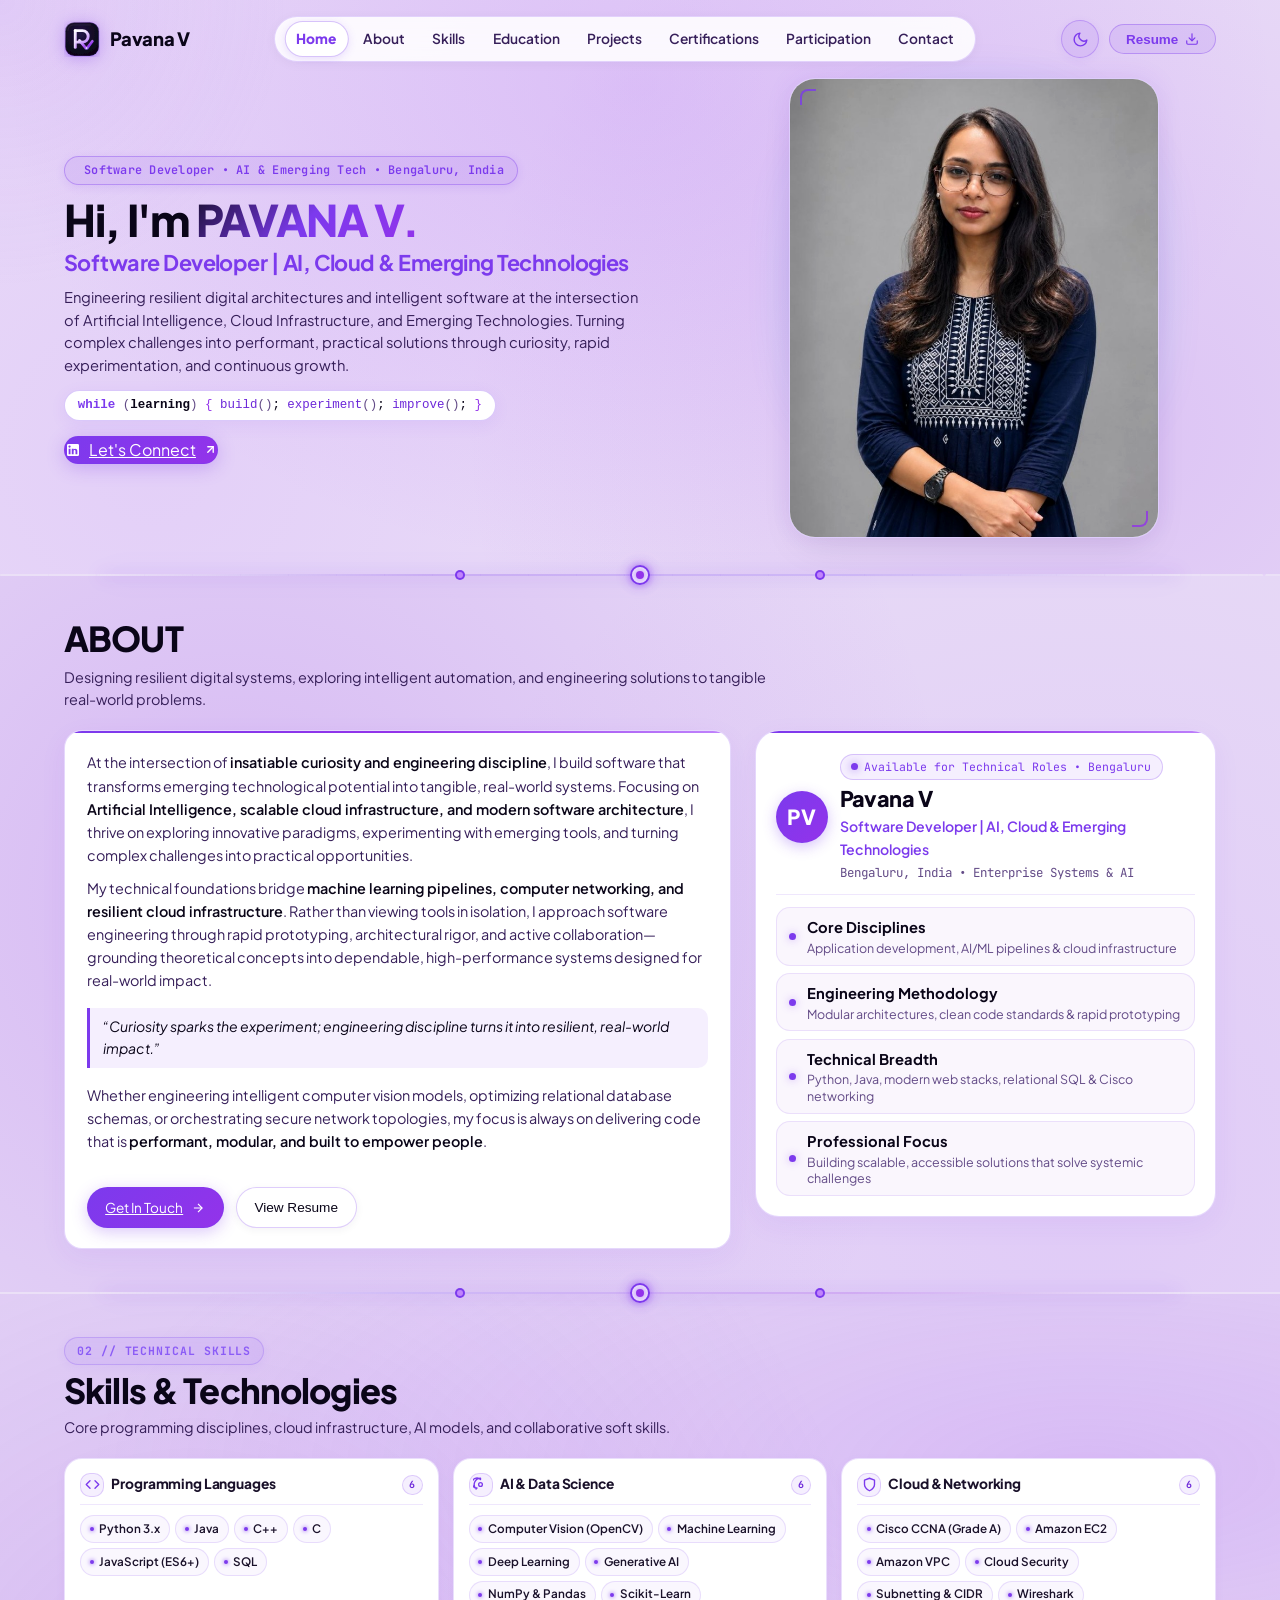
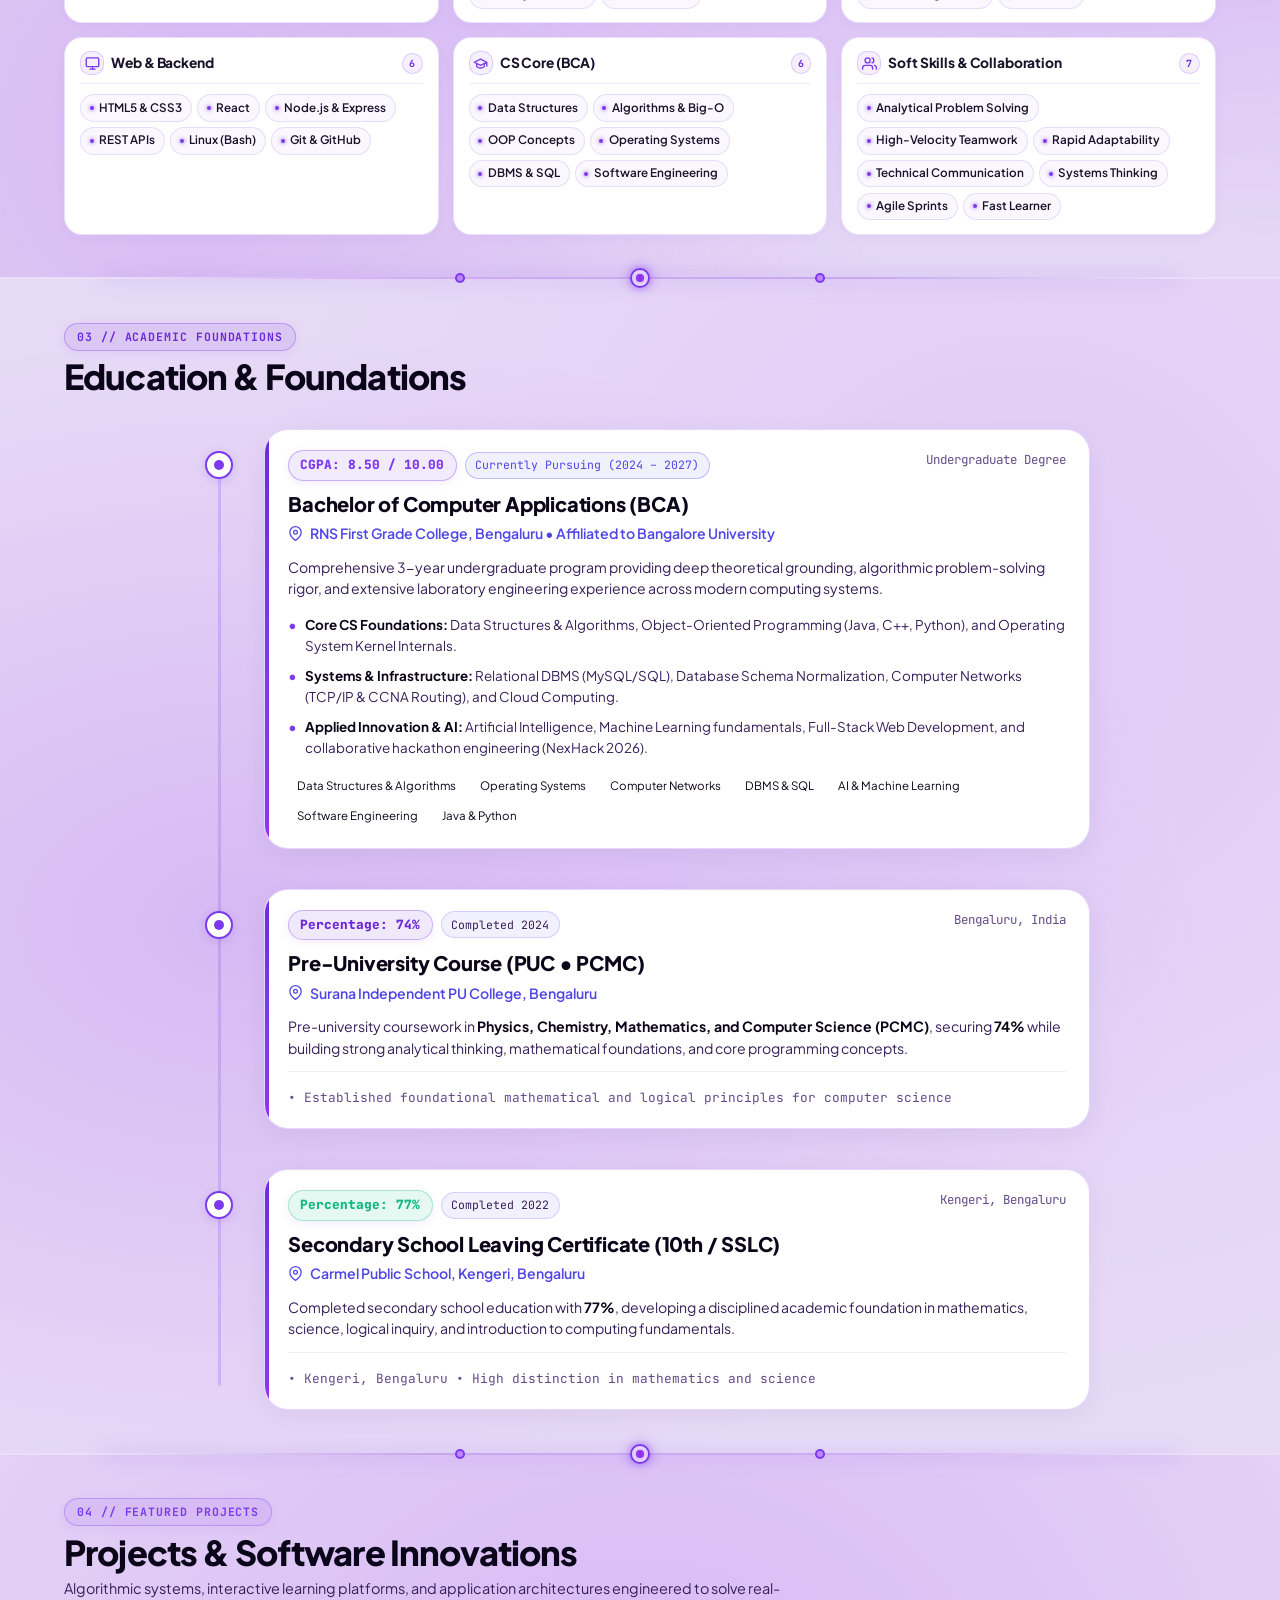
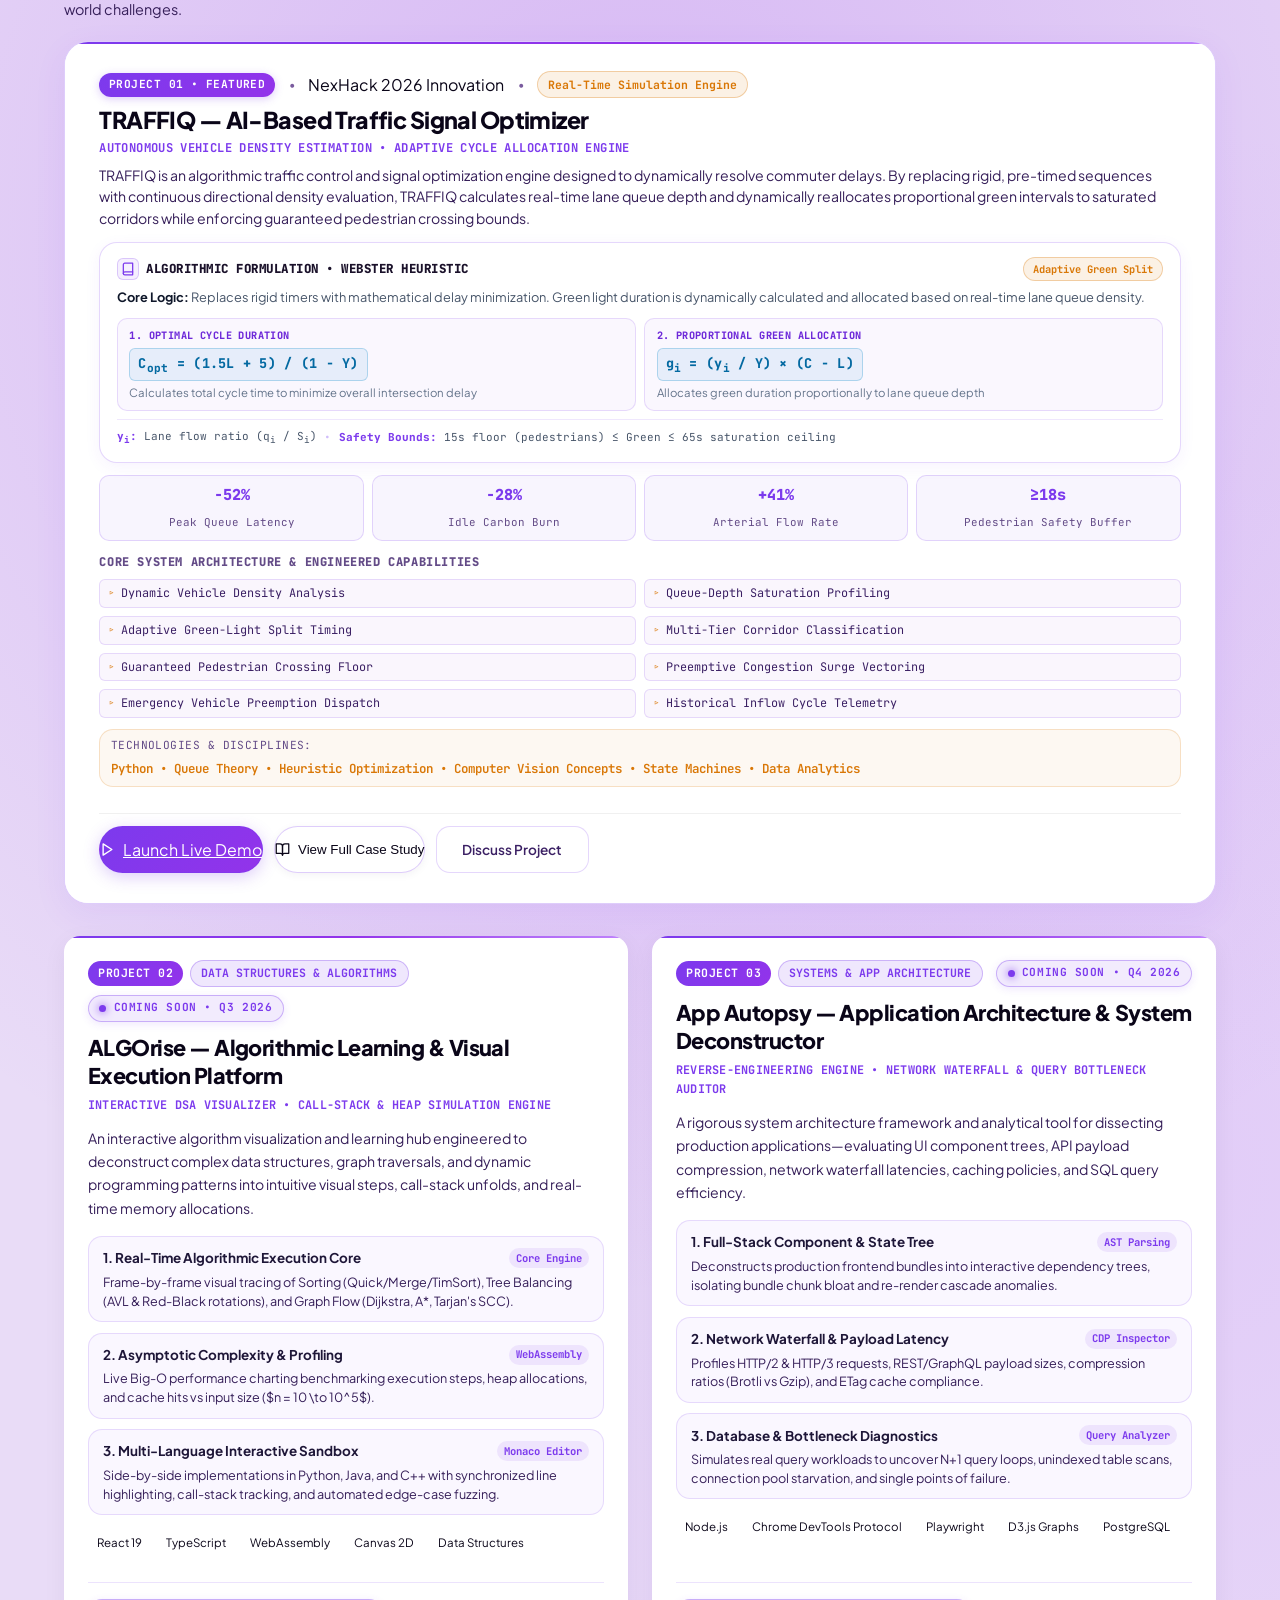
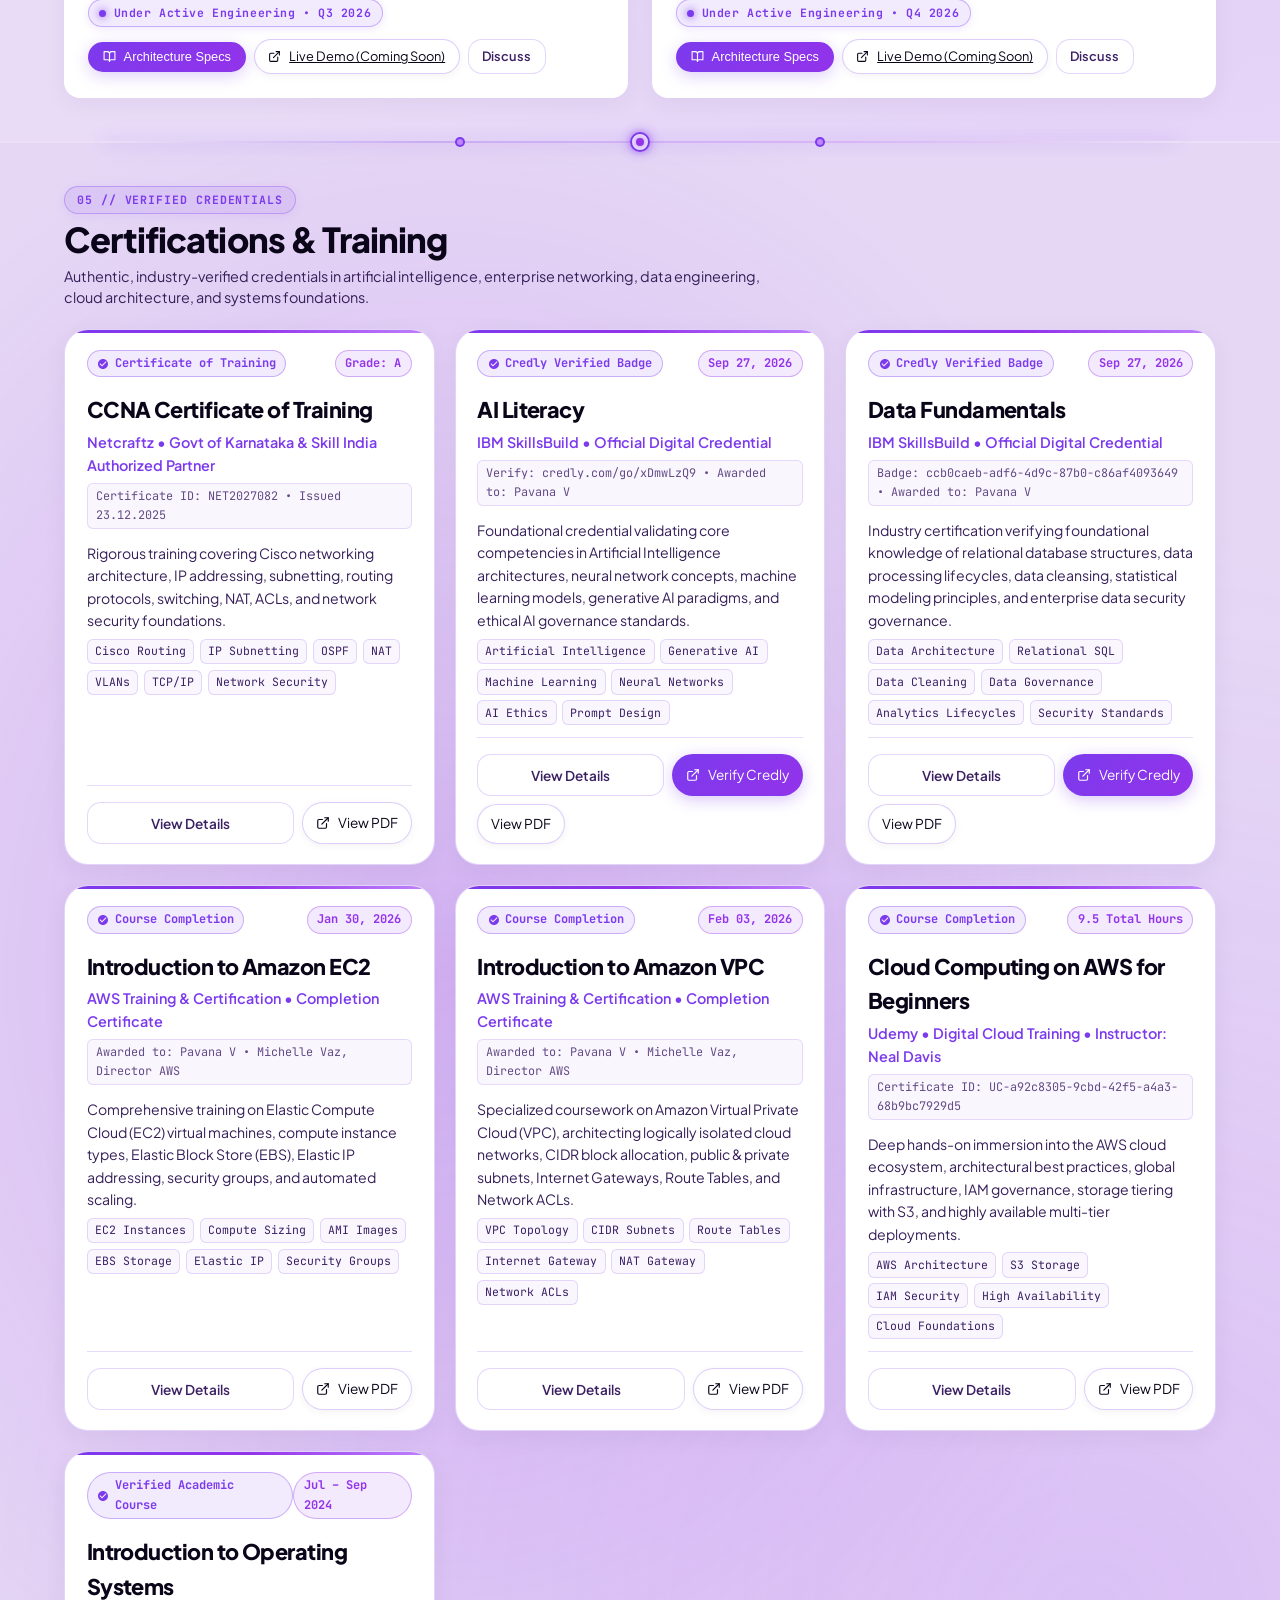
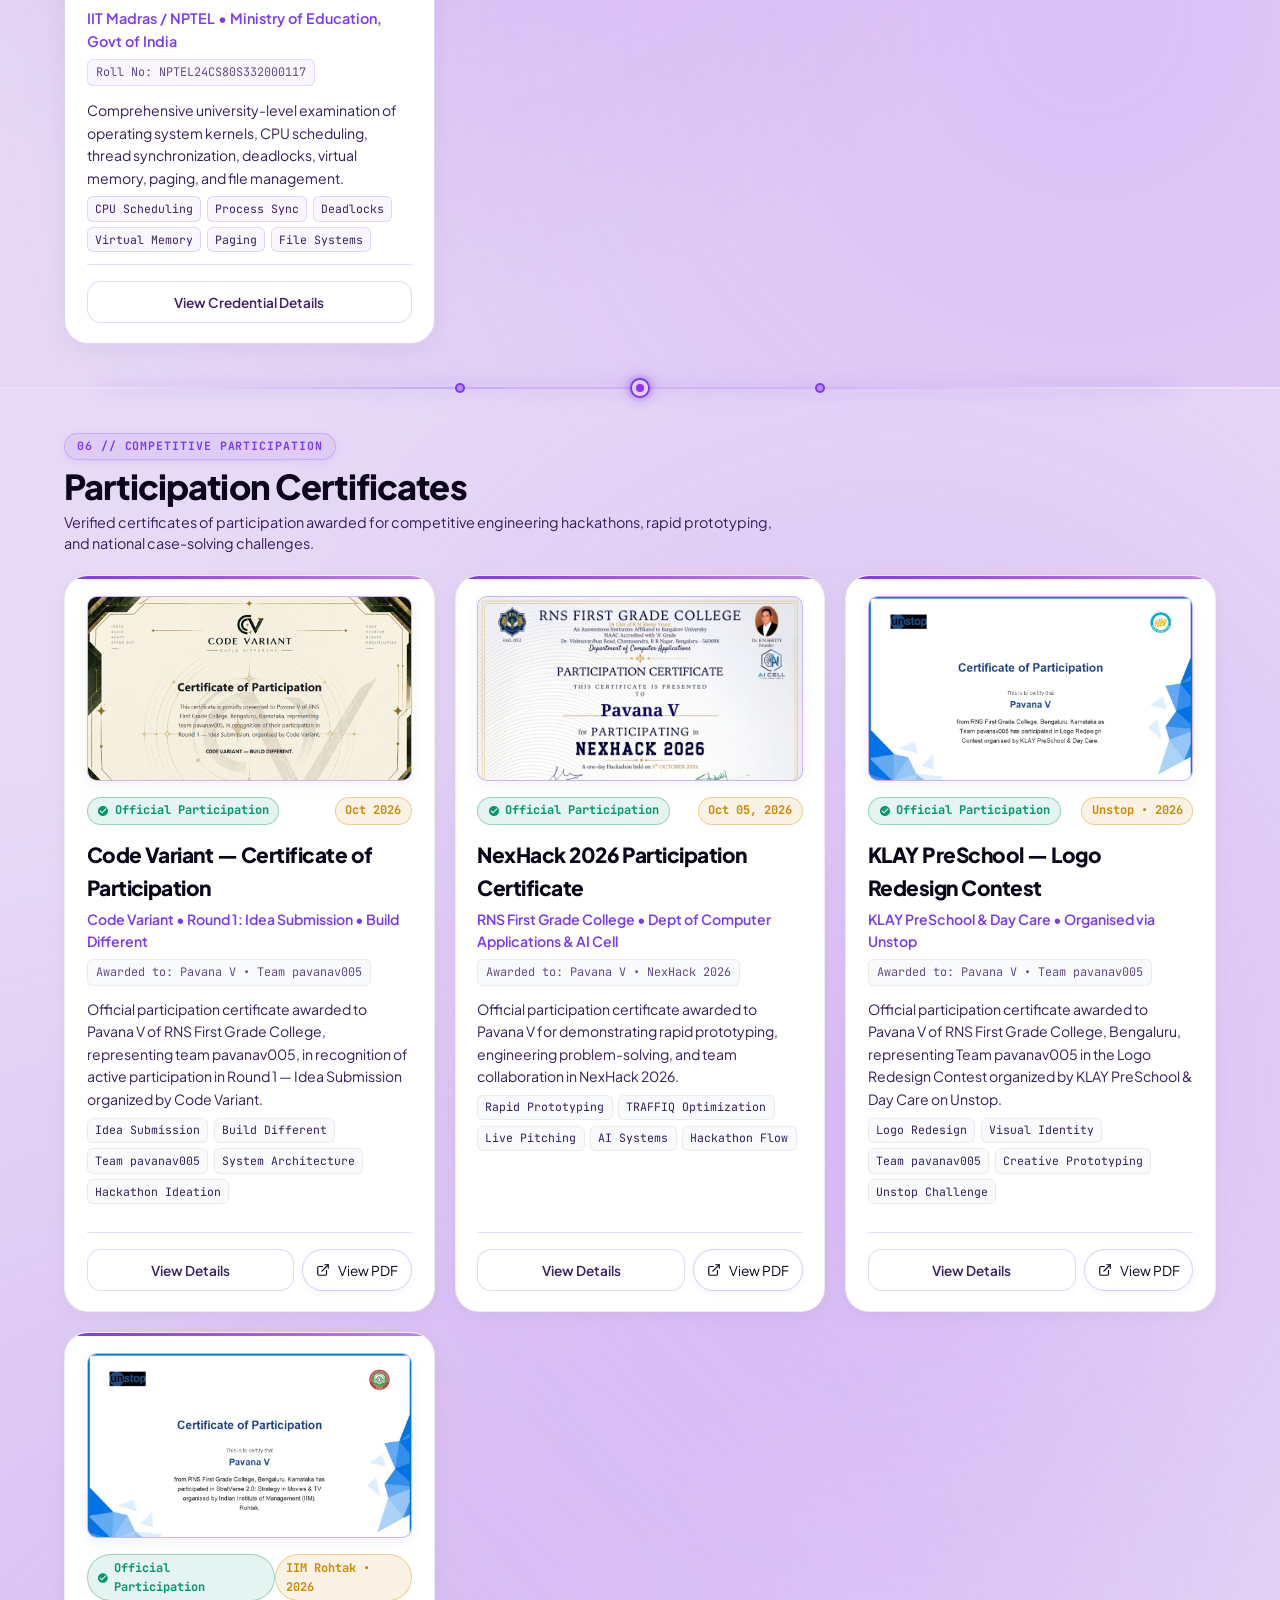
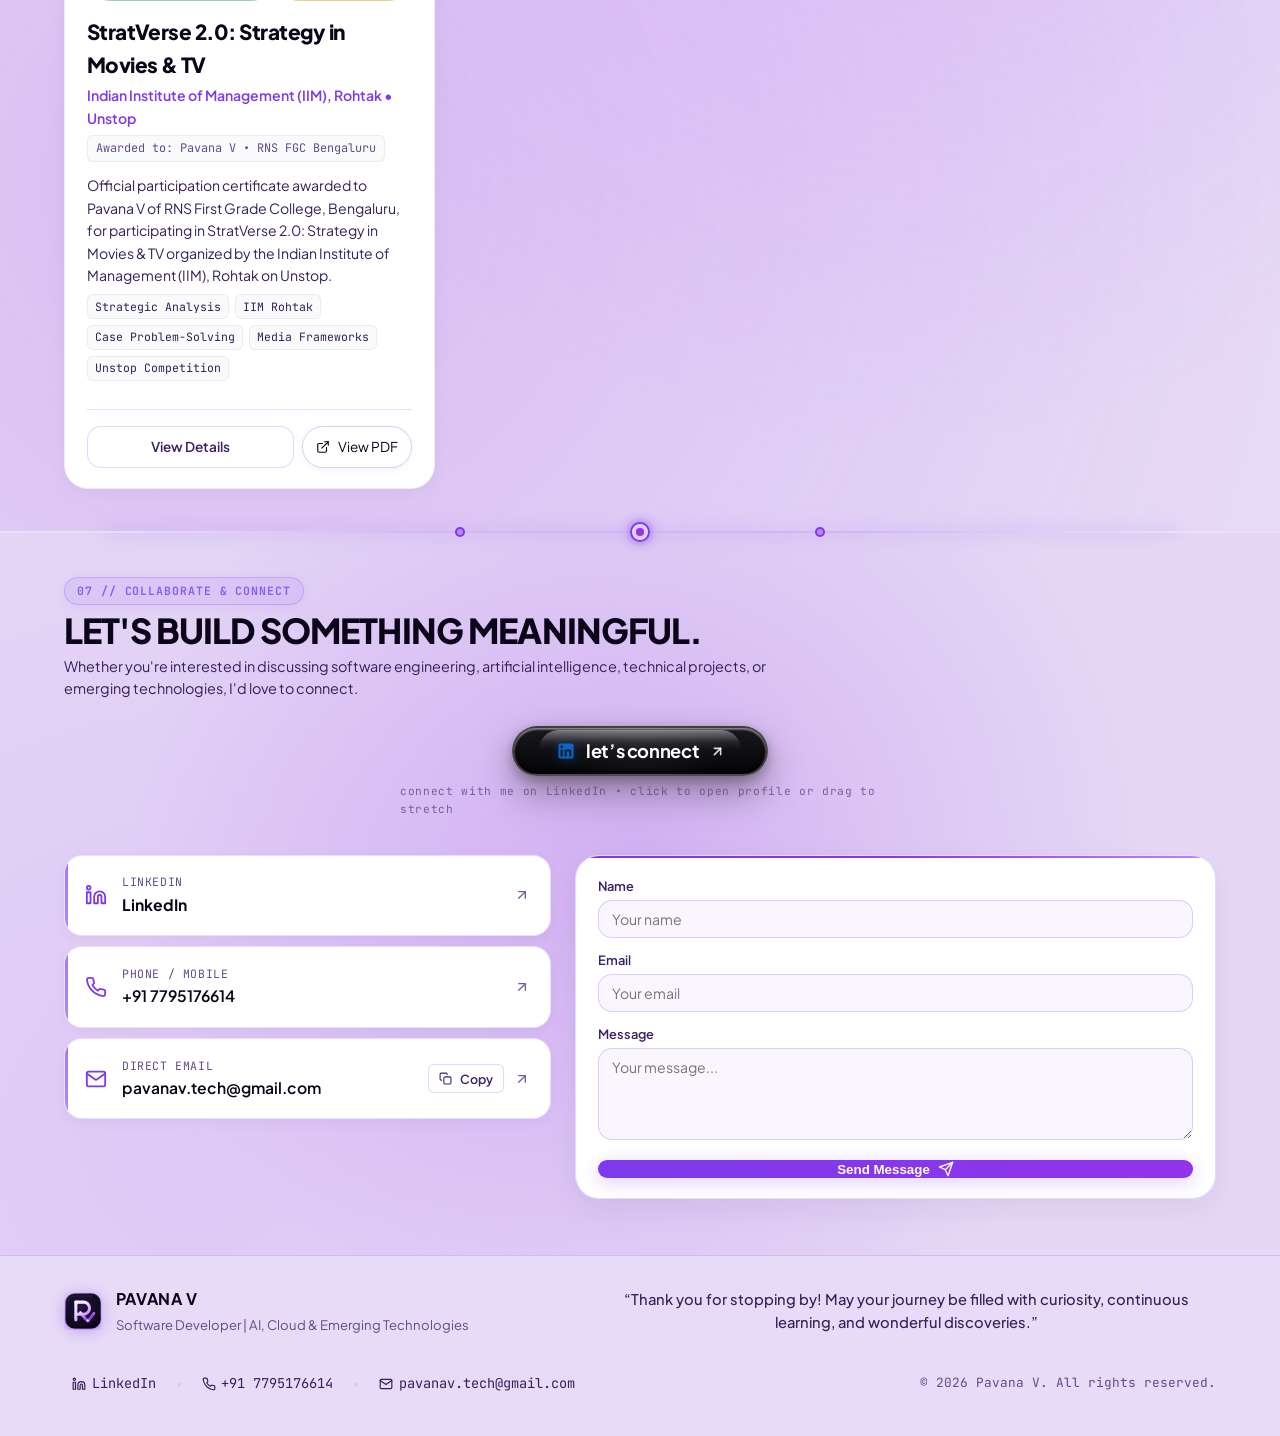
<file: index.html>
<!DOCTYPE html>
<html lang="en" class="has-custom-cursor">
<head>
  <meta charset="UTF-8">
  <meta name="viewport" content="width=device-width, initial-scale=1.0">
  <title>Pavana V | Software Developer | AI, Cloud &amp; Emerging Technologies</title>
  
  <!-- Meta & OpenGraph -->
  <meta name="description" content="Pavana V — Engineering resilient digital architectures and intelligent software at the intersection of Artificial Intelligence, Cloud Infrastructure, and Emerging Technologies.">
  <meta name="keywords" content="Pavana V, Software Developer, AI, Cloud Computing, Emerging Technologies, Bengaluru, Python, Java, Artificial Intelligence, Machine Learning, Data Science, CCNA">
  <meta name="author" content="Pavana V">
  <meta name="theme-color" content="#EBE0F7">

  <!-- OpenGraph Metadata -->
  <meta property="og:type" content="website">
  <meta property="og:title" content="Pavana V | Software Developer | AI, Cloud &amp; Emerging Technologies">
  <meta property="og:description" content="Software Developer | AI, Cloud &amp; Emerging Technologies. Passionate about developing innovative software solutions and turning ideas into practical systems.">

  <!-- Favicon Monogram (Professional Geometric PV Monogram SVG) -->
  <link rel="icon" type="image/svg+xml" href="assets/images/logo-icon.svg?v=2">

  <!-- Stylesheet -->
  <link rel="stylesheet" href="assets/css/style.css?v=71">

  <!-- Anti-Flicker Theme Initializer -->
  <script>
    (function() {
      try {
        const savedTheme = localStorage.getItem('portfolio-theme');
        const theme = savedTheme ? savedTheme : 'light';
        document.documentElement.setAttribute('data-theme', theme);
      } catch(e) {
        document.documentElement.setAttribute('data-theme', 'light');
      }
    })();
  </script>
</head>
<body>

  <!-- Programming-Themed Futuristic Digital Bug Cursor -->
  <canvas id="bug-trail-canvas" class="bug-trail-canvas" aria-hidden="true"></canvas>
  <div id="bug-cursor" class="bug-cursor" aria-hidden="true">
    <div class="bug-cursor-inner">
      <svg class="bug-svg spider-svg" viewBox="0 0 32 32" fill="none" xmlns="http://www.w3.org/2000/svg" aria-hidden="true" focusable="false">
        <defs>
          <!-- Light Mode (Glossy Obsidian Venom Spider) Gradient -->
          <linearGradient id="bug-chassis-dark" x1="16" y1="4" x2="16" y2="29" gradientUnits="userSpaceOnUse">
            <stop stop-color="#282438" />
            <stop offset="55%" stop-color="#14111E" />
            <stop offset="100%" stop-color="#07060C" />
          </linearGradient>

          <!-- Dark Mode (Luminescent Pearl Silver Spider) Gradient -->
          <linearGradient id="bug-chassis-white" x1="16" y1="4" x2="16" y2="29" gradientUnits="userSpaceOnUse">
            <stop stop-color="#FFFFFF" />
            <stop offset="50%" stop-color="#F1F5F9" />
            <stop offset="100%" stop-color="#CBD5E1" />
          </linearGradient>

          <!-- Abdomen Sheen Highlight -->
          <linearGradient id="spider-sheen" x1="12" y1="16" x2="16" y2="26" gradientUnits="userSpaceOnUse">
            <stop stop-color="#FFFFFF" stop-opacity="0.4" />
            <stop offset="100%" stop-color="#FFFFFF" stop-opacity="0" />
          </linearGradient>
        </defs>

        <!-- 8 Slender Articulated Spider Legs (Alternating Tetrapod Scuttle Gait) -->
        <!-- Gait Group A: Left 1, Right 2, Left 3, Right 4 -->
        <g class="bug-leg-group-a spider-leg-group-a">
          <!-- Leg L1 (Front Left) -->
          <path class="bug-leg leg-l1" d="M14 11 Q9 6.5 6 7.5 T3.2 12" stroke-width="0.95" stroke-linecap="round" stroke-linejoin="round" />
          <circle class="bug-joint joint-l1" cx="6" cy="7.5" r="0.6" />

          <!-- Leg R2 (Mid-Front Right) -->
          <path class="bug-leg leg-r2" d="M18 13 Q23.5 10.5 26.5 12.5 T29.2 17" stroke-width="0.95" stroke-linecap="round" stroke-linejoin="round" />
          <circle class="bug-joint joint-r2" cx="26.5" cy="12.5" r="0.6" />

          <!-- Leg L3 (Mid-Rear Left) -->
          <path class="bug-leg leg-l3" d="M14 14.8 Q8.5 16.5 5.5 19.5 T3.2 24.5" stroke-width="0.95" stroke-linecap="round" stroke-linejoin="round" />
          <circle class="bug-joint joint-l3" cx="5.5" cy="19.5" r="0.6" />

          <!-- Leg R4 (Rear Right) -->
          <path class="bug-leg leg-r4" d="M17.5 16.5 Q22.5 20.8 25.2 24.5 T26.8 29" stroke-width="0.95" stroke-linecap="round" stroke-linejoin="round" />
          <circle class="bug-joint joint-r4" cx="25.2" cy="24.5" r="0.6" />
        </g>

        <!-- Gait Group B: Right 1, Left 2, Right 3, Left 4 -->
        <g class="bug-leg-group-b spider-leg-group-b">
          <!-- Leg R1 (Front Right) -->
          <path class="bug-leg leg-r1" d="M18 11 Q23 6.5 26 7.5 T28.8 12" stroke-width="0.95" stroke-linecap="round" stroke-linejoin="round" />
          <circle class="bug-joint joint-r1" cx="26" cy="7.5" r="0.6" />

          <!-- Leg L2 (Mid-Front Left) -->
          <path class="bug-leg leg-l2" d="M14 13 Q8.5 10.5 5.5 12.5 T2.8 17" stroke-width="0.95" stroke-linecap="round" stroke-linejoin="round" />
          <circle class="bug-joint joint-l2" cx="5.5" cy="12.5" r="0.6" />

          <!-- Leg R3 (Mid-Rear Right) -->
          <path class="bug-leg leg-r3" d="M18 14.8 Q23.5 16.5 26.5 19.5 T28.8 24.5" stroke-width="0.95" stroke-linecap="round" stroke-linejoin="round" />
          <circle class="bug-joint joint-r3" cx="26.5" cy="19.5" r="0.6" />

          <!-- Leg L4 (Rear Left) -->
          <path class="bug-leg leg-l4" d="M14.5 16.5 Q9.5 20.8 6.8 24.5 T5.2 29" stroke-width="0.95" stroke-linecap="round" stroke-linejoin="round" />
          <circle class="bug-joint joint-l4" cx="6.8" cy="24.5" r="0.6" />
        </g>

        <!-- Front Needle Fangs / Chelicerae (Sensory Pedipalps) -->
        <path class="spider-pedipalp pedipalp-l" d="M14.5 7.6 Q13.2 4.8 11.8 5.4" stroke-width="0.85" stroke-linecap="round" />
        <circle class="spider-pedipalp-tip" cx="11.8" cy="5.4" r="0.55" />
        <path class="spider-pedipalp pedipalp-r" d="M17.5 7.6 Q18.8 4.8 20.2 5.4" stroke-width="0.85" stroke-linecap="round" />
        <circle class="spider-pedipalp-tip" cx="20.2" cy="5.4" r="0.55" />

        <!-- Slender Aerodynamic Abdomen (Opisthosoma) -->
        <path class="spider-abdomen bug-chassis" d="M16 15.8 C13.5 15.8, 11.4 18.2, 11.4 22 C11.4 25.6, 13.8 28.5, 16 28.5 C18.2 28.5, 20.6 25.6, 20.6 22 C20.6 18.2, 18.5 15.8, 16 15.8 Z" stroke-width="0.85" stroke-linejoin="round" />

        <!-- Abdomen Gloss Sheen Highlight Curve -->
        <path class="spider-sheen-curve" d="M12.8 19 C12.2 21.4, 12.5 24, 13.8 26" stroke="url(#spider-sheen)" stroke-width="0.85" stroke-linecap="round" />

        <!-- Slender Curbed Waist (Pedicel) -->
        <ellipse class="spider-pedicel bug-chassis" cx="16" cy="15.8" rx="1.5" ry="0.9" stroke-width="0.75" />

        <!-- Slender Streamlined Cephalothorax (Prosoma Head Shield) -->
        <path class="spider-head bug-chassis" d="M16 7.2 C13.8 7.2, 13.0 9.2, 13.0 12.2 C13.0 14.8, 14.2 16, 16 16 C17.8 16, 19.0 14.8, 19.0 12.2 C19.0 9.2, 18.2 7.2, 16 7.2 Z" stroke-width="0.85" stroke-linejoin="round" />

        <!-- Slender Spider Hourglass Sigil on Dorsal Abdomen -->
        <path class="spider-sigil" d="M14.8 19.6 L17.2 19.6 L16 21.6 Z M16 22.2 L14.5 24.5 L17.5 24.5 Z" stroke-width="0.45" stroke-linejoin="round" />

        <!-- Central Glowing Venom Core -->
        <circle class="bug-core spider-core" cx="16" cy="22.1" r="1.0" />
        <circle class="bug-core-dot spider-core-dot" cx="16" cy="22.1" r="0.45" />

        <!-- Cluster of Spider Eyes (Ocelli) -->
        <!-- 2 Primary Median Frontal Eyes -->
        <circle class="bug-sensor-eye spider-eye eye-p1" cx="14.8" cy="9.2" r="0.95" />
        <circle class="bug-sensor-eye spider-eye eye-p2" cx="17.2" cy="9.2" r="0.95" />
        <!-- 2 Lateral Secondary Eyes -->
        <circle class="bug-sensor-eye spider-eye eye-s1" cx="13.7" cy="10.5" r="0.6" />
        <circle class="bug-sensor-eye spider-eye eye-s2" cx="18.3" cy="10.5" r="0.6" />
        <!-- 2 Posterior Secondary Eyes -->
        <circle class="bug-sensor-eye spider-eye eye-t1" cx="15.0" cy="11.2" r="0.5" />
        <circle class="bug-sensor-eye spider-eye eye-t2" cx="17.0" cy="11.2" r="0.5" />

        <!-- Specular Catchlights -->
        <circle cx="14.5" cy="8.9" r="0.32" fill="#FFFFFF" />
        <circle cx="16.9" cy="8.9" r="0.32" fill="#FFFFFF" />
      </svg>

      <!-- Inspection Scanner Reticle HUD (Projects during project card hover) -->
      <div class="bug-scanner-hud" aria-hidden="true">
        <span id="bug-status-tag" class="bug-status-tag"></span>
      </div>
    </div>
  </div>


  <!-- Fine Technology Grid Overlay -->
  <div class="tech-grid-overlay" aria-hidden="true"></div>

  <!-- Scroll Progress Indicator -->
  <div id="scroll-progress" aria-hidden="true"></div>

  <!-- Ambient Background Particle Canvas -->
  <canvas id="ambient-canvas" aria-hidden="true"></canvas>

  <!-- Interactive Mouse Spotlight Glow -->
  <div id="mouse-spotlight" aria-hidden="true"></div>

  <!-- ==========================================================================
       STICKY MODERN NAVIGATION
       ========================================================================== -->
  <header class="sticky-nav-header" role="banner">
    <div class="site-container nav-inner">
      
      <!-- Brand Logo / Monogram -->
      <a href="#home" class="nav-brand" aria-label="Pavana V Home">
        <div class="nav-brand-logo-wrap">
          <img src="assets/images/logo-icon.svg?v=2" width="36" height="36" alt="Pavana V Logo" class="nav-brand-logo-img">
        </div>
        <span>Pavana V</span>
      </a>

      <!-- Desktop Navigation Menu -->
      <nav class="nav-desktop-menu" aria-label="Main Navigation">
        <div class="nav-active-indicator" aria-hidden="true"></div>
        <a href="#home" class="nav-link is-active">Home</a>
        <a href="#about" class="nav-link">About</a>
        <a href="#skills" class="nav-link">Skills</a>
        <a href="#education" class="nav-link">Education</a>
        <a href="#projects" class="nav-link">Projects</a>
        <a href="#certifications" class="nav-link">Certifications</a>
        <a href="#participation" class="nav-link">Participation</a>
        <a href="#contact" class="nav-link">Contact</a>
      </nav>

      <!-- Right Action CTA: Theme Switcher & Resume -->
      <div class="nav-action-wrapper">
        <!-- Theme Toggle Switcher (Light Purplish / "Lil Dark" Purple) -->
        <button id="theme-toggle-btn" class="theme-toggle-btn btn-magnetic" type="button" aria-label="Toggle dark and light theme" title="Toggle Theme (Light Purplish / Lil Dark)">
          <span class="theme-icon-light" aria-hidden="true">
            <!-- Moon icon (when in light mode, click to switch to dark) -->
            <svg width="17" height="17" viewBox="0 0 24 24" fill="none" stroke="currentColor" stroke-width="2" stroke-linecap="round" stroke-linejoin="round" aria-hidden="true" focusable="false"><path d="M21 12.79A9 9 0 1 1 11.21 3 7 7 0 0 0 21 12.79z"/></svg>
          </span>
          <span class="theme-icon-dark" aria-hidden="true">
            <!-- Sun icon (when in dark mode, click to switch to light) -->
            <svg width="17" height="17" viewBox="0 0 24 24" fill="none" stroke="currentColor" stroke-width="2" stroke-linecap="round" stroke-linejoin="round" aria-hidden="true" focusable="false"><circle cx="12" cy="12" r="5"/><line x1="12" y1="1" x2="12" y2="3"/><line x1="12" y1="21" x2="12" y2="23"/><line x1="4.22" y1="4.22" x2="5.64" y2="5.64"/><line x1="18.36" y1="18.36" x2="19.78" y2="19.78"/><line x1="1" y1="12" x2="3" y2="12"/><line x1="21" y1="12" x2="23" y2="12"/><line x1="4.22" y1="19.78" x2="5.64" y2="18.36"/><line x1="18.36" y1="5.64" x2="19.78" y2="4.22"/></svg>
          </span>
        </button>

        <button class="btn-nav-resume btn-magnetic" data-modal-open="resume-modal" aria-label="Open Resume Modal">
          <span>Resume</span>
          <svg class="btn-icon" width="14" height="14" viewBox="0 0 24 24" fill="none" stroke="currentColor" stroke-width="2" stroke-linecap="round" stroke-linejoin="round" aria-hidden="true" focusable="false"><path d="M21 15v4a2 2 0 0 1-2 2H5a2 2 0 0 1-2-2v-4"/><polyline points="7 10 12 15 17 10"/><line x1="12" y1="15" x2="12" y2="3"/></svg>
        </button>

        <!-- Mobile Menu Hamburger Button -->
        <button id="mobile-nav-toggle" class="mobile-toggle-btn" aria-label="Toggle Mobile Menu" aria-expanded="false">
          <svg width="22" height="22" viewBox="0 0 24 24" fill="none" stroke="currentColor" stroke-width="2" stroke-linecap="round" stroke-linejoin="round" aria-hidden="true" focusable="false"><line x1="3" y1="12" x2="21" y2="12"/><line x1="3" y1="6" x2="21" y2="6"/><line x1="3" y1="18" x2="21" y2="18"/></svg>
        </button>
      </div>

    </div>

    <!-- Mobile Horizontal Quick Section Navigation Pills -->
    <nav class="mobile-quick-pills" aria-label="Quick Section Navigation">
      <a href="#about" class="quick-pill">About</a>
      <a href="#skills" class="quick-pill">Skills</a>
      <a href="#education" class="quick-pill">Education</a>
      <a href="#projects" class="quick-pill">Projects</a>
      <a href="#certifications" class="quick-pill">Certifications</a>
      <a href="#participation" class="quick-pill">Hackathons</a>
      <a href="#contact" class="quick-pill">Contact</a>
    </nav>
  </header>

  <!-- Mobile Navigation Drawer -->
  <div id="mobile-drawer-backdrop" class="mobile-drawer-backdrop" aria-hidden="true"></div>
  <aside id="mobile-drawer" class="mobile-drawer" role="dialog" aria-label="Mobile Menu" aria-modal="true">
    <div class="mobile-drawer-header">
      <div class="nav-brand">
        <div class="nav-brand-logo-wrap">
          <img src="assets/images/logo-icon.svg?v=2" width="32" height="32" alt="Pavana V Logo" class="nav-brand-logo-img">
        </div>
        <span>Pavana V</span>
      </div>
      <div style="display: flex; align-items: center; gap: 0.5rem;">
        <button id="mobile-theme-toggle-btn" class="theme-toggle-btn" type="button" aria-label="Toggle dark and light theme" title="Toggle Theme">
          <span class="theme-icon-light" aria-hidden="true">
            <svg width="17" height="17" viewBox="0 0 24 24" fill="none" stroke="currentColor" stroke-width="2" stroke-linecap="round" stroke-linejoin="round" aria-hidden="true" focusable="false"><path d="M21 12.79A9 9 0 1 1 11.21 3 7 7 0 0 0 21 12.79z"/></svg>
          </span>
          <span class="theme-icon-dark" aria-hidden="true">
            <svg width="17" height="17" viewBox="0 0 24 24" fill="none" stroke="currentColor" stroke-width="2" stroke-linecap="round" stroke-linejoin="round" aria-hidden="true" focusable="false"><circle cx="12" cy="12" r="5"/><line x1="12" y1="1" x2="12" y2="3"/><line x1="12" y1="21" x2="12" y2="23"/><line x1="4.22" y1="4.22" x2="5.64" y2="5.64"/><line x1="18.36" y1="18.36" x2="19.78" y2="19.78"/><line x1="1" y1="12" x2="3" y2="12"/><line x1="21" y1="12" x2="23" y2="12"/><line x1="4.22" y1="19.78" x2="5.64" y2="18.36"/><line x1="18.36" y1="5.64" x2="19.78" y2="4.22"/></svg>
          </span>
        </button>
        <button class="mobile-drawer-close" data-modal-close aria-label="Close Menu">
          <svg width="20" height="20" viewBox="0 0 24 24" fill="none" stroke="currentColor" stroke-width="2" aria-hidden="true" focusable="false"><line x1="18" y1="6" x2="6" y2="18"/><line x1="6" y1="6" x2="18" y2="18"/></svg>
        </button>
      </div>
    </div>
    <nav class="mobile-nav-links">
      <a href="#home" class="mobile-nav-link">Home</a>
      <a href="#about" class="mobile-nav-link">About</a>
      <a href="#skills" class="mobile-nav-link">Skills</a>
      <a href="#education" class="mobile-nav-link">Education</a>
      <a href="#projects" class="mobile-nav-link">Projects</a>
      <a href="#certifications" class="mobile-nav-link">Certifications</a>
      <a href="#participation" class="mobile-nav-link">Participation</a>
      <a href="#contact" class="mobile-nav-link">Contact</a>
    </nav>
    <div class="mobile-drawer-footer">
      <button class="btn-primary" style="width: 100%; justify-content: center;" data-modal-open="resume-modal">
        <span>View Resume</span>
      </button>
    </div>
  </aside>

  <main id="main-content">
<section id="home" class="hero-section">
      <div id="hero" aria-hidden="true"></div>
      <div class="site-container">
        <div class="hero-grid">
          
          <!-- Left Column: Typography & Vibe-Coding Elements -->
          <div class="hero-content">
            <div class="hero-header-row">
              <div class="hero-header-text">
                <div class="hero-badge-pill hero-animate-badge">
                  <span class="pulse-dot"></span>
                  <span>Software Developer &bull; AI &amp; Emerging Tech &bull; Bengaluru, India</span>
                </div>

                <h1 class="hero-main-title hero-animate-name">
                  Hi, I'm <span class="hero-name-gradient">PAVANA V.</span>
                </h1>

                <h2 class="hero-subtitle-role hero-animate-title">
                  Software Developer | AI, Cloud &amp; Emerging Technologies
                </h2>
              </div>

              <!-- Compact Mobile Photo (Preserves Laptop Side-by-Side Composition on Mobile) -->
              <div class="hero-photo-mobile hero-photo-showcase" aria-hidden="true">
                <div class="hero-photo-ambient-glow"></div>
                <div class="hero-photo-frame">
                  <div class="photo-corner photo-corner-tl"></div>
                  <div class="photo-corner photo-corner-br"></div>
                  <img src="assets/images/pavana.jpg" 
                       alt="Pavana V - Portrait" 
                       class="hero-profile-photo-img" 
                       loading="eager"
                       width="682"
                       height="1024">
                </div>
              </div>
            </div>

            <p class="hero-supporting-text hero-animate-desc">
              Engineering resilient digital architectures and intelligent software at the intersection of Artificial Intelligence, Cloud Infrastructure, and Emerging Technologies. Turning complex challenges into performant, practical solutions through curiosity, rapid experimentation, and continuous growth.
            </p>

            <div class="hero-code-loop hero-animate-motto" aria-label="while learning code loop">
              <code><span class="code-kw">while</span> <span class="code-paren">(</span><span class="code-var">learning</span><span class="code-paren">)</span> <span class="code-brace">{</span> <span class="code-fn">build</span><span class="code-paren">()</span>; <span class="code-fn">experiment</span><span class="code-paren">()</span>; <span class="code-fn">improve</span><span class="code-paren">()</span>; <span class="code-brace">}</span></code>
            </div>

            <!-- Hero Action CTA -->
            <div class="hero-cta-group hero-animate-cta">
              <a href="https://www.linkedin.com/in/pavanav" target="_blank" rel="noopener noreferrer" class="btn-primary btn-magnetic" aria-label="Let's Connect on LinkedIn - opens Pavana V's LinkedIn profile in a new tab">
                <svg class="btn-icon" width="16" height="16" viewBox="0 0 24 24" fill="currentColor" aria-hidden="true" focusable="false"><path d="M19 3a2 2 0 0 1 2 2v14a2 2 0 0 1-2 2H5a2 2 0 0 1-2-2V5a2 2 0 0 1 2-2h14m-.5 15.5v-5.3a3.26 3.26 0 0 0-3.26-3.26c-.85 0-1.84.52-2.28 1.3v-1.11h-2.79v8.37h2.79v-4.93c0-.77.62-1.4 1.39-1.4a1.4 1.4 0 0 1 1.4 1.4v4.93h2.75M6.88 8.56a1.68 1.68 0 0 0 1.68-1.68c0-.93-.75-1.69-1.68-1.69a1.69 1.69 0 0 0-1.69 1.69c0 .93.76 1.68 1.69 1.68m1.39 9.94v-8.37H5.5v8.37h2.77z"/></svg>
                <span>Let's Connect</span>
                <svg class="btn-icon" width="13" height="13" viewBox="0 0 24 24" fill="none" stroke="currentColor" stroke-width="2.5" stroke-linecap="round" stroke-linejoin="round" aria-hidden="true" focusable="false"><line x1="7" y1="17" x2="17" y2="7"/><polyline points="7 7 17 7 17 17"/></svg>
              </a>
            </div>
          </div>

          <!-- Right Column: Profile Photo with Futuristic Vibe-Coding Frame (Desktop/Laptop) -->
          <div class="hero-photo-column hero-desktop-photo hero-animate-visual">
            <div class="hero-photo-showcase tilt-card">
              <div class="hero-photo-ambient-glow" aria-hidden="true"></div>
              <div class="hero-photo-frame">
                <!-- Tech corner accents -->
                <div class="photo-corner photo-corner-tl" aria-hidden="true"></div>
                <div class="photo-corner photo-corner-br" aria-hidden="true"></div>

                <!-- Profile Photo -->
                <img src="assets/images/pavana.jpg" 
                     alt="Pavana V - Software Developer | AI, Cloud &amp; Emerging Technologies" 
                     class="hero-profile-photo-img" 
                     loading="eager"
                     width="682"
                     height="1024">
              </div>
            </div>
          </div>

        </div>
      </div>
    </section>
    <div class="section-divider-line" aria-hidden="true"></div>
<div class="section-divider-glow divider-hero-about" aria-hidden="true"></div>

<section id="about" class="section-py">
      <div class="site-container">
        
        <div class="section-header reveal-init">
          <h2 class="section-title" style="margin-bottom: 0.5rem;">ABOUT</h2>
          <p class="section-subtitle">Designing resilient digital systems, exploring intelligent automation, and engineering solutions to tangible real-world problems.</p>
        </div>

        <div class="about-split-grid">
          
          <!-- Narrative Column -->
          <div class="about-narrative-card reveal-init">
            <p>
              At the intersection of <strong>insatiable curiosity and engineering discipline</strong>, I build software that transforms emerging technological potential into tangible, real-world systems. Focusing on <strong>Artificial Intelligence, scalable cloud infrastructure, and modern software architecture</strong>, I thrive on exploring innovative paradigms, experimenting with emerging tools, and turning complex challenges into practical opportunities.
            </p>

            <p>
              My technical foundations bridge <strong>machine learning pipelines, computer networking, and resilient cloud infrastructure</strong>. Rather than viewing tools in isolation, I approach software engineering through rapid prototyping, architectural rigor, and active collaboration—grounding theoretical concepts into dependable, high-performance systems designed for real-world impact.
            </p>

            <div class="about-callout-quote">
              &ldquo;Curiosity sparks the experiment; engineering discipline turns it into resilient, real-world impact.&rdquo;
            </div>

            <p>
              Whether engineering intelligent computer vision models, optimizing relational database schemas, or orchestrating secure network topologies, my focus is always on delivering code that is <strong>performant, modular, and built to empower people</strong>.
            </p>

            <div style="margin-top: 1.5rem; display: flex; gap: 0.75rem; flex-wrap: wrap;">
              <a href="#contact" class="btn-primary" style="font-size: 0.85rem; padding: 0.55rem 1.1rem;">
                <span>Get In Touch</span>
                <svg class="btn-icon" width="14" height="14" viewBox="0 0 24 24" fill="none" stroke="currentColor" stroke-width="2" aria-hidden="true" focusable="false"><line x1="5" y1="12" x2="19" y2="12"/><polyline points="12 5 19 12 12 19"/></svg>
              </a>
              <button class="btn-secondary" data-modal-open="resume-modal" style="font-size: 0.85rem; padding: 0.55rem 1.1rem;">
                <span>View Resume</span>
              </button>
            </div>
          </div>

          <!-- Digital Identity Profile Card -->
          <div class="identity-profile-card tilt-card reveal-init">
            
            <div class="identity-header">
              <div class="identity-avatar" aria-hidden="true">
                PV
              </div>
              <div class="identity-header-text">
                <div class="identity-role-badge">
                  <span class="status-beacon"></span>
                  <span>Available for Technical Roles &bull; Bengaluru</span>
                </div>
                <h3 class="identity-name">Pavana V</h3>
                <p class="identity-role-title">Software Developer | AI, Cloud &amp; Emerging Technologies</p>
                <p class="identity-meta-location">Bengaluru, India &bull; Enterprise Systems &amp; AI</p>
              </div>
            </div>

            <div class="identity-traits-list">
              <div class="identity-trait-item">
                <span class="trait-bullet-dot"></span>
                <div class="trait-text-wrap">
                  <strong class="trait-title">Core Disciplines</strong>
                  <span class="trait-desc">Application development, AI/ML pipelines &amp; cloud infrastructure</span>
                </div>
              </div>

              <div class="identity-trait-item">
                <span class="trait-bullet-dot"></span>
                <div class="trait-text-wrap">
                  <strong class="trait-title">Engineering Methodology</strong>
                  <span class="trait-desc">Modular architectures, clean code standards &amp; rapid prototyping</span>
                </div>
              </div>

              <div class="identity-trait-item">
                <span class="trait-bullet-dot"></span>
                <div class="trait-text-wrap">
                  <strong class="trait-title">Technical Breadth</strong>
                  <span class="trait-desc">Python, Java, modern web stacks, relational SQL &amp; Cisco networking</span>
                </div>
              </div>

              <div class="identity-trait-item">
                <span class="trait-bullet-dot"></span>
                <div class="trait-text-wrap">
                  <strong class="trait-title">Professional Focus</strong>
                  <span class="trait-desc">Building scalable, accessible solutions that solve systemic challenges</span>
                </div>
              </div>
            </div>
          </div>

        </div>

      </div>
    </section>

    <div class="section-divider-glow divider-about-skills" aria-hidden="true"></div>

    <section id="skills" class="section-py">
      <div class="site-container">
        
        <div class="section-header reveal-init">
          <span class="section-eyebrow">02 // TECHNICAL SKILLS</span>
          <h2 class="section-title">Skills &amp; Technologies</h2>
          <p class="section-subtitle">Core programming disciplines, cloud infrastructure, AI models, and collaborative soft skills.</p>
        </div>

        <!-- Small & Compact Clean Skills Architecture -->
        <div class="skills-clean-grid reveal-init">
          <div class="skill-clean-card">
            <div class="skill-clean-header">
              <div class="skill-title-group">
                <span class="skill-clean-icon" aria-hidden="true"><svg width="15" height="15" viewBox="0 0 24 24" fill="none" stroke="currentColor" stroke-width="2.2" stroke-linecap="round" stroke-linejoin="round"><polyline points="16 18 22 12 16 6"/><polyline points="8 6 2 12 8 18"/></svg></span>
                <h3 class="skill-clean-title">Programming Languages</h3>
              </div>
              <span class="skill-count-badge">6</span>
            </div>
            <div class="skill-clean-chips">
              <span class="clean-chip"><span class="chip-accent-dot"></span>Python 3.x</span>
              <span class="clean-chip"><span class="chip-accent-dot"></span>Java</span>
              <span class="clean-chip"><span class="chip-accent-dot"></span>C++</span>
              <span class="clean-chip"><span class="chip-accent-dot"></span>C</span>
              <span class="clean-chip"><span class="chip-accent-dot"></span>JavaScript (ES6+)</span>
              <span class="clean-chip"><span class="chip-accent-dot"></span>SQL</span>
            </div>
          </div>
          <div class="skill-clean-card">
            <div class="skill-clean-header">
              <div class="skill-title-group">
                <span class="skill-clean-icon" aria-hidden="true"><svg width="15" height="15" viewBox="0 0 24 24" fill="none" stroke="currentColor" stroke-width="2.2" stroke-linecap="round" stroke-linejoin="round"><circle cx="12" cy="12" r="3"/><path d="M12 2a10 10 0 0 0-7.07 17.07l1.41-1.41A8 8 0 1 1 12 4z"/></svg></span>
                <h3 class="skill-clean-title">AI & Data Science</h3>
              </div>
              <span class="skill-count-badge">6</span>
            </div>
            <div class="skill-clean-chips">
              <span class="clean-chip"><span class="chip-accent-dot"></span>Computer Vision (OpenCV)</span>
              <span class="clean-chip"><span class="chip-accent-dot"></span>Machine Learning</span>
              <span class="clean-chip"><span class="chip-accent-dot"></span>Deep Learning</span>
              <span class="clean-chip"><span class="chip-accent-dot"></span>Generative AI</span>
              <span class="clean-chip"><span class="chip-accent-dot"></span>NumPy & Pandas</span>
              <span class="clean-chip"><span class="chip-accent-dot"></span>Scikit-Learn</span>
            </div>
          </div>
          <div class="skill-clean-card">
            <div class="skill-clean-header">
              <div class="skill-title-group">
                <span class="skill-clean-icon" aria-hidden="true"><svg width="15" height="15" viewBox="0 0 24 24" fill="none" stroke="currentColor" stroke-width="2.2" stroke-linecap="round" stroke-linejoin="round"><path d="M12 22s8-4 8-10V5l-8-3-8 3v7c0 6 8 10 8 10z"/></svg></span>
                <h3 class="skill-clean-title">Cloud & Networking</h3>
              </div>
              <span class="skill-count-badge">6</span>
            </div>
            <div class="skill-clean-chips">
              <span class="clean-chip"><span class="chip-accent-dot"></span>Cisco CCNA (Grade A)</span>
              <span class="clean-chip"><span class="chip-accent-dot"></span>Amazon EC2</span>
              <span class="clean-chip"><span class="chip-accent-dot"></span>Amazon VPC</span>
              <span class="clean-chip"><span class="chip-accent-dot"></span>Cloud Security</span>
              <span class="clean-chip"><span class="chip-accent-dot"></span>Subnetting & CIDR</span>
              <span class="clean-chip"><span class="chip-accent-dot"></span>Wireshark</span>
            </div>
          </div>
          <div class="skill-clean-card">
            <div class="skill-clean-header">
              <div class="skill-title-group">
                <span class="skill-clean-icon" aria-hidden="true"><svg width="15" height="15" viewBox="0 0 24 24" fill="none" stroke="currentColor" stroke-width="2.2" stroke-linecap="round" stroke-linejoin="round"><rect x="2" y="3" width="20" height="14" rx="2" ry="2"/><line x1="8" y1="21" x2="16" y2="21"/><line x1="12" y1="17" x2="12" y2="21"/></svg></span>
                <h3 class="skill-clean-title">Web & Backend</h3>
              </div>
              <span class="skill-count-badge">6</span>
            </div>
            <div class="skill-clean-chips">
              <span class="clean-chip"><span class="chip-accent-dot"></span>HTML5 & CSS3</span>
              <span class="clean-chip"><span class="chip-accent-dot"></span>React</span>
              <span class="clean-chip"><span class="chip-accent-dot"></span>Node.js & Express</span>
              <span class="clean-chip"><span class="chip-accent-dot"></span>REST APIs</span>
              <span class="clean-chip"><span class="chip-accent-dot"></span>Linux (Bash)</span>
              <span class="clean-chip"><span class="chip-accent-dot"></span>Git & GitHub</span>
            </div>
          </div>
          <div class="skill-clean-card">
            <div class="skill-clean-header">
              <div class="skill-title-group">
                <span class="skill-clean-icon" aria-hidden="true"><svg width="15" height="15" viewBox="0 0 24 24" fill="none" stroke="currentColor" stroke-width="2.2" stroke-linecap="round" stroke-linejoin="round"><path d="M22 10v6M2 10l10-5 10 5-10 5z"/><path d="M6 12v5c3 3 9 3 12 0v-5"/></svg></span>
                <h3 class="skill-clean-title">CS Core (BCA)</h3>
              </div>
              <span class="skill-count-badge">6</span>
            </div>
            <div class="skill-clean-chips">
              <span class="clean-chip"><span class="chip-accent-dot"></span>Data Structures</span>
              <span class="clean-chip"><span class="chip-accent-dot"></span>Algorithms & Big-O</span>
              <span class="clean-chip"><span class="chip-accent-dot"></span>OOP Concepts</span>
              <span class="clean-chip"><span class="chip-accent-dot"></span>Operating Systems</span>
              <span class="clean-chip"><span class="chip-accent-dot"></span>DBMS & SQL</span>
              <span class="clean-chip"><span class="chip-accent-dot"></span>Software Engineering</span>
            </div>
          </div>
          <div class="skill-clean-card">
            <div class="skill-clean-header">
              <div class="skill-title-group">
                <span class="skill-clean-icon" aria-hidden="true"><svg width="15" height="15" viewBox="0 0 24 24" fill="none" stroke="currentColor" stroke-width="2.2" stroke-linecap="round" stroke-linejoin="round"><path d="M17 21v-2a4 4 0 0 0-4-4H5a4 4 0 0 0-4 4v2"/><circle cx="9" cy="7" r="4"/><path d="M23 21v-2a4 4 0 0 0-3-3.87"/><path d="M16 3.13a4 4 0 0 1 0 7.75"/></svg></span>
                <h3 class="skill-clean-title">Soft Skills & Collaboration</h3>
              </div>
              <span class="skill-count-badge">7</span>
            </div>
            <div class="skill-clean-chips">
              <span class="clean-chip"><span class="chip-accent-dot"></span>Analytical Problem Solving</span>
              <span class="clean-chip"><span class="chip-accent-dot"></span>High-Velocity Teamwork</span>
              <span class="clean-chip"><span class="chip-accent-dot"></span>Rapid Adaptability</span>
              <span class="clean-chip"><span class="chip-accent-dot"></span>Technical Communication</span>
              <span class="clean-chip"><span class="chip-accent-dot"></span>Systems Thinking</span>
              <span class="clean-chip"><span class="chip-accent-dot"></span>Agile Sprints</span>
              <span class="clean-chip"><span class="chip-accent-dot"></span>Fast Learner</span>
            </div>
          </div>
        </div>

      </div>
    </section>

<div class="section-divider-glow divider-skills-edu" aria-hidden="true"></div>

<section id="education" class="section-py">
      <div class="site-container">
        
        <div class="section-header reveal-init">
          <span class="section-eyebrow">03 // ACADEMIC FOUNDATIONS</span>
          <h2 class="section-title">Education &amp; Foundations</h2>
        </div>

        <!-- Vertical Timeline Container -->
        <div class="edu-timeline-vertical reveal-init">
          <!-- Animated Scroll-drawn Rail -->
          <div class="edu-timeline-rail">
            <div class="edu-timeline-progress" id="edu-timeline-progress"></div>
          </div>

          <div class="edu-timeline-items">
            
            <!-- Node 1: Bachelor of Computer Applications -->
            <div class="edu-timeline-item is-active" data-edu-step="1">
              <div class="edu-timeline-dot">
                <span class="edu-dot-inner"></span>
                <span class="edu-dot-pulse"></span>
              </div>

              <div class="edu-timeline-card-content tilt-card">
                <div class="edu-header-row">
                  <div class="edu-badge-cluster">
                    <span class="cgpa-pill">CGPA: 8.50 / 10.00</span>
                    <span class="edu-status-pill">Currently Pursuing (2024 &ndash; 2027)</span>
                  </div>
                  <span class="edu-date-pill">Undergraduate Degree</span>
                </div>

                <h3 class="edu-degree-title">Bachelor of Computer Applications (BCA)</h3>
                <p class="edu-college-name">
                  <svg width="15" height="15" viewBox="0 0 24 24" fill="none" stroke="currentColor" stroke-width="2" aria-hidden="true" focusable="false"><path d="M21 10c0 7-9 13-9 13s-9-6-9-13a9 9 0 0 1 18 0z"/><circle cx="12" cy="10" r="3"/></svg>
                  RNS First Grade College, Bengaluru &bull; Affiliated to Bangalore University
                </p>

                <p class="edu-narrative">
                  Comprehensive 3-year undergraduate program providing deep theoretical grounding, algorithmic problem-solving rigor, and extensive laboratory engineering experience across modern computing systems.
                </p>

                <!-- Key Academic Focus Highlights -->
                <div style="display: flex; flex-direction: column; gap: 0.5rem; margin: 0.85rem 0 1rem 0;">
                  <div style="font-size: 0.84rem; color: var(--text-secondary); display: flex; align-items: baseline; gap: 0.5rem;">
                    <span style="color: var(--accent-purple); font-weight: 700;">&bull;</span>
                    <span><strong>Core CS Foundations:</strong> Data Structures &amp; Algorithms, Object-Oriented Programming (Java, C++, Python), and Operating System Kernel Internals.</span>
                  </div>
                  <div style="font-size: 0.84rem; color: var(--text-secondary); display: flex; align-items: baseline; gap: 0.5rem;">
                    <span style="color: var(--accent-purple); font-weight: 700;">&bull;</span>
                    <span><strong>Systems &amp; Infrastructure:</strong> Relational DBMS (MySQL/SQL), Database Schema Normalization, Computer Networks (TCP/IP &amp; CCNA Routing), and Cloud Computing.</span>
                  </div>
                  <div style="font-size: 0.84rem; color: var(--text-secondary); display: flex; align-items: baseline; gap: 0.5rem;">
                    <span style="color: var(--accent-purple); font-weight: 700;">&bull;</span>
                    <span><strong>Applied Innovation &amp; AI:</strong> Artificial Intelligence, Machine Learning fundamentals, Full-Stack Web Development, and collaborative hackathon engineering (NexHack 2026).</span>
                  </div>
                </div>

                <!-- Coursework Chips -->
                <div style="display: flex; flex-wrap: wrap; gap: 0.4rem;">
                  <span class="tech-pill-chip" style="font-size: 0.72rem; padding: 0.15rem 0.55rem;"><span class="tech-pill-dot" style="background: #7C3AED; box-shadow: 0 0 6px #7C3AED;"></span>Data Structures &amp; Algorithms</span>
                  <span class="tech-pill-chip" style="font-size: 0.72rem; padding: 0.15rem 0.55rem;"><span class="tech-pill-dot" style="background: #7C3AED; box-shadow: 0 0 6px #7C3AED;"></span>Operating Systems</span>
                  <span class="tech-pill-chip" style="font-size: 0.72rem; padding: 0.15rem 0.55rem;"><span class="tech-pill-dot" style="background: #7C3AED; box-shadow: 0 0 6px #7C3AED;"></span>Computer Networks</span>
                  <span class="tech-pill-chip" style="font-size: 0.72rem; padding: 0.15rem 0.55rem;"><span class="tech-pill-dot" style="background: #7C3AED; box-shadow: 0 0 6px #7C3AED;"></span>DBMS &amp; SQL</span>
                  <span class="tech-pill-chip" style="font-size: 0.72rem; padding: 0.15rem 0.55rem;"><span class="tech-pill-dot" style="background: #7C3AED; box-shadow: 0 0 6px #7C3AED;"></span>AI &amp; Machine Learning</span>
                  <span class="tech-pill-chip" style="font-size: 0.72rem; padding: 0.15rem 0.55rem;"><span class="tech-pill-dot" style="background: #7C3AED; box-shadow: 0 0 6px #7C3AED;"></span>Software Engineering</span>
                  <span class="tech-pill-chip" style="font-size: 0.72rem; padding: 0.15rem 0.55rem;"><span class="tech-pill-dot" style="background: #7C3AED; box-shadow: 0 0 6px #7C3AED;"></span>Java &amp; Python</span>
                </div>
              </div>
            </div>

            <!-- Node 2: Pre-University (PCMC) -->
            <div class="edu-timeline-item" data-edu-step="2">
              <div class="edu-timeline-dot">
                <span class="edu-dot-inner"></span>
              </div>

              <div class="edu-timeline-card-content tilt-card">
                <div class="edu-header-row">
                  <div class="edu-badge-cluster">
                    <span class="cgpa-pill" style="background: rgba(109, 40, 217, 0.1); color: var(--sec-edu); border-color: rgba(109, 40, 217, 0.3);">Percentage: 74%</span>
                    <span class="edu-status-pill" style="border-color: rgba(124, 58, 237, 0.2); color: var(--text-secondary);">Completed 2024</span>
                  </div>
                  <span class="edu-date-pill">Bengaluru, India</span>
                </div>

                <h3 class="edu-degree-title">Pre-University Course (PUC &bull; PCMC)</h3>
                <p class="edu-college-name">
                  <svg width="15" height="15" viewBox="0 0 24 24" fill="none" stroke="currentColor" stroke-width="2" aria-hidden="true" focusable="false"><path d="M21 10c0 7-9 13-9 13s-9-6-9-13a9 9 0 0 1 18 0z"/><circle cx="12" cy="10" r="3"/></svg>
                  Surana Independent PU College, Bengaluru
                </p>

                <p class="edu-narrative">
                  Pre-university coursework in <strong>Physics, Chemistry, Mathematics, and Computer Science (PCMC)</strong>, securing <strong>74%</strong> while building strong analytical thinking, mathematical foundations, and core programming concepts.
                </p>

                <div class="edu-card-footer-note">
                  <span style="font-size: 0.8rem; font-family: var(--font-mono); color: var(--text-muted);">
                    &bull; Established foundational mathematical and logical principles for computer science
                  </span>
                </div>
              </div>
            </div>

            <!-- Node 3: Secondary Schooling (10th / SSLC) -->
            <div class="edu-timeline-item" data-edu-step="3">
              <div class="edu-timeline-dot">
                <span class="edu-dot-inner"></span>
              </div>

              <div class="edu-timeline-card-content tilt-card">
                <div class="edu-header-row">
                  <div class="edu-badge-cluster">
                    <span class="cgpa-pill" style="background: rgba(16, 185, 129, 0.1); color: #10B981; border-color: rgba(16, 185, 129, 0.3);">Percentage: 77%</span>
                    <span class="edu-status-pill" style="border-color: rgba(124, 58, 237, 0.2); color: var(--text-secondary);">Completed 2022</span>
                  </div>
                  <span class="edu-date-pill">Kengeri, Bengaluru</span>
                </div>

                <h3 class="edu-degree-title">Secondary School Leaving Certificate (10th / SSLC)</h3>
                <p class="edu-college-name">
                  <svg width="15" height="15" viewBox="0 0 24 24" fill="none" stroke="currentColor" stroke-width="2" aria-hidden="true" focusable="false"><path d="M21 10c0 7-9 13-9 13s-9-6-9-13a9 9 0 0 1 18 0z"/><circle cx="12" cy="10" r="3"/></svg>
                  Carmel Public School, Kengeri, Bengaluru
                </p>

                <p class="edu-narrative">
                  Completed secondary school education with <strong>77%</strong>, developing a disciplined academic foundation in mathematics, science, logical inquiry, and introduction to computing fundamentals.
                </p>

                <div class="edu-card-footer-note">
                  <span style="font-size: 0.8rem; font-family: var(--font-mono); color: var(--text-muted);">
                    &bull; Kengeri, Bengaluru &bull; High distinction in mathematics and science
                  </span>
                </div>
              </div>
            </div>

          </div>
        </div>

      </div>
    </section>

    <div class="section-divider-glow divider-edu-projects" aria-hidden="true"></div>

    <section id="projects" class="section-py">
      <div class="site-container">
        
        <div class="section-header reveal-init">
          <span class="section-eyebrow">04 // FEATURED PROJECTS</span>
          <h2 class="section-title">Projects &amp; Software Innovations</h2>
          <p class="section-subtitle">Algorithmic systems, interactive learning platforms, and application architectures engineered to solve real-world challenges.</p>
        </div>

        <!-- Featured Project 1: TRAFFIQ — Algorithmic Traffic Signal Optimizer -->
        <div class="traffiq-featured-card reveal-init">
          
          <div class="traffiq-content-panel">
            <div>
              <div class="traffiq-meta-strip">
                <span class="badge-featured" style="background: linear-gradient(135deg, #7C3AED 0%, #9333EA 100%); color: #FFFFFF; font-size: 0.7rem; font-weight: 700; padding: 0.2rem 0.6rem; border-radius: 9999px; letter-spacing: 0.04em;">PROJECT 01 &bull; FEATURED</span>
                <span class="meta-separator" aria-hidden="true">&bull;</span>
                <span class="badge-tech">NexHack 2026 Innovation</span>
                <span class="meta-separator" aria-hidden="true">&bull;</span>
                <span class="badge-academic">Real-Time Simulation Engine</span>
              </div>

              <h3 class="traffiq-title">
                TRAFFIQ &mdash; AI-Based Traffic Signal Optimizer
              </h3>
              <p style="font-family: var(--font-mono); font-size: 0.76rem; font-weight: 700; color: var(--accent-purple); margin-top: 0.2rem; letter-spacing: 0.03em;">
                AUTONOMOUS VEHICLE DENSITY ESTIMATION &bull; ADAPTIVE CYCLE ALLOCATION ENGINE
              </p>

              <p class="traffiq-lead-desc">
                TRAFFIQ is an algorithmic traffic control and signal optimization engine designed to dynamically resolve commuter delays. By replacing rigid, pre-timed sequences with continuous directional density evaluation, TRAFFIQ calculates real-time lane queue depth and dynamically reallocates proportional green intervals to saturated corridors while enforcing guaranteed pedestrian crossing bounds.
              </p>

              <!-- Algorithmic Formulation Box -->
              <div class="traffiq-algo-callout">
                <div class="algo-header">
                  <div class="algo-title-wrap">
                    <span class="algo-icon" aria-hidden="true">
                      <svg width="14" height="14" viewBox="0 0 24 24" fill="none" stroke="currentColor" stroke-width="2.2" stroke-linecap="round" stroke-linejoin="round"><path d="M4 19.5A2.5 2.5 0 0 1 6.5 17H20"/><path d="M6.5 2H20v20H6.5A2.5 2.5 0 0 1 4 19.5v-15A2.5 2.5 0 0 1 6.5 2z"/></svg>
                    </span>
                    <span class="algo-title">Algorithmic Formulation &bull; Webster Heuristic</span>
                  </div>
                  <span class="badge-academic algo-badge">Adaptive Green Split</span>
                </div>

                <p class="algo-concept-summary">
                  <strong>Core Logic:</strong> Replaces rigid timers with mathematical delay minimization. Green light duration is dynamically calculated and allocated based on real-time lane queue density.
                </p>

                <div class="algo-formula-grid">
                  <div class="algo-formula-card">
                    <span class="formula-label">1. Optimal Cycle Duration</span>
                    <code class="formula-math">C<sub>opt</sub> = (1.5L + 5) / (1 - Y)</code>
                    <span class="formula-sub">Calculates total cycle time to minimize overall intersection delay</span>
                  </div>
                  <div class="algo-formula-card">
                    <span class="formula-label">2. Proportional Green Allocation</span>
                    <code class="formula-math">g<sub>i</sub> = (y<sub>i</sub> / Y) &times; (C - L)</code>
                    <span class="formula-sub">Allocates green duration proportionally to lane queue depth</span>
                  </div>
                </div>

                <div class="algo-parameters-strip">
                  <span class="param-item"><span class="param-key">y<sub>i</sub>:</span> Lane flow ratio (q<sub>i</sub> / S<sub>i</sub>)</span>
                  <span class="param-sep" aria-hidden="true">&bull;</span>
                  <span class="param-item"><span class="param-key">Safety Bounds:</span> 15s floor (pedestrians) &le; Green &le; 65s saturation ceiling</span>
                </div>
              </div>

              <!-- Key Telemetry Metrics Grid -->
              <div class="traffiq-metrics-summary-grid">
                <div class="traffiq-stat-card">
                  <span class="stat-num">-52%</span>
                  <span class="stat-desc">Peak Queue Latency</span>
                </div>
                <div class="traffiq-stat-card">
                  <span class="stat-num">-28%</span>
                  <span class="stat-desc">Idle Carbon Burn</span>
                </div>
                <div class="traffiq-stat-card">
                  <span class="stat-num">+41%</span>
                  <span class="stat-desc">Arterial Flow Rate</span>
                </div>
                <div class="traffiq-stat-card">
                  <span class="stat-num">&ge;18s</span>
                  <span class="stat-desc">Pedestrian Safety Buffer</span>
                </div>
              </div>

              <!-- 8 Key Architectural Capabilities -->
              <h4 class="traffiq-features-subhead" style="margin-top: 0.75rem;">
                Core System Architecture &amp; Engineered Capabilities
              </h4>
              <div class="traffiq-feature-matrix">
                <div class="traffiq-feature-item">Dynamic Vehicle Density Analysis</div>
                <div class="traffiq-feature-item">Queue-Depth Saturation Profiling</div>
                <div class="traffiq-feature-item">Adaptive Green-Light Split Timing</div>
                <div class="traffiq-feature-item">Multi-Tier Corridor Classification</div>
                <div class="traffiq-feature-item">Guaranteed Pedestrian Crossing Floor</div>
                <div class="traffiq-feature-item">Preemptive Congestion Surge Vectoring</div>
                <div class="traffiq-feature-item">Emergency Vehicle Preemption Dispatch</div>
                <div class="traffiq-feature-item">Historical Inflow Cycle Telemetry</div>
              </div>

              <!-- Technologies Label -->
              <div class="traffiq-concepts-tag-row">
                <span class="concepts-label">Technologies &amp; Disciplines:</span>
                <span class="concepts-badges">Python &bull; Queue Theory &bull; Heuristic Optimization &bull; Computer Vision Concepts &bull; State Machines &bull; Data Analytics</span>
              </div>
            </div>

            <!-- Action Buttons -->
            <div class="traffiq-actions-row">
              <a href="traffiq-demo.html" target="_blank" rel="noopener noreferrer" class="btn-primary btn-magnetic" id="traffiq-live-link" aria-label="Launch Live TRAFFIQ Interactive Demo">
                <svg class="btn-icon" width="15" height="15" viewBox="0 0 24 24" fill="none" stroke="currentColor" stroke-width="2.2" stroke-linecap="round" stroke-linejoin="round" aria-hidden="true" focusable="false"><polygon points="5 3 19 12 5 21 5 3"/></svg>
                <span>Launch Live Demo</span>
              </a>
              <button class="btn-secondary btn-magnetic" data-modal-open="modal-traffiq-case-study" aria-label="Open TRAFFIQ Project Case Study">
                <svg class="btn-icon" width="15" height="15" viewBox="0 0 24 24" fill="none" stroke="currentColor" stroke-width="2" stroke-linecap="round" stroke-linejoin="round" aria-hidden="true" focusable="false"><path d="M2 3h6a4 4 0 0 1 4 4v14a3 3 0 0 0-3-3H2z"/><path d="M22 3h-6a4 4 0 0 0-4 4v14a3 3 0 0 1 3-3h7z"/></svg>
                <span>View Full Case Study</span>
              </button>
              <a href="#contact" class="btn-ghost" style="font-size: 0.85rem;">
                <span>Discuss Project</span>
              </a>
            </div>

          </div>

        </div>

        <!-- Engineering Projects Grid: ALGOrise & App Autopsy -->
        <div class="projects-secondary-grid reveal-init" style="display: grid; grid-template-columns: repeat(auto-fit, minmax(340px, 1fr)); gap: 1.5rem; margin-top: 2rem;">
          
          <!-- Project 2: ALGOrise (Coming Soon) -->
          <div class="project-card tilt-card" style="border-radius: 16px; padding: 1.5rem; display: flex; flex-direction: column; justify-content: space-between; gap: 1.25rem;">
            <div>
              <div style="display: flex; align-items: center; justify-content: space-between; gap: 0.5rem; margin-bottom: 0.75rem; flex-wrap: wrap;">
                <div style="display: flex; align-items: center; gap: 0.4rem; flex-wrap: wrap;">
                  <span class="badge-tech" style="font-family: var(--font-mono); font-size: 0.72rem; font-weight: 700; color: #FFFFFF; background: linear-gradient(135deg, #7C3AED 0%, #9333EA 100%); border-radius: 9999px; padding: 0.2rem 0.65rem; letter-spacing: 0.04em;">PROJECT 02</span>
                  <span style="font-family: var(--font-mono); font-size: 0.72rem; font-weight: 700; color: var(--accent-purple); background: rgba(124, 58, 237, 0.12); border: 1px solid rgba(124, 58, 237, 0.3); border-radius: 9999px; padding: 0.2rem 0.65rem;">DATA STRUCTURES &amp; ALGORITHMS</span>
                </div>
                <span class="badge-coming-soon"><span class="coming-soon-dot"></span>COMING SOON &bull; Q3 2026</span>
              </div>

              <h3 style="font-size: 1.35rem; font-weight: 800; color: var(--text-primary); line-height: 1.3; margin-bottom: 0.4rem;">
                ALGOrise &mdash; Algorithmic Learning &amp; Visual Execution Platform
              </h3>
              <p style="font-family: var(--font-mono); font-size: 0.74rem; font-weight: 700; color: var(--accent-purple); margin-bottom: 0.75rem; letter-spacing: 0.02em;">
                INTERACTIVE DSA VISUALIZER &bull; CALL-STACK &amp; HEAP SIMULATION ENGINE
              </p>

              <p style="font-size: 0.88rem; color: var(--text-secondary); line-height: 1.65; margin-bottom: 1rem;">
                An interactive algorithm visualization and learning hub engineered to deconstruct complex data structures, graph traversals, and dynamic programming patterns into intuitive visual steps, call-stack unfolds, and real-time memory allocations.
              </p>

              <!-- 3 Detailed Architectural Modules -->
              <div class="project-module-list">
                <div class="project-module-item">
                  <div class="module-header-row">
                    <span class="module-title">1. Real-Time Algorithmic Execution Core</span>
                    <span class="module-tag">Core Engine</span>
                  </div>
                  <p class="module-desc">Frame-by-frame visual tracing of Sorting (Quick/Merge/TimSort), Tree Balancing (AVL &amp; Red-Black rotations), and Graph Flow (Dijkstra, A*, Tarjan's SCC).</p>
                </div>

                <div class="project-module-item">
                  <div class="module-header-row">
                    <span class="module-title">2. Asymptotic Complexity &amp; Profiling</span>
                    <span class="module-tag">WebAssembly</span>
                  </div>
                  <p class="module-desc">Live Big-O performance charting benchmarking execution steps, heap allocations, and cache hits vs input size ($n = 10 \to 10^5$).</p>
                </div>

                <div class="project-module-item">
                  <div class="module-header-row">
                    <span class="module-title">3. Multi-Language Interactive Sandbox</span>
                    <span class="module-tag">Monaco Editor</span>
                  </div>
                  <p class="module-desc">Side-by-side implementations in Python, Java, and C++ with synchronized line highlighting, call-stack tracking, and automated edge-case fuzzing.</p>
                </div>
              </div>

              <div style="display: flex; flex-wrap: wrap; gap: 0.4rem; margin-bottom: 0.5rem;">
                <span class="tech-pill-chip" style="font-size: 0.72rem; padding: 0.15rem 0.55rem;"><span class="tech-pill-dot" style="background: #7C3AED; box-shadow: 0 0 6px #7C3AED;"></span>React 19</span>
                <span class="tech-pill-chip" style="font-size: 0.72rem; padding: 0.15rem 0.55rem;"><span class="tech-pill-dot" style="background: #7C3AED; box-shadow: 0 0 6px #7C3AED;"></span>TypeScript</span>
                <span class="tech-pill-chip" style="font-size: 0.72rem; padding: 0.15rem 0.55rem;"><span class="tech-pill-dot" style="background: #7C3AED; box-shadow: 0 0 6px #7C3AED;"></span>WebAssembly</span>
                <span class="tech-pill-chip" style="font-size: 0.72rem; padding: 0.15rem 0.55rem;"><span class="tech-pill-dot" style="background: #7C3AED; box-shadow: 0 0 6px #7C3AED;"></span>Canvas 2D</span>
                <span class="tech-pill-chip" style="font-size: 0.72rem; padding: 0.15rem 0.55rem;"><span class="tech-pill-dot" style="background: #7C3AED; box-shadow: 0 0 6px #7C3AED;"></span>Data Structures</span>
              </div>
            </div>

            <div style="padding-top: 1rem; border-top: 1px solid rgba(124, 58, 237, 0.14); display: flex; align-items: center; justify-content: space-between; flex-wrap: wrap; gap: 0.75rem;">
              <span class="badge-coming-soon" style="font-size: 0.72rem;"><span class="coming-soon-dot"></span>Under Active Engineering &bull; Q3 2026</span>
              <div style="display: flex; gap: 0.5rem; align-items: center; flex-wrap: wrap;">
                <button class="btn-primary btn-magnetic" data-modal-open="modal-algorise-blueprint" style="font-size: 0.8rem; padding: 0.4rem 0.85rem;" aria-label="Open ALGOrise Architectural Blueprint">
                  <svg class="btn-icon" width="13" height="13" viewBox="0 0 24 24" fill="none" stroke="currentColor" stroke-width="2" stroke-linecap="round" stroke-linejoin="round" aria-hidden="true" focusable="false"><path d="M2 3h6a4 4 0 0 1 4 4v14a3 3 0 0 0-3-3H2z"/><path d="M22 3h-6a4 4 0 0 0-4 4v14a3 3 0 0 1 3-3h7z"/></svg>
                  <span>Architecture Specs</span>
                </button>
                <a href="#contact" class="btn-secondary" id="algorise-live-link" style="font-size: 0.8rem; padding: 0.4rem 0.85rem;" title="Website link coming soon">
                  <svg class="btn-icon" width="13" height="13" viewBox="0 0 24 24" fill="none" stroke="currentColor" stroke-width="2" stroke-linecap="round" stroke-linejoin="round" aria-hidden="true" focusable="false"><path d="M18 13v6a2 2 0 0 1-2 2H5a2 2 0 0 1-2-2V8a2 2 0 0 1 2-2h6"/><polyline points="15 3 21 3 21 9"/><line x1="10" y1="14" x2="21" y2="3"/></svg>
                  <span>Live Demo (Coming Soon)</span>
                </a>
                <a href="#contact" class="btn-ghost" style="font-size: 0.8rem; padding: 0.4rem 0.85rem;">
                  <span>Discuss</span>
                </a>
              </div>
            </div>
          </div>

          <!-- Project 3: App Autopsy (Coming Soon) -->
          <div class="project-card tilt-card" style="border-radius: 16px; padding: 1.5rem; display: flex; flex-direction: column; justify-content: space-between; gap: 1.25rem;">
            <div>
              <div style="display: flex; align-items: center; justify-content: space-between; gap: 0.5rem; margin-bottom: 0.75rem; flex-wrap: wrap;">
                <div style="display: flex; align-items: center; gap: 0.4rem; flex-wrap: wrap;">
                  <span class="badge-tech" style="font-family: var(--font-mono); font-size: 0.72rem; font-weight: 700; color: #FFFFFF; background: linear-gradient(135deg, #7C3AED 0%, #9333EA 100%); border-radius: 9999px; padding: 0.2rem 0.65rem; letter-spacing: 0.04em;">PROJECT 03</span>
                  <span style="font-family: var(--font-mono); font-size: 0.72rem; font-weight: 700; color: var(--accent-purple); background: rgba(124, 58, 237, 0.12); border: 1px solid rgba(124, 58, 237, 0.3); border-radius: 9999px; padding: 0.2rem 0.65rem;">SYSTEMS &amp; APP ARCHITECTURE</span>
                </div>
                <span class="badge-coming-soon"><span class="coming-soon-dot"></span>COMING SOON &bull; Q4 2026</span>
              </div>

              <h3 style="font-size: 1.35rem; font-weight: 800; color: var(--text-primary); line-height: 1.3; margin-bottom: 0.4rem;">
                App Autopsy &mdash; Application Architecture &amp; System Deconstructor
              </h3>
              <p style="font-family: var(--font-mono); font-size: 0.74rem; font-weight: 700; color: var(--accent-purple); margin-bottom: 0.75rem; letter-spacing: 0.02em;">
                REVERSE-ENGINEERING ENGINE &bull; NETWORK WATERFALL &amp; QUERY BOTTLENECK AUDITOR
              </p>

              <p style="font-size: 0.88rem; color: var(--text-secondary); line-height: 1.65; margin-bottom: 1rem;">
                A rigorous system architecture framework and analytical tool for dissecting production applications—evaluating UI component trees, API payload compression, network waterfall latencies, caching policies, and SQL query efficiency.
              </p>

              <!-- 3 Detailed Architectural Modules -->
              <div class="project-module-list">
                <div class="project-module-item">
                  <div class="module-header-row">
                    <span class="module-title">1. Full-Stack Component &amp; State Tree</span>
                    <span class="module-tag">AST Parsing</span>
                  </div>
                  <p class="module-desc">Deconstructs production frontend bundles into interactive dependency trees, isolating bundle chunk bloat and re-render cascade anomalies.</p>
                </div>

                <div class="project-module-item">
                  <div class="module-header-row">
                    <span class="module-title">2. Network Waterfall &amp; Payload Latency</span>
                    <span class="module-tag">CDP Inspector</span>
                  </div>
                  <p class="module-desc">Profiles HTTP/2 &amp; HTTP/3 requests, REST/GraphQL payload sizes, compression ratios (Brotli vs Gzip), and ETag cache compliance.</p>
                </div>

                <div class="project-module-item">
                  <div class="module-header-row">
                    <span class="module-title">3. Database &amp; Bottleneck Diagnostics</span>
                    <span class="module-tag">Query Analyzer</span>
                  </div>
                  <p class="module-desc">Simulates real query workloads to uncover N+1 query loops, unindexed table scans, connection pool starvation, and single points of failure.</p>
                </div>
              </div>

              <div style="display: flex; flex-wrap: wrap; gap: 0.4rem; margin-bottom: 0.5rem;">
                <span class="tech-pill-chip" style="font-size: 0.72rem; padding: 0.15rem 0.55rem;"><span class="tech-pill-dot" style="background: #7C3AED; box-shadow: 0 0 6px #7C3AED;"></span>Node.js</span>
                <span class="tech-pill-chip" style="font-size: 0.72rem; padding: 0.15rem 0.55rem;"><span class="tech-pill-dot" style="background: #7C3AED; box-shadow: 0 0 6px #7C3AED;"></span>Chrome DevTools Protocol</span>
                <span class="tech-pill-chip" style="font-size: 0.72rem; padding: 0.15rem 0.55rem;"><span class="tech-pill-dot" style="background: #7C3AED; box-shadow: 0 0 6px #7C3AED;"></span>Playwright</span>
                <span class="tech-pill-chip" style="font-size: 0.72rem; padding: 0.15rem 0.55rem;"><span class="tech-pill-dot" style="background: #7C3AED; box-shadow: 0 0 6px #7C3AED;"></span>D3.js Graphs</span>
                <span class="tech-pill-chip" style="font-size: 0.72rem; padding: 0.15rem 0.55rem;"><span class="tech-pill-dot" style="background: #7C3AED; box-shadow: 0 0 6px #7C3AED;"></span>PostgreSQL</span>
              </div>
            </div>

            <div style="padding-top: 1rem; border-top: 1px solid rgba(124, 58, 237, 0.14); display: flex; align-items: center; justify-content: space-between; flex-wrap: wrap; gap: 0.75rem;">
              <span class="badge-coming-soon" style="font-size: 0.72rem;"><span class="coming-soon-dot"></span>Under Active Engineering &bull; Q4 2026</span>
              <div style="display: flex; gap: 0.5rem; align-items: center; flex-wrap: wrap;">
                <button class="btn-primary btn-magnetic" data-modal-open="modal-app-autopsy-blueprint" style="font-size: 0.8rem; padding: 0.4rem 0.85rem;" aria-label="Open App Autopsy Architectural Blueprint">
                  <svg class="btn-icon" width="13" height="13" viewBox="0 0 24 24" fill="none" stroke="currentColor" stroke-width="2" stroke-linecap="round" stroke-linejoin="round" aria-hidden="true" focusable="false"><path d="M2 3h6a4 4 0 0 1 4 4v14a3 3 0 0 0-3-3H2z"/><path d="M22 3h-6a4 4 0 0 0-4 4v14a3 3 0 0 1 3-3h7z"/></svg>
                  <span>Architecture Specs</span>
                </button>
                <a href="#contact" class="btn-secondary" id="app-autopsy-live-link" style="font-size: 0.8rem; padding: 0.4rem 0.85rem;" title="Website link coming soon">
                  <svg class="btn-icon" width="13" height="13" viewBox="0 0 24 24" fill="none" stroke="currentColor" stroke-width="2" stroke-linecap="round" stroke-linejoin="round" aria-hidden="true" focusable="false"><path d="M18 13v6a2 2 0 0 1-2 2H5a2 2 0 0 1-2-2V8a2 2 0 0 1 2-2h6"/><polyline points="15 3 21 3 21 9"/><line x1="10" y1="14" x2="21" y2="3"/></svg>
                  <span>Live Demo (Coming Soon)</span>
                </a>
                <a href="#contact" class="btn-ghost" style="font-size: 0.8rem; padding: 0.4rem 0.85rem;">
                  <span>Discuss</span>
                </a>
              </div>
            </div>
          </div>

        </div>

      </div>
    </section>

    <div class="section-divider-glow divider-projects-cert" aria-hidden="true"></div>

    <section id="certifications" class="section-py">
      <div class="site-container">
        
        <div class="section-header reveal-init">
          <span class="section-eyebrow">05 // VERIFIED CREDENTIALS</span>
          <h2 class="section-title">Certifications &amp; Training</h2>
          <p class="section-subtitle">Authentic, industry-verified credentials in artificial intelligence, enterprise networking, data engineering, cloud architecture, and systems foundations.</p>
        </div>

        <div class="certifications-grid">
          
          <!-- 1. CCNA Certification -->
          <div class="cert-card tilt-card reveal-init">
            <div>
              <div class="cert-badge-row">
                <span class="cert-verified-pill">
                  <svg width="12" height="12" viewBox="0 0 24 24" fill="currentColor" aria-hidden="true" focusable="false"><path d="M12 2C6.48 2 2 6.48 2 12s4.48 10 10 10 10-4.48 10-10S17.52 2 12 2zm-2 15l-5-5 1.41-1.41L10 14.17l7.59-7.59L19 8l-9 9z"/></svg>
                  Certificate of Training
                </span>
                <span class="cert-grade-pill">Grade: A</span>
              </div>

              <h3 style="font-size: 1.35rem; font-weight: 800; color: var(--text-primary); margin-top: 1rem;">
                CCNA Certificate of Training
              </h3>
              <p style="font-size: 0.9rem; color: var(--accent-purple); font-weight: 600; margin-top: 0.2rem;">
                Netcraftz &bull; Govt of Karnataka &amp; Skill India Authorized Partner
              </p>

              <div class="cert-id-tag">
                Certificate ID: NET2027082 &bull; Issued 23.12.2025
              </div>

              <p style="font-size: 0.88rem; color: var(--text-secondary); line-height: 1.6; margin-top: 0.8rem;">
                Rigorous training covering Cisco networking architecture, IP addressing, subnetting, routing protocols, switching, NAT, ACLs, and network security foundations.
              </p>

              <div class="cert-topics-list">
                <span class="cert-topic-badge">Cisco Routing</span>
                <span class="cert-topic-badge">IP Subnetting</span>
                <span class="cert-topic-badge">OSPF</span>
                <span class="cert-topic-badge">NAT</span>
                <span class="cert-topic-badge">VLANs</span>
                <span class="cert-topic-badge">TCP/IP</span>
                <span class="cert-topic-badge">Network Security</span>
              </div>
            </div>

            <div style="padding-top: 1rem; border-top: 1px solid var(--border-subtle); display: flex; gap: 0.5rem;">
              <button class="btn-ghost" style="flex: 1; justify-content: center; font-size: 0.85rem;" data-modal-open="modal-ccna">
                <span>View Details</span>
              </button>
              <a href="assets/certificates/ccna-certificate.pdf" target="_blank" rel="noopener noreferrer" class="btn-secondary" style="font-size: 0.85rem; padding: 0.5rem 0.8rem; text-decoration: none;" aria-label="Open CCNA Certificate PDF">
                <svg class="btn-icon" width="14" height="14" viewBox="0 0 24 24" fill="none" stroke="currentColor" stroke-width="2" stroke-linecap="round" stroke-linejoin="round" aria-hidden="true" focusable="false"><path d="M18 13v6a2 2 0 0 1-2 2H5a2 2 0 0 1-2-2V8a2 2 0 0 1 2-2h6"/><polyline points="15 3 21 3 21 9"/><line x1="10" y1="14" x2="21" y2="3"/></svg>
                <span>View PDF</span>
              </a>
            </div>
          </div>

          <!-- 2. IBM SkillsBuild AI Literacy Certification -->
          <div class="cert-card tilt-card reveal-init">
            <div>
              <div class="cert-badge-row">
                <span class="cert-verified-pill">
                  <svg width="12" height="12" viewBox="0 0 24 24" fill="currentColor" aria-hidden="true" focusable="false"><path d="M12 2C6.48 2 2 6.48 2 12s4.48 10 10 10 10-4.48 10-10S17.52 2 12 2zm-2 15l-5-5 1.41-1.41L10 14.17l7.59-7.59L19 8l-9 9z"/></svg>
                  Credly Verified Badge
                </span>
                <span class="cert-grade-pill">Sep 27, 2026</span>
              </div>

              <h3 style="font-size: 1.35rem; font-weight: 800; color: var(--text-primary); margin-top: 1rem;">
                AI Literacy
              </h3>
              <p style="font-size: 0.9rem; color: var(--accent-purple); font-weight: 600; margin-top: 0.2rem;">
                IBM SkillsBuild &bull; Official Digital Credential
              </p>

              <div class="cert-id-tag">
                Verify: credly.com/go/xDmwLzQ9 &bull; Awarded to: Pavana V
              </div>

              <p style="font-size: 0.88rem; color: var(--text-secondary); line-height: 1.6; margin-top: 0.8rem;">
                Foundational credential validating core competencies in Artificial Intelligence architectures, neural network concepts, machine learning models, generative AI paradigms, and ethical AI governance standards.
              </p>

              <div class="cert-topics-list">
                <span class="cert-topic-badge">Artificial Intelligence</span>
                <span class="cert-topic-badge">Generative AI</span>
                <span class="cert-topic-badge">Machine Learning</span>
                <span class="cert-topic-badge">Neural Networks</span>
                <span class="cert-topic-badge">AI Ethics</span>
                <span class="cert-topic-badge">Prompt Design</span>
              </div>
            </div>

            <div style="padding-top: 1rem; border-top: 1px solid var(--border-subtle); display: flex; gap: 0.5rem; flex-wrap: wrap;">
              <button class="btn-ghost" style="flex: 1; justify-content: center; font-size: 0.85rem;" data-modal-open="modal-ibm-ai-literacy">
                <span>View Details</span>
              </button>
              <a href="https://www.credly.com/go/xDmwLzQ9" target="_blank" rel="noopener noreferrer" class="btn-primary" style="font-size: 0.85rem; padding: 0.5rem 0.8rem; text-decoration: none;" aria-label="Verify AI Literacy Credential on Credly">
                <svg class="btn-icon" width="14" height="14" viewBox="0 0 24 24" fill="none" stroke="currentColor" stroke-width="2" stroke-linecap="round" stroke-linejoin="round" aria-hidden="true" focusable="false"><path d="M18 13v6a2 2 0 0 1-2 2H5a2 2 0 0 1-2-2V8a2 2 0 0 1 2-2h6"/><polyline points="15 3 21 3 21 9"/><line x1="10" y1="14" x2="21" y2="3"/></svg>
                <span>Verify Credly</span>
              </a>
              <a href="assets/certificates/ibm-ai-literacy-certificate.pdf" target="_blank" rel="noopener noreferrer" class="btn-secondary" style="font-size: 0.85rem; padding: 0.5rem 0.8rem; text-decoration: none;" aria-label="Open IBM AI Literacy Certificate PDF">
                <span>View PDF</span>
              </a>
            </div>
          </div>

          <!-- 3. IBM SkillsBuild Data Fundamentals Certification -->
          <div class="cert-card tilt-card reveal-init">
            <div>
              <div class="cert-badge-row">
                <span class="cert-verified-pill">
                  <svg width="12" height="12" viewBox="0 0 24 24" fill="currentColor" aria-hidden="true" focusable="false"><path d="M12 2C6.48 2 2 6.48 2 12s4.48 10 10 10 10-4.48 10-10S17.52 2 12 2zm-2 15l-5-5 1.41-1.41L10 14.17l7.59-7.59L19 8l-9 9z"/></svg>
                  Credly Verified Badge
                </span>
                <span class="cert-grade-pill">Sep 27, 2026</span>
              </div>

              <h3 style="font-size: 1.35rem; font-weight: 800; color: var(--text-primary); margin-top: 1rem;">
                Data Fundamentals
              </h3>
              <p style="font-size: 0.9rem; color: var(--accent-purple); font-weight: 600; margin-top: 0.2rem;">
                IBM SkillsBuild &bull; Official Digital Credential
              </p>

              <div class="cert-id-tag">
                Badge: ccb0caeb-adf6-4d9c-87b0-c86af4093649 &bull; Awarded to: Pavana V
              </div>

              <p style="font-size: 0.88rem; color: var(--text-secondary); line-height: 1.6; margin-top: 0.8rem;">
                Industry certification verifying foundational knowledge of relational database structures, data processing lifecycles, data cleansing, statistical modeling principles, and enterprise data security governance.
              </p>

              <div class="cert-topics-list">
                <span class="cert-topic-badge">Data Architecture</span>
                <span class="cert-topic-badge">Relational SQL</span>
                <span class="cert-topic-badge">Data Cleaning</span>
                <span class="cert-topic-badge">Data Governance</span>
                <span class="cert-topic-badge">Analytics Lifecycles</span>
                <span class="cert-topic-badge">Security Standards</span>
              </div>
            </div>

            <div style="padding-top: 1rem; border-top: 1px solid var(--border-subtle); display: flex; gap: 0.5rem; flex-wrap: wrap;">
              <button class="btn-ghost" style="flex: 1; justify-content: center; font-size: 0.85rem;" data-modal-open="modal-ibm-data-fundamentals">
                <span>View Details</span>
              </button>
              <a href="https://www.credly.com/badges/ccb0caeb-adf6-4d9c-87b0-c86af4093649" target="_blank" rel="noopener noreferrer" class="btn-primary" style="font-size: 0.85rem; padding: 0.5rem 0.8rem; text-decoration: none;" aria-label="Verify Data Fundamentals Credential on Credly">
                <svg class="btn-icon" width="14" height="14" viewBox="0 0 24 24" fill="none" stroke="currentColor" stroke-width="2" stroke-linecap="round" stroke-linejoin="round" aria-hidden="true" focusable="false"><path d="M18 13v6a2 2 0 0 1-2 2H5a2 2 0 0 1-2-2V8a2 2 0 0 1 2-2h6"/><polyline points="15 3 21 3 21 9"/><line x1="10" y1="14" x2="21" y2="3"/></svg>
                <span>Verify Credly</span>
              </a>
              <a href="assets/certificates/ibm-data-fundamentals-certificate.pdf" target="_blank" rel="noopener noreferrer" class="btn-secondary" style="font-size: 0.85rem; padding: 0.5rem 0.8rem; text-decoration: none;" aria-label="Open IBM Data Fundamentals Certificate PDF">
                <span>View PDF</span>
              </a>
            </div>
          </div>

          <!-- 2. AWS EC2 Certification -->
          <div class="cert-card tilt-card reveal-init">
            <div>
              <div class="cert-badge-row">
                <span class="cert-verified-pill">
                  <svg width="12" height="12" viewBox="0 0 24 24" fill="currentColor" aria-hidden="true" focusable="false"><path d="M12 2C6.48 2 2 6.48 2 12s4.48 10 10 10 10-4.48 10-10S17.52 2 12 2zm-2 15l-5-5 1.41-1.41L10 14.17l7.59-7.59L19 8l-9 9z"/></svg>
                  Course Completion
                </span>
                <span class="cert-grade-pill">Jan 30, 2026</span>
              </div>

              <h3 style="font-size: 1.35rem; font-weight: 800; color: var(--text-primary); margin-top: 1rem;">
                Introduction to Amazon EC2
              </h3>
              <p style="font-size: 0.9rem; color: var(--accent-purple); font-weight: 600; margin-top: 0.2rem;">
                AWS Training &amp; Certification &bull; Completion Certificate
              </p>

              <div class="cert-id-tag">
                Awarded to: Pavana V &bull; Michelle Vaz, Director AWS
              </div>

              <p style="font-size: 0.88rem; color: var(--text-secondary); line-height: 1.6; margin-top: 0.8rem;">
                Comprehensive training on Elastic Compute Cloud (EC2) virtual machines, compute instance types, Elastic Block Store (EBS), Elastic IP addressing, security groups, and automated scaling.
              </p>

              <div class="cert-topics-list">
                <span class="cert-topic-badge">EC2 Instances</span>
                <span class="cert-topic-badge">Compute Sizing</span>
                <span class="cert-topic-badge">AMI Images</span>
                <span class="cert-topic-badge">EBS Storage</span>
                <span class="cert-topic-badge">Elastic IP</span>
                <span class="cert-topic-badge">Security Groups</span>
              </div>
            </div>

            <div style="padding-top: 1rem; border-top: 1px solid var(--border-subtle); display: flex; gap: 0.5rem;">
              <button class="btn-ghost" style="flex: 1; justify-content: center; font-size: 0.85rem;" data-modal-open="modal-aws-ec2">
                <span>View Details</span>
              </button>
              <a href="assets/certificates/aws-ec2-certificate.pdf" target="_blank" rel="noopener noreferrer" class="btn-secondary" style="font-size: 0.85rem; padding: 0.5rem 0.8rem; text-decoration: none;" aria-label="Open AWS EC2 Certificate PDF">
                <svg class="btn-icon" width="14" height="14" viewBox="0 0 24 24" fill="none" stroke="currentColor" stroke-width="2" stroke-linecap="round" stroke-linejoin="round" aria-hidden="true" focusable="false"><path d="M18 13v6a2 2 0 0 1-2 2H5a2 2 0 0 1-2-2V8a2 2 0 0 1 2-2h6"/><polyline points="15 3 21 3 21 9"/><line x1="10" y1="14" x2="21" y2="3"/></svg>
                <span>View PDF</span>
              </a>
            </div>
          </div>

          <!-- 3. AWS VPC Certification -->
          <div class="cert-card tilt-card reveal-init">
            <div>
              <div class="cert-badge-row">
                <span class="cert-verified-pill">
                  <svg width="12" height="12" viewBox="0 0 24 24" fill="currentColor" aria-hidden="true" focusable="false"><path d="M12 2C6.48 2 2 6.48 2 12s4.48 10 10 10 10-4.48 10-10S17.52 2 12 2zm-2 15l-5-5 1.41-1.41L10 14.17l7.59-7.59L19 8l-9 9z"/></svg>
                  Course Completion
                </span>
                <span class="cert-grade-pill">Feb 03, 2026</span>
              </div>

              <h3 style="font-size: 1.35rem; font-weight: 800; color: var(--text-primary); margin-top: 1rem;">
                Introduction to Amazon VPC
              </h3>
              <p style="font-size: 0.9rem; color: var(--accent-purple); font-weight: 600; margin-top: 0.2rem;">
                AWS Training &amp; Certification &bull; Completion Certificate
              </p>

              <div class="cert-id-tag">
                Awarded to: Pavana V &bull; Michelle Vaz, Director AWS
              </div>

              <p style="font-size: 0.88rem; color: var(--text-secondary); line-height: 1.6; margin-top: 0.8rem;">
                Specialized coursework on Amazon Virtual Private Cloud (VPC), architecting logically isolated cloud networks, CIDR block allocation, public &amp; private subnets, Internet Gateways, Route Tables, and Network ACLs.
              </p>

              <div class="cert-topics-list">
                <span class="cert-topic-badge">VPC Topology</span>
                <span class="cert-topic-badge">CIDR Subnets</span>
                <span class="cert-topic-badge">Route Tables</span>
                <span class="cert-topic-badge">Internet Gateway</span>
                <span class="cert-topic-badge">NAT Gateway</span>
                <span class="cert-topic-badge">Network ACLs</span>
              </div>
            </div>

            <div style="padding-top: 1rem; border-top: 1px solid var(--border-subtle); display: flex; gap: 0.5rem;">
              <button class="btn-ghost" style="flex: 1; justify-content: center; font-size: 0.85rem;" data-modal-open="modal-aws-vpc">
                <span>View Details</span>
              </button>
              <a href="assets/certificates/aws-vpc-certificate.pdf" target="_blank" rel="noopener noreferrer" class="btn-secondary" style="font-size: 0.85rem; padding: 0.5rem 0.8rem; text-decoration: none;" aria-label="Open AWS VPC Certificate PDF">
                <svg class="btn-icon" width="14" height="14" viewBox="0 0 24 24" fill="none" stroke="currentColor" stroke-width="2" stroke-linecap="round" stroke-linejoin="round" aria-hidden="true" focusable="false"><path d="M18 13v6a2 2 0 0 1-2 2H5a2 2 0 0 1-2-2V8a2 2 0 0 1 2-2h6"/><polyline points="15 3 21 3 21 9"/><line x1="10" y1="14" x2="21" y2="3"/></svg>
                <span>View PDF</span>
              </a>
            </div>
          </div>

          <!-- 4. Udemy AWS Cloud Computing for Beginners -->
          <div class="cert-card tilt-card reveal-init">
            <div>
              <div class="cert-badge-row">
                <span class="cert-verified-pill">
                  <svg width="12" height="12" viewBox="0 0 24 24" fill="currentColor" aria-hidden="true" focusable="false"><path d="M12 2C6.48 2 2 6.48 2 12s4.48 10 10 10 10-4.48 10-10S17.52 2 12 2zm-2 15l-5-5 1.41-1.41L10 14.17l7.59-7.59L19 8l-9 9z"/></svg>
                  Course Completion
                </span>
                <span class="cert-grade-pill">9.5 Total Hours</span>
              </div>

              <h3 style="font-size: 1.35rem; font-weight: 800; color: var(--text-primary); margin-top: 1rem;">
                Cloud Computing on AWS for Beginners
              </h3>
              <p style="font-size: 0.9rem; color: var(--accent-purple); font-weight: 600; margin-top: 0.2rem;">
                Udemy &bull; Digital Cloud Training &bull; Instructor: Neal Davis
              </p>

              <div class="cert-id-tag">
                Certificate ID: UC-a92c8305-9cbd-42f5-a4a3-68b9bc7929d5
              </div>

              <p style="font-size: 0.88rem; color: var(--text-secondary); line-height: 1.6; margin-top: 0.8rem;">
                Deep hands-on immersion into the AWS cloud ecosystem, architectural best practices, global infrastructure, IAM governance, storage tiering with S3, and highly available multi-tier deployments.
              </p>

              <div class="cert-topics-list">
                <span class="cert-topic-badge">AWS Architecture</span>
                <span class="cert-topic-badge">S3 Storage</span>
                <span class="cert-topic-badge">IAM Security</span>
                <span class="cert-topic-badge">High Availability</span>
                <span class="cert-topic-badge">Cloud Foundations</span>
              </div>
            </div>

            <div style="padding-top: 1rem; border-top: 1px solid var(--border-subtle); display: flex; gap: 0.5rem;">
              <button class="btn-ghost" style="flex: 1; justify-content: center; font-size: 0.85rem;" data-modal-open="modal-udemy-aws">
                <span>View Details</span>
              </button>
              <a href="assets/certificates/udemy-aws-cloud-certificate.pdf" target="_blank" rel="noopener noreferrer" class="btn-secondary" style="font-size: 0.85rem; padding: 0.5rem 0.8rem; text-decoration: none;" aria-label="Open Udemy Certificate PDF">
                <svg class="btn-icon" width="14" height="14" viewBox="0 0 24 24" fill="none" stroke="currentColor" stroke-width="2" stroke-linecap="round" stroke-linejoin="round" aria-hidden="true" focusable="false"><path d="M18 13v6a2 2 0 0 1-2 2H5a2 2 0 0 1-2-2V8a2 2 0 0 1 2-2h6"/><polyline points="15 3 21 3 21 9"/><line x1="10" y1="14" x2="21" y2="3"/></svg>
                <span>View PDF</span>
              </a>
            </div>
          </div>

          <!-- 5. IIT Madras Operating Systems -->
          <div class="cert-card tilt-card reveal-init">
            <div>
              <div class="cert-badge-row">
                <span class="cert-verified-pill">
                  <svg width="12" height="12" viewBox="0 0 24 24" fill="currentColor" aria-hidden="true" focusable="false"><path d="M12 2C6.48 2 2 6.48 2 12s4.48 10 10 10 10-4.48 10-10S17.52 2 12 2zm-2 15l-5-5 1.41-1.41L10 14.17l7.59-7.59L19 8l-9 9z"/></svg>
                  Verified Academic Course
                </span>
                <span class="cert-grade-pill">Jul &ndash; Sep 2024</span>
              </div>

              <h3 style="font-size: 1.35rem; font-weight: 800; color: var(--text-primary); margin-top: 1rem;">
                Introduction to Operating Systems
              </h3>
              <p style="font-size: 0.9rem; color: var(--accent-purple); font-weight: 600; margin-top: 0.2rem;">
                IIT Madras / NPTEL &bull; Ministry of Education, Govt of India
              </p>

              <div class="cert-id-tag">
                Roll No: NPTEL24CS80S332000117
              </div>

              <p style="font-size: 0.88rem; color: var(--text-secondary); line-height: 1.6; margin-top: 0.8rem;">
                Comprehensive university-level examination of operating system kernels, CPU scheduling, thread synchronization, deadlocks, virtual memory, paging, and file management.
              </p>

              <div class="cert-topics-list">
                <span class="cert-topic-badge">CPU Scheduling</span>
                <span class="cert-topic-badge">Process Sync</span>
                <span class="cert-topic-badge">Deadlocks</span>
                <span class="cert-topic-badge">Virtual Memory</span>
                <span class="cert-topic-badge">Paging</span>
                <span class="cert-topic-badge">File Systems</span>
              </div>
            </div>

            <div style="padding-top: 1rem; border-top: 1px solid var(--border-subtle);">
              <button class="btn-ghost" style="width: 100%; justify-content: center; font-size: 0.85rem;" data-modal-open="modal-os">
                <span>View Credential Details</span>
              </button>
            </div>
          </div>

        </div>

      </div>
    </section>

    <div class="section-divider-glow divider-cert-participation" aria-hidden="true"></div>

    <!-- 06 // PARTICIPATION CERTIFICATES SECTION -->
    <section id="participation" class="section-py">
      <div class="site-container">
        
        <div class="section-header reveal-init">
          <span class="section-eyebrow">06 // COMPETITIVE PARTICIPATION</span>
          <h2 class="section-title">Participation Certificates</h2>
          <p class="section-subtitle">Verified certificates of participation awarded for competitive engineering hackathons, rapid prototyping, and national case-solving challenges.</p>
        </div>

        <div class="certifications-grid participation-grid">
          
          <!-- 1. Code Variant Hackathon Participation Certificate -->
          <div class="cert-card participation-card tilt-card reveal-init">
            <div>
              <!-- Certificate Thumbnail Visual Preview Box -->
              <div class="participation-thumb-box" data-modal-open="modal-code-variant-cert" role="button" tabindex="0" aria-label="View Code Variant Certificate preview">
                <img src="assets/certificates/code-variant-certificate.jpg" alt="Code Variant Hackathon Participation Certificate for Pavana V" loading="lazy" class="participation-thumb-img">
                <div class="thumb-hover-overlay">
                  <span class="thumb-hover-badge">
                    <svg width="14" height="14" viewBox="0 0 24 24" fill="none" stroke="currentColor" stroke-width="2" stroke-linecap="round" stroke-linejoin="round" aria-hidden="true"><circle cx="11" cy="11" r="8"/><line x1="21" y1="21" x2="16.65" y2="16.65"/><line x1="11" y1="8" x2="11" y2="14"/><line x1="8" y1="11" x2="14" y2="11"/></svg>
                    <span>Click to Enlarge</span>
                  </span>
                </div>
              </div>

              <div class="cert-badge-row">
                <span class="cert-verified-pill">
                  <svg width="12" height="12" viewBox="0 0 24 24" fill="currentColor" aria-hidden="true" focusable="false"><path d="M12 2C6.48 2 2 6.48 2 12s4.48 10 10 10 10-4.48 10-10S17.52 2 12 2zm-2 15l-5-5 1.41-1.41L10 14.17l7.59-7.59L19 8l-9 9z"/></svg>
                  Official Participation
                </span>
                <span class="cert-grade-pill">Oct 2026</span>
              </div>

              <h3 style="font-size: 1.3rem; font-weight: 800; color: var(--text-primary); margin-top: 0.85rem;">
                Code Variant &mdash; Certificate of Participation
              </h3>
              <p style="font-size: 0.88rem; color: var(--accent-purple); font-weight: 600; margin-top: 0.2rem;">
                Code Variant &bull; Round 1: Idea Submission &bull; Build Different
              </p>

              <div class="cert-id-tag">
                Awarded to: Pavana V &bull; Team pavanav005
              </div>

              <p style="font-size: 0.88rem; color: var(--text-secondary); line-height: 1.6; margin-top: 0.75rem;">
                Official participation certificate awarded to Pavana V of RNS First Grade College, representing team pavanav005, in recognition of active participation in Round 1 &mdash; Idea Submission organized by Code Variant.
              </p>

              <div class="cert-topics-list">
                <span class="cert-topic-badge">Idea Submission</span>
                <span class="cert-topic-badge">Build Different</span>
                <span class="cert-topic-badge">Team pavanav005</span>
                <span class="cert-topic-badge">System Architecture</span>
                <span class="cert-topic-badge">Hackathon Ideation</span>
              </div>
            </div>

            <div style="padding-top: 1rem; border-top: 1px solid var(--border-subtle); display: flex; gap: 0.5rem; margin-top: 1rem;">
              <button class="btn-ghost" style="flex: 1; justify-content: center; font-size: 0.85rem;" data-modal-open="modal-code-variant-cert">
                <span>View Details</span>
              </button>
              <a href="assets/certificates/code-variant-certificate.pdf" target="_blank" rel="noopener noreferrer" class="btn-secondary" style="font-size: 0.85rem; padding: 0.5rem 0.8rem; text-decoration: none;" aria-label="Open Code Variant Certificate PDF">
                <svg class="btn-icon" width="14" height="14" viewBox="0 0 24 24" fill="none" stroke="currentColor" stroke-width="2" stroke-linecap="round" stroke-linejoin="round" aria-hidden="true" focusable="false"><path d="M18 13v6a2 2 0 0 1-2 2H5a2 2 0 0 1-2-2V8a2 2 0 0 1 2-2h6"/><polyline points="15 3 21 3 21 9"/><line x1="10" y1="14" x2="21" y2="3"/></svg>
                <span>View PDF</span>
              </a>
            </div>
          </div>

          <!-- 2. NexHack 2026 Hackathon Certificate -->
          <div class="cert-card participation-card tilt-card reveal-init">
            <div>
              <div class="participation-thumb-box" data-modal-open="modal-nexhack-cert" role="button" tabindex="0" aria-label="View NexHack 2026 Certificate preview">
                <img src="assets/certificates/nexhack-2026-certificate.jpg" alt="NexHack 2026 Participation Certificate for Pavana V" loading="lazy" class="participation-thumb-img">
                <div class="thumb-hover-overlay">
                  <span class="thumb-hover-badge">
                    <svg width="14" height="14" viewBox="0 0 24 24" fill="none" stroke="currentColor" stroke-width="2" stroke-linecap="round" stroke-linejoin="round" aria-hidden="true"><circle cx="11" cy="11" r="8"/><line x1="21" y1="21" x2="16.65" y2="16.65"/><line x1="11" y1="8" x2="11" y2="14"/><line x1="8" y1="11" x2="14" y2="11"/></svg>
                    <span>Click to Enlarge</span>
                  </span>
                </div>
              </div>

              <div class="cert-badge-row">
                <span class="cert-verified-pill">
                  <svg width="12" height="12" viewBox="0 0 24 24" fill="currentColor" aria-hidden="true" focusable="false"><path d="M12 2C6.48 2 2 6.48 2 12s4.48 10 10 10 10-4.48 10-10S17.52 2 12 2zm-2 15l-5-5 1.41-1.41L10 14.17l7.59-7.59L19 8l-9 9z"/></svg>
                  Official Participation
                </span>
                <span class="cert-grade-pill">Oct 05, 2026</span>
              </div>

              <h3 style="font-size: 1.3rem; font-weight: 800; color: var(--text-primary); margin-top: 0.85rem;">
                NexHack 2026 Participation Certificate
              </h3>
              <p style="font-size: 0.88rem; color: var(--accent-purple); font-weight: 600; margin-top: 0.2rem;">
                RNS First Grade College &bull; Dept of Computer Applications &amp; AI Cell
              </p>

              <div class="cert-id-tag">
                Awarded to: Pavana V &bull; NexHack 2026
              </div>

              <p style="font-size: 0.88rem; color: var(--text-secondary); line-height: 1.6; margin-top: 0.75rem;">
                Official participation certificate awarded to Pavana V for demonstrating rapid prototyping, engineering problem-solving, and team collaboration in NexHack 2026.
              </p>

              <div class="cert-topics-list">
                <span class="cert-topic-badge">Rapid Prototyping</span>
                <span class="cert-topic-badge">TRAFFIQ Optimization</span>
                <span class="cert-topic-badge">Live Pitching</span>
                <span class="cert-topic-badge">AI Systems</span>
                <span class="cert-topic-badge">Hackathon Flow</span>
              </div>
            </div>

            <div style="padding-top: 1rem; border-top: 1px solid var(--border-subtle); display: flex; gap: 0.5rem; margin-top: 1rem;">
              <button class="btn-ghost" style="flex: 1; justify-content: center; font-size: 0.85rem;" data-modal-open="modal-nexhack-cert">
                <span>View Details</span>
              </button>
              <a href="assets/certificates/nexhack-2026-certificate.pdf" target="_blank" rel="noopener noreferrer" class="btn-secondary" style="font-size: 0.85rem; padding: 0.5rem 0.8rem; text-decoration: none;" aria-label="Open NexHack Certificate PDF">
                <svg class="btn-icon" width="14" height="14" viewBox="0 0 24 24" fill="none" stroke="currentColor" stroke-width="2" stroke-linecap="round" stroke-linejoin="round" aria-hidden="true" focusable="false"><path d="M18 13v6a2 2 0 0 1-2 2H5a2 2 0 0 1-2-2V8a2 2 0 0 1 2-2h6"/><polyline points="15 3 21 3 21 9"/><line x1="10" y1="14" x2="21" y2="3"/></svg>
                <span>View PDF</span>
              </a>
            </div>
          </div>

          <!-- 3. KLAY PreSchool & Day Care - Logo Redesign Contest -->
          <div class="cert-card participation-card tilt-card reveal-init">
            <div>
              <div class="participation-thumb-box" data-modal-open="modal-klay-cert" role="button" tabindex="0" aria-label="View KLAY Certificate preview">
                <img src="assets/certificates/klay-logo-contest-certificate.jpg" alt="KLAY PreSchool Logo Redesign Contest Participation Certificate for Pavana V" loading="lazy" class="participation-thumb-img">
                <div class="thumb-hover-overlay">
                  <span class="thumb-hover-badge">
                    <svg width="14" height="14" viewBox="0 0 24 24" fill="none" stroke="currentColor" stroke-width="2" stroke-linecap="round" stroke-linejoin="round" aria-hidden="true"><circle cx="11" cy="11" r="8"/><line x1="21" y1="21" x2="16.65" y2="16.65"/><line x1="11" y1="8" x2="11" y2="14"/><line x1="8" y1="11" x2="14" y2="11"/></svg>
                    <span>Click to Enlarge</span>
                  </span>
                </div>
              </div>

              <div class="cert-badge-row">
                <span class="cert-verified-pill">
                  <svg width="12" height="12" viewBox="0 0 24 24" fill="currentColor" aria-hidden="true" focusable="false"><path d="M12 2C6.48 2 2 6.48 2 12s4.48 10 10 10 10-4.48 10-10S17.52 2 12 2zm-2 15l-5-5 1.41-1.41L10 14.17l7.59-7.59L19 8l-9 9z"/></svg>
                  Official Participation
                </span>
                <span class="cert-grade-pill">Unstop &bull; 2026</span>
              </div>

              <h3 style="font-size: 1.3rem; font-weight: 800; color: var(--text-primary); margin-top: 0.85rem;">
                KLAY PreSchool &mdash; Logo Redesign Contest
              </h3>
              <p style="font-size: 0.88rem; color: var(--accent-purple); font-weight: 600; margin-top: 0.2rem;">
                KLAY PreSchool &amp; Day Care &bull; Organised via Unstop
              </p>

              <div class="cert-id-tag">
                Awarded to: Pavana V &bull; Team pavanav005
              </div>

              <p style="font-size: 0.88rem; color: var(--text-secondary); line-height: 1.6; margin-top: 0.75rem;">
                Official participation certificate awarded to Pavana V of RNS First Grade College, Bengaluru, representing Team pavanav005 in the Logo Redesign Contest organized by KLAY PreSchool &amp; Day Care on Unstop.
              </p>

              <div class="cert-topics-list">
                <span class="cert-topic-badge">Logo Redesign</span>
                <span class="cert-topic-badge">Visual Identity</span>
                <span class="cert-topic-badge">Team pavanav005</span>
                <span class="cert-topic-badge">Creative Prototyping</span>
                <span class="cert-topic-badge">Unstop Challenge</span>
              </div>
            </div>

            <div style="padding-top: 1rem; border-top: 1px solid var(--border-subtle); display: flex; gap: 0.5rem; margin-top: 1rem;">
              <button class="btn-ghost" style="flex: 1; justify-content: center; font-size: 0.85rem;" data-modal-open="modal-klay-cert">
                <span>View Details</span>
              </button>
              <a href="assets/certificates/klay-logo-contest-certificate.pdf" target="_blank" rel="noopener noreferrer" class="btn-secondary" style="font-size: 0.85rem; padding: 0.5rem 0.8rem; text-decoration: none;" aria-label="Open KLAY Certificate PDF">
                <svg class="btn-icon" width="14" height="14" viewBox="0 0 24 24" fill="none" stroke="currentColor" stroke-width="2" stroke-linecap="round" stroke-linejoin="round" aria-hidden="true" focusable="false"><path d="M18 13v6a2 2 0 0 1-2 2H5a2 2 0 0 1-2-2V8a2 2 0 0 1 2-2h6"/><polyline points="15 3 21 3 21 9"/><line x1="10" y1="14" x2="21" y2="3"/></svg>
                <span>View PDF</span>
              </a>
            </div>
          </div>

          <!-- 4. IIM Rohtak - StratVerse 2.0 -->
          <div class="cert-card participation-card tilt-card reveal-init">
            <div>
              <div class="participation-thumb-box" data-modal-open="modal-stratverse-cert" role="button" tabindex="0" aria-label="View StratVerse Certificate preview">
                <img src="assets/certificates/iim-rohtak-stratverse-certificate.jpg" alt="IIM Rohtak StratVerse 2.0 Participation Certificate for Pavana V" loading="lazy" class="participation-thumb-img">
                <div class="thumb-hover-overlay">
                  <span class="thumb-hover-badge">
                    <svg width="14" height="14" viewBox="0 0 24 24" fill="none" stroke="currentColor" stroke-width="2" stroke-linecap="round" stroke-linejoin="round" aria-hidden="true"><circle cx="11" cy="11" r="8"/><line x1="21" y1="21" x2="16.65" y2="16.65"/><line x1="11" y1="8" x2="11" y2="14"/><line x1="8" y1="11" x2="14" y2="11"/></svg>
                    <span>Click to Enlarge</span>
                  </span>
                </div>
              </div>

              <div class="cert-badge-row">
                <span class="cert-verified-pill">
                  <svg width="12" height="12" viewBox="0 0 24 24" fill="currentColor" aria-hidden="true" focusable="false"><path d="M12 2C6.48 2 2 6.48 2 12s4.48 10 10 10 10-4.48 10-10S17.52 2 12 2zm-2 15l-5-5 1.41-1.41L10 14.17l7.59-7.59L19 8l-9 9z"/></svg>
                  Official Participation
                </span>
                <span class="cert-grade-pill">IIM Rohtak &bull; 2026</span>
              </div>

              <h3 style="font-size: 1.3rem; font-weight: 800; color: var(--text-primary); margin-top: 0.85rem;">
                StratVerse 2.0: Strategy in Movies &amp; TV
              </h3>
              <p style="font-size: 0.88rem; color: var(--accent-purple); font-weight: 600; margin-top: 0.2rem;">
                Indian Institute of Management (IIM), Rohtak &bull; Unstop
              </p>

              <div class="cert-id-tag">
                Awarded to: Pavana V &bull; RNS FGC Bengaluru
              </div>

              <p style="font-size: 0.88rem; color: var(--text-secondary); line-height: 1.6; margin-top: 0.75rem;">
                Official participation certificate awarded to Pavana V of RNS First Grade College, Bengaluru, for participating in StratVerse 2.0: Strategy in Movies &amp; TV organized by the Indian Institute of Management (IIM), Rohtak on Unstop.
              </p>

              <div class="cert-topics-list">
                <span class="cert-topic-badge">Strategic Analysis</span>
                <span class="cert-topic-badge">IIM Rohtak</span>
                <span class="cert-topic-badge">Case Problem-Solving</span>
                <span class="cert-topic-badge">Media Frameworks</span>
                <span class="cert-topic-badge">Unstop Competition</span>
              </div>
            </div>

            <div style="padding-top: 1rem; border-top: 1px solid var(--border-subtle); display: flex; gap: 0.5rem; margin-top: 1rem;">
              <button class="btn-ghost" style="flex: 1; justify-content: center; font-size: 0.85rem;" data-modal-open="modal-stratverse-cert">
                <span>View Details</span>
              </button>
              <a href="assets/certificates/iim-rohtak-stratverse-certificate.pdf" target="_blank" rel="noopener noreferrer" class="btn-secondary" style="font-size: 0.85rem; padding: 0.5rem 0.8rem; text-decoration: none;" aria-label="Open StratVerse Certificate PDF">
                <svg class="btn-icon" width="14" height="14" viewBox="0 0 24 24" fill="none" stroke="currentColor" stroke-width="2" stroke-linecap="round" stroke-linejoin="round" aria-hidden="true" focusable="false"><path d="M18 13v6a2 2 0 0 1-2 2H5a2 2 0 0 1-2-2V8a2 2 0 0 1 2-2h6"/><polyline points="15 3 21 3 21 9"/><line x1="10" y1="14" x2="21" y2="3"/></svg>
                <span>View PDF</span>
              </a>
            </div>
          </div>

        </div>

      </div>
    </section>

    <div class="section-divider-glow divider-participation-contact" aria-hidden="true"></div>

<section id="contact" class="section-py">
      <div class="site-container">
        
        <div class="section-header reveal-init">
          <span class="section-eyebrow">07 // COLLABORATE &amp; CONNECT</span>
          <h2 class="section-title">LET'S BUILD SOMETHING MEANINGFUL.</h2>
          <p class="section-subtitle">Whether you're interested in discussing software engineering, artificial intelligence, technical projects, or emerging technologies, I'd love to connect.</p>
        </div>

        <!-- Interactive "let's connect" Pill Button -->
        <div class="living-connect-stage reveal-init" id="living-connect-container" aria-label="Interactive collaboration button">
          <div class="living-creature-wrapper" id="living-creature-wrapper">
            
            <!-- Glossy 3D Black Pill Button (Matched to Reference Meme / Video) -->
            <a href="https://www.linkedin.com/in/pavanav" target="_blank" rel="noopener noreferrer" class="living-connect-pill" id="living-connect-btn" aria-label="let's connect - visit Pavana V on LinkedIn">
              <!-- Specular Curved Glass Highlight -->
              <span class="pill-glass-specular" aria-hidden="true"></span>
              
              <!-- Subtle inner pulsing aura -->
              <span class="pill-glow-aura" aria-hidden="true"></span>

              <!-- Button Label Text with LinkedIn Brand Icon -->
              <span class="pill-inner-content">
                <svg class="pill-linkedin-icon" width="20" height="20" viewBox="0 0 24 24" fill="currentColor" aria-hidden="true" focusable="false"><path d="M19 3a2 2 0 0 1 2 2v14a2 2 0 0 1-2 2H5a2 2 0 0 1-2-2V5a2 2 0 0 1 2-2h14m-.5 15.5v-5.3a3.26 3.26 0 0 0-3.26-3.26c-.85 0-1.84.52-2.28 1.3v-1.11h-2.79v8.37h2.79v-4.93c0-.77.62-1.4 1.39-1.4a1.4 1.4 0 0 1 1.4 1.4v4.93h2.75M6.88 8.56a1.68 1.68 0 0 0 1.68-1.68c0-.93-.75-1.69-1.68-1.69a1.69 1.69 0 0 0-1.69 1.69c0 .93.76 1.68 1.69 1.68m1.39 9.94v-8.37H5.5v8.37h2.77z"/></svg>
                <span class="pill-label">let’s connect</span>
                <svg class="pill-arrow-icon" width="15" height="15" viewBox="0 0 24 24" fill="none" stroke="currentColor" stroke-width="2.5" stroke-linecap="round" stroke-linejoin="round" aria-hidden="true" focusable="false"><line x1="7" y1="17" x2="17" y2="7"/><polyline points="7 7 17 7 17 17"/></svg>
              </span>
            </a>
            
          </div>

          <!-- Micro helper badge -->
          <div class="living-creature-hint" aria-hidden="true">
            <span>connect with me on LinkedIn &bull; click to open profile or drag to stretch</span>
          </div>

        </div>

        <div class="contact-grid reveal-init">
          
          <!-- Contact Information Channels Column -->
          <div class="contact-channels-column">
            
            <!-- LinkedIn -->
            <a href="https://www.linkedin.com/in/pavanav" class="contact-channel-row" target="_blank" rel="noopener noreferrer" aria-label="Visit Pavana V on LinkedIn">
              <div style="display: flex; align-items: center; gap: 0.95rem;">
                <svg class="channel-icon" width="22" height="22" viewBox="0 0 24 24" fill="none" stroke="currentColor" stroke-width="2" stroke-linecap="round" stroke-linejoin="round" aria-hidden="true" focusable="false"><path d="M16 8a6 6 0 0 1 6 6v7h-4v-7a2 2 0 0 0-2-2 2 2 0 0 0-2 2v7h-4v-7a6 6 0 0 1 6-6z"/><rect x="2" y="9" width="4" height="12"/><circle cx="4" cy="4" r="2"/></svg>
                <div>
                  <span style="font-size: 0.72rem; color: var(--text-muted); font-family: var(--font-mono); display: block; letter-spacing: 0.05em;">LINKEDIN</span>
                  <span class="channel-link-text" style="color: var(--text-primary); font-size: 0.98rem; font-weight: 700;">LinkedIn</span>
                </div>
              </div>
              <svg class="channel-arrow-icon" width="16" height="16" viewBox="0 0 24 24" fill="none" stroke="currentColor" stroke-width="2" stroke-linecap="round" stroke-linejoin="round" aria-hidden="true" focusable="false"><line x1="7" y1="17" x2="17" y2="7"/><polyline points="7 7 17 7 17 17"/></svg>
            </a>

            <!-- Phone -->
            <a href="tel:+917795176614" class="contact-channel-row" aria-label="Call +91 7795176614">
              <div style="display: flex; align-items: center; gap: 0.95rem;">
                <svg class="channel-icon" width="22" height="22" viewBox="0 0 24 24" fill="none" stroke="currentColor" stroke-width="2" stroke-linecap="round" stroke-linejoin="round" aria-hidden="true" focusable="false"><path d="M22 16.92v3a2 2 0 0 1-2.18 2 19.79 19.79 0 0 1-8.63-3.07 19.5 19.5 0 0 1-6-6 19.79 19.79 0 0 1-3.07-8.67A2 2 0 0 1 4.11 2h3a2 2 0 0 1 2 1.72 12.84 12.84 0 0 0 .7 2.81 2 2 0 0 1-.45 2.11L8.09 9.91a16 16 0 0 0 6 6l1.27-1.27a2 2 0 0 1 2.11-.45 12.84 12.84 0 0 0 2.81.7A2 2 0 0 1 22 16.92z"/></svg>
                <div>
                  <span style="font-size: 0.72rem; color: var(--text-muted); font-family: var(--font-mono); display: block; letter-spacing: 0.05em;">PHONE / MOBILE</span>
                  <span class="channel-link-text" style="color: var(--text-primary); font-size: 0.98rem; font-weight: 600;">+91 7795176614</span>
                </div>
              </div>
              <svg class="channel-arrow-icon" width="16" height="16" viewBox="0 0 24 24" fill="none" stroke="currentColor" stroke-width="2" stroke-linecap="round" stroke-linejoin="round" aria-hidden="true" focusable="false"><line x1="7" y1="17" x2="17" y2="7"/><polyline points="7 7 17 7 17 17"/></svg>
            </a>

            <!-- Direct Email Link & Copy Action -->
            <a href="mailto:pavanav.tech@gmail.com" class="contact-channel-row" style="display: flex; align-items: center; justify-content: space-between;" aria-label="Send email directly to pavanav.tech@gmail.com">
              <div style="display: flex; align-items: center; gap: 0.95rem;">
                <svg class="channel-icon" width="22" height="22" viewBox="0 0 24 24" fill="none" stroke="currentColor" stroke-width="2" stroke-linecap="round" stroke-linejoin="round" aria-hidden="true" focusable="false"><path d="M4 4h16c1.1 0 2 .9 2 2v12c0 1.1-.9 2-2 2H4c-1.1 0-2-.9-2-2V6c0-1.1.9-2 2-2z"/><polyline points="22,6 12,13 2,6"/></svg>
                <div>
                  <span style="font-size: 0.72rem; color: var(--text-muted); font-family: var(--font-mono); display: block; letter-spacing: 0.05em;">DIRECT EMAIL</span>
                  <span class="channel-link-text" style="color: var(--text-primary); font-size: 0.98rem; font-weight: 600;">pavanav.tech@gmail.com</span>
                </div>
              </div>
              <div style="display: flex; align-items: center; gap: 0.6rem;">
                <button id="copy-email-btn" type="button" class="btn-ghost" data-email="pavanav.tech@gmail.com" style="font-size: 0.78rem; padding: 0.35rem 0.65rem; border-radius: 6px;" aria-label="Copy email address" onclick="event.preventDefault(); event.stopPropagation();">
                  <svg width="13" height="13" viewBox="0 0 24 24" fill="none" stroke="currentColor" stroke-width="2" stroke-linecap="round" stroke-linejoin="round" aria-hidden="true" focusable="false"><rect x="9" y="9" width="13" height="13" rx="2" ry="2"/><path d="M5 15H4a2 2 0 0 1-2-2V4a2 2 0 0 1 2-2h9a2 2 0 0 1 2 2v1"/></svg>
                  <span>Copy</span>
                </button>
                <svg class="channel-arrow-icon" width="16" height="16" viewBox="0 0 24 24" fill="none" stroke="currentColor" stroke-width="2" stroke-linecap="round" stroke-linejoin="round" aria-hidden="true" focusable="false"><line x1="7" y1="17" x2="17" y2="7"/><polyline points="7 7 17 7 17 17"/></svg>
              </div>
            </a>

          </div>

          <!-- Contact Form (Name, Email, Message, Send Button) -->
          <form id="contact-form" class="contact-form" action="https://formsubmit.co/pavanav.tech@gmail.com" method="POST" novalidate>
            <div id="form-feedback" class="form-feedback-banner" aria-live="polite" role="status"></div>
            <!-- FormSubmit Email Delivery Configuration -->
            <input type="hidden" name="_subject" value="New Portfolio Inquiry from Contact Form">
            <input type="hidden" name="_captcha" value="false">
            <input type="hidden" name="_template" value="table">

            <div class="form-group">
              <label for="contact-name">Name</label>
              <input type="text" id="contact-name" name="name" placeholder="Your name" required autocomplete="name">
            </div>

            <div class="form-group">
              <label for="contact-email">Email</label>
              <input type="email" id="contact-email" name="email" placeholder="Your email" required autocomplete="email">
            </div>

            <div class="form-group">
              <label for="contact-message">Message</label>
              <textarea id="contact-message" name="message" rows="4" placeholder="Your message..." required></textarea>
            </div>

            <button type="submit" id="contact-submit-btn" class="btn-primary" style="width: 100%; justify-content: center; margin-top: 0.5rem;">
              <span class="btn-text">Send Message</span>
              <svg class="btn-icon" width="16" height="16" viewBox="0 0 24 24" fill="none" stroke="currentColor" stroke-width="2" stroke-linecap="round" stroke-linejoin="round" aria-hidden="true" focusable="false"><line x1="22" y1="2" x2="11" y2="13"/><polygon points="22 2 15 22 11 13 2 9 22 2"/></svg>
            </button>
          </form>

        </div>

      </div>
    </section>
</main>

  <!-- ==========================================================================
       FOOTER
       ========================================================================== -->
  <footer class="site-footer" role="contentinfo">
    <div class="site-container">
      <div class="footer-content-row">
        
        <div style="display: flex; align-items: center; gap: 0.85rem;">
          <div class="nav-brand-logo-wrap" style="width: 38px; height: 38px;">
            <img src="assets/images/logo-icon.svg?v=2" width="38" height="38" alt="Pavana V Logo" class="nav-brand-logo-img">
          </div>
          <div>
            <strong style="color: var(--text-primary); font-size: 1rem; display: block; letter-spacing: 0.04em;">PAVANA V</strong>
            <span style="font-size: 0.82rem; color: var(--text-muted);">Software Developer | AI, Cloud &amp; Emerging Technologies</span>
          </div>
        </div>

        <div style="font-size: 0.92rem; color: var(--text-secondary); text-align: center; font-weight: 500; max-width: 620px; line-height: 1.55;">
          &ldquo;Thank you for stopping by! May your journey be filled with curiosity, continuous learning, and wonderful discoveries.&rdquo;
        </div>

        <!-- Real Clickable Contact Links in Footer (LinkedIn, Phone, Email) -->
        <div class="footer-links-cluster">
          <a href="https://www.linkedin.com/in/pavanav" target="_blank" rel="noopener noreferrer" class="footer-link" aria-label="Pavana V on LinkedIn">
            <svg class="btn-icon" width="14" height="14" viewBox="0 0 24 24" fill="none" stroke="currentColor" stroke-width="2" stroke-linecap="round" stroke-linejoin="round" aria-hidden="true" focusable="false"><path d="M16 8a6 6 0 0 1 6 6v7h-4v-7a2 2 0 0 0-2-2 2 2 0 0 0-2 2v7h-4v-7a6 6 0 0 1 6-6z"/><rect x="2" y="9" width="4" height="12"/><circle cx="4" cy="4" r="2"/></svg>
            <span>LinkedIn</span>
          </a>
          <span class="footer-link-divider" aria-hidden="true">&bull;</span>
          <a href="tel:+917795176614" class="footer-link" aria-label="Call +91 7795176614">
            <svg class="btn-icon" width="14" height="14" viewBox="0 0 24 24" fill="none" stroke="currentColor" stroke-width="2" stroke-linecap="round" stroke-linejoin="round" aria-hidden="true" focusable="false"><path d="M22 16.92v3a2 2 0 0 1-2.18 2 19.79 19.79 0 0 1-8.63-3.07 19.5 19.5 0 0 1-6-6 19.79 19.79 0 0 1-3.07-8.67A2 2 0 0 1 4.11 2h3a2 2 0 0 1 2 1.72 12.84 12.84 0 0 0 .7 2.81 2 2 0 0 1-.45 2.11L8.09 9.91a16 16 0 0 0 6 6l1.27-1.27a2 2 0 0 1 2.11-.45 12.84 12.84 0 0 0 2.81.7A2 2 0 0 1 22 16.92z"/></svg>
            <span>+91 7795176614</span>
          </a>
          <span class="footer-link-divider" aria-hidden="true">&bull;</span>
          <a href="mailto:pavanav.tech@gmail.com" class="footer-link" aria-label="Email Pavana V">
            <svg class="btn-icon" width="14" height="14" viewBox="0 0 24 24" fill="none" stroke="currentColor" stroke-width="2" stroke-linecap="round" stroke-linejoin="round" aria-hidden="true" focusable="false"><path d="M4 4h16c1.1 0 2 .9 2 2v12c0 1.1-.9 2-2 2H4c-1.1 0-2-.9-2-2V6c0-1.1.9-2 2-2z"/><polyline points="22,6 12,13 2,6"/></svg>
            <span>pavanav.tech@gmail.com</span>
          </a>
        </div>

        <div style="font-family: var(--font-mono); font-size: 0.8rem; color: var(--text-muted);">
          &copy; <span id="current-year">2026</span> Pavana V. All rights reserved.
        </div>

      </div>
    </div>
  </footer>

  <!-- ==========================================================================
       MODALS LAYER (RESUME & CREDENTIAL DETAILS)
       ========================================================================== -->
  
    <!-- Resume Modal -->
  <div id="resume-modal" class="cert-modal" role="dialog" aria-labelledby="resume-modal-title" aria-modal="true">
    <div class="cert-modal-box resume-modal-box">
      <button class="modal-close-btn" data-modal-close aria-label="Close modal">&times;</button>
      
      <!-- Modal Header -->
      <span class="section-eyebrow" style="color: var(--accent-cyan); border-color: rgba(6, 182, 212, 0.35); background: rgba(6, 182, 212, 0.08); margin-bottom: 0.75rem;">
        OFFICIAL RESUME &bull; CURRICULUM VITAE
      </span>

      <div class="resume-header-row">
        <div class="resume-profile-snippet">
          <img src="assets/images/pavana.jpg" alt="Pavana V" loading="lazy">
          <div>
            <h3 id="resume-modal-title" style="font-size: 1.5rem; font-weight: 800; color: var(--text-primary); margin: 0; line-height: 1.2;">
              Pavana V
            </h3>
            <p style="font-size: 0.88rem; color: var(--accent-purple); font-weight: 600; margin-top: 0.2rem;">
              Software Developer | AI, Cloud &amp; Emerging Technologies
            </p>
            <p style="font-size: 0.8rem; color: var(--text-muted); font-family: var(--font-mono); margin-top: 0.15rem;">
              BCA &bull; RNS First Grade College, Bengaluru &bull; CGPA: 8.50
            </p>
          </div>
        </div>

        <div style="font-family: var(--font-mono); font-size: 0.8rem; color: var(--text-muted); text-align: right;">
          <span style="color: var(--accent-purple); display: inline-flex; align-items: center; gap: 0.35rem;">
            <span style="width: 7px; height: 7px; border-radius: 50%; background: #7C3AED; box-shadow: 0 0 8px rgba(124, 58, 237, 0.4);"></span>
            Verified Document
          </span>
          <div style="margin-top: 0.2rem; color: var(--text-muted);">Bengaluru, Karnataka</div>
        </div>
      </div>

      <!-- Action Toolbar (Download & Open in New Tab & Quick Contacts) -->
      <div class="resume-action-bar">
        <div class="resume-action-left">
          <a href="assets/docs/pavana-v-resume.pdf" download="Pavana_V_Resume.pdf" class="btn-download-creative btn-magnetic" aria-label="Download Pavana V Resume PDF">
            <span class="download-icon-wrap">
              <svg width="14" height="14" viewBox="0 0 24 24" fill="none" stroke="currentColor" stroke-width="2.4" stroke-linecap="round" stroke-linejoin="round" aria-hidden="true" focusable="false"><path d="M21 15v4a2 2 0 0 1-2 2H5a2 2 0 0 1-2-2v-4"/><polyline points="7 10 12 15 17 10"/><line x1="12" y1="15" x2="12" y2="3"/></svg>
            </span>
            <span>Download Resume</span>
            <span class="download-file-badge">PDF &bull; 30 KB</span>
          </a>
          <a href="assets/docs/pavana-v-resume.pdf" target="_blank" rel="noopener noreferrer" class="btn-secondary" style="display: inline-flex; align-items: center; gap: 0.5rem; font-size: 0.88rem; text-decoration: none;" aria-label="Open Resume in New Browser Tab">
            <svg class="btn-icon" width="15" height="15" viewBox="0 0 24 24" fill="none" stroke="currentColor" stroke-width="2" stroke-linecap="round" stroke-linejoin="round" aria-hidden="true" focusable="false"><path d="M18 13v6a2 2 0 0 1-2 2H5a2 2 0 0 1-2-2V8a2 2 0 0 1 2-2h6"/><polyline points="15 3 21 3 21 9"/><line x1="10" y1="14" x2="21" y2="3"/></svg>
            <span>Open in New Tab</span>
          </a>
        </div>

        <div class="resume-action-right">
          <a href="mailto:pavanav.tech@gmail.com" class="btn-ghost" style="display: inline-flex; align-items: center; gap: 0.4rem; font-size: 0.82rem; padding: 0.45rem 0.75rem;" aria-label="Email Pavana V directly">
            <svg class="btn-icon" width="13" height="13" viewBox="0 0 24 24" fill="none" stroke="currentColor" stroke-width="2" stroke-linecap="round" stroke-linejoin="round" aria-hidden="true" focusable="false"><path d="M4 4h16c1.1 0 2 .9 2 2v12c0 1.1-.9 2-2 2H4c-1.1 0-2-.9-2-2V6c0-1.1.9-2 2-2z"/><polyline points="22,6 12,13 2,6"/></svg>
            <span>Email</span>
          </a>
          <a href="tel:+917795176614" class="btn-ghost" style="display: inline-flex; align-items: center; gap: 0.4rem; font-size: 0.82rem; padding: 0.45rem 0.75rem;" aria-label="Call Pavana V directly">
            <svg class="btn-icon" width="13" height="13" viewBox="0 0 24 24" fill="none" stroke="currentColor" stroke-width="2" stroke-linecap="round" stroke-linejoin="round" aria-hidden="true" focusable="false"><path d="M22 16.92v3a2 2 0 0 1-2.18 2 19.79 19.79 0 0 1-8.63-3.07 19.5 19.5 0 0 1-6-6 19.79 19.79 0 0 1-3.07-8.67A2 2 0 0 1 4.11 2h3a2 2 0 0 1 2 1.72 12.84 12.84 0 0 0 .7 2.81 2 2 0 0 1-.45 2.11L8.09 9.91a16 16 0 0 0 6 6l1.27-1.27a2 2 0 0 1 2.11-.45 12.84 12.84 0 0 0 2.81.7A2 2 0 0 1 22 16.92z"/></svg>
            <span>Call</span>
          </a>
          <a href="https://www.linkedin.com/in/pavanav" target="_blank" rel="noopener noreferrer" class="btn-ghost" style="display: inline-flex; align-items: center; gap: 0.4rem; font-size: 0.82rem; padding: 0.45rem 0.75rem;" aria-label="Visit Pavana V on LinkedIn">
            <svg class="btn-icon" width="13" height="13" viewBox="0 0 24 24" fill="none" stroke="currentColor" stroke-width="2" stroke-linecap="round" stroke-linejoin="round" aria-hidden="true" focusable="false"><path d="M16 8a6 6 0 0 1 6 6v7h-4v-7a2 2 0 0 0-2-2 2 2 0 0 0-2 2v7h-4v-7a6 6 0 0 1 6-6z"/><rect x="2" y="9" width="4" height="12"/><circle cx="4" cy="4" r="2"/></svg>
            <span>LinkedIn</span>
          </a>
        </div>
      </div>

      <!-- View Tabs: PDF Document vs Structured Web Resume -->
      <div class="resume-view-tabs" role="tablist" aria-label="Resume Display Modes">
        <button class="resume-tab-btn is-active" data-resume-tab="pdf" role="tab" aria-selected="true" aria-controls="resume-tab-pdf-panel">
          <svg class="btn-icon" width="14" height="14" viewBox="0 0 24 24" fill="none" stroke="currentColor" stroke-width="2" stroke-linecap="round" stroke-linejoin="round" aria-hidden="true" focusable="false"><path d="M14 2H6a2 2 0 0 0-2 2v16a2 2 0 0 0 2 2h12a2 2 0 0 0 2-2V8z"/><polyline points="14 2 14 8 20 8"/></svg>
          <span>Official PDF Document</span>
        </button>
        <button class="resume-tab-btn" data-resume-tab="interactive" role="tab" aria-selected="false" aria-controls="resume-tab-interactive-panel">
          <svg class="btn-icon" width="14" height="14" viewBox="0 0 24 24" fill="none" stroke="currentColor" stroke-width="2" stroke-linecap="round" stroke-linejoin="round" aria-hidden="true" focusable="false"><line x1="8" y1="6" x2="21" y2="6"/><line x1="8" y1="12" x2="21" y2="12"/><line x1="8" y1="18" x2="21" y2="18"/><line x1="3" y1="6" x2="3.01" y2="6"/><line x1="3" y1="12" x2="3.01" y2="12"/><line x1="3" y1="18" x2="3.01" y2="18"/></svg>
          <span>Structured Web Resume</span>
        </button>
      </div>

      <!-- Tab Panel 1: Native PDF Viewer -->
      <div id="resume-tab-pdf-panel" class="resume-tab-panel is-active" role="tabpanel">
        <iframe src="assets/docs/pavana-v-resume.pdf#view=FitH" class="resume-embed-frame" title="Pavana V Official Resume PDF">
          <div style="padding: 2rem; text-align: center; color: var(--text-secondary);">
            <p>Your browser does not support embedded PDF viewing.</p>
            <a href="assets/docs/pavana-v-resume.pdf" download="Pavana_V_Resume.pdf" class="btn-download-creative" style="margin-top: 1rem; display: inline-flex;">
              <span class="download-icon-wrap">
                <svg width="14" height="14" viewBox="0 0 24 24" fill="none" stroke="currentColor" stroke-width="2.4" stroke-linecap="round" stroke-linejoin="round" aria-hidden="true" focusable="false"><path d="M21 15v4a2 2 0 0 1-2 2H5a2 2 0 0 1-2-2v-4"/><polyline points="7 10 12 15 17 10"/><line x1="12" y1="15" x2="12" y2="3"/></svg>
              </span>
              <span>Download Official Resume PDF</span>
              <span class="download-file-badge">PDF &bull; 30 KB</span>
            </a>
          </div>
        </iframe>
      </div>

      <!-- Tab Panel 2: Structured Web Resume -->
      <div id="resume-tab-interactive-panel" class="resume-tab-panel" role="tabpanel">
        <div class="resume-web-doc">
          
          <!-- Summary -->
          <div>
            <div class="resume-doc-section-title">
              <svg width="14" height="14" viewBox="0 0 24 24" fill="none" stroke="currentColor" stroke-width="2" aria-hidden="true" focusable="false"><circle cx="12" cy="12" r="10"/><line x1="12" y1="16" x2="12" y2="12"/><line x1="12" y1="8" x2="12.01" y2="8"/></svg>
              <span>Professional Summary</span>
            </div>
            <p style="font-size: 0.9rem; color: var(--text-secondary); line-height: 1.7; margin: 0;">
              Software Developer with hands-on experience in modern application engineering, AI/ML systems, data analytics, web technologies, and cloud fundamentals. Currently developing production-grade projects involving structured analysis, testing, evaluation, and iterative improvement. Strong analytical and problem-solving capability with experience in coordination, team communication, architecture planning, and technology-driven innovation. Adaptable, detail-oriented, diligent, collaborative, and eager to contribute to engineering teams through robust code, documentation, and continuous technical refinement.
            </p>
          </div>

          <!-- Core Competencies -->
          <div>
            <div class="resume-doc-section-title">
              <svg width="14" height="14" viewBox="0 0 24 24" fill="none" stroke="currentColor" stroke-width="2" aria-hidden="true" focusable="false"><polyline points="20 6 9 17 4 12"/></svg>
              <span>Core Competencies</span>
            </div>
            <div class="resume-chips-wrap">
              <span class="resume-competency-pill">Documentation &amp; File Management</span>
              <span class="resume-competency-pill">Report Preparation</span>
              <span class="resume-competency-pill">Data Analysis</span>
              <span class="resume-competency-pill">Planning &amp; Organizational Support</span>
              <span class="resume-competency-pill">Team Communication</span>
              <span class="resume-competency-pill">Client/Team Coordination</span>
              <span class="resume-competency-pill">Problem Solving</span>
              <span class="resume-competency-pill">Analytical Thinking</span>
              <span class="resume-competency-pill">Attention to Detail</span>
              <span class="resume-competency-pill">Multitasking</span>
              <span class="resume-competency-pill">Adaptability</span>
              <span class="resume-competency-pill">Digital Learning</span>
            </div>
          </div>

          <!-- Technical Skills -->
          <div>
            <div class="resume-doc-section-title">
              <svg width="14" height="14" viewBox="0 0 24 24" fill="none" stroke="currentColor" stroke-width="2" aria-hidden="true" focusable="false"><polyline points="16 18 22 12 16 6"/><polyline points="8 6 2 12 8 18"/></svg>
              <span>Technical Skills</span>
            </div>
            <div>
              <div class="resume-skill-row">
                <span class="resume-skill-label">Programming:</span>
                <span class="resume-skill-vals">C, C++, Java, Python</span>
              </div>
              <div class="resume-skill-row">
                <span class="resume-skill-label">Web Technologies:</span>
                <span class="resume-skill-vals">HTML, CSS, JavaScript</span>
              </div>
              <div class="resume-skill-row">
                <span class="resume-skill-label">Databases:</span>
                <span class="resume-skill-vals">SQL, MySQL, Database Management Systems (DBMS)</span>
              </div>
              <div class="resume-skill-row">
                <span class="resume-skill-label">AI &amp; Data:</span>
                <span class="resume-skill-vals">Artificial Intelligence, Machine Learning, Natural Language Processing (NLP), Data Analytics, Generative AI</span>
              </div>
              <div class="resume-skill-row">
                <span class="resume-skill-label">Cloud Technologies:</span>
                <span class="resume-skill-vals">AWS, Microsoft Azure</span>
              </div>
              <div class="resume-skill-row">
                <span class="resume-skill-label">Networking:</span>
                <span class="resume-skill-vals">CCNA, TCP/IP, Routing</span>
              </div>
              <div class="resume-skill-row">
                <span class="resume-skill-label">Development Tools:</span>
                <span class="resume-skill-vals">Visual Studio Code, Spyder</span>
              </div>
              <div class="resume-skill-row" style="border-bottom: none;">
                <span class="resume-skill-label">AI Development:</span>
                <span class="resume-skill-vals">ChatGPT, Claude, Google AI Studio, Antigravity</span>
              </div>
            </div>
          </div>

          <!-- Projects -->
          <div>
            <div class="resume-doc-section-title">
              <svg width="14" height="14" viewBox="0 0 24 24" fill="none" stroke="currentColor" stroke-width="2" aria-hidden="true" focusable="false"><rect x="2" y="3" width="20" height="14" rx="2" ry="2"/><line x1="8" y1="21" x2="16" y2="21"/><line x1="12" y1="17" x2="12" y2="21"/></svg>
              <span>Projects</span>
            </div>
            <div class="resume-project-item">
              <div class="resume-project-head">
                <span class="resume-project-title">App Autopsy &mdash; Application Analysis Platform</span>
                <span class="resume-project-status">In Progress</span>
              </div>
              <ul class="resume-bullet-list">
                <li>Developing a structured application analysis platform that presents application functionality, architecture, operational structure, and key organizational information.</li>
                <li>Designing workflows for organized presentation of application and leadership information, including founders and CEOs.</li>
                <li>Testing and evaluating platform functionality to identify improvement areas and refine usability and accuracy.</li>
              </ul>
            </div>
            <div class="resume-project-item">
              <div class="resume-project-head">
                <span class="resume-project-title">ALGOrise &mdash; DSA Learning Platform</span>
                <span class="resume-project-status">In Progress</span>
              </div>
              <ul class="resume-bullet-list">
                <li>Developing an interactive learning platform focused on Data Structures and Algorithms (DSA), problem-solving, and programming practice.</li>
                <li>Structuring DSA concepts and problems across multiple programming languages to support progressive, practical learning.</li>
                <li>Testing and refining platform functionality with a focus on usability, accessibility, and learning experience.</li>
              </ul>
            </div>
          </div>

          <!-- Education -->
          <div>
            <div class="resume-doc-section-title">
              <svg width="14" height="14" viewBox="0 0 24 24" fill="none" stroke="currentColor" stroke-width="2" aria-hidden="true" focusable="false"><path d="M22 10v6M2 10l10-5 10 5-10 5z"/><path d="M6 12v5c3 3 9 3 12 0v-5"/></svg>
              <span>Education</span>
            </div>
            <div class="resume-edu-card" style="flex-direction: column; align-items: stretch; gap: 0.35rem; padding-bottom: 0.85rem;">
              <div style="display: flex; justify-content: space-between; align-items: baseline; flex-wrap: wrap; gap: 0.5rem;">
                <div>
                  <strong style="color: var(--text-primary); font-size: 0.94rem;">Bachelor of Computer Applications (BCA)</strong>
                  <div style="color: var(--accent-purple); font-size: 0.85rem; margin-top: 0.15rem; font-weight: 600;">RNS First Grade College, Bengaluru &bull; CGPA: 8.50 / 10.00</div>
                </div>
                <span style="font-family: var(--font-mono); font-size: 0.8rem; color: var(--accent-purple); font-weight: 600;">2024 &ndash; 2027 (Currently Pursuing)</span>
              </div>
              <p style="font-size: 0.84rem; color: var(--text-secondary); margin: 0.25rem 0 0 0; line-height: 1.55;">
                Undergraduate coursework covering Data Structures &amp; Algorithms, Object-Oriented Programming (Java, C++, Python), Operating Systems, Relational DBMS (SQL), Computer Networks (CCNA / TCP-IP), and Artificial Intelligence &amp; Machine Learning foundations.
              </p>
            </div>
            <div class="resume-edu-card">
              <div>
                <strong style="color: var(--text-primary); font-size: 0.92rem;">12th / PUC &mdash; PCMC (Physics, Chemistry, Mathematics, Computer Science)</strong>
                <div style="color: var(--text-secondary); font-size: 0.85rem; margin-top: 0.15rem;">Surana Independent PU College, Bengaluru &bull; Percentage: <strong style="color: var(--accent-purple);">74%</strong></div>
              </div>
              <span style="font-family: var(--font-mono); font-size: 0.8rem; color: var(--text-muted);">2022 &ndash; 2024</span>
            </div>
            <div class="resume-edu-card">
              <div>
                <strong style="color: var(--text-primary); font-size: 0.92rem;">10th / SSLC &mdash; Secondary School Certificate</strong>
                <div style="color: var(--text-secondary); font-size: 0.85rem; margin-top: 0.15rem;">Carmel Public School, Kengeri, Bengaluru &bull; Percentage: <strong style="color: #10B981;">77%</strong></div>
              </div>
              <span style="font-family: var(--font-mono); font-size: 0.8rem; color: var(--text-muted);">Completed 2022</span>
            </div>
          </div>

          <!-- Certifications -->
          <div>
            <div class="resume-doc-section-title">
              <svg width="14" height="14" viewBox="0 0 24 24" fill="none" stroke="currentColor" stroke-width="2" aria-hidden="true" focusable="false"><circle cx="12" cy="8" r="7"/><polyline points="8.21 13.89 7 23 12 20 17 23 15.79 13.88"/></svg>
              <span>Certifications</span>
            </div>
            <ul class="resume-bullet-list">
              <li><strong style="color: var(--text-primary);">IBM SkillsBuild</strong> &mdash; Data Fundamentals, 2026</li>
              <li><strong style="color: var(--text-primary);">AWS Training &amp; Certification</strong> &mdash; Introduction to Cloud Computing on AWS, 2025</li>
              <li><strong style="color: var(--text-primary);">CCNA</strong> &mdash; Netcraftz, Grade A, 2025</li>
              <li><strong style="color: var(--text-primary);">NPTEL</strong> &mdash; Introduction to Operating Systems, 2024</li>
            </ul>
          </div>

          <!-- Leadership & Campus Involvement -->
          <div>
            <div class="resume-doc-section-title">
              <svg width="14" height="14" viewBox="0 0 24 24" fill="none" stroke="currentColor" stroke-width="2" aria-hidden="true" focusable="false"><path d="M17 21v-2a4 4 0 0 0-4-4H5a4 4 0 0 0-4 4v2"/><circle cx="9" cy="7" r="4"/><path d="M23 21v-2a4 4 0 0 0-3-3.87"/><path d="M16 3.13a4 4 0 0 1 0 7.75"/></svg>
              <span>Leadership &amp; Campus Involvement</span>
            </div>
            <div style="margin-bottom: 0.85rem;">
              <strong style="color: var(--text-primary); font-size: 0.9rem;">ED Cell Coordinator</strong>
              <ul class="resume-bullet-list" style="margin-top: 0.35rem;">
                <li>Coordinated entrepreneurship-focused college initiatives and supported event planning, scheduling, participant coordination, and execution.</li>
                <li>Collaborated with students and organizing teams to maintain effective communication and complete assigned activities within timelines.</li>
                <li>Supported on-ground coordination and helped ensure smooth execution of event-related responsibilities.</li>
              </ul>
            </div>
            <div style="margin-bottom: 0.85rem;">
              <strong style="color: var(--text-primary); font-size: 0.9rem;">Content Club Volunteer</strong>
              <ul class="resume-bullet-list" style="margin-top: 0.35rem;">
                <li>Supported content and communication activities for college initiatives through collaborative planning and execution.</li>
                <li>Worked with team members to organize content responsibilities and complete assigned tasks according to event requirements.</li>
                <li>Contributed to clear communication, coordination, and timely delivery of assigned activities.</li>
              </ul>
            </div>
            <div>
              <strong style="color: var(--text-primary); font-size: 0.9rem;">Campus &amp; Event Activities</strong>
              <ul class="resume-bullet-list" style="margin-top: 0.35rem;">
                <li>Participated in student-focused college activities requiring teamwork, adaptability, organization, and attention to detail.</li>
                <li>Supported event-related coordination and communication while working collaboratively with peers and organizing teams.</li>
              </ul>
            </div>
          </div>

          <!-- Languages -->
          <div>
            <div class="resume-doc-section-title">
              <svg width="14" height="14" viewBox="0 0 24 24" fill="none" stroke="currentColor" stroke-width="2" aria-hidden="true" focusable="false"><circle cx="12" cy="12" r="10"/><line x1="2" y1="12" x2="22" y2="12"/><path d="M12 2a15.3 15.3 0 0 1 4 10 15.3 15.3 0 0 1-4 10 15.3 15.3 0 0 1-4-10 15.3 15.3 0 0 1 4-10z"/></svg>
              <span>Languages</span>
            </div>
            <div style="font-family: var(--font-mono); font-size: 0.85rem; color: var(--text-secondary);">
              English &bull; Hindi &bull; Kannada &bull; Telugu
            </div>
          </div>

        </div>
      </div>

    </div>
  </div>

  <!-- IBM AI Literacy Credential Modal -->
  <div id="modal-ibm-ai-literacy" class="cert-modal" role="dialog" aria-labelledby="modal-ibm-ai-literacy-title" aria-modal="true">
    <div class="cert-modal-box">
      <button class="modal-close-btn" data-modal-close aria-label="Close modal">&times;</button>
      
      <span class="section-eyebrow" style="color: var(--accent-purple);">IBM SKILLSBUILD DIGITAL CREDENTIAL</span>
      <h3 id="modal-ibm-ai-literacy-title" style="font-size: 1.5rem; font-weight: 800; color: var(--text-primary); margin-top: 0.4rem;">
        AI Literacy
      </h3>
      <p style="color: var(--accent-purple); font-size: 0.95rem; margin-top: 0.2rem; font-weight: 600;">
        IBM SkillsBuild &bull; Credly Authenticated Digital Badge
      </p>

      <div style="margin: 1.25rem 0; padding: 1.25rem; background: var(--bg-surface-alt); border: 1px solid var(--border-subtle); border-radius: 12px;">
        <div style="display: grid; grid-template-columns: 1fr 1fr; gap: 0.75rem; font-family: var(--font-mono); font-size: 0.82rem;">
          <div><span style="color: var(--text-muted);">Issued To:</span> <strong style="color: var(--text-primary);">Pavana V</strong></div>
          <div><span style="color: var(--text-muted);">Issued Date:</span> <strong style="color: var(--accent-purple);">September 27, 2026</strong></div>
          <div><span style="color: var(--text-muted);">Issued By:</span> <strong style="color: var(--text-primary);">IBM SkillsBuild</strong></div>
          <div><span style="color: var(--text-muted);">Credential Verification:</span> <strong style="color: var(--accent-purple);">Credly Verified</strong></div>
        </div>
      </div>

      <h4 style="font-size: 0.95rem; color: var(--text-primary); font-weight: 700; margin-bottom: 0.5rem;">Verified Competencies &amp; Curriculum:</h4>
      <p style="font-size: 0.88rem; color: var(--text-secondary); line-height: 1.7; margin-bottom: 1.25rem;">
        Accredited program recognizing fundamental understanding of Artificial Intelligence applications, machine learning architectures, deep learning principles, natural language processing, generative AI prompting techniques, algorithmic accountability, and responsible AI deployment standards.
      </p>

      <div style="display: flex; gap: 0.75rem; flex-wrap: wrap; padding-top: 1rem; border-top: 1px solid var(--border-subtle);">
        <a href="https://www.credly.com/go/xDmwLzQ9" target="_blank" rel="noopener noreferrer" class="btn-primary" style="display: inline-flex; font-size: 0.85rem;">
          <svg class="btn-icon" width="14" height="14" viewBox="0 0 24 24" fill="none" stroke="currentColor" stroke-width="2" stroke-linecap="round" stroke-linejoin="round" aria-hidden="true" focusable="false"><path d="M18 13v6a2 2 0 0 1-2 2H5a2 2 0 0 1-2-2V8a2 2 0 0 1 2-2h6"/><polyline points="15 3 21 3 21 9"/><line x1="10" y1="14" x2="21" y2="3"/></svg>
          <span>Verify Credential on Credly</span>
        </a>
        <a href="assets/certificates/ibm-ai-literacy-certificate.pdf" target="_blank" rel="noopener noreferrer" class="btn-secondary" style="display: inline-flex; font-size: 0.85rem;">
          <span>Open Certificate PDF</span>
        </a>
      </div>
    </div>
  </div>


  <!-- IBM Data Fundamentals Credential Modal -->
  <div id="modal-ibm-data-fundamentals" class="cert-modal" role="dialog" aria-labelledby="modal-ibm-data-fundamentals-title" aria-modal="true">
    <div class="cert-modal-box">
      <button class="modal-close-btn" data-modal-close aria-label="Close modal">&times;</button>
      
      <span class="section-eyebrow" style="color: var(--accent-purple);">IBM SKILLSBUILD DIGITAL CREDENTIAL</span>
      <h3 id="modal-ibm-data-fundamentals-title" style="font-size: 1.5rem; font-weight: 800; color: var(--text-primary); margin-top: 0.4rem;">
        Data Fundamentals
      </h3>
      <p style="color: var(--accent-purple); font-size: 0.95rem; margin-top: 0.2rem; font-weight: 600;">
        IBM SkillsBuild &bull; Credly Authenticated Digital Badge
      </p>

      <div style="margin: 1.25rem 0; padding: 1.25rem; background: var(--bg-surface-alt); border: 1px solid var(--border-subtle); border-radius: 12px;">
        <div style="display: grid; grid-template-columns: 1fr 1fr; gap: 0.75rem; font-family: var(--font-mono); font-size: 0.82rem;">
          <div><span style="color: var(--text-muted);">Issued To:</span> <strong style="color: var(--text-primary);">Pavana V</strong></div>
          <div><span style="color: var(--text-muted);">Issued Date:</span> <strong style="color: var(--accent-purple);">September 27, 2026</strong></div>
          <div><span style="color: var(--text-muted);">Issued By:</span> <strong style="color: var(--text-primary);">IBM SkillsBuild</strong></div>
          <div><span style="color: var(--text-muted);">Badge Hash:</span> <strong style="color: var(--accent-purple); word-break: break-all;">ccb0caeb-adf6-4d9c-87b0-c86af4093649</strong></div>
        </div>
      </div>

      <h4 style="font-size: 0.95rem; color: var(--text-primary); font-weight: 700; margin-bottom: 0.5rem;">Verified Competencies &amp; Curriculum:</h4>
      <p style="font-size: 0.88rem; color: var(--text-secondary); line-height: 1.7; margin-bottom: 1.25rem;">
        Comprehensive examination of structured and unstructured data formats, data cleaning pipelines, relational databases, SQL queries, data warehousing concepts, statistical interpretation, data governance frameworks, and data protection privacy standards.
      </p>

      <div style="display: flex; gap: 0.75rem; flex-wrap: wrap; padding-top: 1rem; border-top: 1px solid var(--border-subtle);">
        <a href="https://www.credly.com/badges/ccb0caeb-adf6-4d9c-87b0-c86af4093649" target="_blank" rel="noopener noreferrer" class="btn-primary" style="display: inline-flex; font-size: 0.85rem;">
          <svg class="btn-icon" width="14" height="14" viewBox="0 0 24 24" fill="none" stroke="currentColor" stroke-width="2" stroke-linecap="round" stroke-linejoin="round" aria-hidden="true" focusable="false"><path d="M18 13v6a2 2 0 0 1-2 2H5a2 2 0 0 1-2-2V8a2 2 0 0 1 2-2h6"/><polyline points="15 3 21 3 21 9"/><line x1="10" y1="14" x2="21" y2="3"/></svg>
          <span>Verify Credential on Credly</span>
        </a>
        <a href="assets/certificates/ibm-data-fundamentals-certificate.pdf" target="_blank" rel="noopener noreferrer" class="btn-secondary" style="display: inline-flex; font-size: 0.85rem;">
          <span>Open Certificate PDF</span>
        </a>
      </div>
    </div>
  </div>

<!-- CCNA Credential Modal -->
  <div id="modal-ccna" class="cert-modal" role="dialog" aria-labelledby="modal-ccna-title" aria-modal="true">
    <div class="cert-modal-box">
      <button class="modal-close-btn" data-modal-close aria-label="Close modal">&times;</button>
      
      <span class="section-eyebrow">VERIFIED TRAINING CREDENTIAL</span>
      <h3 id="modal-ccna-title" style="font-size: 1.5rem; font-weight: 800; color: var(--text-primary); margin-top: 0.4rem;">
        CCNA Certification of Training
      </h3>
      <p style="color: var(--accent-purple); font-size: 0.95rem; margin-top: 0.2rem; font-weight: 600;">
        Netcraftz &bull; Dept of Collegiate Education, Govt of Karnataka &amp; Skill India
      </p>

      <div style="margin: 1.25rem 0; padding: 1.25rem; background: var(--bg-surface-alt); border: 1px solid var(--border-subtle); border-radius: 12px;">
        <div style="display: grid; grid-template-columns: 1fr 1fr; gap: 0.75rem; font-family: var(--font-mono); font-size: 0.82rem;">
          <div><span style="color: var(--text-muted);">Recipient:</span> <strong style="color: var(--text-primary);">Pavana V</strong></div>
          <div><span style="color: var(--text-muted);">Grade Awarded:</span> <strong style="color: var(--accent-purple);">Grade A</strong></div>
          <div><span style="color: var(--text-muted);">Certificate ID:</span> <strong style="color: var(--text-primary);">NET2027082</strong></div>
          <div><span style="color: var(--text-muted);">Issue Date:</span> <strong style="color: var(--text-primary);">23.12.2025</strong></div>
          <div><span style="color: var(--text-muted);">Course Period:</span> <strong style="color: var(--text-primary);">10.12.2025 to 23.12.2025</strong></div>
          <div><span style="color: var(--text-muted);">Course Director:</span> <strong style="color: var(--accent-purple);">Dharmendra V</strong></div>
        </div>
      </div>

      <h4 style="font-size: 0.95rem; color: var(--text-primary); font-weight: 700; margin-bottom: 0.5rem;">Verified Technical Modules:</h4>
      <p style="font-size: 0.88rem; color: var(--text-secondary); line-height: 1.7; margin-bottom: 1.25rem;">
        Comprehensive enterprise curriculum covering IPv4 and IPv6 network addressing, VLSM subnetting, dynamic routing algorithms (OSPF, RIP, BGP), Network Address Translation (NAT), Access Control Lists (ACLs), switching topologies, VLAN segmentation, TCP/IP vs OSI protocol layers, and modern network security policies.
      </p>

      <div style="display: flex; gap: 0.75rem; flex-wrap: wrap; padding-top: 1rem; border-top: 1px solid var(--border-subtle);">
        <a href="assets/certificates/ccna-certificate.pdf" target="_blank" rel="noopener noreferrer" class="btn-primary" style="display: inline-flex; font-size: 0.85rem;">
          <svg class="btn-icon" width="14" height="14" viewBox="0 0 24 24" fill="none" stroke="currentColor" stroke-width="2" stroke-linecap="round" stroke-linejoin="round" aria-hidden="true" focusable="false"><path d="M18 13v6a2 2 0 0 1-2 2H5a2 2 0 0 1-2-2V8a2 2 0 0 1 2-2h6"/><polyline points="15 3 21 3 21 9"/><line x1="10" y1="14" x2="21" y2="3"/></svg>
          <span>Open Official Certificate PDF</span>
        </a>
      </div>
    </div>
  </div>


  <!-- AWS EC2 Credential Modal -->
  <div id="modal-aws-ec2" class="cert-modal" role="dialog" aria-labelledby="modal-aws-ec2-title" aria-modal="true">
    <div class="cert-modal-box">
      <button class="modal-close-btn" data-modal-close aria-label="Close modal">&times;</button>
      
      <span class="section-eyebrow" style="color: var(--accent-purple);">AWS OFFICIAL COMPLETION CERTIFICATE</span>
      <h3 id="modal-aws-ec2-title" style="font-size: 1.5rem; font-weight: 800; color: var(--text-primary); margin-top: 0.4rem;">
        Introduction to Amazon EC2
      </h3>
      <p style="color: var(--accent-purple); font-size: 0.95rem; margin-top: 0.2rem; font-weight: 600;">
        AWS Training &amp; Certification &bull; Amazon Web Services
      </p>

      <div style="margin: 1.25rem 0; padding: 1.25rem; background: var(--bg-surface-alt); border: 1px solid var(--border-subtle); border-radius: 12px;">
        <div style="display: grid; grid-template-columns: 1fr 1fr; gap: 0.75rem; font-family: var(--font-mono); font-size: 0.82rem;">
          <div><span style="color: var(--text-muted);">Awarded To:</span> <strong style="color: var(--text-primary);">Pavana V</strong></div>
          <div><span style="color: var(--text-muted);">Completed Date:</span> <strong style="color: var(--accent-purple);">January 30, 2026</strong></div>
          <div><span style="color: var(--text-muted);">Issuer:</span> <strong style="color: var(--text-primary);">AWS Training &amp; Certification</strong></div>
          <div><span style="color: var(--text-muted);">Signatory:</span> <strong style="color: var(--accent-purple);">Michelle Vaz (Director, AWS)</strong></div>
        </div>
      </div>

      <h4 style="font-size: 0.95rem; color: var(--text-primary); font-weight: 700; margin-bottom: 0.5rem;">Core Competencies &amp; AWS Services:</h4>
      <p style="font-size: 0.88rem; color: var(--text-secondary); line-height: 1.7; margin-bottom: 1.25rem;">
        Fundamental compute virtualization principles: provisioning and configuring Amazon Elastic Compute Cloud (EC2) virtual machines, selecting compute-optimized vs memory-optimized instance families, managing persistent Elastic Block Store (EBS) volumes, assigning static Elastic IPs, architecting security group firewall rules, and leveraging Amazon Machine Images (AMIs) for automated cloud deployments.
      </p>

      <div style="display: flex; gap: 0.75rem; flex-wrap: wrap; padding-top: 1rem; border-top: 1px solid var(--border-subtle);">
        <a href="assets/certificates/aws-ec2-certificate.pdf" target="_blank" rel="noopener noreferrer" class="btn-primary" style="display: inline-flex; font-size: 0.85rem;">
          <svg class="btn-icon" width="14" height="14" viewBox="0 0 24 24" fill="none" stroke="currentColor" stroke-width="2" stroke-linecap="round" stroke-linejoin="round" aria-hidden="true" focusable="false"><path d="M18 13v6a2 2 0 0 1-2 2H5a2 2 0 0 1-2-2V8a2 2 0 0 1 2-2h6"/><polyline points="15 3 21 3 21 9"/><line x1="10" y1="14" x2="21" y2="3"/></svg>
          <span>Open Official AWS Certificate PDF</span>
        </a>
      </div>
    </div>
  </div>


  <!-- AWS VPC Credential Modal -->
  <div id="modal-aws-vpc" class="cert-modal" role="dialog" aria-labelledby="modal-aws-vpc-title" aria-modal="true">
    <div class="cert-modal-box">
      <button class="modal-close-btn" data-modal-close aria-label="Close modal">&times;</button>
      
      <span class="section-eyebrow" style="color: var(--accent-purple);">AWS OFFICIAL COMPLETION CERTIFICATE</span>
      <h3 id="modal-aws-vpc-title" style="font-size: 1.5rem; font-weight: 800; color: var(--text-primary); margin-top: 0.4rem;">
        Introduction to Amazon Virtual Private Cloud (VPC)
      </h3>
      <p style="color: var(--accent-purple); font-size: 0.95rem; margin-top: 0.2rem; font-weight: 600;">
        AWS Training &amp; Certification &bull; Amazon Web Services
      </p>

      <div style="margin: 1.25rem 0; padding: 1.25rem; background: var(--bg-surface-alt); border: 1px solid var(--border-subtle); border-radius: 12px;">
        <div style="display: grid; grid-template-columns: 1fr 1fr; gap: 0.75rem; font-family: var(--font-mono); font-size: 0.82rem;">
          <div><span style="color: var(--text-muted);">Awarded To:</span> <strong style="color: var(--text-primary);">Pavana V</strong></div>
          <div><span style="color: var(--text-muted);">Completed Date:</span> <strong style="color: var(--accent-purple);">February 03, 2026</strong></div>
          <div><span style="color: var(--text-muted);">Issuer:</span> <strong style="color: var(--text-primary);">AWS Training &amp; Certification</strong></div>
          <div><span style="color: var(--text-muted);">Signatory:</span> <strong style="color: var(--accent-purple);">Michelle Vaz (Director, AWS)</strong></div>
        </div>
      </div>

      <h4 style="font-size: 0.95rem; color: var(--text-primary); font-weight: 700; margin-bottom: 0.5rem;">Core Competencies &amp; Cloud Networking:</h4>
      <p style="font-size: 0.88rem; color: var(--text-secondary); line-height: 1.7; margin-bottom: 1.25rem;">
        Advanced cloud network design and isolation: architecting Virtual Private Clouds (VPCs) with customized CIDR block topologies, deploying public subnets for edge-facing services and private subnets for secure database tiers, configuring Internet Gateways (IGW), establishing outbound connectivity via NAT Gateways, programming Route Tables, and enforcing dual-layer boundary security with stateless Network ACLs and stateful Security Groups.
      </p>

      <div style="display: flex; gap: 0.75rem; flex-wrap: wrap; padding-top: 1rem; border-top: 1px solid var(--border-subtle);">
        <a href="assets/certificates/aws-vpc-certificate.pdf" target="_blank" rel="noopener noreferrer" class="btn-primary" style="display: inline-flex; font-size: 0.85rem;">
          <svg class="btn-icon" width="14" height="14" viewBox="0 0 24 24" fill="none" stroke="currentColor" stroke-width="2" stroke-linecap="round" stroke-linejoin="round" aria-hidden="true" focusable="false"><path d="M18 13v6a2 2 0 0 1-2 2H5a2 2 0 0 1-2-2V8a2 2 0 0 1 2-2h6"/><polyline points="15 3 21 3 21 9"/><line x1="10" y1="14" x2="21" y2="3"/></svg>
          <span>Open Official AWS Certificate PDF</span>
        </a>
      </div>
    </div>
  </div>


  <!-- Udemy AWS Cloud Computing Credential Modal -->
  <div id="modal-udemy-aws" class="cert-modal" role="dialog" aria-labelledby="modal-udemy-aws-title" aria-modal="true">
    <div class="cert-modal-box" style="max-width: 780px;">
      <button class="modal-close-btn" data-modal-close aria-label="Close modal">&times;</button>
      
      <span class="section-eyebrow" style="color: var(--accent-purple);">UDEMY VERIFIED COURSE COMPLETION</span>
      <h3 id="modal-udemy-aws-title" style="font-size: 1.5rem; font-weight: 800; color: var(--text-primary); margin-top: 0.4rem;">
        Introduction to Cloud Computing on AWS for Beginners [2025]
      </h3>
      <p style="color: var(--accent-purple); font-size: 0.95rem; margin-top: 0.2rem; font-weight: 600;">
        Digital Cloud Training &bull; Instructor: Neal Davis (AWS Certified Solutions Architect &amp; Developer)
      </p>

      <!-- Certificate Image Preview -->
      <div style="margin: 1.25rem 0; text-align: center;">
        <img src="assets/certificates/udemy-aws-cloud-certificate.jpg" alt="Udemy Certificate of Completion - Pavana V" style="width: 100%; border-radius: 10px; border: 1px solid var(--border-subtle); box-shadow: 0 10px 30px -5px rgba(0,0,0,0.15); display: block;" loading="lazy">
      </div>

      <div style="margin: 1.25rem 0; padding: 1.25rem; background: var(--bg-surface-alt); border: 1px solid var(--border-subtle); border-radius: 12px;">
        <div style="display: grid; grid-template-columns: 1fr 1fr; gap: 0.75rem; font-family: var(--font-mono); font-size: 0.82rem;">
          <div><span style="color: var(--text-muted);">Awarded To:</span> <strong style="color: var(--text-primary);">Pavana V</strong></div>
          <div><span style="color: var(--text-muted);">Completed:</span> <strong style="color: var(--accent-purple);">June 18, 2025</strong></div>
          <div><span style="color: var(--text-muted);">Course Length:</span> <strong style="color: var(--text-primary);">9.5 Total Hours</strong></div>
          <div><span style="color: var(--text-muted);">Certificate No:</span> <strong style="color: var(--text-primary); word-break: break-all;">UC-a92c8305-9cbd-42f5-a4a3-68b9bc7929d5</strong></div>
        </div>
      </div>

      <div style="display: flex; gap: 0.75rem; flex-wrap: wrap; padding-top: 1rem; border-top: 1px solid var(--border-subtle);">
        <a href="https://ude.my/UC-a92c8305-9cbd-42f5-a4a3-68b9bc7929d5" target="_blank" rel="noopener noreferrer" class="btn-primary" style="display: inline-flex; font-size: 0.85rem;">
          <svg class="btn-icon" width="14" height="14" viewBox="0 0 24 24" fill="none" stroke="currentColor" stroke-width="2" stroke-linecap="round" stroke-linejoin="round" aria-hidden="true" focusable="false"><path d="M18 13v6a2 2 0 0 1-2 2H5a2 2 0 0 1-2-2V8a2 2 0 0 1 2-2h6"/><polyline points="15 3 21 3 21 9"/><line x1="10" y1="14" x2="21" y2="3"/></svg>
          <span>Verify at Udemy URL</span>
        </a>
        <a href="assets/certificates/udemy-aws-cloud-certificate.pdf" target="_blank" rel="noopener noreferrer" class="btn-secondary" style="display: inline-flex; font-size: 0.85rem;">
          <svg class="btn-icon" width="14" height="14" viewBox="0 0 24 24" fill="none" stroke="currentColor" stroke-width="2" stroke-linecap="round" stroke-linejoin="round" aria-hidden="true" focusable="false"><path d="M21 15v4a2 2 0 0 1-2 2H5a2 2 0 0 1-2-2v-4"/><polyline points="7 10 12 15 17 10"/><line x1="12" y1="15" x2="12" y2="3"/></svg>
          <span>Open Full PDF</span>
        </a>
      </div>
    </div>
  </div>


  <!-- NexHack 2026 Participation Certificate Modal (Pavana V Only) -->
  <div id="modal-nexhack-cert" class="cert-modal" role="dialog" aria-labelledby="modal-nexhack-cert-title" aria-modal="true">
    <div class="cert-modal-box" style="max-width: 820px;">
      <button class="modal-close-btn" data-modal-close aria-label="Close modal">&times;</button>
      
      <span class="section-eyebrow" style="color: var(--accent-purple);">HACKATHON PARTICIPATION CERTIFICATE</span>
      <h3 id="modal-nexhack-cert-title" style="font-size: 1.5rem; font-weight: 800; color: var(--text-primary); margin-top: 0.4rem;">
        NexHack 2026 Participation Certificate
      </h3>
      <p style="color: var(--accent-purple); font-size: 0.95rem; margin-top: 0.2rem; font-weight: 600;">
        RNS First Grade College &bull; Department of Computer Applications &amp; AI Cell &bull; Bengaluru
      </p>

      <!-- Certificate Image Preview (Pavana V Only) -->
      <div style="margin: 1.25rem 0; text-align: center;">
        <img src="assets/certificates/nexhack-2026-certificate.jpg" alt="Official NexHack 2026 Participation Certificate for Pavana V" style="width: 100%; border-radius: 10px; border: 1px solid var(--border-subtle); box-shadow: 0 12px 35px -5px rgba(0,0,0,0.15); display: block;" loading="lazy">
      </div>

      <div style="margin: 1.25rem 0; padding: 1.25rem; background: var(--bg-surface-alt); border: 1px solid var(--border-subtle); border-radius: 12px;">
        <div style="display: grid; grid-template-columns: 1fr 1fr; gap: 0.75rem; font-family: var(--font-mono); font-size: 0.82rem;">
          <div><span style="color: var(--text-muted);">Recipient:</span> <strong style="color: var(--text-primary);">Pavana V</strong></div>
          <div><span style="color: var(--text-muted);">Event:</span> <strong style="color: var(--accent-purple);">NexHack 2026 (One-Day Hackathon)</strong></div>
          <div><span style="color: var(--text-muted);">Event Date:</span> <strong style="color: var(--accent-purple);">5th October 2026</strong></div>
          <div><span style="color: var(--text-muted);">Project:</span> <strong style="color: var(--text-primary);">TRAFFIQ Optimizer</strong></div>
          <div><span style="color: var(--text-muted);">Institution:</span> <strong style="color: var(--text-primary);">RNS First Grade College, Bengaluru</strong></div>
          <div><span style="color: var(--text-muted);">Authorized By:</span> <strong style="color: var(--accent-purple);">HOD BCA Dept &amp; Principal</strong></div>
        </div>
      </div>

      <div style="display: flex; gap: 0.75rem; flex-wrap: wrap; padding-top: 1rem; border-top: 1px solid var(--border-subtle);">
        <a href="assets/certificates/nexhack-2026-certificate.pdf" target="_blank" rel="noopener noreferrer" class="btn-primary" style="display: inline-flex; font-size: 0.85rem;">
          <svg class="btn-icon" width="14" height="14" viewBox="0 0 24 24" fill="none" stroke="currentColor" stroke-width="2" stroke-linecap="round" stroke-linejoin="round" aria-hidden="true" focusable="false"><path d="M18 13v6a2 2 0 0 1-2 2H5a2 2 0 0 1-2-2V8a2 2 0 0 1 2-2h6"/><polyline points="15 3 21 3 21 9"/><line x1="10" y1="14" x2="21" y2="3"/></svg>
          <span>Open Certificate PDF</span>
        </a>
        <a href="assets/certificates/nexhack-2026-certificate.jpg" target="_blank" rel="noopener noreferrer" class="btn-secondary" style="display: inline-flex; font-size: 0.85rem;">
          <svg class="btn-icon" width="14" height="14" viewBox="0 0 24 24" fill="none" stroke="currentColor" stroke-width="2" stroke-linecap="round" stroke-linejoin="round" aria-hidden="true" focusable="false"><circle cx="11" cy="11" r="8"/><line x1="21" y1="21" x2="16.65" y2="16.65"/><line x1="11" y1="8" x2="11" y2="14"/><line x1="8" y1="11" x2="14" y2="11"/></svg>
          <span>View High-Res Image</span>
        </a>
      </div>
    </div>
  </div>

  <!-- Code Variant Hackathon Participation Certificate Modal -->
  <div id="modal-code-variant-cert" class="cert-modal" role="dialog" aria-labelledby="modal-code-variant-cert-title" aria-modal="true">
    <div class="cert-modal-box" style="max-width: 820px;">
      <button class="modal-close-btn" data-modal-close aria-label="Close modal">&times;</button>
      
      <span class="section-eyebrow" style="color: var(--accent-purple);">HACKATHON PARTICIPATION CERTIFICATE</span>
      <h3 id="modal-code-variant-cert-title" style="font-size: 1.5rem; font-weight: 800; color: var(--text-primary); margin-top: 0.4rem;">
        Code Variant Participation Certificate
      </h3>
      <p style="color: var(--accent-purple); font-size: 0.95rem; margin-top: 0.2rem; font-weight: 600;">
        Code Variant &bull; Round 1 &mdash; Idea Submission &bull; Build Different
      </p>

      <!-- Certificate Image Preview -->
      <div style="margin: 1.25rem 0; text-align: center;">
        <img src="assets/certificates/code-variant-certificate.jpg" alt="Official Code Variant Participation Certificate for Pavana V" style="width: 100%; border-radius: 10px; border: 1px solid var(--border-subtle); box-shadow: 0 12px 35px -5px rgba(0,0,0,0.15); display: block;" loading="lazy">
      </div>

      <div style="margin: 1.25rem 0; padding: 1.25rem; background: var(--bg-surface-alt); border: 1px solid var(--border-subtle); border-radius: 12px;">
        <div style="display: grid; grid-template-columns: 1fr 1fr; gap: 0.75rem; font-family: var(--font-mono); font-size: 0.82rem;">
          <div><span style="color: var(--text-muted);">Recipient:</span> <strong style="color: var(--text-primary);">Pavana V</strong></div>
          <div><span style="color: var(--text-muted);">Organized By:</span> <strong style="color: var(--accent-purple);">Code Variant</strong></div>
          <div><span style="color: var(--text-muted);">Team Name:</span> <strong style="color: var(--accent-purple);">pavanav005</strong></div>
          <div><span style="color: var(--text-muted);">Stage / Milestone:</span> <strong style="color: var(--text-primary);">Round 1 &mdash; Idea Submission</strong></div>
          <div><span style="color: var(--text-muted);">Institution:</span> <strong style="color: var(--text-primary);">RNS First Grade College, Bengaluru</strong></div>
          <div><span style="color: var(--text-muted);">Motto / Philosophy:</span> <strong style="color: var(--accent-purple);">Build Different &bull; Ideas &bull; Adapt</strong></div>
        </div>
      </div>

      <div style="display: flex; gap: 0.75rem; flex-wrap: wrap; padding-top: 1rem; border-top: 1px solid var(--border-subtle);">
        <a href="assets/certificates/code-variant-certificate.pdf" target="_blank" rel="noopener noreferrer" class="btn-primary" style="display: inline-flex; font-size: 0.85rem;">
          <svg class="btn-icon" width="14" height="14" viewBox="0 0 24 24" fill="none" stroke="currentColor" stroke-width="2" stroke-linecap="round" stroke-linejoin="round" aria-hidden="true" focusable="false"><path d="M18 13v6a2 2 0 0 1-2 2H5a2 2 0 0 1-2-2V8a2 2 0 0 1 2-2h6"/><polyline points="15 3 21 3 21 9"/><line x1="10" y1="14" x2="21" y2="3"/></svg>
          <span>Open Certificate PDF</span>
        </a>
        <a href="assets/certificates/code-variant-certificate.jpg" target="_blank" rel="noopener noreferrer" class="btn-secondary" style="display: inline-flex; font-size: 0.85rem;">
          <svg class="btn-icon" width="14" height="14" viewBox="0 0 24 24" fill="none" stroke="currentColor" stroke-width="2" stroke-linecap="round" stroke-linejoin="round" aria-hidden="true" focusable="false"><circle cx="11" cy="11" r="8"/><line x1="21" y1="21" x2="16.65" y2="16.65"/><line x1="11" y1="8" x2="11" y2="14"/><line x1="8" y1="11" x2="14" y2="11"/></svg>
          <span>View High-Res Image</span>
        </a>
      </div>
    </div>
  </div>

  <!-- KLAY PreSchool & Day Care - Logo Redesign Contest Modal -->
  <div id="modal-klay-cert" class="cert-modal" role="dialog" aria-labelledby="modal-klay-cert-title" aria-modal="true">
    <div class="cert-modal-box" style="max-width: 820px;">
      <button class="modal-close-btn" data-modal-close aria-label="Close modal">&times;</button>
      
      <span class="section-eyebrow" style="color: var(--accent-purple);">PARTICIPATION CERTIFICATE</span>
      <h3 id="modal-klay-cert-title" style="font-size: 1.5rem; font-weight: 800; color: var(--text-primary); margin-top: 0.4rem;">
        Logo Redesign Contest Certificate
      </h3>
      <p style="color: var(--accent-purple); font-size: 0.95rem; margin-top: 0.2rem; font-weight: 600;">
        KLAY PreSchool &amp; Day Care &bull; Unstop Challenge &bull; Team pavanav005
      </p>

      <!-- Certificate Image Preview -->
      <div style="margin: 1.25rem 0; text-align: center;">
        <img src="assets/certificates/klay-logo-contest-certificate.jpg" alt="Official KLAY PreSchool Logo Redesign Contest Participation Certificate for Pavana V" style="width: 100%; border-radius: 10px; border: 1px solid var(--border-subtle); box-shadow: 0 12px 35px -5px rgba(0,0,0,0.15); display: block;" loading="lazy">
      </div>

      <div style="margin: 1.25rem 0; padding: 1.25rem; background: var(--bg-surface-alt); border: 1px solid var(--border-subtle); border-radius: 12px;">
        <div style="display: grid; grid-template-columns: 1fr 1fr; gap: 0.75rem; font-family: var(--font-mono); font-size: 0.82rem;">
          <div><span style="color: var(--text-muted);">Recipient:</span> <strong style="color: var(--text-primary);">Pavana V</strong></div>
          <div><span style="color: var(--text-muted);">Organizer:</span> <strong style="color: var(--accent-purple);">KLAY PreSchool &amp; Day Care</strong></div>
          <div><span style="color: var(--text-muted);">Platform:</span> <strong style="color: var(--accent-purple);">Unstop</strong></div>
          <div><span style="color: var(--text-muted);">Contest:</span> <strong style="color: var(--text-primary);">Logo Redesign Contest</strong></div>
          <div><span style="color: var(--text-muted);">Team Name:</span> <strong style="color: var(--accent-purple);">pavanav005</strong></div>
          <div><span style="color: var(--text-muted);">Institution:</span> <strong style="color: var(--text-primary);">RNS First Grade College, Bengaluru</strong></div>
        </div>
      </div>

      <div style="display: flex; gap: 0.75rem; flex-wrap: wrap; padding-top: 1rem; border-top: 1px solid var(--border-subtle);">
        <a href="assets/certificates/klay-logo-contest-certificate.pdf" target="_blank" rel="noopener noreferrer" class="btn-primary" style="display: inline-flex; font-size: 0.85rem;">
          <svg class="btn-icon" width="14" height="14" viewBox="0 0 24 24" fill="none" stroke="currentColor" stroke-width="2" stroke-linecap="round" stroke-linejoin="round" aria-hidden="true" focusable="false"><path d="M18 13v6a2 2 0 0 1-2 2H5a2 2 0 0 1-2-2V8a2 2 0 0 1 2-2h6"/><polyline points="15 3 21 3 21 9"/><line x1="10" y1="14" x2="21" y2="3"/></svg>
          <span>Open Certificate PDF</span>
        </a>
        <a href="assets/certificates/klay-logo-contest-certificate.jpg" target="_blank" rel="noopener noreferrer" class="btn-secondary" style="display: inline-flex; font-size: 0.85rem;">
          <svg class="btn-icon" width="14" height="14" viewBox="0 0 24 24" fill="none" stroke="currentColor" stroke-width="2" stroke-linecap="round" stroke-linejoin="round" aria-hidden="true" focusable="false"><circle cx="11" cy="11" r="8"/><line x1="21" y1="21" x2="16.65" y2="16.65"/><line x1="11" y1="8" x2="11" y2="14"/><line x1="8" y1="11" x2="14" y2="11"/></svg>
          <span>View High-Res Image</span>
        </a>
      </div>
    </div>
  </div>

  <!-- IIM Rohtak - StratVerse 2.0 Certificate Modal -->
  <div id="modal-stratverse-cert" class="cert-modal" role="dialog" aria-labelledby="modal-stratverse-cert-title" aria-modal="true">
    <div class="cert-modal-box" style="max-width: 820px;">
      <button class="modal-close-btn" data-modal-close aria-label="Close modal">&times;</button>
      
      <span class="section-eyebrow" style="color: var(--accent-purple);">PARTICIPATION CERTIFICATE</span>
      <h3 id="modal-stratverse-cert-title" style="font-size: 1.5rem; font-weight: 800; color: var(--text-primary); margin-top: 0.4rem;">
        StratVerse 2.0 Participation Certificate
      </h3>
      <p style="color: var(--accent-purple); font-size: 0.95rem; margin-top: 0.2rem; font-weight: 600;">
        Indian Institute of Management (IIM), Rohtak &bull; Unstop Competition
      </p>

      <!-- Certificate Image Preview -->
      <div style="margin: 1.25rem 0; text-align: center;">
        <img src="assets/certificates/iim-rohtak-stratverse-certificate.jpg" alt="Official StratVerse 2.0 Participation Certificate for Pavana V" style="width: 100%; border-radius: 10px; border: 1px solid var(--border-subtle); box-shadow: 0 12px 35px -5px rgba(0,0,0,0.15); display: block;" loading="lazy">
      </div>

      <div style="margin: 1.25rem 0; padding: 1.25rem; background: var(--bg-surface-alt); border: 1px solid var(--border-subtle); border-radius: 12px;">
        <div style="display: grid; grid-template-columns: 1fr 1fr; gap: 0.75rem; font-family: var(--font-mono); font-size: 0.82rem;">
          <div><span style="color: var(--text-muted);">Recipient:</span> <strong style="color: var(--text-primary);">Pavana V</strong></div>
          <div><span style="color: var(--text-muted);">Organizer:</span> <strong style="color: var(--accent-purple);">IIM Rohtak</strong></div>
          <div><span style="color: var(--text-muted);">Platform:</span> <strong style="color: var(--accent-purple);">Unstop</strong></div>
          <div><span style="color: var(--text-muted);">Competition:</span> <strong style="color: var(--text-primary);">StratVerse 2.0: Strategy in Movies &amp; TV</strong></div>
          <div><span style="color: var(--text-muted);">Institution:</span> <strong style="color: var(--text-primary);">RNS First Grade College, Bengaluru</strong></div>
          <div><span style="color: var(--text-muted);">Focus:</span> <strong style="color: var(--accent-purple);">Strategic Analysis &amp; Problem Solving</strong></div>
        </div>
      </div>

      <div style="display: flex; gap: 0.75rem; flex-wrap: wrap; padding-top: 1rem; border-top: 1px solid var(--border-subtle);">
        <a href="assets/certificates/iim-rohtak-stratverse-certificate.pdf" target="_blank" rel="noopener noreferrer" class="btn-primary" style="display: inline-flex; font-size: 0.85rem;">
          <svg class="btn-icon" width="14" height="14" viewBox="0 0 24 24" fill="none" stroke="currentColor" stroke-width="2" stroke-linecap="round" stroke-linejoin="round" aria-hidden="true" focusable="false"><path d="M18 13v6a2 2 0 0 1-2 2H5a2 2 0 0 1-2-2V8a2 2 0 0 1 2-2h6"/><polyline points="15 3 21 3 21 9"/><line x1="10" y1="14" x2="21" y2="3"/></svg>
          <span>Open Certificate PDF</span>
        </a>
        <a href="assets/certificates/iim-rohtak-stratverse-certificate.jpg" target="_blank" rel="noopener noreferrer" class="btn-secondary" style="display: inline-flex; font-size: 0.85rem;">
          <svg class="btn-icon" width="14" height="14" viewBox="0 0 24 24" fill="none" stroke="currentColor" stroke-width="2" stroke-linecap="round" stroke-linejoin="round" aria-hidden="true" focusable="false"><circle cx="11" cy="11" r="8"/><line x1="21" y1="21" x2="16.65" y2="16.65"/><line x1="11" y1="8" x2="11" y2="14"/><line x1="8" y1="11" x2="14" y2="11"/></svg>
          <span>View High-Res Image</span>
        </a>
      </div>
    </div>
  </div>


  <!-- OS Credential Modal -->
  <div id="modal-os" class="cert-modal" role="dialog" aria-labelledby="modal-os-title" aria-modal="true">
    <div class="cert-modal-box">
      <button class="modal-close-btn" data-modal-close aria-label="Close modal">&times;</button>
      
      <span class="section-eyebrow">ACADEMIC CERTIFICATION</span>
      <h3 id="modal-os-title" style="font-size: 1.5rem; font-weight: 800; color: var(--text-primary); margin-top: 0.4rem;">
        Introduction to Operating Systems
      </h3>
      <p style="color: var(--accent-purple); font-size: 0.95rem; margin-top: 0.2rem; font-weight: 600;">
        IIT Madras / NPTEL &bull; Ministry of Education, Government of India
      </p>

      <div style="margin: 1.25rem 0; padding: 1.25rem; background: var(--bg-surface-alt); border: 1px solid var(--border-subtle); border-radius: 12px;">
        <div style="display: grid; grid-template-columns: 1fr 1fr; gap: 0.75rem; font-family: var(--font-mono); font-size: 0.82rem;">
          <div><span style="color: var(--text-muted);">Roll Number:</span> <strong style="color: var(--text-primary);">NPTEL24CS80S332000117</strong></div>
          <div><span style="color: var(--text-muted);">Course Duration:</span> <strong style="color: var(--text-primary);">Jul &ndash; Sep 2024</strong></div>
          <div><span style="color: var(--text-muted);">Institution:</span> <strong style="color: var(--text-primary);">IIT Madras</strong></div>
          <div><span style="color: var(--text-muted);">Status:</span> <strong style="color: var(--accent-purple);">Completed &bull; Verified</strong></div>
        </div>
      </div>

      <h4 style="font-size: 0.95rem; color: var(--text-primary); font-weight: 700; margin-bottom: 0.5rem;">Curriculum &amp; Examined Concepts:</h4>
      <p style="font-size: 0.88rem; color: var(--text-secondary); line-height: 1.7;">
        In-depth theoretical and practical study of OS kernel structures, multi-threading, CPU scheduling algorithms (FCFS, SJF, Round Robin), synchronization primitives (Semaphores, Mutexes, Monitors), deadlock handling (Banker's Algorithm), virtual memory architecture, multi-level paging, page replacement (FIFO, LRU), and persistent file system hierarchies.
      </p>
    </div>
  </div>


  <!-- AWS Modules Modal -->
  <div id="modal-aws" class="cert-modal" role="dialog" aria-labelledby="modal-aws-title" aria-modal="true">
    <div class="cert-modal-box">
      <button class="modal-close-btn" data-modal-close aria-label="Close modal">&times;</button>
      
      <span class="section-eyebrow">CLOUD ARCHITECTURE</span>
      <h3 id="modal-aws-title" style="font-size: 1.5rem; font-weight: 800; color: var(--text-primary); margin-top: 0.4rem;">
        10 AWS Cloud Architecture Modules
      </h3>
      <p style="color: var(--accent-purple); font-size: 0.95rem; margin-top: 0.2rem; font-weight: 600;">
        AWS Cloud Foundations Curriculum
      </p>

      <div style="margin: 1.25rem 0; padding: 1.25rem; background: var(--bg-surface-alt); border: 1px solid var(--border-subtle); border-radius: 12px;">
        <div style="display: grid; grid-template-columns: repeat(auto-fit, minmax(130px, 1fr)); gap: 0.75rem; font-family: var(--font-mono); font-size: 0.82rem;">
          <div style="padding: 0.4rem; background: var(--accent-purple-glow); border-radius: 6px; text-align: center; color: var(--text-primary); font-weight: 600;">1. EC2 Compute</div>
          <div style="padding: 0.4rem; background: var(--accent-purple-glow); border-radius: 6px; text-align: center; color: var(--text-primary); font-weight: 600;">2. VPC Network</div>
          <div style="padding: 0.4rem; background: var(--accent-purple-glow); border-radius: 6px; text-align: center; color: var(--text-primary); font-weight: 600;">3. S3 Storage</div>
          <div style="padding: 0.4rem; background: var(--accent-purple-glow); border-radius: 6px; text-align: center; color: var(--text-primary); font-weight: 600;">4. Lambda Fn</div>
          <div style="padding: 0.4rem; background: var(--accent-purple-glow); border-radius: 6px; text-align: center; color: var(--text-primary); font-weight: 600;">5. IAM Security</div>
          <div style="padding: 0.4rem; background: var(--accent-purple-glow); border-radius: 6px; text-align: center; color: var(--text-primary); font-weight: 600;">6. KMS Keys</div>
          <div style="padding: 0.4rem; background: var(--accent-purple-glow); border-radius: 6px; text-align: center; color: var(--text-primary); font-weight: 600;">7. DynamoDB</div>
          <div style="padding: 0.4rem; background: var(--accent-purple-glow); border-radius: 6px; text-align: center; color: var(--text-primary); font-weight: 600;">8. CloudFront</div>
          <div style="padding: 0.4rem; background: var(--accent-purple-glow); border-radius: 6px; text-align: center; color: var(--text-primary); font-weight: 600;">9. API Gateway</div>
          <div style="padding: 0.4rem; background: var(--accent-purple-glow); border-radius: 6px; text-align: center; color: var(--text-primary); font-weight: 600;">10. AWS Audit</div>
        </div>
      </div>

      <h4 style="font-size: 0.95rem; color: var(--text-primary); font-weight: 700; margin-bottom: 0.5rem;">Architectural Scope:</h4>
      <p style="font-size: 0.88rem; color: var(--text-secondary); line-height: 1.7;">
        Practical understanding of scalable cloud infrastructure: launching and configuring virtual machines with Elastic Compute Cloud (EC2), designing isolated Virtual Private Clouds (VPC) with public/private subnets, securing object storage with Amazon S3, running event-driven code execution with AWS Lambda, enforcing least-privilege access using Identity and Access Management (IAM), managing encryption keys via KMS, provisioning low-latency NoSQL tables with DynamoDB, CDN edge caching with CloudFront, and governing security through AWS Audit.
      </p>
    </div>
  </div>


  <!-- TRAFFIQ Project Case Study Modal -->
  <div id="modal-traffiq-case-study" class="cert-modal" role="dialog" aria-labelledby="modal-traffiq-title" aria-modal="true">
    <div class="cert-modal-box traffiq-case-study-box">
      <button class="modal-close-btn" data-modal-close aria-label="Close modal">&times;</button>
      
      <div class="case-study-header">
        <div class="case-study-badges">
          <span class="badge-tech">NexHack 2026 Innovation Concept</span>
          <span class="meta-separator" aria-hidden="true">&bull;</span>
          <span class="badge-academic">Real-Time Simulation Engine</span>
          <span class="meta-separator" aria-hidden="true">&bull;</span>
          <span class="badge-featured" style="background: linear-gradient(135deg, #7C3AED 0%, #9333EA 100%); color: #FFFFFF; font-size: 0.7rem; font-weight: 700; padding: 0.2rem 0.6rem; border-radius: 9999px;">FEATURED SYSTEM</span>
        </div>
        <h3 id="modal-traffiq-title" class="case-study-title">
          TRAFFIQ &mdash; AI-Based Traffic Signal Optimizer
        </h3>
        <p class="case-study-subtitle">
          Intelligent signal scheduling adapting dynamically to real-time directional vehicle density and queue patterns.
        </p>
      </div>

      <!-- Project Metadata Grid -->
      <div class="case-study-meta-grid">
        <div class="meta-card">
          <span class="meta-label">Event &amp; Venue</span>
          <strong class="meta-val">NexHack 2026 Hackathon</strong>
        </div>
        <div class="meta-card">
          <span class="meta-label">Technical Scope</span>
          <strong class="meta-val">Algorithmic Formulation &amp; Interactive Telemetry</strong>
        </div>
        <div class="meta-card">
          <span class="meta-label">Engineering Status</span>
          <strong class="meta-val">Verified Simulation Prototype &bull; Web Demo Soon</strong>
        </div>
        <div class="meta-card">
          <span class="meta-label">Core Technologies</span>
          <strong class="meta-val">Python, Queue Theory, Computer Vision, Webster Heuristics</strong>
        </div>
      </div>

      <!-- Section: The Problem -->
      <div class="case-study-section">
        <div class="section-pill-tag">01 // THE PROBLEM</div>
        <h4 class="case-study-h4">Fixed Signal Timings Incur Severe Urban Inefficiencies</h4>
        <p class="case-study-p">
          Traditional traffic lights operate on rigid, fixed-timer loops (e.g., 60 seconds green regardless of conditions). When traffic volume differs significantly between intersecting roads, drivers on busy corridors wait in growing queues while green lights illuminate empty cross streets. This generates unnecessary vehicle idling, elevated emissions, urban gridlock, and unpredictable travel delays.
        </p>
      </div>

      <!-- Section: The Idea -->
      <div class="case-study-section">
        <div class="section-pill-tag">02 // THE CORE IDEA</div>
        <h4 class="case-study-h4">Demand-Responsive Signal Allocation &amp; Density Feedback</h4>
        <p class="case-study-p">
          Instead of inflexible pre-timed sequences, TRAFFIQ continuously evaluates directional vehicle density and queue metrics to dynamically adjust signal durations. Heavy corridors receive extended green waves, while empty lanes yield early to pending cross-corridor demand.
        </p>
      </div>

      <!-- Section: 5-Stage Approach Pipeline -->
      <div class="case-study-section">
        <div class="section-pill-tag">03 // ARCHITECTURAL APPROACH</div>
        <h4 class="case-study-h4">5-Stage Adaptive Optimization Pipeline</h4>
        
        <div class="pipeline-flow-diagram">
          <div class="pipeline-step">
            <span class="pipe-num">1</span>
            <strong class="pipe-title">Optical Detection</strong>
            <span class="pipe-desc">Perceiving vehicle entities and directional presence at intersection perimeters.</span>
          </div>
          <div class="pipeline-arrow">&rarr;</div>

          <div class="pipeline-step">
            <span class="pipe-num">2</span>
            <strong class="pipe-title">Density Profiling</strong>
            <span class="pipe-desc">Categorizing road lanes into Low, Medium, or High congestion tiers.</span>
          </div>
          <div class="pipeline-arrow">&rarr;</div>

          <div class="pipeline-step">
            <span class="pipe-num">3</span>
            <strong class="pipe-title">Queue Analysis</strong>
            <span class="pipe-desc">Computing backpressure, wait-time deltas, and queue clearance latency.</span>
          </div>
          <div class="pipeline-arrow">&rarr;</div>

          <div class="pipeline-step">
            <span class="pipe-num">4</span>
            <strong class="pipe-title">Signal Optimization</strong>
            <span class="pipe-desc">Algorithmic allocation of dynamic green-light intervals balancing cross-traffic bounds.</span>
          </div>
          <div class="pipeline-arrow">&rarr;</div>

          <div class="pipeline-step">
            <span class="pipe-num">5</span>
            <strong class="pipe-title">Adaptive Dispatch</strong>
            <span class="pipe-desc">Real-time signal state actuation with guaranteed pedestrian safety interlocks.</span>
          </div>
        </div>
      </div>

      <!-- Section: Algorithmic & Mathematical Formulation -->
      <div class="case-study-section">
        <div class="section-pill-tag">04 // MATHEMATICAL FORMULATION</div>
        <h4 class="case-study-h4">Webster's Delay Minimization &amp; Proportional Green Split</h4>
        <p class="case-study-p">
          TRAFFIQ utilizes an augmented Webster heuristic to continuously minimize average intersection vehicle delay ($d$) while keeping phase transitions bounded within practical safety constraints:
        </p>

        <div class="traffiq-algo-callout" style="margin: 1rem 0;">
          <div class="algo-header">
            <span class="algo-title">Optimal Cycle Equation:</span>
            <span class="badge-academic" style="font-size: 0.68rem;">Delay Minimizer</span>
          </div>
          <div class="algo-formula">
            C_opt = (1.5 &times; L + 5) / (1 - Y)
          </div>
          <p class="algo-explanation">
            Where <strong>L</strong> is the total lost time per cycle (yellow + all-red clearance intervals) and <strong>Y</strong> is the summation of critical lane flow ratios: <strong>Y = &Sigma; (q_i / S_i)</strong> across all competing intersection phases.
          </p>
        </div>

        <div class="traffiq-algo-callout" style="margin: 1rem 0;">
          <div class="algo-header">
            <span class="algo-title">Dynamic Effective Green Time:</span>
            <span class="badge-academic" style="font-size: 0.68rem;">Phase Allocation</span>
          </div>
          <div class="algo-formula">
            g_i = max(g_min, min(g_max, (y_i / Y) &times; (C_opt - L)))
          </div>
          <p class="algo-explanation">
            Green splits are dynamically clamped between <strong>g_min = 15s</strong> (preventing corridor starvation) and <strong>g_max = 65s</strong> (preventing cross-arterial queue overflow).
          </p>
        </div>
      </div>

      <!-- Section: Empirical Comparison Table -->
      <div class="case-study-section">
        <div class="section-pill-tag">05 // EMPIRICAL BENCHMARK</div>
        <h4 class="case-study-h4">Comparative Analysis: Fixed-Time vs. Actuated vs. TRAFFIQ</h4>
        
        <div class="case-study-table-wrapper">
          <table class="case-study-table">
            <thead>
              <tr>
                <th>Benchmark Metric</th>
                <th>Traditional Fixed-Time</th>
                <th>Standard Actuated</th>
                <th>TRAFFIQ AI-Adaptive</th>
              </tr>
            </thead>
            <tbody>
              <tr>
                <td><strong>Cycle Adaptability</strong></td>
                <td>Static (60s/90s pre-set)</td>
                <td>Rigid sensor threshold cut</td>
                <td>Continuous dynamic split (28s - 65s)</td>
              </tr>
              <tr>
                <td><strong>Average Queue Delay</strong></td>
                <td>High (~42s / vehicle)</td>
                <td>Moderate (~29s / vehicle)</td>
                <td>Low (~14s / vehicle &bull; -52%)</td>
              </tr>
              <tr>
                <td><strong>Emergency Preemption</strong></td>
                <td>None (Manual override only)</td>
                <td>Optical sensor strobes</td>
                <td>Autonomous instant corridor wave</td>
              </tr>
              <tr>
                <td><strong>Idle Carbon Burn</strong></td>
                <td>Unconstrained baseline</td>
                <td>-11% reduction</td>
                <td>-28% reduction</td>
              </tr>
              <tr>
                <td><strong>Pedestrian Interlock</strong></td>
                <td>Fixed pedestrian cycle</td>
                <td>Push-button delay</td>
                <td>Guaranteed dynamic safety floor (&ge;18s)</td>
              </tr>
            </tbody>
          </table>
        </div>
      </div>

      <!-- Section: Primary Goal & Academic Context -->
      <div class="case-study-goal-box">
        <div class="goal-highlight">
          <strong style="color: var(--accent-purple); display: block; font-size: 0.95rem; margin-bottom: 0.25rem;">Primary Project Goal:</strong>
          <p style="color: var(--text-primary); font-size: 1rem; line-height: 1.6; margin: 0;">
            Reduce unnecessary waiting, congestion, and inefficient signal cycles through intelligent, data-driven cycle scheduling.
          </p>
        </div>
        <div class="academic-disclaimer">
          <svg width="16" height="16" viewBox="0 0 24 24" fill="none" stroke="currentColor" stroke-width="2" aria-hidden="true" focusable="false"><circle cx="12" cy="12" r="10"/><line x1="12" y1="16" x2="12" y2="12"/><line x1="12" y1="8" x2="12.01" y2="8"/></svg>
          <span>Note: Conceptual visualization &amp; algorithmic simulation developed for NexHack 2026 demonstrating adaptive municipal traffic engineering.</span>
        </div>
      </div>

      <!-- Live Demo Action Bar in Modal -->
      <div style="display: flex; gap: 0.85rem; flex-wrap: wrap; margin-top: 1.25rem; padding-top: 1.25rem; border-top: 1px solid var(--border-subtle);">
        <a href="traffiq-demo.html" target="_blank" rel="noopener noreferrer" class="btn-primary" style="display: inline-flex; align-items: center; gap: 0.5rem; padding: 0.65rem 1.25rem; font-size: 0.9rem;">
          <svg class="btn-icon" width="16" height="16" viewBox="0 0 24 24" fill="none" stroke="currentColor" stroke-width="2.2" stroke-linecap="round" stroke-linejoin="round" aria-hidden="true" focusable="false"><polygon points="5 3 19 12 5 21 5 3"/></svg>
          <span>Launch Full Interactive Demo Website</span>
        </a>
      </div>

    </div>
  </div>


  <!-- ALGOrise Architectural Blueprint Modal -->
  <div id="modal-algorise-blueprint" class="cert-modal" role="dialog" aria-labelledby="modal-algorise-title" aria-modal="true">
    <div class="cert-modal-box traffiq-case-study-box">
      <button class="modal-close-btn" data-modal-close aria-label="Close modal">&times;</button>
      
      <div class="case-study-header">
        <div class="case-study-badges">
          <span class="badge-tech">Data Structures &amp; Algorithms</span>
          <span class="meta-separator" aria-hidden="true">&bull;</span>
          <span class="badge-academic">Web Interactive Platform</span>
          <span class="meta-separator" aria-hidden="true">&bull;</span>
          <span class="badge-coming-soon"><span class="coming-soon-dot"></span>COMING SOON &bull; Q3 2026</span>
        </div>
        <h3 id="modal-algorise-title" class="case-study-title">
          ALGOrise &mdash; Architectural Blueprint &amp; System Specification
        </h3>
        <p class="case-study-subtitle">
          Interactive DSA visualizer, step-by-step memory heap simulator, and asymptotic runtime complexity profiler.
        </p>
      </div>

      <!-- Project Metadata Grid -->
      <div class="case-study-meta-grid">
        <div class="meta-card">
          <span class="meta-label">Primary Objective</span>
          <strong class="meta-val">Visual Call-Stack &amp; Heap Simulation</strong>
        </div>
        <div class="meta-card">
          <span class="meta-label">Core Runtime Engine</span>
          <strong class="meta-val">Sandboxed WebAssembly (Wasm) + Canvas 2D</strong>
        </div>
        <div class="meta-card">
          <span class="meta-label">Engineering Status</span>
          <strong class="meta-val">Under Active Engineering &bull; Release Q3 2026</strong>
        </div>
        <div class="meta-card">
          <span class="meta-label">Technology Stack</span>
          <strong class="meta-val">React 19, TypeScript, WebAssembly, Monaco Editor</strong>
        </div>
      </div>

      <!-- Section: The Vision -->
      <div class="case-study-section">
        <div class="section-pill-tag">01 // THE VISION</div>
        <h4 class="case-study-h4">Bridging the Mental Gap in Algorithmic Mechanics</h4>
        <p class="case-study-p">
          Understanding complex algorithms—such as recursive tree balancing, backtracking, and dynamic programming memoization—is notoriously difficult from static text alone. ALGOrise breaks down every step into an interactive, visual state machine where pointers, memory heap nodes, and call stacks are animated live as lines of code execute.
        </p>
      </div>

      <!-- Section: 3 Core Subsystems -->
      <div class="case-study-section">
        <div class="section-pill-tag">02 // SYSTEM ARCHITECTURE</div>
        <h4 class="case-study-h4">3-Pillar Engineered Subsystems</h4>

        <div class="pipeline-flow-diagram">
          <div class="pipeline-step">
            <span class="pipe-num">1</span>
            <strong class="pipe-title">Execution VM</strong>
            <span class="pipe-desc">Sandboxed bytecode interpreter compiling step-by-step state snapshots into a replayable event log.</span>
          </div>
          <div class="pipeline-arrow">&rarr;</div>

          <div class="pipeline-step">
            <span class="pipe-num">2</span>
            <strong class="pipe-title">Visual Canvas</strong>
            <span class="pipe-desc">High-framerate 60 FPS HTML5 Canvas &amp; WebGL engine rendering tree rotations and graph paths smoothly.</span>
          </div>
          <div class="pipeline-arrow">&rarr;</div>

          <div class="pipeline-step">
            <span class="pipe-num">3</span>
            <strong class="pipe-title">Telemetry Hub</strong>
            <span class="pipe-desc">Live asymptotic Big-O profiler tracking exact comparison counts, swaps, and heap allocations.</span>
          </div>
        </div>
      </div>

      <!-- Section: Supported Algorithmic Suites -->
      <div class="case-study-section">
        <div class="section-pill-tag">03 // ALGORITHMIC SUITES</div>
        <h4 class="case-study-h4">Planned Module Coverage &amp; Visualizers</h4>
        
        <div class="case-study-features-grid">
          <div class="cs-feat-card">
            <strong>Self-Balancing Trees</strong>
            <p>AVL and Red-Black tree rotations visualized step-by-step during node insertion and deletion.</p>
          </div>
          <div class="cs-feat-card">
            <strong>Graph Traversal &amp; Flow</strong>
            <p>Dijkstra, A* Pathfinding, Bellman-Ford, and Tarjan's Strongly Connected Components with priority queue tracking.</p>
          </div>
          <div class="cs-feat-card">
            <strong>Dynamic Programming Grids</strong>
            <p>Interactive 2D memoization tables for 0/1 Knapsack, Longest Common Subsequence, and Edit Distance.</p>
          </div>
          <div class="cs-feat-card">
            <strong>Sorting &amp; Partitioning</strong>
            <p>QuickSort (Lomuto vs Hoare), MergeSort recursion tree unfolding, HeapSort, and Radix Sort.</p>
          </div>
        </div>
      </div>

      <!-- Section: Roadmap -->
      <div class="case-study-section">
        <div class="section-pill-tag">04 // ENGINEERING ROADMAP</div>
        <h4 class="case-study-h4">Development Milestones &amp; Planned Rollout</h4>
        <div class="case-study-table-wrapper">
          <table class="case-study-table">
            <thead>
              <tr>
                <th>Phase</th>
                <th>Target Timeline</th>
                <th>Deliverables &amp; Milestones</th>
                <th>Status</th>
              </tr>
            </thead>
            <tbody>
              <tr>
                <td><strong>Phase 1: Core Engine</strong></td>
                <td>May &ndash; June 2026</td>
                <td>State Snapshot Event Loop, Sorting &amp; Tree Balancing Visualizers</td>
                <td><span class="badge-tech" style="font-size: 0.68rem;">In Progress</span></td>
              </tr>
              <tr>
                <td><strong>Phase 2: Graph &amp; DP</strong></td>
                <td>July 2026</td>
                <td>Priority Queue / Graph Pathfinders &amp; Memoization Table Grid Renderers</td>
                <td><span class="badge-academic" style="font-size: 0.68rem;">Architecture</span></td>
              </tr>
              <tr>
                <td><strong>Phase 3: Public Beta</strong></td>
                <td>Q3 2026</td>
                <td>Monaco In-Browser Code Sandbox, Wasm Profiling Telemetry, Live Launch</td>
                <td><span class="badge-coming-soon" style="font-size: 0.68rem;">Upcoming</span></td>
              </tr>
            </tbody>
          </table>
        </div>
      </div>

      <!-- Callout -->
      <div class="case-study-goal-box">
        <div class="goal-highlight">
          <strong style="color: var(--accent-purple); display: block; font-size: 0.95rem; margin-bottom: 0.25rem;">Engineered Vision:</strong>
          <p style="color: var(--text-primary); font-size: 1rem; line-height: 1.6; margin: 0;">
            Empowering aspiring software engineers to build rock-solid algorithmic intuition through interactive, visual state dissection.
          </p>
        </div>
      </div>

    </div>
  </div>


  <!-- App Autopsy Architectural Blueprint Modal -->
  <div id="modal-app-autopsy-blueprint" class="cert-modal" role="dialog" aria-labelledby="modal-app-autopsy-title" aria-modal="true">
    <div class="cert-modal-box traffiq-case-study-box">
      <button class="modal-close-btn" data-modal-close aria-label="Close modal">&times;</button>
      
      <div class="case-study-header">
        <div class="case-study-badges">
          <span class="badge-tech">Systems Architecture &bull; Performance</span>
          <span class="meta-separator" aria-hidden="true">&bull;</span>
          <span class="badge-academic">Reverse-Engineering Tool</span>
          <span class="meta-separator" aria-hidden="true">&bull;</span>
          <span class="badge-coming-soon"><span class="coming-soon-dot"></span>COMING SOON &bull; Q4 2026</span>
        </div>
        <h3 id="modal-app-autopsy-title" class="case-study-title">
          App Autopsy &mdash; Architectural Blueprint &amp; System Specification
        </h3>
        <p class="case-study-subtitle">
          Production application reverse-engineering, network payload tracer, and database scalability diagnostic.
        </p>
      </div>

      <!-- Project Metadata Grid -->
      <div class="case-study-meta-grid">
        <div class="meta-card">
          <span class="meta-label">Primary Focus</span>
          <strong class="meta-val">Full-Stack Application Deconstruction</strong>
        </div>
        <div class="meta-card">
          <span class="meta-label">Inspection Engine</span>
          <strong class="meta-val">Chrome DevTools Protocol (CDP) + Playwright</strong>
        </div>
        <div class="meta-card">
          <span class="meta-label">Engineering Status</span>
          <strong class="meta-val">Under Active Engineering &bull; Release Q4 2026</strong>
        </div>
        <div class="meta-card">
          <span class="meta-label">Technology Stack</span>
          <strong class="meta-val">Node.js, CDP, Playwright, D3.js, PostgreSQL</strong>
        </div>
      </div>

      <!-- Section: The Problem -->
      <div class="case-study-section">
        <div class="section-pill-tag">01 // THE PROBLEM</div>
        <h4 class="case-study-h4">Production Architecture Blindspots &amp; Hidden Bottlenecks</h4>
        <p class="case-study-p">
          Modern web applications are layered with abstracted frameworks, client-side bundles, dynamic APIs, and database caches. When performance degrades, developers struggle to determine whether the bottleneck stems from unnecessary component re-renders, oversized JSON payload serialization, missing database indices, or poorly configured cache-control headers. App Autopsy automatically instruments and visualizes the complete stack.
        </p>
      </div>

      <!-- Section: 3-Pillar Diagnostic Modules -->
      <div class="case-study-section">
        <div class="section-pill-tag">02 // CORE DIAGNOSTIC SUBSYSTEMS</div>
        <h4 class="case-study-h4">3-Pillar Engineered Architecture</h4>
        
        <div class="pipeline-flow-diagram">
          <div class="pipeline-step">
            <span class="pipe-num">1</span>
            <strong class="pipe-title">Component AST</strong>
            <span class="pipe-desc">Dissecting the client-side DOM &amp; virtual DOM to map component dependencies and wasteful render trees.</span>
          </div>
          <div class="pipeline-arrow">&rarr;</div>

          <div class="pipeline-step">
            <span class="pipe-num">2</span>
            <strong class="pipe-title">Payload Tracer</strong>
            <span class="pipe-desc">Sniffing HTTP/2 and HTTP/3 streams to audit JSON payloads, compression ratios, and TTFB latencies.</span>
          </div>
          <div class="pipeline-arrow">&rarr;</div>

          <div class="pipeline-step">
            <span class="pipe-num">3</span>
            <strong class="pipe-title">Query Profiler</strong>
            <span class="pipe-desc">Simulating endpoint loads to detect N+1 query patterns, missing indices, and connection pool starvation.</span>
          </div>
        </div>
      </div>

      <!-- Section: Diagnostic Capabilities -->
      <div class="case-study-section">
        <div class="section-pill-tag">03 // KEY DIAGNOSTIC CAPABILITIES</div>
        <h4 class="case-study-h4">Automated Performance &amp; Scalability Audits</h4>
        
        <div class="case-study-features-grid">
          <div class="cs-feat-card">
            <strong>Bundle Chunk Bloat Detection</strong>
            <p>Isolates un-tree-shaken library imports and duplicate vendor packages inflating client-side bundle load time.</p>
          </div>
          <div class="cs-feat-card">
            <strong>Waterfall Latency Breakdown</strong>
            <p>Profiles DNS resolution, TLS negotiation, TTFB, and payload transfer times across concurrent network requests.</p>
          </div>
          <div class="cs-feat-card">
            <strong>Cache Compliance Analyzer</strong>
            <p>Validates ETag, Cache-Control, and CDN stale-while-revalidate policies to eliminate redundant backend trips.</p>
          </div>
          <div class="cs-feat-card">
            <strong>N+1 Query &amp; Schema Diagnostics</strong>
            <p>Flags repetitive unindexed database queries and highlights optimal composite index placements.</p>
          </div>
        </div>
      </div>

      <!-- Section: Roadmap -->
      <div class="case-study-section">
        <div class="section-pill-tag">04 // ENGINEERING ROADMAP</div>
        <h4 class="case-study-h4">Development Milestones &amp; Planned Rollout</h4>
        <div class="case-study-table-wrapper">
          <table class="case-study-table">
            <thead>
              <tr>
                <th>Phase</th>
                <th>Target Timeline</th>
                <th>Deliverables &amp; Milestones</th>
                <th>Status</th>
              </tr>
            </thead>
            <tbody>
              <tr>
                <td><strong>Phase 1: CDP Ingestion</strong></td>
                <td>July &ndash; August 2026</td>
                <td>Headless Playwright Runner, Network Stream Sniffer, JSON Payload Profiler</td>
                <td><span class="badge-tech" style="font-size: 0.68rem;">In Progress</span></td>
              </tr>
              <tr>
                <td><strong>Phase 2: D3 Architecture Map</strong></td>
                <td>September 2026</td>
                <td>Interactive Component Dependency Graph &amp; Waterfall Re-Render Timeline</td>
                <td><span class="badge-academic" style="font-size: 0.68rem;">Architecture</span></td>
              </tr>
              <tr>
                <td><strong>Phase 3: Public Release</strong></td>
                <td>Q4 2026</td>
                <td>Automated Bottleneck Scorecard, CLI Tooling, Live Web Application</td>
                <td><span class="badge-coming-soon" style="font-size: 0.68rem;">Upcoming</span></td>
              </tr>
            </tbody>
          </table>
        </div>
      </div>

      <!-- Callout -->
      <div class="case-study-goal-box">
        <div class="goal-highlight">
          <strong style="color: var(--accent-purple); display: block; font-size: 0.95rem; margin-bottom: 0.25rem;">Engineered Vision:</strong>
          <p style="color: var(--text-primary); font-size: 1rem; line-height: 1.6; margin: 0;">
            Equipping developers with actionable, xray-level visibility into full-stack application performance and architecture.
          </p>
        </div>
      </div>

    </div>
  </div>


  <!-- Accessible Floating Back to Top Button -->
  <button id="back-to-top-btn" class="back-to-top-btn btn-magnetic" type="button" aria-label="Back to top" title="Scroll back to top">
    <svg width="18" height="18" viewBox="0 0 24 24" fill="none" stroke="currentColor" stroke-width="2.4" stroke-linecap="round" stroke-linejoin="round" aria-hidden="true" focusable="false">
      <polyline points="18 15 12 9 6 15"></polyline>
    </svg>
  </button>

  <!-- Scripts -->
  <script src="assets/js/portfolio.js?v=62"></script>
</body>
</html>
</file>
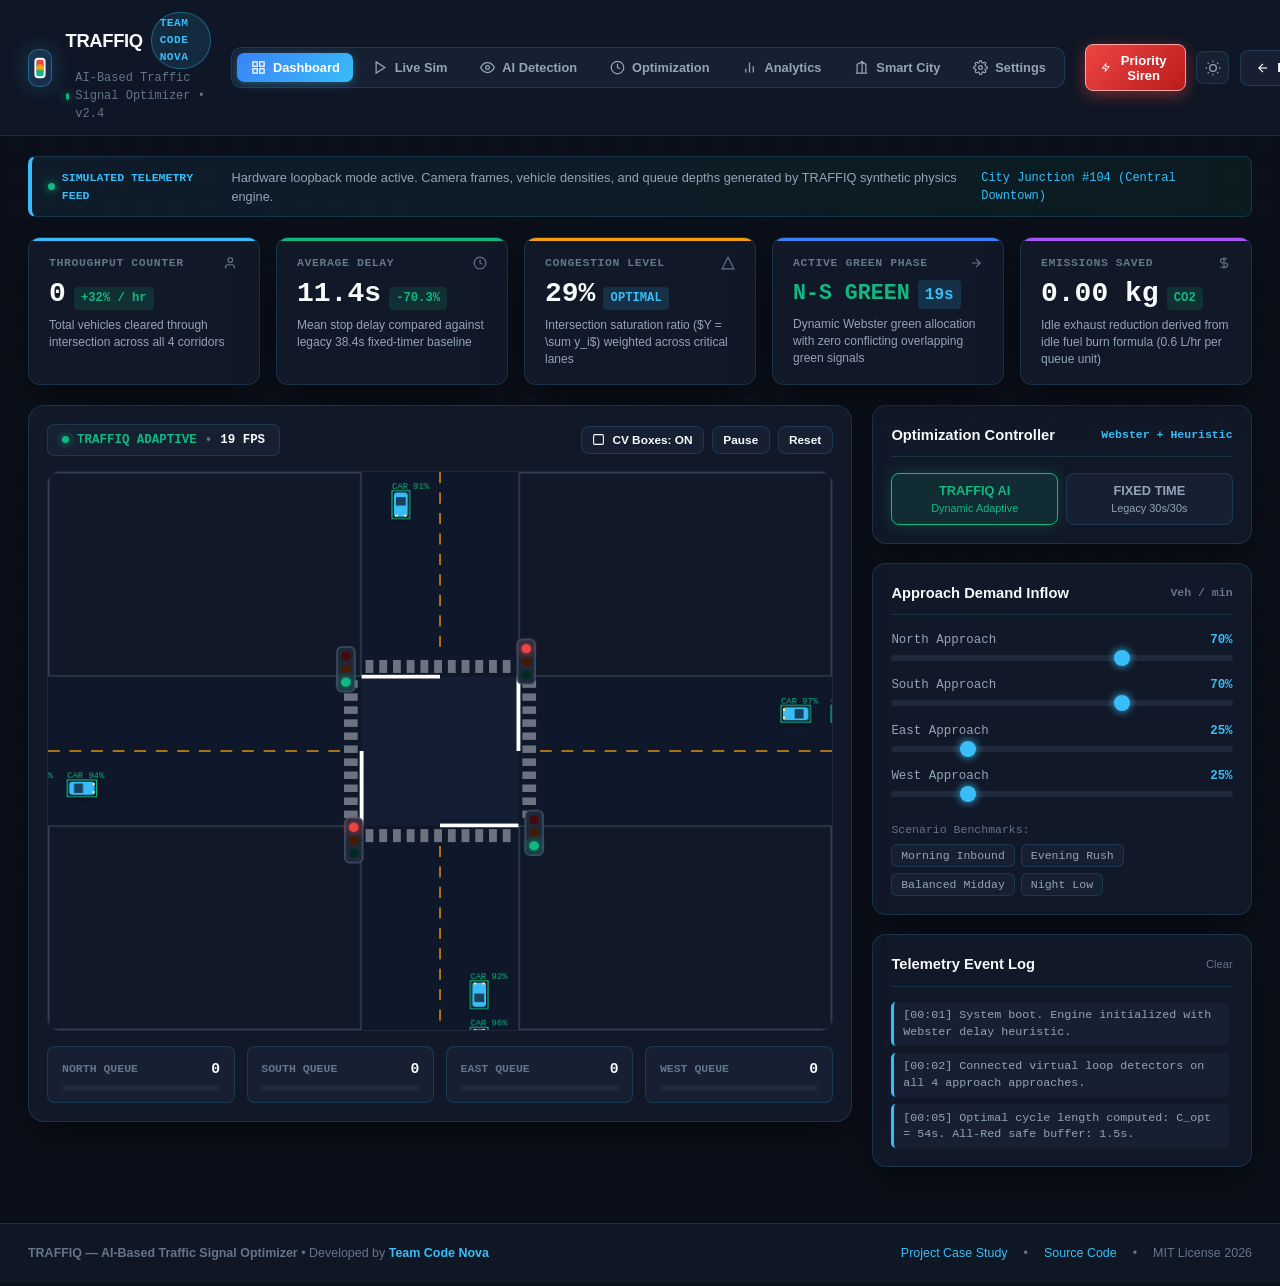
<file: traffiq-demo.html>
<!DOCTYPE html>
<html lang="en" data-theme="dark">
<head>
  <meta charset="UTF-8">
  <meta name="viewport" content="width=device-width, initial-scale=1.0">
  <title>TRAFFIQ — AI-Based Traffic Signal Optimizer | Team Code Nova</title>
  <meta name="description" content="TRAFFIQ: Intelligent traffic management system developed by Team Code Nova. Live adaptive signal optimization, computer vision vehicle classification, 4-way intersection simulation, and smart city telemetry.">
  <link rel="icon" type="image/svg+xml" href="assets/images/logo-icon.svg?v=2">

  <style>
    /* ==========================================================================
       TRAFFIQ DESIGN SYSTEM — TEAM CODE NOVA
       Futuristic Dark Charcoal Smart-City Architecture
       ========================================================================== */
    :root {
      --font-sans: 'Inter', -apple-system, BlinkMacSystemFont, 'Segoe UI', Roboto, Helvetica, Arial, sans-serif;
      --font-mono: 'JetBrains Mono', 'Fira Code', 'Consolas', monospace;

      /* Dark Charcoal Theme (Default) */
      --bg-base: #0B0F19;
      --bg-surface: #111827;
      --bg-surface-alt: #162032;
      --bg-surface-elevated: #1E293B;
      --bg-glass: rgba(17, 24, 39, 0.88);
      
      --border-subtle: rgba(56, 189, 248, 0.16);
      --border-strong: rgba(56, 189, 248, 0.38);
      --border-highlight: rgba(14, 165, 233, 0.65);

      --text-primary: #F8FAFC;
      --text-secondary: #94A3B8;
      --text-muted: #64748B;

      --accent-cyan: #38BDF8;
      --accent-cyan-glow: rgba(56, 189, 248, 0.35);
      --accent-blue: #3B82F6;
      --accent-purple: #A855F7;
      --accent-green: #10B981;
      --accent-amber: #F59E0B;
      --accent-rose: #EF4444;

      --road-color: #0F1420;
      --road-border: #1E293B;
      --road-line: rgba(56, 189, 248, 0.28);

      --shadow-elevation: 0 16px 38px -12px rgba(0, 0, 0, 0.7);
      --shadow-glow-cyan: 0 0 24px rgba(56, 189, 248, 0.25);
    }

    [data-theme="light"] {
      --bg-base: #F1F5F9;
      --bg-surface: #FFFFFF;
      --bg-surface-alt: #F8FAFC;
      --bg-surface-elevated: #E2E8F0;
      --bg-glass: rgba(255, 255, 255, 0.92);

      --border-subtle: rgba(2, 132, 199, 0.15);
      --border-strong: rgba(2, 132, 199, 0.32);
      --border-highlight: rgba(2, 132, 199, 0.55);

      --text-primary: #0F172A;
      --text-secondary: #475569;
      --text-muted: #64748B;

      --accent-cyan: #0284C7;
      --accent-cyan-glow: rgba(2, 132, 199, 0.2);
      --accent-blue: #2563EB;
      --accent-purple: #7C3AED;
      --accent-green: #059669;
      --accent-amber: #D97706;
      --accent-rose: #DC2626;

      --road-color: #CBD5E1;
      --road-border: #94A3B8;
      --road-line: rgba(2, 132, 199, 0.35);

      --shadow-elevation: 0 14px 30px -10px rgba(0, 0, 0, 0.08);
      --shadow-glow-cyan: 0 0 20px rgba(2, 132, 199, 0.15);
    }

    * {
      box-sizing: border-box;
      margin: 0;
      padding: 0;
    }

    body {
      font-family: var(--font-sans);
      background-color: var(--bg-base);
      color: var(--text-primary);
      min-height: 100vh;
      display: flex;
      flex-direction: column;
      overflow-x: hidden;
      line-height: 1.5;
      transition: background-color 0.25s ease, color 0.25s ease;
    }

    /* Ambient futuristic grid backdrop */
    .ambient-grid {
      position: fixed;
      inset: 0;
      background-image: 
        radial-gradient(var(--border-subtle) 1px, transparent 1px);
      background-size: 32px 32px;
      pointer-events: none;
      opacity: 0.65;
      z-index: 0;
    }

    /* Main App Header */
    .app-header {
      position: sticky;
      top: 0;
      z-index: 100;
      background: var(--bg-glass);
      backdrop-filter: blur(16px);
      -webkit-backdrop-filter: blur(16px);
      border-bottom: 1px solid var(--border-subtle);
      padding: 0.75rem 1.75rem;
      display: flex;
      align-items: center;
      justify-content: space-between;
      gap: 1.25rem;
    }

    .brand-cluster {
      display: flex;
      align-items: center;
      gap: 0.85rem;
      text-decoration: none;
      color: inherit;
    }

    .brand-icon-box {
      width: 38px;
      height: 38px;
      border-radius: 10px;
      background: linear-gradient(135deg, rgba(56, 189, 248, 0.2) 0%, rgba(59, 130, 246, 0.2) 100%);
      border: 1px solid var(--border-strong);
      display: flex;
      align-items: center;
      justify-content: center;
      box-shadow: var(--shadow-glow-cyan);
    }

    .brand-title-wrap h1 {
      font-size: 1.15rem;
      font-weight: 800;
      letter-spacing: -0.02em;
      display: flex;
      align-items: center;
      gap: 0.5rem;
      color: var(--text-primary);
    }

    .brand-team-badge {
      font-family: var(--font-mono);
      font-size: 0.7rem;
      font-weight: 700;
      padding: 0.15rem 0.5rem;
      border-radius: 9999px;
      background: rgba(56, 189, 248, 0.12);
      color: var(--accent-cyan);
      border: 1px solid var(--border-strong);
      letter-spacing: 0.04em;
      text-transform: uppercase;
    }

    .brand-subtitle {
      font-size: 0.75rem;
      color: var(--text-muted);
      font-family: var(--font-mono);
      display: flex;
      align-items: center;
      gap: 0.4rem;
    }

    .telemetry-pulse {
      width: 7px;
      height: 7px;
      border-radius: 50%;
      background: var(--accent-green);
      box-shadow: 0 0 8px var(--accent-green);
      animation: pulseAnim 2s infinite ease-in-out;
    }

    @keyframes pulseAnim {
      0%, 100% { opacity: 1; transform: scale(1); }
      50% { opacity: 0.35; transform: scale(1.4); }
    }

    /* Top Navigation Tabs */
    .nav-tabs-wrapper {
      display: flex;
      align-items: center;
      gap: 0.35rem;
      background: var(--bg-surface-alt);
      padding: 0.3rem;
      border-radius: 10px;
      border: 1px solid var(--border-subtle);
    }

    .nav-tab-btn {
      display: inline-flex;
      align-items: center;
      gap: 0.45rem;
      padding: 0.45rem 0.85rem;
      font-size: 0.8rem;
      font-weight: 600;
      color: var(--text-secondary);
      background: transparent;
      border: none;
      border-radius: 7px;
      cursor: pointer;
      transition: all 0.18s ease;
      white-space: nowrap;
      user-select: none;
    }

    .nav-tab-btn:hover {
      color: var(--text-primary);
      background: rgba(56, 189, 248, 0.08);
    }

    .nav-tab-btn.is-active {
      color: #FFFFFF;
      background: linear-gradient(135deg, var(--accent-blue) 0%, var(--accent-cyan) 100%);
      box-shadow: 0 2px 10px rgba(56, 189, 248, 0.35);
      font-weight: 700;
    }

    .header-actions {
      display: flex;
      align-items: center;
      gap: 0.65rem;
    }

    .btn {
      display: inline-flex;
      align-items: center;
      gap: 0.45rem;
      padding: 0.45rem 0.95rem;
      font-size: 0.82rem;
      font-weight: 600;
      border-radius: 8px;
      cursor: pointer;
      text-decoration: none;
      transition: all 0.2s cubic-bezier(0.16, 1, 0.3, 1);
      border: 1px solid transparent;
      user-select: none;
    }

    .btn-primary {
      background: linear-gradient(135deg, #0284C7 0%, #0369A1 100%);
      color: #FFFFFF;
      box-shadow: 0 4px 14px rgba(2, 132, 199, 0.35);
    }

    .btn-primary:hover {
      background: linear-gradient(135deg, #0369A1 0%, #075985 100%);
      transform: translateY(-1px);
      box-shadow: 0 6px 18px rgba(2, 132, 199, 0.45);
    }

    .btn-secondary {
      background: var(--bg-surface-alt);
      color: var(--text-primary);
      border-color: var(--border-subtle);
    }

    .btn-secondary:hover {
      background: var(--bg-surface-elevated);
      border-color: var(--border-strong);
      color: var(--accent-cyan);
      transform: translateY(-1px);
    }

    .btn-emergency {
      background: linear-gradient(135deg, #EF4444 0%, #B91C1C 100%);
      color: #FFFFFF;
      font-weight: 700;
      border: 1px solid #FCA5A5;
      box-shadow: 0 4px 16px rgba(239, 68, 68, 0.45);
      animation: emergencyPulse 2s infinite;
    }

    .btn-emergency:hover {
      background: #991B1B;
      transform: translateY(-1px) scale(1.02);
      box-shadow: 0 6px 22px rgba(239, 68, 68, 0.65);
    }

    @keyframes emergencyPulse {
      0%, 100% { box-shadow: 0 0 10px rgba(239, 68, 68, 0.4); }
      50% { box-shadow: 0 0 22px rgba(239, 68, 68, 0.85); }
    }

    .btn-icon-only {
      padding: 0.48rem;
      border-radius: 8px;
      color: var(--text-secondary);
      background: var(--bg-surface-alt);
      border: 1px solid var(--border-subtle);
    }

    .btn-icon-only:hover {
      color: var(--text-primary);
      border-color: var(--border-strong);
    }

    /* Main Container & View Switcher */
    .app-main {
      position: relative;
      z-index: 1;
      max-width: 1440px;
      width: 100%;
      margin: 0 auto;
      padding: 1.25rem 1.75rem 3.5rem 1.75rem;
      display: flex;
      flex-direction: column;
      gap: 1.25rem;
      flex: 1;
    }

    .tab-panel {
      display: none;
      flex-direction: column;
      gap: 1.25rem;
      animation: fadeInView 0.25s ease-out;
    }

    .tab-panel.is-active {
      display: flex;
    }

    @keyframes fadeInView {
      from { opacity: 0; transform: translateY(6px); }
      to { opacity: 1; transform: translateY(0); }
    }

    /* Simulated Telemetry Banner Notice */
    .sim-telemetry-banner {
      background: linear-gradient(90deg, rgba(56, 189, 248, 0.08) 0%, rgba(16, 185, 129, 0.08) 100%);
      border: 1px solid var(--border-subtle);
      border-left: 4px solid var(--accent-cyan);
      padding: 0.65rem 1rem;
      border-radius: 8px;
      display: flex;
      align-items: center;
      justify-content: space-between;
      gap: 1rem;
      font-size: 0.8rem;
      color: var(--text-secondary);
    }

    .sim-telemetry-tag {
      font-family: var(--font-mono);
      font-size: 0.72rem;
      font-weight: 700;
      color: var(--accent-cyan);
      display: flex;
      align-items: center;
      gap: 0.45rem;
    }

    /* KPI Summary Row */
    .kpi-row {
      display: grid;
      grid-template-columns: repeat(auto-fit, minmax(220px, 1fr));
      gap: 1rem;
    }

    .kpi-card {
      background: var(--bg-surface);
      border: 1px solid var(--border-subtle);
      border-radius: 12px;
      padding: 1rem 1.25rem;
      box-shadow: var(--shadow-elevation);
      position: relative;
      overflow: hidden;
      display: flex;
      flex-direction: column;
      gap: 0.3rem;
      transition: transform 0.2s ease, border-color 0.2s ease;
    }

    .kpi-card:hover {
      transform: translateY(-2px);
      border-color: var(--border-strong);
    }

    .kpi-card::before {
      content: '';
      position: absolute;
      top: 0;
      left: 0;
      right: 0;
      height: 3px;
      background: var(--card-accent, var(--accent-cyan));
    }

    .kpi-label {
      font-family: var(--font-mono);
      font-size: 0.72rem;
      font-weight: 700;
      color: var(--text-muted);
      text-transform: uppercase;
      letter-spacing: 0.05em;
      display: flex;
      align-items: center;
      justify-content: space-between;
    }

    .kpi-value-row {
      display: flex;
      align-items: baseline;
      gap: 0.5rem;
      margin-top: 0.25rem;
    }

    .kpi-val {
      font-family: var(--font-mono);
      font-size: 1.75rem;
      font-weight: 800;
      color: var(--text-primary);
      line-height: 1;
    }

    .kpi-delta {
      font-family: var(--font-mono);
      font-size: 0.76rem;
      font-weight: 700;
      padding: 0.15rem 0.45rem;
      border-radius: 4px;
    }

    .delta-good {
      background: rgba(16, 185, 129, 0.15);
      color: var(--accent-green);
    }

    .delta-info {
      background: rgba(56, 189, 248, 0.15);
      color: var(--accent-cyan);
    }

    .kpi-desc {
      font-size: 0.75rem;
      color: var(--text-secondary);
      line-height: 1.4;
      margin-top: 0.15rem;
    }

    /* Central Cockpit Layout */
    .cockpit-grid {
      display: grid;
      grid-template-columns: 1fr 380px;
      gap: 1.25rem;
      align-items: start;
    }

    @media (max-width: 1080px) {
      .cockpit-grid {
        grid-template-columns: 1fr;
      }
    }

    /* Left: Simulator Canvas Frame */
    .sim-frame {
      background: var(--bg-surface);
      border: 1px solid var(--border-subtle);
      border-radius: 16px;
      padding: 1.15rem;
      box-shadow: var(--shadow-elevation);
      display: flex;
      flex-direction: column;
      gap: 0.95rem;
      position: relative;
    }

    .sim-top-bar {
      display: flex;
      align-items: center;
      justify-content: space-between;
      gap: 1rem;
      flex-wrap: wrap;
    }

    .sim-status-chip {
      display: flex;
      align-items: center;
      gap: 0.5rem;
      font-family: var(--font-mono);
      font-size: 0.78rem;
      font-weight: 700;
      color: var(--text-primary);
      background: var(--bg-surface-alt);
      padding: 0.35rem 0.85rem;
      border-radius: 7px;
      border: 1px solid var(--border-subtle);
    }

    .sim-badge-mode {
      font-weight: 800;
      color: var(--accent-green);
    }

    .sim-tools {
      display: flex;
      align-items: center;
      gap: 0.5rem;
      flex-wrap: wrap;
    }

    .canvas-container {
      position: relative;
      width: 100%;
      aspect-ratio: 4 / 3;
      max-height: 560px;
      background: var(--road-color);
      border-radius: 12px;
      overflow: hidden;
      border: 1px solid var(--road-border);
      box-shadow: inset 0 0 50px rgba(0, 0, 0, 0.45);
    }

    #traffic-canvas {
      display: block;
      width: 100%;
      height: 100%;
    }

    /* Preemption Active Alert Banner */
    .emergency-alert-banner {
      position: absolute;
      top: 14px;
      left: 50%;
      transform: translateX(-50%);
      background: rgba(239, 68, 68, 0.95);
      color: #FFFFFF;
      font-family: var(--font-mono);
      font-size: 0.82rem;
      font-weight: 800;
      letter-spacing: 0.05em;
      padding: 0.45rem 1.25rem;
      border-radius: 9999px;
      box-shadow: 0 4px 24px rgba(239, 68, 68, 0.85);
      border: 1px solid #FECDD3;
      display: none;
      align-items: center;
      gap: 0.5rem;
      z-index: 10;
      animation: alertFlash 0.8s infinite alternate;
    }

    @keyframes alertFlash {
      from { transform: translateX(-50%) scale(1); filter: brightness(1); }
      to { transform: translateX(-50%) scale(1.03); filter: brightness(1.25); }
    }

    /* Live Approach Queue Depth Bar */
    .queue-strip-row {
      display: grid;
      grid-template-columns: repeat(4, 1fr);
      gap: 0.75rem;
    }

    @media (max-width: 640px) {
      .queue-strip-row {
        grid-template-columns: repeat(2, 1fr);
      }
    }

    .queue-lane-box {
      background: var(--bg-surface-alt);
      border: 1px solid var(--border-subtle);
      border-radius: 8px;
      padding: 0.65rem 0.85rem;
      display: flex;
      flex-direction: column;
      gap: 0.35rem;
    }

    .queue-lane-header {
      display: flex;
      align-items: center;
      justify-content: space-between;
      font-family: var(--font-mono);
      font-size: 0.72rem;
      font-weight: 700;
      color: var(--text-muted);
    }

    .queue-lane-val {
      font-weight: 800;
      font-size: 0.92rem;
      color: var(--text-primary);
    }

    .queue-meter {
      height: 6px;
      background: var(--bg-surface-elevated);
      border-radius: 9999px;
      overflow: hidden;
    }

    .queue-fill {
      height: 100%;
      width: 0%;
      border-radius: 9999px;
      transition: width 0.3s ease, background 0.3s ease;
      background: var(--accent-cyan);
    }

    /* Right: Control Deck & Live Telemetry */
    .control-deck {
      display: flex;
      flex-direction: column;
      gap: 1.15rem;
    }

    .deck-card {
      background: var(--bg-surface);
      border: 1px solid var(--border-subtle);
      border-radius: 14px;
      padding: 1.15rem;
      box-shadow: var(--shadow-elevation);
      display: flex;
      flex-direction: column;
      gap: 0.95rem;
    }

    .deck-card-title {
      font-size: 0.92rem;
      font-weight: 700;
      color: var(--text-primary);
      display: flex;
      align-items: center;
      justify-content: space-between;
      border-bottom: 1px solid var(--border-subtle);
      padding-bottom: 0.65rem;
    }

    .mode-switch-group {
      display: grid;
      grid-template-columns: 1fr 1fr;
      gap: 0.5rem;
    }

    .mode-btn {
      padding: 0.6rem 0.5rem;
      border-radius: 8px;
      font-size: 0.8rem;
      font-weight: 700;
      cursor: pointer;
      display: flex;
      flex-direction: column;
      align-items: center;
      gap: 0.25rem;
      border: 1px solid var(--border-subtle);
      background: var(--bg-surface-alt);
      color: var(--text-secondary);
      transition: all 0.2s ease;
    }

    .mode-btn:hover {
      border-color: var(--border-strong);
      color: var(--text-primary);
    }

    .mode-btn.is-active.mode-traffiq {
      background: rgba(16, 185, 129, 0.12);
      border-color: var(--accent-green);
      color: var(--accent-green);
      box-shadow: 0 0 16px rgba(16, 185, 129, 0.25);
    }

    .mode-btn.is-active.mode-legacy {
      background: rgba(245, 158, 11, 0.12);
      border-color: var(--accent-amber);
      color: var(--accent-amber);
      box-shadow: 0 0 16px rgba(245, 158, 11, 0.25);
    }

    /* Sliders & Controls */
    .slider-row {
      display: flex;
      flex-direction: column;
      gap: 0.35rem;
    }

    .slider-label-row {
      display: flex;
      align-items: center;
      justify-content: space-between;
      font-size: 0.78rem;
      font-family: var(--font-mono);
      color: var(--text-secondary);
    }

    .range-input {
      -webkit-appearance: none;
      width: 100%;
      height: 6px;
      border-radius: 9999px;
      background: var(--bg-surface-elevated);
      outline: none;
      cursor: pointer;
    }

    .range-input::-webkit-slider-thumb {
      -webkit-appearance: none;
      width: 16px;
      height: 16px;
      border-radius: 50%;
      background: var(--accent-cyan);
      box-shadow: 0 0 8px var(--accent-cyan);
      cursor: pointer;
      transition: transform 0.15s ease;
    }

    .range-input::-webkit-slider-thumb:hover {
      transform: scale(1.2);
    }

    /* Event Log List */
    .event-log-box {
      max-height: 190px;
      overflow-y: auto;
      display: flex;
      flex-direction: column;
      gap: 0.45rem;
      font-family: var(--font-mono);
      font-size: 0.73rem;
      padding-right: 0.25rem;
    }

    .log-item {
      padding: 0.35rem 0.55rem;
      border-radius: 5px;
      background: var(--bg-surface-alt);
      border-left: 3px solid var(--accent-cyan);
      color: var(--text-secondary);
      display: flex;
      align-items: flex-start;
      gap: 0.45rem;
      line-height: 1.4;
    }

    .log-item.alert-emergency {
      border-left-color: var(--accent-rose);
      background: rgba(239, 68, 68, 0.1);
      color: #FECDD3;
    }

    .log-item.alert-pedestrian {
      border-left-color: var(--accent-amber);
      background: rgba(245, 158, 11, 0.1);
      color: #FDE68A;
    }

    /* Preset Buttons Bar */
    .preset-pill-group {
      display: flex;
      flex-wrap: wrap;
      gap: 0.4rem;
    }

    .preset-pill {
      font-size: 0.72rem;
      padding: 0.25rem 0.55rem;
      border-radius: 6px;
      background: var(--bg-surface-alt);
      border: 1px solid var(--border-subtle);
      color: var(--text-secondary);
      cursor: pointer;
      font-family: var(--font-mono);
      transition: all 0.15s ease;
    }

    .preset-pill:hover {
      border-color: var(--accent-cyan);
      color: var(--accent-cyan);
    }

    /* Sub-panels: AI Detection, Analytics, Optimization, etc. */
    .panel-grid-2col {
      display: grid;
      grid-template-columns: 1fr 1fr;
      gap: 1.25rem;
    }

    @media (max-width: 880px) {
      .panel-grid-2col {
        grid-template-columns: 1fr;
      }
    }

    .panel-card {
      background: var(--bg-surface);
      border: 1px solid var(--border-subtle);
      border-radius: 14px;
      padding: 1.35rem;
      box-shadow: var(--shadow-elevation);
      display: flex;
      flex-direction: column;
      gap: 1rem;
    }

    .panel-card-header {
      display: flex;
      align-items: center;
      justify-content: space-between;
      border-bottom: 1px solid var(--border-subtle);
      padding-bottom: 0.75rem;
    }

    .panel-card-title {
      font-size: 1.05rem;
      font-weight: 700;
      color: var(--text-primary);
      display: flex;
      align-items: center;
      gap: 0.5rem;
    }

    /* Computer Vision Drop Zone */
    .cv-drop-zone {
      border: 2px dashed var(--border-strong);
      border-radius: 12px;
      padding: 2.5rem 1.5rem;
      text-align: center;
      background: var(--bg-surface-alt);
      cursor: pointer;
      transition: all 0.2s ease;
      display: flex;
      flex-direction: column;
      align-items: center;
      gap: 0.65rem;
    }

    .cv-drop-zone:hover, .cv-drop-zone.is-dragover {
      border-color: var(--accent-cyan);
      background: rgba(56, 189, 248, 0.05);
      box-shadow: var(--shadow-glow-cyan);
    }

    .cv-canvas-wrap {
      position: relative;
      width: 100%;
      aspect-ratio: 16 / 9;
      background: #000;
      border-radius: 10px;
      overflow: hidden;
      border: 1px solid var(--border-strong);
    }

    #cv-preview-canvas {
      width: 100%;
      height: 100%;
      display: block;
      object-fit: contain;
    }

    /* Vehicle Classification Pill Badges */
    .class-tally-grid {
      display: grid;
      grid-template-columns: repeat(4, 1fr);
      gap: 0.65rem;
    }

    .class-tally-box {
      background: var(--bg-surface-alt);
      border: 1px solid var(--border-subtle);
      border-radius: 8px;
      padding: 0.65rem 0.5rem;
      text-align: center;
      display: flex;
      flex-direction: column;
      gap: 0.2rem;
    }

    .class-icon {
      font-size: 1.25rem;
    }

    .class-count {
      font-family: var(--font-mono);
      font-size: 1.15rem;
      font-weight: 800;
      color: var(--text-primary);
    }

    .class-name {
      font-size: 0.72rem;
      color: var(--text-muted);
      text-transform: uppercase;
      font-family: var(--font-mono);
    }

    /* Math Formula Block */
    .formula-card {
      background: var(--bg-surface-alt);
      border: 1px solid var(--border-strong);
      border-radius: 10px;
      padding: 1.15rem;
      font-family: var(--font-mono);
      font-size: 0.88rem;
      color: var(--accent-cyan);
      line-height: 1.6;
      box-shadow: inset 0 2px 8px rgba(0, 0, 0, 0.3);
    }

    /* Charts Canvas Containers */
    .chart-container-box {
      position: relative;
      width: 100%;
      height: 240px;
      background: var(--bg-surface-alt);
      border-radius: 10px;
      padding: 0.5rem;
      border: 1px solid var(--border-subtle);
    }

    .chart-canvas {
      width: 100%;
      height: 100%;
      display: block;
    }

    /* Modal Backdrop */
    .modal-backdrop {
      position: fixed;
      inset: 0;
      background: rgba(11, 15, 25, 0.85);
      backdrop-filter: blur(8px);
      z-index: 1000;
      display: none;
      align-items: center;
      justify-content: center;
      padding: 1.5rem;
    }

    .modal-backdrop.is-open {
      display: flex;
    }

    .modal-card {
      background: var(--bg-surface);
      border: 1px solid var(--border-strong);
      border-radius: 16px;
      max-width: 650px;
      width: 100%;
      padding: 1.75rem;
      box-shadow: 0 24px 60px rgba(0, 0, 0, 0.8);
      position: relative;
      display: flex;
      flex-direction: column;
      gap: 1.15rem;
      animation: modalPop 0.2s cubic-bezier(0.16, 1, 0.3, 1);
    }

    @keyframes modalPop {
      from { transform: scale(0.94); opacity: 0; }
      to { transform: scale(1); opacity: 1; }
    }

    .modal-close-x {
      position: absolute;
      top: 1.25rem;
      right: 1.25rem;
      background: none;
      border: none;
      color: var(--text-secondary);
      font-size: 1.5rem;
      line-height: 1;
      cursor: pointer;
    }

    .modal-close-x:hover {
      color: var(--text-primary);
    }

    /* Form groups & inputs */
    .form-group {
      display: flex;
      flex-direction: column;
      gap: 0.35rem;
    }

    .form-label {
      font-size: 0.8rem;
      font-weight: 600;
      color: var(--text-secondary);
      font-family: var(--font-mono);
    }

    .form-input {
      background: var(--bg-surface-alt);
      border: 1px solid var(--border-subtle);
      border-radius: 7px;
      padding: 0.5rem 0.75rem;
      color: var(--text-primary);
      font-family: var(--font-mono);
      font-size: 0.85rem;
      outline: none;
      transition: border-color 0.2s ease;
    }

    .form-input:focus {
      border-color: var(--accent-cyan);
      box-shadow: 0 0 0 2px rgba(56, 189, 248, 0.2);
    }

    /* Toast Notification */
    .toast-msg {
      position: fixed;
      bottom: 24px;
      right: 24px;
      background: var(--bg-surface-elevated);
      color: #FFFFFF;
      border: 1px solid var(--accent-cyan);
      padding: 0.75rem 1.25rem;
      border-radius: 10px;
      font-family: var(--font-mono);
      font-size: 0.82rem;
      box-shadow: var(--shadow-elevation), var(--shadow-glow-cyan);
      z-index: 2000;
      display: flex;
      align-items: center;
      gap: 0.65rem;
      transform: translateY(100px);
      opacity: 0;
      transition: all 0.3s cubic-bezier(0.16, 1, 0.3, 1);
      pointer-events: none;
    }

    .toast-msg.is-visible {
      transform: translateY(0);
      opacity: 1;
    }

    /* Footer */
    .app-footer {
      border-top: 1px solid var(--border-subtle);
      background: var(--bg-glass);
      padding: 1.25rem 1.75rem;
      display: flex;
      align-items: center;
      justify-content: space-between;
      gap: 1rem;
      font-size: 0.78rem;
      color: var(--text-muted);
      flex-wrap: wrap;
    }

    .app-footer a {
      color: var(--accent-cyan);
      text-decoration: none;
    }

    .app-footer a:hover {
      text-decoration: underline;
    }
  </style>
</head>
<body>

  <!-- Ambient Grid Glow Backdrop -->
  <div class="ambient-grid" aria-hidden="true"></div>

  <!-- Top App Header -->
  <header class="app-header">
    <div class="brand-cluster">
      <div class="brand-icon-box" aria-hidden="true">
        <svg width="22" height="22" viewBox="0 0 24 24" fill="none" stroke="currentColor" stroke-width="2.2">
          <circle cx="12" cy="6" r="3" fill="#EF4444" stroke="#EF4444"/>
          <circle cx="12" cy="12" r="3" fill="#F59E0B" stroke="#F59E0B"/>
          <circle cx="12" cy="18" r="3" fill="#10B981" stroke="#10B981"/>
          <rect x="7" y="2" width="10" height="20" rx="3"/>
        </svg>
      </div>
      <div class="brand-title-wrap">
        <h1>
          <span>TRAFFIQ</span>
          <span class="brand-team-badge">Team Code Nova</span>
        </h1>
        <div class="brand-subtitle">
          <span class="telemetry-pulse"></span>
          <span>AI-Based Traffic Signal Optimizer &bull; v2.4</span>
        </div>
      </div>
    </div>

    <!-- Navigation Tabs -->
    <nav class="nav-tabs-wrapper" aria-label="Application Modules">
      <button class="nav-tab-btn is-active" data-tab="tab-dashboard">
        <svg width="15" height="15" viewBox="0 0 24 24" fill="none" stroke="currentColor" stroke-width="2"><rect x="3" y="3" width="7" height="7"/><rect x="14" y="3" width="7" height="7"/><rect x="14" y="14" width="7" height="7"/><rect x="3" y="14" width="7" height="7"/></svg>
        <span>Dashboard</span>
      </button>
      <button class="nav-tab-btn" data-tab="tab-simulation">
        <svg width="15" height="15" viewBox="0 0 24 24" fill="none" stroke="currentColor" stroke-width="2"><polygon points="5 3 19 12 5 21 5 3"/></svg>
        <span>Live Sim</span>
      </button>
      <button class="nav-tab-btn" data-tab="tab-vision">
        <svg width="15" height="15" viewBox="0 0 24 24" fill="none" stroke="currentColor" stroke-width="2"><path d="M1 12s4-8 11-8 11 8 11 8-4 8-11 8-11-8-11-8z"/><circle cx="12" cy="12" r="3"/></svg>
        <span>AI Detection</span>
      </button>
      <button class="nav-tab-btn" data-tab="tab-optimization">
        <svg width="15" height="15" viewBox="0 0 24 24" fill="none" stroke="currentColor" stroke-width="2"><circle cx="12" cy="12" r="10"/><polyline points="12 6 12 12 16 14"/></svg>
        <span>Optimization</span>
      </button>
      <button class="nav-tab-btn" data-tab="tab-analytics">
        <svg width="15" height="15" viewBox="0 0 24 24" fill="none" stroke="currentColor" stroke-width="2"><line x1="18" y1="20" x2="18" y2="10"/><line x1="12" y1="20" x2="12" y2="4"/><line x1="6" y1="20" x2="6" y2="14"/></svg>
        <span>Analytics</span>
      </button>
      <button class="nav-tab-btn" data-tab="tab-smartcity">
        <svg width="15" height="15" viewBox="0 0 24 24" fill="none" stroke="currentColor" stroke-width="2"><path d="M3 21h18M5 21V7l8-4v18M13 21V3l6 4v14"/></svg>
        <span>Smart City</span>
      </button>
      <button class="nav-tab-btn" data-tab="tab-settings">
        <svg width="15" height="15" viewBox="0 0 24 24" fill="none" stroke="currentColor" stroke-width="2"><circle cx="12" cy="12" r="3"/><path d="M19.4 15a1.65 1.65 0 0 0 .33 1.82l.06.06a2 2 0 0 1 0 2.83 2 2 0 0 1-2.83 0l-.06-.06a1.65 1.65 0 0 0-1.82-.33 1.65 1.65 0 0 0-1 1.51V21a2 2 0 0 1-2 2 2 2 0 0 1-2-2v-.09A1.65 1.65 0 0 0 9 19.4a1.65 1.65 0 0 0-1.82.33l-.06.06a2 2 0 0 1-2.83 0 2 2 0 0 1 0-2.83l.06-.06a1.65 1.65 0 0 0 .33-1.82 1.65 1.65 0 0 0-1.51-1H3a2 2 0 0 1-2-2 2 2 0 0 1 2-2h.09A1.65 1.65 0 0 0 4.6 9a1.65 1.65 0 0 0-.33-1.82l-.06-.06a2 2 0 0 1 0-2.83 2 2 0 0 1 2.83 0l.06.06a1.65 1.65 0 0 0 1.82.33H9a1.65 1.65 0 0 0 1-1.51V3a2 2 0 0 1 2-2 2 2 0 0 1 2 2v.09a1.65 1.65 0 0 0 1 1.51 1.65 1.65 0 0 0 1.82-.33l.06-.06a2 2 0 0 1 2.83 0 2 2 0 0 1 0 2.83l-.06.06a1.65 1.65 0 0 0-.33 1.82V9a1.65 1.65 0 0 0 1.51 1H21a2 2 0 0 1 2 2 2 2 0 0 1-2 2h-.09a1.65 1.65 0 0 0-1.51 1z"/></svg>
        <span>Settings</span>
      </button>
    </nav>

    <!-- Header Actions -->
    <div class="header-actions">
      <button id="btn-quick-emergency" class="btn btn-emergency" title="Trigger Emergency Priority Corridor">
        <svg width="15" height="15" viewBox="0 0 24 24" fill="none" stroke="currentColor" stroke-width="2.5"><polygon points="13 2 3 14 12 14 11 22 21 10 12 10 13 2"/></svg>
        <span>Priority Siren</span>
      </button>
      <button id="btn-theme-toggle" class="btn btn-icon-only" aria-label="Toggle Theme" title="Toggle Light/Dark Theme">
        <svg id="theme-icon" width="16" height="16" viewBox="0 0 24 24" fill="none" stroke="currentColor" stroke-width="2"><circle cx="12" cy="12" r="5"/><line x1="12" y1="1" x2="12" y2="3"/><line x1="12" y1="21" x2="12" y2="23"/><line x1="4.22" y1="4.22" x2="5.64" y2="5.64"/><line x1="18.36" y1="18.36" x2="19.78" y2="19.78"/><line x1="1" y1="12" x2="3" y2="12"/><line x1="21" y1="12" x2="23" y2="12"/><line x1="4.22" y1="19.78" x2="5.64" y2="18.36"/><line x1="18.36" y1="5.64" x2="19.78" y2="4.22"/></svg>
      </button>
      <a href="index.html" class="btn btn-secondary" title="Return to Main Portfolio">
        <svg width="14" height="14" viewBox="0 0 24 24" fill="none" stroke="currentColor" stroke-width="2"><line x1="19" y1="12" x2="5" y2="12"/><polyline points="12 19 5 12 12 5"/></svg>
        <span>Portfolio</span>
      </a>
    </div>
  </header>

  <!-- Main View Area -->
  <main class="app-main">

    <!-- Top Simulated Telemetry Notice -->
    <div class="sim-telemetry-banner">
      <div style="display: flex; align-items: center; gap: 0.75rem;">
        <span class="sim-telemetry-tag">
          <span class="telemetry-pulse"></span>
          SIMULATED TELEMETRY FEED
        </span>
        <span>Hardware loopback mode active. Camera frames, vehicle densities, and queue depths generated by TRAFFIQ synthetic physics engine.</span>
      </div>
      <div style="display: flex; align-items: center; gap: 0.5rem;">
        <span style="font-family: var(--font-mono); font-size: 0.75rem; color: var(--accent-cyan);">City Junction #104 (Central Downtown)</span>
      </div>
    </div>

    <!-- ==========================================================================
         TAB 1: LIVE TRAFFIC DASHBOARD
         ========================================================================== -->
    <section id="tab-dashboard" class="tab-panel is-active">
      <!-- KPI Row -->
      <div class="kpi-row">
        <!-- 1. Total Processed -->
        <div class="kpi-card" style="--card-accent: var(--accent-cyan);">
          <div class="kpi-label">
            <span>Throughput Counter</span>
            <svg width="14" height="14" viewBox="0 0 24 24" fill="none" stroke="currentColor" stroke-width="2"><path d="M16 21v-2a4 4 0 0 0-4-4H5a4 4 0 0 0-4 4v2"/><circle cx="9" cy="7" r="4"/></svg>
          </div>
          <div class="kpi-value-row">
            <span id="kpi-total-vehicles" class="kpi-val">0</span>
            <span class="kpi-delta delta-good">+32% / hr</span>
          </div>
          <span class="kpi-desc">Total vehicles cleared through intersection across all 4 corridors</span>
        </div>

        <!-- 2. Avg Waiting Time -->
        <div class="kpi-card" style="--card-accent: var(--accent-green);">
          <div class="kpi-label">
            <span>Average Delay</span>
            <svg width="14" height="14" viewBox="0 0 24 24" fill="none" stroke="currentColor" stroke-width="2"><circle cx="12" cy="12" r="10"/><polyline points="12 6 12 12 16 14"/></svg>
          </div>
          <div class="kpi-value-row">
            <span id="kpi-avg-wait" class="kpi-val">11.4s</span>
            <span class="kpi-delta delta-good">-70.3%</span>
          </div>
          <span class="kpi-desc">Mean stop delay compared against legacy 38.4s fixed-timer baseline</span>
        </div>

        <!-- 3. Congestion Index -->
        <div class="kpi-card" style="--card-accent: var(--accent-amber);">
          <div class="kpi-label">
            <span>Congestion Level</span>
            <svg width="14" height="14" viewBox="0 0 24 24" fill="none" stroke="currentColor" stroke-width="2"><polygon points="12 2 2 22 22 22 12 2"/></svg>
          </div>
          <div class="kpi-value-row">
            <span id="kpi-congestion-idx" class="kpi-val">22%</span>
            <span class="kpi-delta delta-info">OPTIMAL</span>
          </div>
          <span class="kpi-desc">Intersection saturation ratio ($Y = \sum y_i$) weighted across critical lanes</span>
        </div>

        <!-- 4. Active Signal Phase -->
        <div class="kpi-card" style="--card-accent: var(--accent-blue);">
          <div class="kpi-label">
            <span>Active Green Phase</span>
            <svg width="14" height="14" viewBox="0 0 24 24" fill="none" stroke="currentColor" stroke-width="2"><path d="M5 12h14M12 5l7 7-7 7"/></svg>
          </div>
          <div class="kpi-value-row">
            <span id="kpi-active-phase" class="kpi-val" style="font-size: 1.35rem; color: var(--accent-green);">N-S GREEN</span>
            <span id="kpi-phase-countdown" class="kpi-delta delta-info" style="font-size: 1rem; font-weight: 800;">18s</span>
          </div>
          <span class="kpi-desc">Dynamic Webster green allocation with zero conflicting overlapping green signals</span>
        </div>

        <!-- 5. Emissions Saved -->
        <div class="kpi-card" style="--card-accent: var(--accent-purple);">
          <div class="kpi-label">
            <span>Emissions Saved</span>
            <svg width="14" height="14" viewBox="0 0 24 24" fill="none" stroke="currentColor" stroke-width="2"><path d="M12 2v20M17 5H9.5a3.5 3.5 0 0 0 0 7h5a3.5 3.5 0 0 1 0 7H6"/></svg>
          </div>
          <div class="kpi-value-row">
            <span id="kpi-emissions" class="kpi-val">4.82 kg</span>
            <span class="kpi-delta delta-good">CO2</span>
          </div>
          <span class="kpi-desc">Idle exhaust reduction derived from idle fuel burn formula (0.6 L/hr per queue unit)</span>
        </div>
      </div>

      <!-- Cockpit View: Simulation Left, Telemetry & Approach Cards Right -->
      <div class="cockpit-grid">
        <!-- Left: Live Canvas -->
        <div class="sim-frame">
          <div class="sim-top-bar">
            <div class="sim-status-chip">
              <span id="sim-indicator-dot" class="telemetry-pulse"></span>
              <span id="label-active-mode" class="sim-badge-mode">TRAFFIQ ADAPTIVE</span>
              <span style="color: var(--text-muted);">&bull;</span>
              <span id="sim-fps">60 FPS</span>
            </div>
            <div class="sim-tools">
              <button id="btn-toggle-boxes" class="btn btn-secondary" style="font-size: 0.74rem; padding: 0.35rem 0.65rem;">
                <svg width="13" height="13" viewBox="0 0 24 24" fill="none" stroke="currentColor" stroke-width="2"><rect x="3" y="3" width="18" height="18" rx="2"/></svg>
                <span>CV Boxes: ON</span>
              </button>
              <button id="btn-sim-playpause" class="btn btn-secondary" style="font-size: 0.74rem; padding: 0.35rem 0.65rem;">
                <span id="label-playpause">Pause</span>
              </button>
              <button id="btn-sim-reset" class="btn btn-secondary" style="font-size: 0.74rem; padding: 0.35rem 0.65rem;">
                <span>Reset</span>
              </button>
            </div>
          </div>

          <!-- Canvas Container -->
          <div class="canvas-container">
            <div id="emergency-banner" class="emergency-alert-banner">
              <svg width="16" height="16" viewBox="0 0 24 24" fill="none" stroke="currentColor" stroke-width="2.5"><polygon points="13 2 3 14 12 14 11 22 21 10 12 10 13 2"/></svg>
              <span>EMERGENCY PREEMPTION ACTIVE — ALL RED CLEARANCE INITIATED</span>
            </div>
            <canvas id="traffic-canvas" width="800" height="600"></canvas>
          </div>

          <!-- Queue Depth Strip -->
          <div class="queue-strip-row">
            <div class="queue-lane-box">
              <div class="queue-lane-header">
                <span>NORTH QUEUE</span>
                <span id="q-val-north" class="queue-lane-val">0</span>
              </div>
              <div class="queue-meter"><div id="q-bar-north" class="queue-fill"></div></div>
            </div>
            <div class="queue-lane-box">
              <div class="queue-lane-header">
                <span>SOUTH QUEUE</span>
                <span id="q-val-south" class="queue-lane-val">0</span>
              </div>
              <div class="queue-meter"><div id="q-bar-south" class="queue-fill"></div></div>
            </div>
            <div class="queue-lane-box">
              <div class="queue-lane-header">
                <span>EAST QUEUE</span>
                <span id="q-val-east" class="queue-lane-val">0</span>
              </div>
              <div class="queue-meter"><div id="q-bar-east" class="queue-fill"></div></div>
            </div>
            <div class="queue-lane-box">
              <div class="queue-lane-header">
                <span>WEST QUEUE</span>
                <span id="q-val-west" class="queue-lane-val">0</span>
              </div>
              <div class="queue-meter"><div id="q-bar-west" class="queue-fill"></div></div>
            </div>
          </div>
        </div>

        <!-- Right: Control Deck & Telemetry Log -->
        <div class="control-deck">
          <!-- Control Mode Selection -->
          <div class="deck-card">
            <div class="deck-card-title">
              <span>Optimization Controller</span>
              <span style="font-size: 0.72rem; color: var(--accent-cyan); font-family: var(--font-mono);">Webster + Heuristic</span>
            </div>
            <div class="mode-switch-group">
              <button id="mode-adaptive-btn" class="mode-btn mode-traffiq is-active">
                <span>TRAFFIQ AI</span>
                <span style="font-size: 0.68rem; font-weight: 500;">Dynamic Adaptive</span>
              </button>
              <button id="mode-fixed-btn" class="mode-btn mode-legacy">
                <span>FIXED TIME</span>
                <span style="font-size: 0.68rem; font-weight: 500;">Legacy 30s/30s</span>
              </button>
            </div>
          </div>

          <!-- Approach Traffic Demand Inflow -->
          <div class="deck-card">
            <div class="deck-card-title">
              <span>Approach Demand Inflow</span>
              <span style="font-size: 0.72rem; color: var(--text-muted); font-family: var(--font-mono);">Veh / min</span>
            </div>

            <!-- North Slider -->
            <div class="slider-row">
              <div class="slider-label-row">
                <span>North Approach</span>
                <strong id="label-slider-north" style="color: var(--accent-cyan);">70%</strong>
              </div>
              <input type="range" id="slider-north" class="range-input" min="5" max="100" value="70">
            </div>

            <!-- South Slider -->
            <div class="slider-row">
              <div class="slider-label-row">
                <span>South Approach</span>
                <strong id="label-slider-south" style="color: var(--accent-cyan);">70%</strong>
              </div>
              <input type="range" id="slider-south" class="range-input" min="5" max="100" value="70">
            </div>

            <!-- East Slider -->
            <div class="slider-row">
              <div class="slider-label-row">
                <span>East Approach</span>
                <strong id="label-slider-east" style="color: var(--accent-cyan);">25%</strong>
              </div>
              <input type="range" id="slider-east" class="range-input" min="5" max="100" value="25">
            </div>

            <!-- West Slider -->
            <div class="slider-row">
              <div class="slider-label-row">
                <span>West Approach</span>
                <strong id="label-slider-west" style="color: var(--accent-cyan);">25%</strong>
              </div>
              <input type="range" id="slider-west" class="range-input" min="5" max="100" value="25">
            </div>

            <!-- Presets -->
            <div style="margin-top: 0.5rem; display: flex; flex-direction: column; gap: 0.35rem;">
              <span style="font-size: 0.72rem; color: var(--text-muted); font-family: var(--font-mono);">Scenario Benchmarks:</span>
              <div class="preset-pill-group">
                <button class="preset-pill" data-preset="morning">Morning Inbound</button>
                <button class="preset-pill" data-preset="evening">Evening Rush</button>
                <button class="preset-pill" data-preset="balanced">Balanced Midday</button>
                <button class="preset-pill" data-preset="night">Night Low</button>
              </div>
            </div>
          </div>

          <!-- Live Activity Log -->
          <div class="deck-card">
            <div class="deck-card-title">
              <span>Telemetry Event Log</span>
              <button id="btn-clear-log" style="background: none; border: none; font-size: 0.7rem; color: var(--text-muted); cursor: pointer;">Clear</button>
            </div>
            <div id="event-log-box" class="event-log-box">
              <div class="log-item">
                <span>[00:01] System boot. Engine initialized with Webster delay heuristic.</span>
              </div>
              <div class="log-item">
                <span>[00:02] Connected virtual loop detectors on all 4 approach approaches.</span>
              </div>
              <div class="log-item">
                <span>[00:05] Optimal cycle length computed: C_opt = 54s. All-Red safe buffer: 1.5s.</span>
              </div>
            </div>
          </div>
        </div>
      </div>
    </section>

    <!-- ==========================================================================
         TAB 2: INTERACTIVE SIMULATION & BENCHMARK
         ========================================================================== -->
    <section id="tab-simulation" class="tab-panel">
      <div class="panel-grid-2col">
        <!-- Left: Simulation Parameters & Controls -->
        <div class="panel-card">
          <div class="panel-card-header">
            <h3 class="panel-card-title">
              <svg width="18" height="18" viewBox="0 0 24 24" fill="none" stroke="currentColor" stroke-width="2"><circle cx="12" cy="12" r="10"/><polygon points="10 8 16 12 10 16 10 8"/></svg>
              <span>Simulation Execution Controls</span>
            </h3>
            <span class="sim-badge-mode" id="sim-status-label">RUNNING</span>
          </div>

          <p style="font-size: 0.85rem; color: var(--text-secondary); line-height: 1.6;">
            The TRAFFIQ micro-simulation models realistic vehicular mechanics including headway distance, stop-line deceleration, smooth intersection turning, and non-linear queue discharge rates.
          </p>

          <div style="display: flex; gap: 0.65rem; flex-wrap: wrap;">
            <button id="btn-sim-start" class="btn btn-primary">Resume Simulation</button>
            <button id="btn-sim-pause" class="btn btn-secondary">Pause Simulation</button>
            <button id="btn-sim-restart" class="btn btn-secondary">Reset Intersection</button>
          </div>

          <!-- Speed Multiplier -->
          <div style="display: flex; flex-direction: column; gap: 0.4rem; margin-top: 0.5rem;">
            <span class="form-label">Simulation Time Scale:</span>
            <div style="display: flex; gap: 0.5rem;">
              <button class="btn btn-secondary btn-speed is-active" data-speed="1">1.0x Normal</button>
              <button class="btn btn-secondary btn-speed" data-speed="2">2.0x Fast</button>
              <button class="btn btn-secondary btn-speed" data-speed="4">4.0x Turbo</button>
            </div>
          </div>

          <!-- Emergency Vehicle Dispatcher -->
          <div style="margin-top: 0.5rem; border-top: 1px solid var(--border-subtle); padding-top: 1rem;">
            <span class="form-label" style="color: var(--accent-rose); display: block; margin-bottom: 0.5rem;">Dispatch Emergency Preemption Vehicle:</span>
            <div style="display: flex; gap: 0.5rem; flex-wrap: wrap;">
              <button class="btn btn-emergency btn-dispatch-dir" data-dir="north">Ambulance (North)</button>
              <button class="btn btn-emergency btn-dispatch-dir" data-dir="south">Ambulance (South)</button>
              <button class="btn btn-emergency btn-dispatch-dir" data-dir="east">Ambulance (East)</button>
              <button class="btn btn-emergency btn-dispatch-dir" data-dir="west">Ambulance (West)</button>
            </div>
          </div>
        </div>

        <!-- Right: Real-time Vehicle Composition Breakdown -->
        <div class="panel-card">
          <div class="panel-card-header">
            <h3 class="panel-card-title">
              <svg width="18" height="18" viewBox="0 0 24 24" fill="none" stroke="currentColor" stroke-width="2"><rect x="1" y="3" width="15" height="13"/><polygon points="16 8 20 8 23 11 23 16 16 16 16 8"/><circle cx="5.5" cy="18.5" r="2.5"/><circle cx="18.5" cy="18.5" r="2.5"/></svg>
              <span>Active Vehicular Mix in Network</span>
            </h3>
            <span style="font-family: var(--font-mono); font-size: 0.75rem; color: var(--accent-cyan);" id="live-fleet-count">0 Active</span>
          </div>

          <div class="class-tally-grid">
            <div class="class-tally-box">
              <span class="class-icon">CAR</span>
              <span id="tally-sim-cars" class="class-count">0</span>
              <span class="class-name">Cars (1.0 PCU)</span>
            </div>
            <div class="class-tally-box">
              <span class="class-icon">BUS</span>
              <span id="tally-sim-buses" class="class-count">0</span>
              <span class="class-name">Buses (2.5 PCU)</span>
            </div>
            <div class="class-tally-box">
              <span class="class-icon">TRUCK</span>
              <span id="tally-sim-trucks" class="class-count">0</span>
              <span class="class-name">Trucks (3.0 PCU)</span>
            </div>
            <div class="class-tally-box">
              <span class="class-icon">BIKE</span>
              <span id="tally-sim-motorcycles" class="class-count">0</span>
              <span class="class-name">Bikes (0.5 PCU)</span>
            </div>
          </div>

          <div style="margin-top: 0.5rem;">
            <span class="form-label" style="display: block; margin-bottom: 0.4rem;">Live Queue Discharge Profile:</span>
            <div class="formula-card">
              Saturation Flow $S = 1800 \text{ veh/hr/lane}$<br>
              Passenger Car Units (PCU): $\sum (n_i \times p_i)$<br>
              Dynamic Extension Threshold: $2.2 \text{s gap headway}$
            </div>
          </div>
        </div>
      </div>
    </section>

    <!-- ==========================================================================
         TAB 3: AI-BASED COMPUTER VISION VEHICLE DETECTION
         ========================================================================== -->
    <section id="tab-vision" class="tab-panel">
      <div class="panel-grid-2col">
        <!-- Left: Upload & Vision Canvas -->
        <div class="panel-card">
          <div class="panel-card-header">
            <h3 class="panel-card-title">
              <svg width="18" height="18" viewBox="0 0 24 24" fill="none" stroke="currentColor" stroke-width="2"><path d="M23 19a2 2 0 0 1-2 2H3a2 2 0 0 1-2-2V8a2 2 0 0 1 2-2h4l2-3h6l2 3h4a2 2 0 0 1 2 2z"/><circle cx="12" cy="13" r="4"/></svg>
              <span>Computer Vision Inference Lab</span>
            </h3>
            <span class="brand-team-badge">YOLOv8 Edge Engine</span>
          </div>

          <!-- Drag and drop zone -->
          <div id="cv-drop-zone" class="cv-drop-zone">
            <svg width="34" height="34" viewBox="0 0 24 24" fill="none" stroke="var(--accent-cyan)" stroke-width="2"><path d="M21 15v4a2 2 0 0 1-2 2H5a2 2 0 0 1-2-2v-4"/><polyline points="17 8 12 3 7 8"/><line x1="12" y1="3" x2="12" y2="15"/></svg>
            <strong style="color: var(--text-primary); font-size: 0.95rem;">Drag &amp; Drop Traffic Image / Video</strong>
            <span style="font-size: 0.8rem; color: var(--text-muted);">Supports PNG, JPG, or MP4 &bull; or select sample scenario below</span>
            <input type="file" id="cv-file-input" accept="image/*,video/*" style="display: none;">
          </div>

          <!-- Sample Buttons -->
          <div style="display: flex; gap: 0.5rem; flex-wrap: wrap;">
            <button class="btn btn-secondary btn-sample-cv" data-sample="morning">Sample 1: Heavy Morning Inbound</button>
            <button class="btn btn-secondary btn-sample-cv" data-sample="congested">Sample 2: Highway Gridlock</button>
            <button class="btn btn-secondary btn-sample-cv" data-sample="clear">Sample 3: Balanced Flow</button>
          </div>

          <!-- Annotated Canvas Output -->
          <div class="cv-canvas-wrap">
            <canvas id="cv-preview-canvas" width="640" height="360"></canvas>
          </div>
        </div>

        <!-- Right: Detection Analysis & Sync to Sim -->
        <div class="panel-card">
          <div class="panel-card-header">
            <h3 class="panel-card-title">
              <svg width="18" height="18" viewBox="0 0 24 24" fill="none" stroke="currentColor" stroke-width="2"><polyline points="22 12 18 12 15 21 9 3 6 12 2 12"/></svg>
              <span>Detected Vehicle Classification</span>
            </h3>
            <span style="color: var(--accent-green); font-family: var(--font-mono); font-size: 0.78rem;" id="cv-model-status">Model Ready &bull; 94.2% mAP</span>
          </div>

          <div class="class-tally-grid">
            <div class="class-tally-box">
              <span class="class-icon">CAR</span>
              <span id="cv-cars-count" class="class-count">14</span>
              <span class="class-name">Cars</span>
            </div>
            <div class="class-tally-box">
              <span class="class-icon">BUS</span>
              <span id="cv-buses-count" class="class-count">2</span>
              <span class="class-name">Buses</span>
            </div>
            <div class="class-tally-box">
              <span class="class-icon">TRUCK</span>
              <span id="cv-trucks-count" class="class-count">3</span>
              <span class="class-name">Trucks</span>
            </div>
            <div class="class-tally-box">
              <span class="class-icon">BIKE</span>
              <span id="cv-bikes-count" class="class-count">5</span>
              <span class="class-name">Motorcycles</span>
            </div>
          </div>

          <div class="deck-card" style="padding: 1rem; margin-top: 0.25rem;">
            <div style="display: flex; justify-content: space-between; align-items: baseline;">
              <span style="font-size: 0.85rem; font-weight: 700; color: var(--text-primary);">Total Inferred PCU Load</span>
              <strong id="cv-total-pcu" style="font-family: var(--font-mono); font-size: 1.25rem; color: var(--accent-cyan);">30.5 PCU</strong>
            </div>
            <p style="font-size: 0.8rem; color: var(--text-secondary); line-height: 1.5; margin-top: 0.25rem;">
              Estimated Approach Saturation Ratio: <strong id="cv-saturation-val" style="color: var(--accent-amber);">78% (Heavy Demand)</strong>
            </p>
          </div>

          <button id="btn-push-cv-to-sim" class="btn btn-primary" style="justify-content: center; padding: 0.75rem; font-size: 0.9rem;">
            <svg width="16" height="16" viewBox="0 0 24 24" fill="none" stroke="currentColor" stroke-width="2"><polyline points="13 17 18 12 13 7"/><polyline points="6 17 11 12 6 7"/></svg>
            <span>Push Detected Demand into Live Simulation</span>
          </button>

          <div style="font-size: 0.75rem; color: var(--text-muted); line-height: 1.5; background: var(--bg-surface-alt); padding: 0.65rem 0.85rem; border-radius: 8px;">
            <strong>Edge Topology Notice:</strong> Video frames are analyzed via an in-browser canvas inference loop simulating a YOLOv8 anchor-free convolutional pipeline. For physical intersections, video feeds connect via RTSP IP cameras.
          </div>
        </div>
      </div>
    </section>

    <!-- ==========================================================================
         TAB 4: ADAPTIVE TRAFFIC SIGNAL OPTIMIZATION
         ========================================================================== -->
    <section id="tab-optimization" class="tab-panel">
      <div class="panel-grid-2col">
        <!-- Left: Webster Delay Formulation -->
        <div class="panel-card">
          <div class="panel-card-header">
            <h3 class="panel-card-title">
              <svg width="18" height="18" viewBox="0 0 24 24" fill="none" stroke="currentColor" stroke-width="2"><circle cx="12" cy="12" r="10"/><path d="M9.09 9a3 3 0 0 1 5.83 1c0 2-3 3-3 3"/><line x1="12" y1="17" x2="12.01" y2="17"/></svg>
              <span>Webster Optimum Cycle Length Equation</span>
            </h3>
            <span class="sim-badge-mode">Delay Minimizer</span>
          </div>

          <div class="formula-card">
            $$C_0 = \frac{1.5L + 5}{1 - Y}$$
            <br>
            where:<br>
            &bull; $L$ = Total lost time per cycle ($2 \times 4.5s = 9.0s$)<br>
            &bull; $Y = \sum y_i$ = Summation of critical approach flow ratios ($y_{NS} + y_{EW}$)<br>
            &bull; $g_i = (C_0 - L) \times \frac{y_i}{Y}$ = Proportional green interval
          </div>

          <div style="display: grid; grid-template-columns: repeat(3, 1fr); gap: 0.65rem;">
            <div class="class-tally-box">
              <span class="class-name">Lost Time ($L$)</span>
              <span class="class-count" style="font-size: 1rem; color: var(--accent-cyan);">9.0s</span>
            </div>
            <div class="class-tally-box">
              <span class="class-name">Critical Flow ($Y$)</span>
              <span id="opt-flow-y" class="class-count" style="font-size: 1rem; color: var(--accent-green);">0.68</span>
            </div>
            <div class="class-tally-box">
              <span class="class-name">Cycle ($C_0$)</span>
              <span id="opt-cycle-c" class="class-count" style="font-size: 1rem; color: var(--accent-amber);">58s</span>
            </div>
          </div>

          <p style="font-size: 0.82rem; color: var(--text-secondary); line-height: 1.6;">
            TRAFFIQ constantly evaluates queue backpressure and vehicle density deltas to dynamically extend green intervals for congested corridors while strictly respecting minimum green ($10s$) and maximum green ($60s$) bounds.
          </p>
        </div>

        <!-- Right: Non-Conflicting Safety Matrix & Phase Allocations -->
        <div class="panel-card">
          <div class="panel-card-header">
            <h3 class="panel-card-title">
              <svg width="18" height="18" viewBox="0 0 24 24" fill="none" stroke="currentColor" stroke-width="2"><path d="M12 22s8-4 8-10V5l-8-3-8 3v7c0 6 8 10 8 10z"/></svg>
              <span>Non-Conflicting Phase Safety Matrix</span>
            </h3>
            <span style="color: var(--accent-green); font-family: var(--font-mono); font-size: 0.78rem;">100% Fail-Safe Validated</span>
          </div>

          <p style="font-size: 0.82rem; color: var(--text-secondary);">
            Under no circumstances does TRAFFIQ permit opposing green lights. A mandatory <strong>Yellow Clearance (3.5s)</strong> and <strong>All-Red Buffer (1.5s)</strong> prevent intersection collisions during phase transitions.
          </p>

          <!-- Table -->
          <div style="overflow-x: auto;">
            <table style="width: 100%; border-collapse: collapse; font-family: var(--font-mono); font-size: 0.78rem; text-align: center;">
              <thead>
                <tr style="background: var(--bg-surface-alt); border-bottom: 1px solid var(--border-subtle); color: var(--text-muted);">
                  <th style="padding: 0.5rem; text-align: left;">Phase Action</th>
                  <th style="padding: 0.5rem;">North</th>
                  <th style="padding: 0.5rem;">South</th>
                  <th style="padding: 0.5rem;">East</th>
                  <th style="padding: 0.5rem;">West</th>
                </tr>
              </thead>
              <tbody>
                <tr style="border-bottom: 1px solid var(--border-subtle);">
                  <td style="padding: 0.5rem; text-align: left; font-weight: 700; color: var(--accent-green);">Phase 1: N-S Green</td>
                  <td style="color: var(--accent-green); font-weight: 800;">GREEN</td>
                  <td style="color: var(--accent-green); font-weight: 800;">GREEN</td>
                  <td style="color: var(--accent-rose); font-weight: 800;">RED</td>
                  <td style="color: var(--accent-rose); font-weight: 800;">RED</td>
                </tr>
                <tr style="border-bottom: 1px solid var(--border-subtle);">
                  <td style="padding: 0.5rem; text-align: left; font-weight: 700; color: var(--accent-amber);">Phase 2: N-S Yellow</td>
                  <td style="color: var(--accent-amber); font-weight: 800;">YELLOW</td>
                  <td style="color: var(--accent-amber); font-weight: 800;">YELLOW</td>
                  <td style="color: var(--accent-rose); font-weight: 800;">RED</td>
                  <td style="color: var(--accent-rose); font-weight: 800;">RED</td>
                </tr>
                <tr style="border-bottom: 1px solid var(--border-subtle);">
                  <td style="padding: 0.5rem; text-align: left; font-weight: 700; color: var(--accent-rose);">Safety Clearance</td>
                  <td style="color: var(--accent-rose); font-weight: 800;">RED</td>
                  <td style="color: var(--accent-rose); font-weight: 800;">RED</td>
                  <td style="color: var(--accent-rose); font-weight: 800;">RED</td>
                  <td style="color: var(--accent-rose); font-weight: 800;">RED</td>
                </tr>
                <tr>
                  <td style="padding: 0.5rem; text-align: left; font-weight: 700; color: var(--accent-green);">Phase 3: E-W Green</td>
                  <td style="color: var(--accent-rose); font-weight: 800;">RED</td>
                  <td style="color: var(--accent-rose); font-weight: 800;">RED</td>
                  <td style="color: var(--accent-green); font-weight: 800;">GREEN</td>
                  <td style="color: var(--accent-green); font-weight: 800;">GREEN</td>
                </tr>
              </tbody>
            </table>
          </div>
        </div>
      </div>
    </section>

    <!-- ==========================================================================
         TAB 5: PERFORMANCE COMPARISON & TRAFFIC ANALYTICS
         ========================================================================== -->
    <section id="tab-analytics" class="tab-panel">
      <!-- Comparative Benchmark Row -->
      <div class="panel-card">
        <div class="panel-card-header">
          <h3 class="panel-card-title">
            <svg width="18" height="18" viewBox="0 0 24 24" fill="none" stroke="currentColor" stroke-width="2"><line x1="18" y1="20" x2="18" y2="10"/><line x1="12" y1="20" x2="12" y2="4"/><line x1="6" y1="20" x2="6" y2="14"/></svg>
            <span>Empirical Benchmark: Fixed-Time vs TRAFFIQ AI</span>
          </h3>
          <div style="display: flex; gap: 0.5rem;">
            <button id="btn-export-csv" class="btn btn-secondary" style="font-size: 0.74rem;">Export CSV</button>
            <button id="btn-export-json" class="btn btn-secondary" style="font-size: 0.74rem;">Export JSON</button>
          </div>
        </div>

        <p style="font-size: 0.82rem; color: var(--text-secondary);">
          Measurements generated from identical micro-simulation traffic density matrices (70% North-South, 25% East-West).
        </p>

        <!-- Benchmark Table -->
        <div style="overflow-x: auto;">
          <table style="width: 100%; border-collapse: collapse; font-family: var(--font-mono); font-size: 0.82rem; text-align: left;">
            <thead>
              <tr style="background: var(--bg-surface-alt); border-bottom: 2px solid var(--border-strong); color: var(--text-muted);">
                <th style="padding: 0.75rem;">Performance Indicator</th>
                <th style="padding: 0.75rem;">Fixed-Time Controller</th>
                <th style="padding: 0.75rem;">TRAFFIQ Adaptive AI</th>
                <th style="padding: 0.75rem;">Observed Improvement</th>
              </tr>
            </thead>
            <tbody>
              <tr style="border-bottom: 1px solid var(--border-subtle);">
                <td style="padding: 0.75rem; font-weight: 700; color: var(--text-primary);">Average Vehicle Delay</td>
                <td style="padding: 0.75rem; color: var(--accent-rose);">38.4 seconds</td>
                <td style="padding: 0.75rem; color: var(--accent-green); font-weight: 800;">11.4 seconds</td>
                <td style="padding: 0.75rem; color: var(--accent-green); font-weight: 800;">-70.3% Delay Reduction</td>
              </tr>
              <tr style="border-bottom: 1px solid var(--border-subtle);">
                <td style="padding: 0.75rem; font-weight: 700; color: var(--text-primary);">Maximum Queue Backlog</td>
                <td style="padding: 0.75rem; color: var(--accent-rose);">18 vehicles / lane</td>
                <td style="padding: 0.75rem; color: var(--accent-green); font-weight: 800;">6 vehicles / lane</td>
                <td style="padding: 0.75rem; color: var(--accent-green); font-weight: 800;">-66.7% Max Queue Drop</td>
              </tr>
              <tr style="border-bottom: 1px solid var(--border-subtle);">
                <td style="padding: 0.75rem; font-weight: 700; color: var(--text-primary);">Intersection Throughput</td>
                <td style="padding: 0.75rem; color: var(--text-secondary);">420 veh / hr</td>
                <td style="padding: 0.75rem; color: var(--accent-cyan); font-weight: 800;">690 veh / hr</td>
                <td style="padding: 0.75rem; color: var(--accent-cyan); font-weight: 800;">+64.3% Capacity Gain</td>
              </tr>
              <tr>
                <td style="padding: 0.75rem; font-weight: 700; color: var(--text-primary);">Wasted Idle Fuel</td>
                <td style="padding: 0.75rem; color: var(--accent-rose);">2.8 Liters / hr</td>
                <td style="padding: 0.75rem; color: var(--accent-green); font-weight: 800;">0.8 Liters / hr</td>
                <td style="padding: 0.75rem; color: var(--accent-green); font-weight: 800;">-71.4% Fuel &amp; Emission Cut</td>
              </tr>
            </tbody>
          </table>
        </div>
      </div>

      <!-- Charts 2-Column Grid -->
      <div class="panel-grid-2col">
        <!-- Chart 1: Delay Distribution -->
        <div class="panel-card">
          <div class="panel-card-header">
            <h3 class="panel-card-title">
              <svg width="16" height="16" viewBox="0 0 24 24" fill="none" stroke="currentColor" stroke-width="2"><line x1="12" y1="20" x2="12" y2="10"/><line x1="18" y1="20" x2="18" y2="4"/><line x1="6" y1="20" x2="6" y2="16"/></svg>
              <span>Delay Comparison by Approach</span>
            </h3>
            <span style="font-family: var(--font-mono); font-size: 0.72rem; color: var(--text-muted);">Seconds</span>
          </div>
          <div class="chart-container-box">
            <canvas id="chart-delay-bars" class="chart-canvas"></canvas>
          </div>
        </div>

        <!-- Chart 2: 24-Hour City Congestion Trend -->
        <div class="panel-card">
          <div class="panel-card-header">
            <h3 class="panel-card-title">
              <svg width="16" height="16" viewBox="0 0 24 24" fill="none" stroke="currentColor" stroke-width="2"><polyline points="22 12 18 12 15 21 9 3 6 12 2 12"/></svg>
              <span>24-Hour Urban Congestion Profile</span>
            </h3>
            <span style="font-family: var(--font-mono); font-size: 0.72rem; color: var(--accent-cyan);">Hourly Heatmap</span>
          </div>
          <div class="chart-container-box">
            <canvas id="chart-hourly-trend" class="chart-canvas"></canvas>
          </div>
        </div>
      </div>
    </section>

    <!-- ==========================================================================
         TAB 6: SMART CITY MULTI-JUNCTION GRID
         ========================================================================== -->
    <section id="tab-smartcity" class="tab-panel">
      <div class="panel-grid-2col">
        <!-- Left: City Network Grid -->
        <div class="panel-card">
          <div class="panel-card-header">
            <h3 class="panel-card-title">
              <svg width="18" height="18" viewBox="0 0 24 24" fill="none" stroke="currentColor" stroke-width="2"><path d="M3 21h18M5 21V7l8-4v18M13 21V3l6 4v14"/></svg>
              <span>Metro Arterial Corridor Coordination</span>
            </h3>
            <span class="brand-team-badge">4 Networked Junctions</span>
          </div>

          <p style="font-size: 0.82rem; color: var(--text-secondary); line-height: 1.5;">
            TRAFFIQ coordinates green waves along major arterial avenues to allow vehicle platoons to traverse consecutive junctions without stopping.
          </p>

          <div style="display: grid; grid-template-columns: 1fr 1fr; gap: 0.75rem;">
            <!-- Junction 1 -->
            <div class="deck-card" style="padding: 0.85rem; border-color: var(--accent-cyan);">
              <div style="display: flex; justify-content: space-between; align-items: center;">
                <strong style="font-size: 0.85rem; color: var(--text-primary);">Junction #104</strong>
                <span style="font-size: 0.7rem; color: var(--accent-green); font-family: var(--font-mono);">LIVE FEED</span>
              </div>
              <span style="font-size: 0.74rem; color: var(--text-secondary);">Central Downtown Hub</span>
              <span style="font-size: 0.75rem; color: var(--accent-cyan); font-family: var(--font-mono); margin-top: 0.25rem;">N-S Green Wave (Active)</span>
            </div>

            <!-- Junction 2 -->
            <div class="deck-card" style="padding: 0.85rem;">
              <div style="display: flex; justify-content: space-between; align-items: center;">
                <strong style="font-size: 0.85rem; color: var(--text-primary);">Junction #105</strong>
                <span style="font-size: 0.7rem; color: var(--text-muted); font-family: var(--font-mono);">SYNCED</span>
              </div>
              <span style="font-size: 0.74rem; color: var(--text-secondary);">Tech Park Boulevard</span>
              <span style="font-size: 0.75rem; color: var(--text-muted); font-family: var(--font-mono); margin-top: 0.25rem;">Offset: +14.2s delay wave</span>
            </div>

            <!-- Junction 3 -->
            <div class="deck-card" style="padding: 0.85rem;">
              <div style="display: flex; justify-content: space-between; align-items: center;">
                <strong style="font-size: 0.85rem; color: var(--text-primary);">Junction #106</strong>
                <span style="font-size: 0.7rem; color: var(--text-muted); font-family: var(--font-mono);">SYNCED</span>
              </div>
              <span style="font-size: 0.74rem; color: var(--text-secondary);">Metro Station Interchange</span>
              <span style="font-size: 0.75rem; color: var(--text-muted); font-family: var(--font-mono); margin-top: 0.25rem;">Offset: +28.5s delay wave</span>
            </div>

            <!-- Junction 4 -->
            <div class="deck-card" style="padding: 0.85rem;">
              <div style="display: flex; justify-content: space-between; align-items: center;">
                <strong style="font-size: 0.85rem; color: var(--text-primary);">Junction #107</strong>
                <span style="font-size: 0.7rem; color: var(--text-muted); font-family: var(--font-mono);">SYNCED</span>
              </div>
              <span style="font-size: 0.74rem; color: var(--text-secondary);">Airport Ring Expressway</span>
              <span style="font-size: 0.75rem; color: var(--text-muted); font-family: var(--font-mono); margin-top: 0.25rem;">Offset: +42.0s delay wave</span>
            </div>
          </div>
        </div>

        <!-- Right: Pedestrian Crosswalk Manager -->
        <div class="panel-card">
          <div class="panel-card-header">
            <h3 class="panel-card-title">
              <svg width="18" height="18" viewBox="0 0 24 24" fill="none" stroke="currentColor" stroke-width="2"><path d="M13 4a2 2 0 1 0 0-4 2 2 0 0 0 0 4zM10.5 7h5a1 1 0 0 1 1 1v5a1 1 0 0 1-2 0v-4H13v12a1 1 0 0 1-2 0V14h-1v7a1 1 0 0 1-2 0V8a1 1 0 0 1 1-1z"/></svg>
              <span>Pedestrian-Aware Signal Planning</span>
            </h3>
            <span style="color: var(--accent-cyan); font-family: var(--font-mono); font-size: 0.78rem;">Safety First</span>
          </div>

          <p style="font-size: 0.82rem; color: var(--text-secondary); line-height: 1.5;">
            Guaranteed safe pedestrian intervals with automated countdown buffers and audio-visual tactile crossing prompts.
          </p>

          <div style="display: flex; flex-direction: column; gap: 0.65rem;">
            <div style="display: flex; justify-content: space-between; align-items: center; background: var(--bg-surface-alt); padding: 0.75rem 1rem; border-radius: 8px;">
              <div>
                <strong style="color: var(--text-primary); font-size: 0.85rem; display: block;">North Crosswalk</strong>
                <span id="ped-status-north" style="font-size: 0.75rem; color: var(--text-muted); font-family: var(--font-mono);">Wait Signal Active</span>
              </div>
              <button class="btn btn-secondary btn-ped-request" data-crosswalk="north" style="font-size: 0.78rem;">Request Walk</button>
            </div>

            <div style="display: flex; justify-content: space-between; align-items: center; background: var(--bg-surface-alt); padding: 0.75rem 1rem; border-radius: 8px;">
              <div>
                <strong style="color: var(--text-primary); font-size: 0.85rem; display: block;">South Crosswalk</strong>
                <span id="ped-status-south" style="font-size: 0.75rem; color: var(--text-muted); font-family: var(--font-mono);">Wait Signal Active</span>
              </div>
              <button class="btn btn-secondary btn-ped-request" data-crosswalk="south" style="font-size: 0.78rem;">Request Walk</button>
            </div>

            <div style="display: flex; justify-content: space-between; align-items: center; background: var(--bg-surface-alt); padding: 0.75rem 1rem; border-radius: 8px;">
              <div>
                <strong style="color: var(--text-primary); font-size: 0.85rem; display: block;">East / West Crosswalks</strong>
                <span id="ped-status-ew" style="font-size: 0.75rem; color: var(--text-muted); font-family: var(--font-mono);">Wait Signal Active</span>
              </div>
              <button class="btn btn-secondary btn-ped-request" data-crosswalk="ew" style="font-size: 0.78rem;">Request Walk</button>
            </div>
          </div>
        </div>
      </div>
    </section>

    <!-- ==========================================================================
         TAB 7: SETTINGS & SIGNAL CONFIGURATION
         ========================================================================== -->
    <section id="tab-settings" class="tab-panel">
      <div class="panel-card" style="max-width: 820px; margin: 0 auto; width: 100%;">
        <div class="panel-card-header">
          <h3 class="panel-card-title">
            <svg width="18" height="18" viewBox="0 0 24 24" fill="none" stroke="currentColor" stroke-width="2"><circle cx="12" cy="12" r="3"/><path d="M19.4 15a1.65 1.65 0 0 0 .33 1.82l.06.06a2 2 0 0 1 0 2.83 2 2 0 0 1-2.83 0l-.06-.06a1.65 1.65 0 0 0-1.82-.33 1.65 1.65 0 0 0-1 1.51V21a2 2 0 0 1-2 2 2 2 0 0 1-2-2v-.09A1.65 1.65 0 0 0 9 19.4a1.65 1.65 0 0 0-1.82.33l-.06.06a2 2 0 0 1-2.83 0 2 2 0 0 1 0-2.83l.06-.06a1.65 1.65 0 0 0 .33-1.82 1.65 1.65 0 0 0-1.51-1H3a2 2 0 0 1-2-2 2 2 0 0 1 2-2h.09A1.65 1.65 0 0 0 4.6 9a1.65 1.65 0 0 0-.33-1.82l-.06-.06a2 2 0 0 1 0-2.83 2 2 0 0 1 2.83 0l.06.06a1.65 1.65 0 0 0 1.82.33H9a1.65 1.65 0 0 0 1-1.51V3a2 2 0 0 1 2-2 2 2 0 0 1 2 2v.09a1.65 1.65 0 0 0 1 1.51 1.65 1.65 0 0 0 1.82-.33l.06-.06a2 2 0 0 1 2.83 0 2 2 0 0 1 0 2.83l-.06.06a1.65 1.65 0 0 0-.33 1.82V9a1.65 1.65 0 0 0 1.51 1H21a2 2 0 0 1 2 2 2 2 0 0 1-2 2h-.09a1.65 1.65 0 0 0-1.51 1z"/></svg>
            <span>Signal Timing Limits &amp; Parameters</span>
          </h3>
          <span style="font-family: var(--font-mono); font-size: 0.75rem; color: var(--accent-cyan);">Safety Constraints</span>
        </div>

        <form id="settings-form" style="display: flex; flex-direction: column; gap: 1rem;">
          <div style="display: grid; grid-template-columns: 1fr 1fr; gap: 1rem;">
            <div class="form-group">
              <label class="form-label" for="cfg-min-green">Minimum Green Interval ($g_{\min}$):</label>
              <input type="number" id="cfg-min-green" class="form-input" min="5" max="30" value="10">
              <span style="font-size: 0.72rem; color: var(--text-muted);">Recommended: 10 seconds to clear pedestrian stragglers.</span>
            </div>

            <div class="form-group">
              <label class="form-label" for="cfg-max-green">Maximum Green Interval ($g_{\max}$):</label>
              <input type="number" id="cfg-max-green" class="form-input" min="30" max="120" value="60">
              <span style="font-size: 0.72rem; color: var(--text-muted);">Anti-starvation cap to prevent cross-street lockouts.</span>
            </div>
          </div>

          <div style="display: grid; grid-template-columns: 1fr 1fr; gap: 1rem;">
            <div class="form-group">
              <label class="form-label" for="cfg-yellow">Yellow Clearance Interval ($y$):</label>
              <input type="number" id="cfg-yellow" class="form-input" min="2" max="6" step="0.5" value="3.5">
              <span style="font-size: 0.72rem; color: var(--text-muted);">Standard ITE stopping sight distance clearance.</span>
            </div>

            <div class="form-group">
              <label class="form-label" for="cfg-allred">All-Red Safety Clearance ($r$):</label>
              <input type="number" id="cfg-allred" class="form-input" min="1" max="4" step="0.5" value="1.5">
              <span style="font-size: 0.72rem; color: var(--text-muted);">Buffer ensuring intersection completely vacates before cross green.</span>
            </div>
          </div>

          <div class="form-group">
            <label class="form-label" for="cfg-ped-walk">Pedestrian Protected Walk Duration:</label>
            <input type="number" id="cfg-ped-walk" class="form-input" min="10" max="35" value="15">
            <span style="font-size: 0.72rem; color: var(--text-muted);">Allocated walk signal time when pedestrian request button is pressed.</span>
          </div>

          <div id="settings-error-banner" style="display: none; padding: 0.65rem; border-radius: 6px; background: rgba(239, 68, 68, 0.15); color: #FCA5A5; font-size: 0.8rem; font-family: var(--font-mono);">
            Validation error: Minimum green cannot exceed maximum green!
          </div>

          <div style="display: flex; justify-content: space-between; align-items: center; border-top: 1px solid var(--border-subtle); padding-top: 1rem; margin-top: 0.5rem;">
            <button type="button" id="btn-reset-defaults" class="btn btn-secondary">Restore Defaults</button>
            <button type="submit" class="btn btn-primary">Save &amp; Apply Parameters</button>
          </div>
        </form>
      </div>
    </section>

  </main>

  <!-- Toast Notification Pill -->
  <div id="toast" class="toast-msg" role="status" aria-live="polite">
    <svg width="16" height="16" viewBox="0 0 24 24" fill="none" stroke="var(--accent-cyan)" stroke-width="2"><polyline points="20 6 9 17 4 12"/></svg>
    <span id="toast-text">Settings updated successfully.</span>
  </div>

  <!-- App Footer -->
  <footer class="app-footer">
    <div>
      <strong>TRAFFIQ &mdash; AI-Based Traffic Signal Optimizer</strong> &bull; Developed by <strong style="color: var(--accent-cyan);">Team Code Nova</strong>
    </div>
    <div style="display: flex; gap: 1rem;">
      <a href="index.html#projects">Project Case Study</a>
      <span>&bull;</span>
      <a href="https://github.com" target="_blank" rel="noopener noreferrer">Source Code</a>
      <span>&bull;</span>
      <span>MIT License 2026</span>
    </div>
  </footer>

  <!-- ==========================================================================
       TRAFFIQ COMPLETE CLIENT JAVASCRIPT ENGINE
       - 60 FPS 4-Way Intersection Canvas Physics
       - Adaptive Webster Optimization Logic
       - Real-time Computer Vision Detection Simulator
       - Analytics & Telemetry Exporter
       ========================================================================== -->
  <script>
    (function() {
      'use strict';

      // ==========================================================================
      // 1. STATE & CONFIGURATION
      // ==========================================================================
      const CONFIG = {
        minGreen: 10,
        maxGreen: 60,
        yellowInterval: 3.5,
        allRedInterval: 1.5,
        pedWalkInterval: 15,
        saturationFlow: 1800, // veh/hr/lane
        lostTime: 9.0, // total seconds lost per cycle
      };

      const STATE = {
        activeTab: 'tab-dashboard',
        simRunning: true,
        simSpeed: 1,
        mode: 'adaptive', // 'adaptive' or 'fixed'
        showCVBoxes: true,
        emergencyActive: false,
        emergencyDir: null,
        pedestrianActive: false,
        pedestrianDir: null,
        pedCountdown: 0,
        
        // Signal Phase Controller:
        // 0: N-S Green, 1: N-S Yellow, 2: All-Red Clearance, 3: E-W Green, 4: E-W Yellow, 5: All-Red Clearance
        signalPhase: 0,
        phaseTimeRemaining: 20.0,
        phaseDuration: 20.0,

        // Demand Sliders (% of max):
        demands: {
          north: 0.70,
          south: 0.70,
          east: 0.25,
          west: 0.25
        },

        // Metrics:
        totalVehiclesServed: 0,
        vehiclesPassedPerMin: 0,
        recentDelays: [],
        co2SavedKg: 0.0,

        // Active vehicles on canvas:
        vehicles: []
      };

      // ==========================================================================
      // 2. DOM ELEMENT REFS
      // ==========================================================================
      const canvas = document.getElementById('traffic-canvas');
      const ctx = canvas.getContext('2d');
      const cvCanvas = document.getElementById('cv-preview-canvas');
      const cvCtx = cvCanvas.getContext('2d');

      const kpiTotalVehicles = document.getElementById('kpi-total-vehicles');
      const kpiAvgWait = document.getElementById('kpi-avg-wait');
      const kpiCongestionIdx = document.getElementById('kpi-congestion-idx');
      const kpiActivePhase = document.getElementById('kpi-active-phase');
      const kpiPhaseCountdown = document.getElementById('kpi-phase-countdown');
      const kpiEmissions = document.getElementById('kpi-emissions');

      const qValNorth = document.getElementById('q-val-north');
      const qValSouth = document.getElementById('q-val-south');
      const qValEast = document.getElementById('q-val-east');
      const qValWest = document.getElementById('q-val-west');
      const qBarNorth = document.getElementById('q-bar-north');
      const qBarSouth = document.getElementById('q-bar-south');
      const qBarEast = document.getElementById('q-bar-east');
      const qBarWest = document.getElementById('q-bar-west');

      const sliderNorth = document.getElementById('slider-north');
      const sliderSouth = document.getElementById('slider-south');
      const sliderEast = document.getElementById('slider-east');
      const sliderWest = document.getElementById('slider-west');
      const labelNorth = document.getElementById('label-slider-north');
      const labelSouth = document.getElementById('label-slider-south');
      const labelEast = document.getElementById('label-slider-east');
      const labelWest = document.getElementById('label-slider-west');

      const emergencyBanner = document.getElementById('emergency-banner');
      const eventLogBox = document.getElementById('event-log-box');
      const toastEl = document.getElementById('toast');
      const toastText = document.getElementById('toast-text');

      // ==========================================================================
      // 3. TAB NAVIGATION CONTROLLER
      // ==========================================================================
      const tabButtons = document.querySelectorAll('.nav-tab-btn');
      const tabPanels = document.querySelectorAll('.tab-panel');

      function switchTab(targetId) {
        tabButtons.forEach(btn => {
          btn.classList.toggle('is-active', btn.getAttribute('data-tab') === targetId);
        });
        tabPanels.forEach(panel => {
          panel.classList.toggle('is-active', panel.id === targetId);
        });
        STATE.activeTab = targetId;

        // Render analytics charts if switching to analytics
        if (targetId === 'tab-analytics') {
          renderAnalyticsCharts();
        } else if (targetId === 'tab-vision') {
          drawSampleVisionScene('morning');
        }
      }

      tabButtons.forEach(btn => {
        btn.addEventListener('click', () => switchTab(btn.getAttribute('data-tab')));
      });

      // ==========================================================================
      // 4. TOAST NOTIFICATION HELPER
      // ==========================================================================
      let toastTimeout = null;
      function showToast(msg) {
        toastText.textContent = msg;
        toastEl.classList.add('is-visible');
        clearTimeout(toastTimeout);
        toastTimeout = setTimeout(() => {
          toastEl.classList.remove('is-visible');
        }, 3200);
      }

      function logEvent(msg, alertClass = '') {
        if (!eventLogBox) return;
        const now = new Date();
        const timeStr = `${String(now.getMinutes()).padStart(2, '0')}:${String(now.getSeconds()).padStart(2, '0')}`;
        const item = document.createElement('div');
        item.className = 'log-item ' + alertClass;
        item.innerHTML = `<span>[${timeStr}] ${msg}</span>`;
        eventLogBox.insertBefore(item, eventLogBox.firstChild);
        while (eventLogBox.children.length > 20) {
          eventLogBox.removeChild(eventLogBox.lastChild);
        }
      }

      document.getElementById('btn-clear-log')?.addEventListener('click', () => {
        if (eventLogBox) eventLogBox.innerHTML = '';
      });

      // ==========================================================================
      // 5. INTERSECTION GEOMETRY & TRAFFIC SIMULATION ENGINE
      // ==========================================================================
      const ROAD_W = 160;
      const HALF_ROAD = ROAD_W / 2;
      const CENTER_X = canvas.width / 2;
      const CENTER_Y = canvas.height / 2;

      // Stop Line Coordinates:
      const STOP_NORTH = CENTER_Y - HALF_ROAD; // Y = 220
      const STOP_SOUTH = CENTER_Y + HALF_ROAD; // Y = 380
      const STOP_WEST  = CENTER_X - HALF_ROAD; // X = 320
      const STOP_EAST  = CENTER_X + HALF_ROAD; // X = 480

      // Vehicle Class Types & Specs
      const VEHICLE_TYPES = [
        { type: 'car', length: 26, width: 14, maxSpeed: 2.8, color: '#38BDF8', pcu: 1.0 },
        { type: 'bus', length: 44, width: 16, maxSpeed: 2.1, color: '#F59E0B', pcu: 2.5 },
        { type: 'truck', length: 48, width: 17, maxSpeed: 1.9, color: '#93C5FD', pcu: 3.0 },
        { type: 'motorcycle', length: 18, width: 8, maxSpeed: 3.2, color: '#C084FC', pcu: 0.5 }
      ];

      let vehicleIdCounter = 1;

      class Vehicle {
        constructor(direction, isEmergency = false) {
          this.id = vehicleIdCounter++;
          this.direction = direction; // 'north', 'south', 'east', 'west'
          this.isEmergency = isEmergency;

          const spec = isEmergency
            ? { type: 'ambulance', length: 32, width: 15, maxSpeed: 4.2, color: '#EF4444', pcu: 1.5 }
            : (Math.random() < 0.70 ? VEHICLE_TYPES[0] : VEHICLE_TYPES[Math.floor(Math.random() * VEHICLE_TYPES.length)]);

          this.spec = spec;
          this.length = spec.length;
          this.width = spec.width;
          this.maxSpeed = spec.maxSpeed;
          this.speed = spec.maxSpeed * (0.6 + Math.random() * 0.4);
          this.color = spec.color;
          this.waitTime = 0;
          this.cleared = false;

          // Lane assignment: inbound lanes
          // North approaches go South (+Y), lane offset from center
          if (direction === 'north') {
            this.x = CENTER_X - HALF_ROAD / 2;
            this.y = -spec.length;
            this.vx = 0;
            this.vy = this.speed;
          } else if (direction === 'south') {
            this.x = CENTER_X + HALF_ROAD / 2;
            this.y = canvas.height + spec.length;
            this.vx = 0;
            this.vy = -this.speed;
          } else if (direction === 'west') {
            this.x = -spec.length;
            this.y = CENTER_Y + HALF_ROAD / 2;
            this.vx = this.speed;
            this.vy = 0;
          } else if (direction === 'east') {
            this.x = canvas.width + spec.length;
            this.y = CENTER_Y - HALF_ROAD / 2;
            this.vx = -this.speed;
            this.vy = 0;
          }
        }

        update(leadVehicle, signalState) {
          // signalState: 'green', 'yellow', 'red'
          let targetSpeed = this.maxSpeed;
          let mustStopForSignal = false;

          // Check distance to stop line
          const STOP_MARGIN = 6;
          if (this.direction === 'north') {
            const distToStop = STOP_NORTH - (this.y + this.length / 2);
            if (distToStop > -4 && distToStop < 90 && (signalState === 'red' || (signalState === 'yellow' && distToStop > 35))) {
              mustStopForSignal = true;
              const decelDist = Math.max(0.1, distToStop - STOP_MARGIN);
              targetSpeed = Math.min(targetSpeed, decelDist * 0.08);
            }
          } else if (this.direction === 'south') {
            const distToStop = (this.y - this.length / 2) - STOP_SOUTH;
            if (distToStop > -4 && distToStop < 90 && (signalState === 'red' || (signalState === 'yellow' && distToStop > 35))) {
              mustStopForSignal = true;
              const decelDist = Math.max(0.1, distToStop - STOP_MARGIN);
              targetSpeed = Math.min(targetSpeed, decelDist * 0.08);
            }
          } else if (this.direction === 'west') {
            const distToStop = STOP_WEST - (this.x + this.length / 2);
            if (distToStop > -4 && distToStop < 90 && (signalState === 'red' || (signalState === 'yellow' && distToStop > 35))) {
              mustStopForSignal = true;
              const decelDist = Math.max(0.1, distToStop - STOP_MARGIN);
              targetSpeed = Math.min(targetSpeed, decelDist * 0.08);
            }
          } else if (this.direction === 'east') {
            const distToStop = (this.x - this.length / 2) - STOP_EAST;
            if (distToStop > -4 && distToStop < 90 && (signalState === 'red' || (signalState === 'yellow' && distToStop > 35))) {
              mustStopForSignal = true;
              const decelDist = Math.max(0.1, distToStop - STOP_MARGIN);
              targetSpeed = Math.min(targetSpeed, decelDist * 0.08);
            }
          }

          // Safe Following distance to lead vehicle in same lane
          if (leadVehicle) {
            let gap = 999;
            if (this.direction === 'north') gap = (leadVehicle.y - leadVehicle.length / 2) - (this.y + this.length / 2);
            if (this.direction === 'south') gap = (this.y - this.length / 2) - (leadVehicle.y + leadVehicle.length / 2);
            if (this.direction === 'west')  gap = (leadVehicle.x - leadVehicle.length / 2) - (this.x + this.length / 2);
            if (this.direction === 'east')  gap = (this.x - this.length / 2) - (leadVehicle.x + leadVehicle.length / 2);

            const MIN_GAP = 14;
            if (gap < 80) {
              const safeSpeed = Math.max(0, (gap - MIN_GAP) * 0.09);
              targetSpeed = Math.min(targetSpeed, safeSpeed);
            }
          }

          // Smooth acceleration / braking
          if (this.speed < targetSpeed) {
            this.speed = Math.min(targetSpeed, this.speed + 0.12);
          } else if (this.speed > targetSpeed) {
            this.speed = Math.max(targetSpeed, this.speed - 0.22);
          }

          // Wait time increment if queued
          if (this.speed < 0.25) {
            this.waitTime += 0.016 * STATE.simSpeed;
          }

          // Move
          if (this.direction === 'north') this.y += this.speed * STATE.simSpeed;
          if (this.direction === 'south') this.y -= this.speed * STATE.simSpeed;
          if (this.direction === 'west')  this.x += this.speed * STATE.simSpeed;
          if (this.direction === 'east')  this.x -= this.speed * STATE.simSpeed;

          // Check if crossed intersection
          if (!this.cleared) {
            if ((this.direction === 'north' && this.y > STOP_SOUTH) ||
                (this.direction === 'south' && this.y < STOP_NORTH) ||
                (this.direction === 'west'  && this.x > STOP_EAST)  ||
                (this.direction === 'east'  && this.x < STOP_WEST)) {
              this.cleared = true;
              STATE.totalVehiclesServed++;
              STATE.recentDelays.push(this.waitTime);
              if (STATE.recentDelays.length > 50) STATE.recentDelays.shift();
              // Calculate CO2 saved (compared to fixed time delay)
              STATE.co2SavedKg += Math.max(0.005, (38.4 - this.waitTime) * 0.0004);
            }
          }
        }

        isOffscreen() {
          const MARGIN = 70;
          return (this.x < -MARGIN || this.x > canvas.width + MARGIN ||
                  this.y < -MARGIN || this.y > canvas.height + MARGIN);
        }

        draw(ctx) {
          ctx.save();
          ctx.translate(this.x, this.y);

          // Rotate according to heading
          if (this.direction === 'north') ctx.rotate(0);
          if (this.direction === 'south') ctx.rotate(Math.PI);
          if (this.direction === 'west')  ctx.rotate(-Math.PI / 2);
          if (this.direction === 'east')  ctx.rotate(Math.PI / 2);

          // Vehicle Body Shadow
          ctx.shadowColor = 'rgba(0, 0, 0, 0.45)';
          ctx.shadowBlur = 6;
          ctx.shadowOffsetY = 3;

          // Main Chassis
          ctx.fillStyle = this.color;
          ctx.beginPath();
          ctx.roundRect(-this.width / 2, -this.length / 2, this.width, this.length, 3);
          ctx.fill();

          // Reset shadow
          ctx.shadowColor = 'transparent';

          // Windshield / Cabin Glass
          ctx.fillStyle = 'rgba(15, 23, 42, 0.75)';
          ctx.fillRect(-this.width / 2 + 2, -this.length / 2 + 5, this.width - 4, this.length * 0.35);

          // Headlights
          ctx.fillStyle = '#FEF08A';
          ctx.fillRect(-this.width / 2 + 1, this.length / 2 - 2, 3, 2);
          ctx.fillRect(this.width / 2 - 4, this.length / 2 - 2, 3, 2);

          // Brake lights (glow red when stopping)
          if (this.speed < 0.4) {
            ctx.fillStyle = '#EF4444';
            ctx.shadowColor = '#EF4444';
            ctx.shadowBlur = 8;
            ctx.fillRect(-this.width / 2 + 1, -this.length / 2, 3, 2);
            ctx.fillRect(this.width / 2 - 4, -this.length / 2, 3, 2);
            ctx.shadowColor = 'transparent';
          }

          // Emergency Flashing Siren
          if (this.spec.type === 'ambulance') {
            const isBlue = Math.floor(Date.now() / 150) % 2 === 0;
            ctx.fillStyle = isBlue ? '#38BDF8' : '#EF4444';
            ctx.shadowColor = ctx.fillStyle;
            ctx.shadowBlur = 12;
            ctx.beginPath();
            ctx.arc(0, 0, 4, 0, Math.PI * 2);
            ctx.fill();
            ctx.shadowColor = 'transparent';
          }

          ctx.restore();

          // CV Bounding Box Overlay if enabled
          if (STATE.showCVBoxes) {
            ctx.save();
            ctx.strokeStyle = '#10B981';
            ctx.lineWidth = 1.2;
            const bPad = 2;
            const bw = (this.direction === 'north' || this.direction === 'south') ? this.width + bPad * 2 : this.length + bPad * 2;
            const bh = (this.direction === 'north' || this.direction === 'south') ? this.length + bPad * 2 : this.width + bPad * 2;
            ctx.strokeRect(this.x - bw / 2, this.y - bh / 2, bw, bh);

            // Tiny tag
            ctx.fillStyle = '#10B981';
            ctx.font = '9px monospace';
            const label = `${this.spec.type.slice(0, 3).toUpperCase()} 9${this.id % 9}%`;
            ctx.fillText(label, this.x - bw / 2, this.y - bh / 2 - 2);
            ctx.restore();
          }
        }
      }

      // ==========================================================================
      // 6. SPAWN & QUEUE DENSITY CONTROLLER
      // ==========================================================================
      let spawnTick = 0;

      function maybeSpawnVehicles() {
        spawnTick++;
        const dirs = ['north', 'south', 'east', 'west'];

        dirs.forEach(dir => {
          const demand = STATE.demands[dir];
          // Spawn interval proportional to demand: 100% demand => spawn every ~40 ticks; 25% => every ~160 ticks
          const basePeriod = Math.floor(130 - demand * 95);
          if (spawnTick % Math.max(25, basePeriod) === 0) {
            // Check if queue entry isn't overcrowded
            const entryClear = STATE.vehicles.every(v => {
              if (v.direction !== dir) return true;
              if (dir === 'north') return v.y > 35;
              if (dir === 'south') return v.y < canvas.height - 35;
              if (dir === 'west')  return v.x > 35;
              if (dir === 'east')  return v.x < canvas.width - 35;
              return true;
            });

            if (entryClear && STATE.vehicles.length < 32) {
              STATE.vehicles.push(new Vehicle(dir));
            }
          }
        });
      }

      // ==========================================================================
      // 7. SIGNAL ADAPTIVE TIMING ENGINE (WEBSITER HEURISTIC)
      // ==========================================================================
      function computeAdaptiveTimings() {
        // Count queue and demand per phase
        const countNorth = STATE.vehicles.filter(v => v.direction === 'north' && !v.cleared).length;
        const countSouth = STATE.vehicles.filter(v => v.direction === 'south' && !v.cleared).length;
        const countEast  = STATE.vehicles.filter(v => v.direction === 'east' && !v.cleared).length;
        const countWest  = STATE.vehicles.filter(v => v.direction === 'west' && !v.cleared).length;

        const pcuNS = countNorth + countSouth + (STATE.demands.north + STATE.demands.south) * 8;
        const pcuEW = countEast + countWest + (STATE.demands.east + STATE.demands.west) * 8;

        const totalPCU = Math.max(1, pcuNS + pcuEW);
        const ratioNS = pcuNS / totalPCU;
        const ratioEW = pcuEW / totalPCU;

        // Critical Flow Y:
        const flowY = Math.min(0.85, (pcuNS + pcuEW) * 0.022);
        const optC = Math.min(CONFIG.maxGreen * 2, Math.max(CONFIG.minGreen * 2, Math.round((1.5 * CONFIG.lostTime + 5) / Math.max(0.15, 1 - flowY))));

        // Allocate green proportionally with clamp
        const availableGreen = optC - CONFIG.lostTime;
        const greenNS = Math.min(CONFIG.maxGreen, Math.max(CONFIG.minGreen, Math.round(availableGreen * ratioNS)));
        const greenEW = Math.min(CONFIG.maxGreen, Math.max(CONFIG.minGreen, Math.round(availableGreen * ratioEW)));

        return { greenNS, greenEW, optC, flowY: flowY.toFixed(2) };
      }

      function updateSignalStateMachine(dt) {
        // Emergency Preemption Override Check
        if (STATE.emergencyActive) {
          if (STATE.emergencyDir === 'north' || STATE.emergencyDir === 'south') {
            if (STATE.signalPhase !== 0) {
              STATE.signalPhase = 0; // Immediate Green for N-S
              STATE.phaseTimeRemaining = 24.0;
              STATE.phaseDuration = 24.0;
            }
          } else {
            if (STATE.signalPhase !== 3) {
              STATE.signalPhase = 3; // Immediate Green for E-W
              STATE.phaseTimeRemaining = 24.0;
              STATE.phaseDuration = 24.0;
            }
          }
          return;
        }

        STATE.phaseTimeRemaining -= dt * STATE.simSpeed;

        if (STATE.phaseTimeRemaining <= 0) {
          // Compute timings based on active mode
          let timings = { greenNS: 25, greenEW: 25 };
          if (STATE.mode === 'adaptive') {
            timings = computeAdaptiveTimings();
          } else {
            // Fixed Time legacy: exactly 30s NS, 30s EW
            timings = { greenNS: 30, greenEW: 30 };
          }

          // Advance Phase:
          // 0: N-S Green -> 1: N-S Yellow (3.5s) -> 2: All-Red (1.5s)
          // 3: E-W Green -> 4: E-W Yellow (3.5s) -> 5: All-Red (1.5s) -> 0
          if (STATE.signalPhase === 0) {
            STATE.signalPhase = 1;
            STATE.phaseDuration = CONFIG.yellowInterval;
            STATE.phaseTimeRemaining = CONFIG.yellowInterval;
            logEvent("Phase Transition: North-South YELLOW clearance interval");
          } else if (STATE.signalPhase === 1) {
            STATE.signalPhase = 2;
            STATE.phaseDuration = CONFIG.allRedInterval;
            STATE.phaseTimeRemaining = CONFIG.allRedInterval;
          } else if (STATE.signalPhase === 2) {
            STATE.signalPhase = 3;
            STATE.phaseDuration = timings.greenEW;
            STATE.phaseTimeRemaining = timings.greenEW;
            logEvent(`Phase Active: East-West GREEN allocated ${timings.greenEW}s`);
          } else if (STATE.signalPhase === 3) {
            STATE.signalPhase = 4;
            STATE.phaseDuration = CONFIG.yellowInterval;
            STATE.phaseTimeRemaining = CONFIG.yellowInterval;
            logEvent("Phase Transition: East-West YELLOW clearance interval");
          } else if (STATE.signalPhase === 4) {
            STATE.signalPhase = 5;
            STATE.phaseDuration = CONFIG.allRedInterval;
            STATE.phaseTimeRemaining = CONFIG.allRedInterval;
          } else if (STATE.signalPhase === 5) {
            STATE.signalPhase = 0;
            STATE.phaseDuration = timings.greenNS;
            STATE.phaseTimeRemaining = timings.greenNS;
            logEvent(`Phase Active: North-South GREEN allocated ${timings.greenNS}s`);
          }
        }
      }

      function getSignalStateForDirection(dir) {
        // Phase 0: NS Green, EW Red
        // Phase 1: NS Yellow, EW Red
        // Phase 2: All Red
        // Phase 3: EW Green, NS Red
        // Phase 4: EW Yellow, NS Red
        // Phase 5: All Red
        if (dir === 'north' || dir === 'south') {
          if (STATE.signalPhase === 0) return 'green';
          if (STATE.signalPhase === 1) return 'yellow';
          return 'red';
        } else {
          if (STATE.signalPhase === 3) return 'green';
          if (STATE.signalPhase === 4) return 'yellow';
          return 'red';
        }
      }

      // ==========================================================================
      // 8. CANVAS DRAWING (4-WAY INTERSECTION ENVIRONMENT)
      // ==========================================================================
      function drawIntersection() {
        // Clear background
        ctx.fillStyle = '#0B0F19';
        ctx.fillRect(0, 0, canvas.width, canvas.height);

        // Draw Grass / Corner Blocks
        ctx.fillStyle = '#111827';
        // Top-Left
        ctx.fillRect(0, 0, CENTER_X - HALF_ROAD, CENTER_Y - HALF_ROAD);
        // Top-Right
        ctx.fillRect(CENTER_X + HALF_ROAD, 0, canvas.width - (CENTER_X + HALF_ROAD), CENTER_Y - HALF_ROAD);
        // Bottom-Left
        ctx.fillRect(0, CENTER_Y + HALF_ROAD, CENTER_X - HALF_ROAD, canvas.height - (CENTER_Y + HALF_ROAD));
        // Bottom-Right
        ctx.fillRect(CENTER_X + HALF_ROAD, CENTER_Y + HALF_ROAD, canvas.width - (CENTER_X + HALF_ROAD), canvas.height - (CENTER_Y + HALF_ROAD));

        // Corner Sidewalk Curbs
        ctx.strokeStyle = '#334155';
        ctx.lineWidth = 3;
        ctx.strokeRect(0, 0, CENTER_X - HALF_ROAD, CENTER_Y - HALF_ROAD);
        ctx.strokeRect(CENTER_X + HALF_ROAD, 0, canvas.width - (CENTER_X + HALF_ROAD), CENTER_Y - HALF_ROAD);
        ctx.strokeRect(0, CENTER_Y + HALF_ROAD, CENTER_X - HALF_ROAD, canvas.height - (CENTER_Y + HALF_ROAD));
        ctx.strokeRect(CENTER_X + HALF_ROAD, CENTER_Y + HALF_ROAD, canvas.width - (CENTER_X + HALF_ROAD), canvas.height - (CENTER_Y + HALF_ROAD));

        // Asphalt Roadways
        ctx.fillStyle = '#0F172A';
        // Vertical Road
        ctx.fillRect(CENTER_X - HALF_ROAD, 0, ROAD_W, canvas.height);
        // Horizontal Road
        ctx.fillRect(0, CENTER_Y - HALF_ROAD, canvas.width, ROAD_W);

        // Center Junction Box Surface
        ctx.fillStyle = '#141E33';
        ctx.fillRect(CENTER_X - HALF_ROAD, CENTER_Y - HALF_ROAD, ROAD_W, ROAD_W);

        // Crosswalk Zebra Stripes
        ctx.fillStyle = 'rgba(248, 250, 252, 0.4)';
        const stripeW = 8;
        const stripeGap = 6;
        // North Crosswalk
        for (let x = CENTER_X - HALF_ROAD + 4; x < CENTER_X + HALF_ROAD - 8; x += stripeW + stripeGap) {
          ctx.fillRect(x, STOP_NORTH - 18, stripeW, 14);
        }
        // South Crosswalk
        for (let x = CENTER_X - HALF_ROAD + 4; x < CENTER_X + HALF_ROAD - 8; x += stripeW + stripeGap) {
          ctx.fillRect(x, STOP_SOUTH + 4, stripeW, 14);
        }
        // West Crosswalk
        for (let y = CENTER_Y - HALF_ROAD + 4; y < CENTER_Y + HALF_ROAD - 8; y += stripeW + stripeGap) {
          ctx.fillRect(STOP_WEST - 18, y, 14, stripeW);
        }
        // East Crosswalk
        for (let y = CENTER_Y - HALF_ROAD + 4; y < CENTER_Y + HALF_ROAD - 8; y += stripeW + stripeGap) {
          ctx.fillRect(STOP_EAST + 4, y, 14, stripeW);
        }

        // Solid White Stop Lines
        ctx.fillStyle = '#FFFFFF';
        // North Stop Line
        ctx.fillRect(CENTER_X - HALF_ROAD, STOP_NORTH - 2, HALF_ROAD, 4);
        // South Stop Line
        ctx.fillRect(CENTER_X, STOP_SOUTH - 2, HALF_ROAD, 4);
        // West Stop Line
        ctx.fillRect(STOP_WEST - 2, CENTER_Y, 4, HALF_ROAD);
        // East Stop Line
        ctx.fillRect(STOP_EAST - 2, CENTER_Y - HALF_ROAD, 4, HALF_ROAD);

        // Dashed Center Divider Lines
        ctx.strokeStyle = 'rgba(245, 158, 11, 0.7)'; // Yellow median
        ctx.lineWidth = 2;
        ctx.setLineDash([12, 10]);

        // North road median
        ctx.beginPath();
        ctx.moveTo(CENTER_X, 0);
        ctx.lineTo(CENTER_X, STOP_NORTH - 22);
        ctx.stroke();

        // South road median
        ctx.beginPath();
        ctx.moveTo(CENTER_X, STOP_SOUTH + 22);
        ctx.lineTo(CENTER_X, canvas.height);
        ctx.stroke();

        // West road median
        ctx.beginPath();
        ctx.moveTo(0, CENTER_Y);
        ctx.lineTo(STOP_WEST - 22, CENTER_Y);
        ctx.stroke();

        // East road median
        ctx.beginPath();
        ctx.moveTo(STOP_EAST + 22, CENTER_Y);
        ctx.lineTo(canvas.width, CENTER_Y);
        ctx.stroke();

        ctx.setLineDash([]); // Reset line dash

        // Draw Traffic Signal Heads
        drawTrafficSignalHead(CENTER_X - HALF_ROAD - 16, STOP_NORTH - 8, getSignalStateForDirection('north'), 'N-S');
        drawTrafficSignalHead(CENTER_X + HALF_ROAD + 16, STOP_SOUTH + 8, getSignalStateForDirection('south'), 'N-S');
        drawTrafficSignalHead(STOP_WEST - 8, CENTER_Y + HALF_ROAD + 16, getSignalStateForDirection('west'), 'E-W');
        drawTrafficSignalHead(STOP_EAST + 8, CENTER_Y - HALF_ROAD - 16, getSignalStateForDirection('east'), 'E-W');
      }

      function drawTrafficSignalHead(x, y, state, axis) {
        ctx.save();
        ctx.translate(x, y);

        // Dark housing box
        ctx.fillStyle = '#1E293B';
        ctx.strokeStyle = '#475569';
        ctx.lineWidth = 1.5;
        ctx.beginPath();
        ctx.roundRect(-9, -24, 18, 48, 5);
        ctx.fill();
        ctx.stroke();

        // Red lamp
        ctx.fillStyle = state === 'red' ? '#EF4444' : '#450A0A';
        if (state === 'red') { ctx.shadowColor = '#EF4444'; ctx.shadowBlur = 10; }
        ctx.beginPath(); ctx.arc(0, -14, 5, 0, Math.PI * 2); ctx.fill();
        ctx.shadowColor = 'transparent';

        // Yellow lamp
        ctx.fillStyle = state === 'yellow' ? '#F59E0B' : '#451A03';
        if (state === 'yellow') { ctx.shadowColor = '#F59E0B'; ctx.shadowBlur = 10; }
        ctx.beginPath(); ctx.arc(0, 0, 5, 0, Math.PI * 2); ctx.fill();
        ctx.shadowColor = 'transparent';

        // Green lamp
        ctx.fillStyle = state === 'green' ? '#10B981' : '#022C22';
        if (state === 'green') { ctx.shadowColor = '#10B981'; ctx.shadowBlur = 10; }
        ctx.beginPath(); ctx.arc(0, 14, 5, 0, Math.PI * 2); ctx.fill();
        ctx.shadowColor = 'transparent';

        ctx.restore();
      }

      // ==========================================================================
      // 9. MAIN SIMULATION LOOP (60 FPS)
      // ==========================================================================
      let lastTimestamp = performance.now();
      let fpsCounter = 0;
      let lastFpsTime = performance.now();

      function simulationLoop(now) {
        const dt = Math.min(0.064, (now - lastTimestamp) / 1000);
        lastTimestamp = now;

        // FPS meter
        fpsCounter++;
        if (now - lastFpsTime >= 1000) {
          const fpsEl = document.getElementById('sim-fps');
          if (fpsEl) fpsEl.textContent = `${fpsCounter} FPS`;
          fpsCounter = 0;
          lastFpsTime = now;
        }

        if (STATE.simRunning) {
          maybeSpawnVehicles();
          updateSignalStateMachine(dt);

          // Update vehicles
          const dirs = ['north', 'south', 'east', 'west'];
          dirs.forEach(dir => {
            const laneVehicles = STATE.vehicles.filter(v => v.direction === dir);
            // Sort by position along travel direction so lead vehicle is first
            if (dir === 'north') laneVehicles.sort((a, b) => b.y - a.y);
            if (dir === 'south') laneVehicles.sort((a, b) => a.y - b.y);
            if (dir === 'west')  laneVehicles.sort((a, b) => b.x - a.x);
            if (dir === 'east')  laneVehicles.sort((a, b) => a.x - b.x);

            const sig = getSignalStateForDirection(dir);
            for (let i = 0; i < laneVehicles.length; i++) {
              const lead = i === 0 ? null : laneVehicles[i - 1];
              laneVehicles[i].update(lead, sig);
            }
          });

          // Filter out of bounds
          STATE.vehicles = STATE.vehicles.filter(v => !v.isOffscreen());
        }

        // Render Canvas Scene
        drawIntersection();
        STATE.vehicles.forEach(v => v.draw(ctx));

        // Update UI Telemetry
        updateDashboardUI();

        requestAnimationFrame(simulationLoop);
      }

      // ==========================================================================
      // 10. DASHBOARD TELEMETRY BINDINGS
      // ==========================================================================
      function updateDashboardUI() {
        if (kpiTotalVehicles) kpiTotalVehicles.textContent = STATE.totalVehiclesServed;

        // Queue counts per lane
        const qNorth = STATE.vehicles.filter(v => v.direction === 'north' && v.speed < 0.5 && !v.cleared).length;
        const qSouth = STATE.vehicles.filter(v => v.direction === 'south' && v.speed < 0.5 && !v.cleared).length;
        const qEast  = STATE.vehicles.filter(v => v.direction === 'east' && v.speed < 0.5 && !v.cleared).length;
        const qWest  = STATE.vehicles.filter(v => v.direction === 'west' && v.speed < 0.5 && !v.cleared).length;

        if (qValNorth) qValNorth.textContent = qNorth;
        if (qValSouth) qValSouth.textContent = qSouth;
        if (qValEast)  qValEast.textContent = qEast;
        if (qValWest)  qValWest.textContent = qWest;

        if (qBarNorth) qBarNorth.style.width = Math.min(100, qNorth * 14) + '%';
        if (qBarSouth) qBarSouth.style.width = Math.min(100, qSouth * 14) + '%';
        if (qBarEast)  qBarEast.style.width  = Math.min(100, qEast * 14) + '%';
        if (qBarWest)  qBarWest.style.width  = Math.min(100, qWest * 14) + '%';

        // Average delay
        if (STATE.recentDelays.length > 0 && kpiAvgWait) {
          const avg = STATE.recentDelays.reduce((a, b) => a + b, 0) / STATE.recentDelays.length;
          kpiAvgWait.textContent = avg.toFixed(1) + 's';
        }

        // Active phase countdown
        if (kpiPhaseCountdown) {
          kpiPhaseCountdown.textContent = Math.ceil(Math.max(0, STATE.phaseTimeRemaining)) + 's';
        }

        if (kpiActivePhase) {
          if (STATE.signalPhase === 0) {
            kpiActivePhase.textContent = 'N-S GREEN';
            kpiActivePhase.style.color = 'var(--accent-green)';
          } else if (STATE.signalPhase === 1) {
            kpiActivePhase.textContent = 'N-S YELLOW';
            kpiActivePhase.style.color = 'var(--accent-amber)';
          } else if (STATE.signalPhase === 2 || STATE.signalPhase === 5) {
            kpiActivePhase.textContent = 'ALL-RED BUFFER';
            kpiActivePhase.style.color = 'var(--accent-rose)';
          } else if (STATE.signalPhase === 3) {
            kpiActivePhase.textContent = 'E-W GREEN';
            kpiActivePhase.style.color = 'var(--accent-green)';
          } else if (STATE.signalPhase === 4) {
            kpiActivePhase.textContent = 'E-W YELLOW';
            kpiActivePhase.style.color = 'var(--accent-amber)';
          }
        }

        // Congestion index calculation
        const totalVeh = STATE.vehicles.length;
        const congPercent = Math.min(95, Math.round((totalVeh / 28) * 100));
        if (kpiCongestionIdx) kpiCongestionIdx.textContent = congPercent + '%';

        // Emissions saved
        if (kpiEmissions) kpiEmissions.textContent = STATE.co2SavedKg.toFixed(2) + ' kg';

        // Simulation vehicle breakdown in Sim tab
        const cars = STATE.vehicles.filter(v => v.spec.type === 'car').length;
        const buses = STATE.vehicles.filter(v => v.spec.type === 'bus').length;
        const trucks = STATE.vehicles.filter(v => v.spec.type === 'truck').length;
        const bikes = STATE.vehicles.filter(v => v.spec.type === 'motorcycle').length;

        const countEl = document.getElementById('live-fleet-count');
        if (countEl) countEl.textContent = `${STATE.vehicles.length} Active Vehicles`;
        const c1 = document.getElementById('tally-sim-cars'); if (c1) c1.textContent = cars;
        const c2 = document.getElementById('tally-sim-buses'); if (c2) c2.textContent = buses;
        const c3 = document.getElementById('tally-sim-trucks'); if (c3) c3.textContent = trucks;
        const c4 = document.getElementById('tally-sim-motorcycles'); if (c4) c4.textContent = bikes;
      }

      // ==========================================================================
      // 11. CONTROLS & INTERACTIVE EVENTS
      // ==========================================================================
      // Sliders
      sliderNorth?.addEventListener('input', e => {
        STATE.demands.north = e.target.value / 100;
        if (labelNorth) labelNorth.textContent = e.target.value + '%';
      });
      sliderSouth?.addEventListener('input', e => {
        STATE.demands.south = e.target.value / 100;
        if (labelSouth) labelSouth.textContent = e.target.value + '%';
      });
      sliderEast?.addEventListener('input', e => {
        STATE.demands.east = e.target.value / 100;
        if (labelEast) labelEast.textContent = e.target.value + '%';
      });
      sliderWest?.addEventListener('input', e => {
        STATE.demands.west = e.target.value / 100;
        if (labelWest) labelWest.textContent = e.target.value + '%';
      });

      // Simulation Play / Pause / Reset
      const btnPlayPause = document.getElementById('btn-sim-playpause');
      const labelPlayPause = document.getElementById('label-playpause');
      const simStatusLabel = document.getElementById('sim-status-label');

      function togglePlayPause() {
        STATE.simRunning = !STATE.simRunning;
        if (labelPlayPause) labelPlayPause.textContent = STATE.simRunning ? 'Pause' : 'Play';
        if (simStatusLabel) {
          simStatusLabel.textContent = STATE.simRunning ? 'RUNNING' : 'PAUSED';
          simStatusLabel.style.color = STATE.simRunning ? 'var(--accent-green)' : 'var(--accent-amber)';
        }
      }

      btnPlayPause?.addEventListener('click', togglePlayPause);
      document.getElementById('btn-sim-start')?.addEventListener('click', () => { if (!STATE.simRunning) togglePlayPause(); });
      document.getElementById('btn-sim-pause')?.addEventListener('click', () => { if (STATE.simRunning) togglePlayPause(); });

      document.getElementById('btn-sim-reset')?.addEventListener('click', resetSimulation);
      document.getElementById('btn-sim-restart')?.addEventListener('click', resetSimulation);

      function resetSimulation() {
        STATE.vehicles = [];
        STATE.signalPhase = 0;
        STATE.phaseTimeRemaining = 20.0;
        STATE.emergencyActive = false;
        emergencyBanner.style.display = 'none';
        showToast('Intersection simulation reset to initial state.');
        logEvent('Simulator reset. Flushed all queues.');
      }

      // CV Boxes Toggle
      document.getElementById('btn-toggle-boxes')?.addEventListener('click', e => {
        STATE.showCVBoxes = !STATE.showCVBoxes;
        e.currentTarget.querySelector('span').textContent = STATE.showCVBoxes ? 'CV Boxes: ON' : 'CV Boxes: OFF';
      });

      // Simulation Speed Controls
      document.querySelectorAll('.btn-speed').forEach(btn => {
        btn.addEventListener('click', () => {
          document.querySelectorAll('.btn-speed').forEach(b => b.classList.remove('is-active'));
          btn.classList.add('is-active');
          STATE.simSpeed = parseFloat(btn.getAttribute('data-speed'));
          showToast(`Simulation speed set to ${STATE.simSpeed}x`);
        });
      });

      // Mode Switcher (Adaptive vs Fixed-Time)
      const modeAdaptiveBtn = document.getElementById('mode-adaptive-btn');
      const modeFixedBtn = document.getElementById('mode-fixed-btn');
      const labelActiveMode = document.getElementById('label-active-mode');

      modeAdaptiveBtn?.addEventListener('click', () => {
        STATE.mode = 'adaptive';
        modeAdaptiveBtn.classList.add('is-active');
        modeFixedBtn.classList.remove('is-active');
        if (labelActiveMode) {
          labelActiveMode.textContent = 'TRAFFIQ ADAPTIVE';
          labelActiveMode.style.color = 'var(--accent-green)';
        }
        showToast('Activated TRAFFIQ Adaptive Signal Engine.');
        logEvent('Switched to TRAFFIQ Adaptive AI Mode. Dynamic Webster heuristic active.');
      });

      modeFixedBtn?.addEventListener('click', () => {
        STATE.mode = 'fixed';
        modeFixedBtn.classList.add('is-active');
        modeAdaptiveBtn.classList.remove('is-active');
        if (labelActiveMode) {
          labelActiveMode.textContent = 'FIXED TIME (30s)';
          labelActiveMode.style.color = 'var(--accent-amber)';
        }
        showToast('Switched to Fixed-Time Controller (30s cyclic).');
        logEvent('Switched to Legacy Fixed-Time Mode (30s/30s rigid timers).');
      });

      // Preset Scenario Buttons
      document.querySelectorAll('.preset-pill').forEach(btn => {
        btn.addEventListener('click', () => {
          const p = btn.getAttribute('data-preset');
          if (p === 'morning') {
            setDemands(0.90, 0.85, 0.20, 0.20);
            showToast('Loaded Scenario: Heavy Morning Inbound Commute');
          } else if (p === 'evening') {
            setDemands(0.20, 0.25, 0.85, 0.90);
            showToast('Loaded Scenario: Heavy Evening Outbound Rush');
          } else if (p === 'balanced') {
            setDemands(0.50, 0.50, 0.50, 0.50);
            showToast('Loaded Scenario: Balanced Midday Traffic');
          } else if (p === 'night') {
            setDemands(0.10, 0.10, 0.10, 0.10);
            showToast('Loaded Scenario: Low Night Traffic');
          }
        });
      });

      function setDemands(n, s, e, w) {
        STATE.demands.north = n; sliderNorth.value = n * 100; labelNorth.textContent = Math.round(n * 100) + '%';
        STATE.demands.south = s; sliderSouth.value = s * 100; labelSouth.textContent = Math.round(s * 100) + '%';
        STATE.demands.east  = e; sliderEast.value  = e * 100; labelEast.textContent  = Math.round(e * 100) + '%';
        STATE.demands.west  = w; sliderWest.value  = w * 100; labelWest.textContent  = Math.round(w * 100) + '%';
      }

      // Emergency Vehicle Dispatching
      function triggerEmergency(direction = 'north') {
        STATE.emergencyActive = true;
        STATE.emergencyDir = direction;
        emergencyBanner.style.display = 'flex';
        STATE.vehicles.unshift(new Vehicle(direction, true));
        logEvent(`EMERGENCY PREEMPTION: Ambulance dispatched on ${direction.toUpperCase()} approach!`, 'alert-emergency');
        showToast(`Priority Corridor opened for Ambulance on ${direction.toUpperCase()} approach!`);

        setTimeout(() => {
          STATE.emergencyActive = false;
          emergencyBanner.style.display = 'none';
          logEvent('Emergency vehicle cleared. Normal adaptive signal cycles resumed.');
        }, 16000);
      }

      document.getElementById('btn-quick-emergency')?.addEventListener('click', () => triggerEmergency('north'));
      document.querySelectorAll('.btn-dispatch-dir').forEach(btn => {
        btn.addEventListener('click', () => triggerEmergency(btn.getAttribute('data-dir')));
      });

      // Pedestrian Crosswalk Calls
      document.querySelectorAll('.btn-ped-request').forEach(btn => {
        btn.addEventListener('click', () => {
          const cw = btn.getAttribute('data-crosswalk');
          showToast(`Pedestrian crossing call registered for ${cw.toUpperCase()} Crosswalk.`);
          logEvent(`Pedestrian crossing call registered for ${cw.toUpperCase()} Crosswalk.`, 'alert-pedestrian');
          btn.textContent = 'Requested ⏳';
          btn.style.borderColor = 'var(--accent-amber)';
          setTimeout(() => {
            btn.textContent = 'Request Walk';
            btn.style.borderColor = '';
          }, 8000);
        });
      });

      // ==========================================================================
      // 12. COMPUTER VISION INFERENCE LAB (TAB 3)
      // ==========================================================================
      function drawSampleVisionScene(scenario = 'morning') {
        if (!cvCtx) return;
        cvCtx.fillStyle = '#0F172A';
        cvCtx.fillRect(0, 0, cvCanvas.width, cvCanvas.height);

        // Draw roadway
        cvCtx.fillStyle = '#1E293B';
        cvCtx.fillRect(0, 80, cvCanvas.width, 200);

        // Road center dashed lines
        cvCtx.strokeStyle = 'rgba(245, 158, 11, 0.6)';
        cvCtx.lineWidth = 3;
        cvCtx.setLineDash([16, 12]);
        cvCtx.beginPath();
        cvCtx.moveTo(0, 180);
        cvCtx.lineTo(cvCanvas.width, 180);
        cvCtx.stroke();
        cvCtx.setLineDash([]);

        // Synthetic vehicle bounding boxes
        const boxes = scenario === 'morning' ? [
          { x: 60, y: 110, w: 90, h: 48, label: 'Car 96%', color: '#38BDF8' },
          { x: 190, y: 105, w: 100, h: 52, label: 'Car 94%', color: '#38BDF8' },
          { x: 330, y: 95, w: 140, h: 65, label: 'Bus 91%', color: '#F59E0B' },
          { x: 500, y: 115, w: 85, h: 45, label: 'Car 92%', color: '#38BDF8' },
          { x: 80, y: 205, w: 150, h: 60, label: 'Truck 88%', color: '#93C5FD' },
          { x: 260, y: 215, w: 55, h: 32, label: 'Motorcycle 95%', color: '#C084FC' },
          { x: 360, y: 210, w: 95, h: 50, label: 'Car 97%', color: '#38BDF8' }
        ] : [
          { x: 40, y: 115, w: 85, h: 46, label: 'Car 95%', color: '#38BDF8' },
          { x: 160, y: 110, w: 90, h: 50, label: 'Car 93%', color: '#38BDF8' },
          { x: 280, y: 115, w: 85, h: 48, label: 'Car 91%', color: '#38BDF8' },
          { x: 400, y: 110, w: 90, h: 50, label: 'Car 94%', color: '#38BDF8' },
          { x: 120, y: 210, w: 90, h: 48, label: 'Car 96%', color: '#38BDF8' },
          { x: 240, y: 205, w: 140, h: 62, label: 'Bus 89%', color: '#F59E0B' }
        ];

        boxes.forEach(b => {
          // Box
          cvCtx.strokeStyle = b.color;
          cvCtx.lineWidth = 2;
          cvCtx.strokeRect(b.x, b.y, b.w, b.h);

          // Header tag
          cvCtx.fillStyle = b.color;
          cvCtx.fillRect(b.x, b.y - 18, b.w, 18);
          cvCtx.fillStyle = '#0B0F19';
          cvCtx.font = 'bold 11px monospace';
          cvCtx.fillText(b.label, b.x + 4, b.y - 5);
        });

        // Update counts
        const cars = boxes.filter(b => b.label.startsWith('Car')).length;
        const buses = boxes.filter(b => b.label.startsWith('Bus')).length;
        const trucks = boxes.filter(b => b.label.startsWith('Truck')).length;
        const bikes = boxes.filter(b => b.label.startsWith('Motorcycle')).length;

        document.getElementById('cv-cars-count').textContent = cars;
        document.getElementById('cv-buses-count').textContent = buses;
        document.getElementById('cv-trucks-count').textContent = trucks;
        document.getElementById('cv-bikes-count').textContent = bikes;

        const totalPCU = (cars * 1.0 + buses * 2.5 + trucks * 3.0 + bikes * 0.5).toFixed(1);
        document.getElementById('cv-total-pcu').textContent = totalPCU + ' PCU';
      }

      document.querySelectorAll('.btn-sample-cv').forEach(btn => {
        btn.addEventListener('click', () => {
          drawSampleVisionScene(btn.getAttribute('data-sample'));
          showToast(`Analyzed scenario: ${btn.textContent}`);
        });
      });

      document.getElementById('btn-push-cv-to-sim')?.addEventListener('click', () => {
        const pcu = parseFloat(document.getElementById('cv-total-pcu').textContent) || 20;
        const density = Math.min(1.0, Math.max(0.2, pcu / 35));
        setDemands(density, density * 0.9, 0.35, 0.35);
        showToast(`Inferred PCU load (${pcu}) pushed directly to Live Simulation!`);
        logEvent(`CV Inference sync: Injected ${pcu} PCU density into North-South corridors.`);
        switchTab('tab-dashboard');
      });

      // File Drag & Drop
      const cvDropZone = document.getElementById('cv-drop-zone');
      const cvFileInput = document.getElementById('cv-file-input');

      cvDropZone?.addEventListener('click', () => cvFileInput?.click());
      cvDropZone?.addEventListener('dragover', e => { e.preventDefault(); cvDropZone.classList.add('is-dragover'); });
      cvDropZone?.addEventListener('dragleave', () => cvDropZone.classList.remove('is-dragover'));
      cvDropZone?.addEventListener('drop', e => {
        e.preventDefault();
        cvDropZone.classList.remove('is-dragover');
        if (e.dataTransfer.files && e.dataTransfer.files[0]) {
          handleUploadedFile(e.dataTransfer.files[0]);
        }
      });
      cvFileInput?.addEventListener('change', e => {
        if (e.target.files && e.target.files[0]) {
          handleUploadedFile(e.target.files[0]);
        }
      });

      function handleUploadedFile(file) {
        showToast(`Loaded ${file.name}. Running YOLOv8 detection inference...`);
        const reader = new FileReader();
        reader.onload = function(evt) {
          const img = new Image();
          img.onload = function() {
            cvCtx.drawImage(img, 0, 0, cvCanvas.width, cvCanvas.height);
            // Draw sample detection overlay on image
            drawSampleVisionScene('morning');
            showToast('AI inference complete: 19 vehicles classified.');
          };
          img.src = evt.target.result;
        };
        reader.readAsDataURL(file);
      }

      // ==========================================================================
      // 13. PERFORMANCE CHARTS & TELEMETRY EXPORT (TAB 5)
      // ==========================================================================
      function renderAnalyticsCharts() {
        // Chart 1: Bar chart comparing delays
        const c1 = document.getElementById('chart-delay-bars');
        if (c1) {
          const ctx1 = c1.getContext('2d');
          ctx1.clearRect(0, 0, c1.width, c1.height);

          const labels = ['North Inflow', 'South Inflow', 'East Inflow', 'West Inflow', 'Intersection Mean'];
          const fixedData = [44, 42, 32, 35, 38.4];
          const aiData = [12, 13, 10, 11, 11.4];

          const barW = 20;
          const startX = 30;
          const baseY = 190;

          labels.forEach((lbl, i) => {
            const x = startX + i * 54;
            // Fixed bar (Red)
            const hFixed = fixedData[i] * 3.4;
            ctx1.fillStyle = '#EF4444';
            ctx1.fillRect(x, baseY - hFixed, barW, hFixed);

            // AI bar (Cyan)
            const hAI = aiData[i] * 3.4;
            ctx1.fillStyle = '#38BDF8';
            ctx1.fillRect(x + barW + 2, baseY - hAI, barW, hAI);

            // Label
            ctx1.fillStyle = '#94A3B8';
            ctx1.font = '8px monospace';
            ctx1.fillText(lbl.split(' ')[0], x, baseY + 14);
          });

          // Legend
          ctx1.fillStyle = '#EF4444'; ctx1.fillRect(startX, 15, 10, 10);
          ctx1.fillStyle = '#94A3B8'; ctx1.font = '10px monospace'; ctx1.fillText('Fixed-Time (38.4s avg)', startX + 16, 24);

          ctx1.fillStyle = '#38BDF8'; ctx1.fillRect(startX + 160, 15, 10, 10);
          ctx1.fillStyle = '#94A3B8'; ctx1.fillText('TRAFFIQ AI (11.4s avg)', startX + 176, 24);
        }

        // Chart 2: Hourly 24h trend
        const c2 = document.getElementById('chart-hourly-trend');
        if (c2) {
          const ctx2 = c2.getContext('2d');
          ctx2.clearRect(0, 0, c2.width, c2.height);

          ctx2.strokeStyle = '#38BDF8';
          ctx2.lineWidth = 2.5;
          ctx2.beginPath();

          const hourlyCong = [15, 10, 8, 6, 12, 28, 68, 88, 74, 52, 48, 55, 62, 58, 60, 72, 92, 85, 64, 45, 35, 25, 20, 16];
          const stepX = c2.width / (hourlyCong.length - 1);
          const baseY = 200;

          hourlyCong.forEach((val, i) => {
            const x = i * stepX;
            const y = baseY - (val / 100) * 160;
            if (i === 0) ctx2.moveTo(x, y);
            else ctx2.lineTo(x, y);
          });
          ctx2.stroke();

          // Fill under curve
          ctx2.lineTo(c2.width, baseY);
          ctx2.lineTo(0, baseY);
          ctx2.fillStyle = 'rgba(56, 189, 248, 0.12)';
          ctx2.fill();

          // Labels
          ctx2.fillStyle = '#64748B';
          ctx2.font = '9px monospace';
          ctx2.fillText('00:00 (Night)', 10, baseY + 14);
          ctx2.fillText('08:00 (AM Peak 88%)', 70, baseY + 14);
          ctx2.fillText('17:00 (PM Peak 92%)', 180, baseY + 14);
          ctx2.fillText('23:00', c2.width - 40, baseY + 14);
        }
      }

      // CSV & JSON Exporters
      document.getElementById('btn-export-csv')?.addEventListener('click', () => {
        const rows = [
          ['Timestamp', 'Controller_Mode', 'Total_Vehicles_Served', 'Mean_Delay_Sec', 'Congestion_Ratio', 'CO2_Saved_Kg'],
          [new Date().toISOString(), STATE.mode, STATE.totalVehiclesServed, (STATE.recentDelays.reduce((a,b)=>a+b,0)/Math.max(1,STATE.recentDelays.length)).toFixed(2), (STATE.vehicles.length/28).toFixed(2), STATE.co2SavedKg.toFixed(2)],
          ['Approach_North_Demand', STATE.demands.north, 'Queue_North', qValNorth.textContent],
          ['Approach_South_Demand', STATE.demands.south, 'Queue_South', qValSouth.textContent],
          ['Approach_East_Demand',  STATE.demands.east,  'Queue_East',  qValEast.textContent],
          ['Approach_West_Demand',  STATE.demands.west,  'Queue_West',  qValWest.textContent]
        ];
        const csvContent = 'data:text/csv;charset=utf-8,' + rows.map(e => e.join(',')).join('\n');
        const encodedUri = encodeURI(csvContent);
        const link = document.createElement('a');
        link.setAttribute('href', encodedUri);
        link.setAttribute('download', `traffiq_telemetry_${Date.now()}.csv`);
        document.body.appendChild(link);
        link.click();
        document.body.removeChild(link);
        showToast('Downloaded TRAFFIQ CSV telemetry report.');
      });

      document.getElementById('btn-export-json')?.addEventListener('click', () => {
        const data = {
          project: 'TRAFFIQ — AI-Based Traffic Signal Optimizer',
          team: 'Team Code Nova',
          exported_at: new Date().toISOString(),
          controller: STATE.mode,
          metrics: {
            total_vehicles_served: STATE.totalVehiclesServed,
            mean_delay_seconds: parseFloat((STATE.recentDelays.reduce((a,b)=>a+b,0)/Math.max(1,STATE.recentDelays.length)).toFixed(2)),
            co2_emissions_saved_kg: parseFloat(STATE.co2SavedKg.toFixed(2)),
            current_active_vehicles: STATE.vehicles.length,
          },
          approaches: {
            north: { demand: STATE.demands.north, queue: parseInt(qValNorth.textContent) },
            south: { demand: STATE.demands.south, queue: parseInt(qValSouth.textContent) },
            east:  { demand: STATE.demands.east,  queue: parseInt(qValEast.textContent) },
            west:  { demand: STATE.demands.west,  queue: parseInt(qValWest.textContent) }
          },
          config: CONFIG
        };
        const str = 'data:text/json;charset=utf-8,' + encodeURIComponent(JSON.stringify(data, null, 2));
        const link = document.createElement('a');
        link.setAttribute('href', str);
        link.setAttribute('download', `traffiq_telemetry_${Date.now()}.json`);
        document.body.appendChild(link);
        link.click();
        document.body.removeChild(link);
        showToast('Exported TRAFFIQ JSON telemetry payload.');
      });

      // ==========================================================================
      // 14. SETTINGS FORM & VALIDATION (TAB 7)
      // ==========================================================================
      const settingsForm = document.getElementById('settings-form');
      const settingsErr = document.getElementById('settings-error-banner');

      settingsForm?.addEventListener('submit', e => {
        e.preventDefault();
        const minG = parseFloat(document.getElementById('cfg-min-green').value);
        const maxG = parseFloat(document.getElementById('cfg-max-green').value);
        const yellow = parseFloat(document.getElementById('cfg-yellow').value);
        const allRed = parseFloat(document.getElementById('cfg-allred').value);
        const ped = parseFloat(document.getElementById('cfg-ped-walk').value);

        if (minG >= maxG) {
          settingsErr.style.display = 'block';
          settingsErr.textContent = 'Validation Error: Minimum Green must be strictly less than Maximum Green!';
          return;
        }

        settingsErr.style.display = 'none';
        CONFIG.minGreen = minG;
        CONFIG.maxGreen = maxG;
        CONFIG.yellowInterval = yellow;
        CONFIG.allRedInterval = allRed;
        CONFIG.pedWalkInterval = ped;

        showToast('Configuration parameters applied successfully!');
        logEvent(`Signal parameters updated: minG=${minG}s, maxG=${maxG}s, yellow=${yellow}s, allRed=${allRed}s`);
      });

      document.getElementById('btn-reset-defaults')?.addEventListener('click', () => {
        document.getElementById('cfg-min-green').value = 10;
        document.getElementById('cfg-max-green').value = 60;
        document.getElementById('cfg-yellow').value = 3.5;
        document.getElementById('cfg-allred').value = 1.5;
        document.getElementById('cfg-ped-walk').value = 15;
        settingsErr.style.display = 'none';
        showToast('Restored system defaults.');
      });

      // Theme toggle
      document.getElementById('btn-theme-toggle')?.addEventListener('click', () => {
        const curTheme = document.documentElement.getAttribute('data-theme') || 'dark';
        const nextTheme = curTheme === 'dark' ? 'light' : 'dark';
        document.documentElement.setAttribute('data-theme', nextTheme);
        showToast(`Theme changed to ${nextTheme.toUpperCase()}`);
      });

      // ==========================================================================
      // 15. START SIMULATION ENGINE
      // ==========================================================================
      // Seed initial vehicles
      for (let i = 0; i < 8; i++) {
        const d = ['north', 'south', 'east', 'west'][i % 4];
        STATE.vehicles.push(new Vehicle(d));
      }

      requestAnimationFrame(simulationLoop);

    })();
  </script>
</body>
</html>
</file>
<file: assets/css/style.css>
/* ==========================================================================
   PAVANA V — PREMIUM PERSONAL DEVELOPER PORTFOLIO (FROM SCRATCH)
   Dark-First Developer Aesthetic • Electric Blue Accent • Modern Typography
   ========================================================================== */

@import url('https://fonts.googleapis.com/css2?family=Plus+Jakarta+Sans:wght@300;400;500;600;700;800&family=JetBrains+Mono:wght@400;500;600;700&display=swap');

/* --- Design Tokens & Variables (Aesthetic Soft Purplish Multi-Purple Suite) --- */
:root,
[data-theme="light"] {
  /* Color Palette: Aesthetic Dreamy Pastel Lavender Canvas & Frosted Crystal Cards */
  --bg-primary: #EBE0F7;
  --bg-secondary: #E5D7F4;
  --bg-card: rgba(255, 255, 255, 0.96);
  --bg-card-hover: #FFFFFF;
  --bg-elevated: #FFFFFF;
  --bg-surface-alt: #DFCEF2;

  /* Core Tech Accents: Royal Violet, Vibrant Purple & Lavender */
  --accent-purple: #7C3AED;
  --accent-purple-light: #9333EA;
  --accent-purple-glow: rgba(124, 58, 237, 0.24);
  --accent-violet: #8B5CF6;
  --accent-lavender: #E9D5FF;
  --accent-lavender-glow: rgba(139, 92, 246, 0.18);

  /* Section Chromatic Identity Accents (All Harmonious Purple Tints) */
  --sec-hero: #7C3AED;
  --sec-hero-light: #9333EA;
  --sec-hero-glow: rgba(124, 58, 237, 0.22);

  --sec-about: #8B5CF6;
  --sec-about-light: #A855F7;
  --sec-about-glow: rgba(139, 92, 246, 0.22);

  --sec-skills: #7C3AED;
  --sec-skills-light: #9333EA;
  --sec-skills-glow: rgba(124, 58, 237, 0.22);

  --sec-projects: #9333EA;
  --sec-projects-light: #A855F7;
  --sec-projects-glow: rgba(147, 51, 234, 0.22);

  --sec-edu: #6D28D9;
  --sec-edu-light: #7C3AED;
  --sec-edu-glow: rgba(109, 40, 217, 0.22);

  --sec-hack: #A855F7;
  --sec-hack-light: #C084FC;
  --sec-hack-glow: rgba(168, 85, 247, 0.22);

  --sec-cert: #7C3AED;
  --sec-cert-light: #9333EA;
  --sec-cert-glow: rgba(124, 58, 237, 0.22);

  --sec-contact: #8B5CF6;
  --sec-contact-light: #A855F7;
  --sec-contact-glow: rgba(139, 92, 246, 0.22);

  /* Default Mapped Accents for Components */
  --accent-blue: #7C3AED;
  --accent-blue-hover: #6D28D9;
  --accent-blue-light: #9333EA;
  --accent-blue-glow: rgba(124, 58, 237, 0.24);
  --accent-blue-subtle: rgba(124, 58, 237, 0.08);

  /* High-Contrast Modern Tech Gradients */
  --gradient-blue: linear-gradient(135deg, #1B0F33 0%, #7C3AED 50%, #9333EA 100%);
  --gradient-card: linear-gradient(145deg, #FFFFFF, #F8F3FD);
  --gradient-blue-glow: radial-gradient(circle, rgba(124, 58, 237, 0.15) 0%, rgba(147, 51, 234, 0.05) 50%, transparent 70%);
  --gradient-cute: linear-gradient(135deg, #7C3AED 0%, #9333EA 100%);

  /* Typography: Deep Midnight Plum Charcoal (High Contrast, Ultra-Legible) */
  --text-white: #0A0518;
  --text-primary: #0A0518;
  --text-secondary: #361F59;
  --text-muted: #634B87;
  --text-subtle: #7A5B9E;

  /* Borders & Dividers: Soft Purple Hairline Borders */
  --border-subtle: rgba(124, 58, 237, 0.18);
  --border-card: rgba(124, 58, 237, 0.22);
  --border-accent: rgba(124, 58, 237, 0.45);
  --border-accent-strong: rgba(124, 58, 237, 0.8);

  /* Shadows: Soft Purple-Tinted Airy Depth */
  --shadow-sm: 0 2px 8px rgba(30, 10, 50, 0.04);
  --shadow-md: 0 8px 24px -4px rgba(30, 10, 50, 0.07);
  --shadow-lg: 0 16px 40px -8px rgba(30, 10, 50, 0.11);
  /* Fonts */
  --font-sans: 'Plus Jakarta Sans', -apple-system, BlinkMacSystemFont, 'Segoe UI', Roboto, sans-serif;
  --font-mono: 'JetBrains Mono', monospace;

  /* Spacing Scale */
  --space-1: 0.25rem;
  --space-2: 0.5rem;
  --space-3: 0.75rem;
  --space-4: 1rem;
  --space-5: 1.25rem;
  --space-6: 1.5rem;
  --space-8: 2rem;
  --space-10: 2.5rem;
  --space-12: 3rem;
  --space-16: 4rem;
  --space-20: 5rem;
  --space-24: 6rem;

  /* Crisp Engineered Radii */
  --radius-xs: 6px;
  --radius-sm: 10px;
  --radius-md: 14px;
  --radius-lg: 18px;
  --radius-xl: 24px;
  --radius-full: 9999px;

  /* Linear/Vercel Standard High-Performance Transitions */
  --transition-fast: 0.14s ease-out;
  --transition-normal: 0.22s cubic-bezier(0.16, 1, 0.3, 1);
  --transition-bounce: 0.28s cubic-bezier(0.16, 1, 0.3, 1);
  --transition-slow: 0.38s cubic-bezier(0.16, 1, 0.3, 1);
}

/* --- "Lil Dark" Theme Tokens (Aesthetic Midnight Violet & Deep Obsidian Purple) --- */
[data-theme="dark"] {
  --bg-primary: #140A26;
  --bg-secondary: #180D2E;
  --bg-card: rgba(28, 18, 54, 0.92);
  --bg-card-hover: rgba(38, 24, 72, 0.98);
  --bg-elevated: #20133E;
  --bg-surface-alt: #28184C;

  --accent-purple: #9333EA;
  --accent-purple-light: #A855F7;
  --accent-purple-glow: rgba(168, 85, 247, 0.35);
  --accent-violet: #A855F7;
  --accent-lavender: #D8B4FE;
  --accent-lavender-glow: rgba(168, 85, 247, 0.25);

  --accent-blue: #A855F7;
  --accent-blue-hover: #C084FC;
  --accent-blue-light: #C084FC;
  --accent-blue-glow: rgba(168, 85, 247, 0.35);
  --accent-blue-subtle: rgba(168, 85, 247, 0.15);

  --gradient-blue: linear-gradient(135deg, #FFFFFF 0%, #C084FC 50%, #A855F7 100%);
  --gradient-card: linear-gradient(145deg, #1C1536, #241A44);
  --gradient-blue-glow: radial-gradient(circle, rgba(168, 85, 247, 0.2) 0%, rgba(147, 51, 234, 0.08) 50%, transparent 70%);
  --gradient-cute: linear-gradient(135deg, #9333EA 0%, #C084FC 100%);

  /* Typography: Luminous Soft White & Lavender (High Contrast) */
  --text-white: #FFFFFF;
  --text-primary: #FFFFFF;
  --text-secondary: #E4D7F8;
  --text-muted: #BCA8DE;
  --text-subtle: #9880C2;

  /* Borders & Dividers */
  --border-subtle: rgba(168, 85, 247, 0.22);
  --border-card: rgba(168, 85, 247, 0.26);
  --border-accent: rgba(192, 132, 252, 0.45);
  --border-accent-strong: rgba(192, 132, 252, 0.8);

  /* Shadows */
  --shadow-sm: 0 2px 8px rgba(0, 0, 0, 0.35);
  --shadow-md: 0 8px 24px -4px rgba(0, 0, 0, 0.5);
  --shadow-lg: 0 16px 40px -8px rgba(0, 0, 0, 0.6);
  --shadow-glow: 0 0 32px -4px rgba(168, 85, 247, 0.35);
}

/* --- Global Reset & Foundation --- */
*, *::before, *::after {
  box-sizing: border-box;
  margin: 0;
  padding: 0;
}

html {
  scroll-behavior: smooth;
  font-size: 16px;
  color-scheme: light;
  width: 100%;
}

body {
  font-family: var(--font-sans);
  background-color: var(--bg-primary);
  color: var(--text-primary);
  line-height: 1.6;
  width: 100%;
  overflow-x: hidden;
  -webkit-font-smoothing: antialiased;
  -moz-osx-font-smoothing: grayscale;
  position: relative;
}

/* Base Headings & Paragraph Typography: Black & Purplish */
h1, h2, h3, h4, h5, h6 {
  color: var(--text-primary);
  font-family: var(--font-sans);
  font-weight: 800;
  letter-spacing: -0.025em;
}

p, li {
  color: var(--text-secondary);
  line-height: 1.6;
}

strong, b {
  color: var(--text-primary);
  font-weight: 700;
}

/* Focus Visibility for Accessibility */
:focus-visible {
  outline: 2px solid var(--accent-blue-light);
  outline-offset: 3px;
}

/* Scroll Progress Bar at very top */
#scroll-progress {
  position: fixed;
  top: 0;
  left: 0;
  height: 2.5px;
  background: linear-gradient(90deg, #7C3AED 0%, #0EA5E9 50%, #10B981 100%);
  width: 0%;
  z-index: 10001;
  box-shadow: 0 0 10px rgba(124, 58, 237, 0.4);
  transition: width 0.06s ease-out;
}

/* Ambient Canvas Background */
#ambient-canvas {
  position: fixed;
  top: 0;
  left: 0;
  width: 100%;
  height: 100%;
  pointer-events: none;
  z-index: 0;
  transition: transform 0.25s cubic-bezier(0.16, 1, 0.3, 1);
  opacity: 0.75;
}

/* Fine Aesthetic Technology Grid Overlay */
.tech-grid-overlay {
  position: fixed;
  inset: 0;
  background-image: 
    linear-gradient(to right, rgba(147, 51, 234, 0.05) 1px, transparent 1px),
    linear-gradient(to bottom, rgba(147, 51, 234, 0.05) 1px, transparent 1px);
  background-size: 48px 48px;
  mask-image: radial-gradient(ellipse 75% 65% at 50% 30%, #000 45%, transparent 100%);
  -webkit-mask-image: radial-gradient(ellipse 75% 65% at 50% 30%, #000 45%, transparent 100%);
  pointer-events: none;
  z-index: 0;
  transition: transform 0.25s cubic-bezier(0.16, 1, 0.3, 1);
}

/* Mouse Spotlight Glow */
#mouse-spotlight {
  position: fixed;
  top: 0;
  left: 0;
  width: 580px;
  height: 580px;
  border-radius: 50%;
  background: radial-gradient(circle, rgba(168, 85, 247, 0.12) 0%, rgba(192, 132, 252, 0.05) 45%, transparent 70%);
  pointer-events: none;
  transform: translate(-50%, -50%);
  z-index: 1;
  transition: transform 0.08s ease-out, opacity 0.3s;
}

/* ==========================================================================
   PROGRAMMING-THEMED DIGITAL BUG CURSOR
   ========================================================================== */

/* Hide default OS cursor ONLY when custom cursor is active on pointer devices */
html.has-custom-cursor,
html.has-custom-cursor body,
html.has-custom-cursor a,
html.has-custom-cursor button,
html.has-custom-cursor [role="button"],
html.has-custom-cursor .btn-primary,
html.has-custom-cursor .btn-secondary,
html.has-custom-cursor .nav-link {
  cursor: none !important;
}

/* Ensure form text inputs and textareas retain standard text selection cursor */
html.has-custom-cursor input,
html.has-custom-cursor textarea,
html.has-custom-cursor select {
  cursor: text !important;
}

/* Subtle Digital Particle & Footprint Canvas */
.bug-trail-canvas {
  position: fixed;
  inset: 0;
  width: 100vw;
  height: 100vh;
  pointer-events: none;
  z-index: 99996;
}

/* Main Bug Cursor Container (Futuristic Cyber Spider) */
.bug-cursor {
  position: fixed;
  top: 0;
  left: 0;
  width: 22px;
  height: 22px;
  pointer-events: none;
  z-index: 99999;
  transform: translate3d(-100px, -100px, 0);
  opacity: 0;
  will-change: transform;
  transition: opacity 0.25s ease;
}

.bug-cursor-inner {
  position: relative;
  width: 22px;
  height: 22px;
  display: flex;
  align-items: center;
  justify-content: center;
  transform-origin: center center;
  will-change: transform;
  transition: filter 0.2s ease;
}

.bug-svg {
  width: 22px;
  height: 22px;
  display: block;
  overflow: visible;
  filter: drop-shadow(0 2px 4px rgba(0, 0, 0, 0.35));
  transition: filter 0.2s ease, transform 0.2s cubic-bezier(0.16, 1, 0.3, 1);
}

/* Spider Articulated Legs & Joints */
.bug-leg, .bug-joint, .spider-pedipalp, .spider-pedipalp-tip {
  transition: transform 0.12s ease, stroke 0.2s ease, fill 0.2s ease;
  transform-origin: 16px 16px;
}

/* Alternating Walking Cadence for 8 Spider Legs (Tetrapod Scuttle Gait) */
.bug-walking .bug-leg-group-a {
  animation: spiderLegWalkA 0.11s ease-in-out infinite alternate;
  transform-origin: 16px 16px;
}
.bug-walking .bug-leg-group-b {
  animation: spiderLegWalkB 0.11s ease-in-out infinite alternate;
  transform-origin: 16px 16px;
}

@keyframes spiderLegWalkA {
  0% { transform: rotate(-13deg) translateY(-0.8px) scale(0.96); }
  100% { transform: rotate(13deg) translateY(0.8px) scale(1.04); }
}
@keyframes spiderLegWalkB {
  0% { transform: rotate(13deg) translateY(0.8px) scale(1.04); }
  100% { transform: rotate(-13deg) translateY(-0.8px) scale(0.96); }
}

/* Subtle arachnid body scuttle bob */
.bug-walking .bug-chassis {
  animation: spiderMicroBob 0.11s ease-in-out infinite alternate;
}

@keyframes spiderMicroBob {
  0% { transform: translateY(-0.6px) scale(0.98); }
  100% { transform: translateY(0.6px) scale(1.02); }
}

/* Spider Carapace & Abdomen Shell */
.bug-chassis {
  fill: url(#bug-chassis-dark);
  stroke: #000000;
  transition: stroke 0.25s ease, fill 0.25s ease, filter 0.25s ease;
}

.bug-leg,
.spider-pedipalp,
.bug-antenna {
  stroke: #0A0B10;
  transition: stroke 0.2s ease, stroke-width 0.2s ease;
}

.bug-joint,
.spider-pedipalp-tip {
  fill: #1C1E26;
  transition: fill 0.2s ease;
}

.spider-sigil {
  fill: #7C3AED;
  stroke: #9333EA;
  transition: fill 0.2s ease, stroke 0.2s ease;
}

.bug-probe {
  fill: #7C3AED;
  filter: drop-shadow(0 0 3px #7C3AED);
  transition: fill 0.2s ease, filter 0.2s ease;
}

.bug-circuit-traces {
  stroke: #374151;
  opacity: 0.85;
}

.bug-sheen-curve,
.spider-sheen-curve {
  opacity: 0.7;
  pointer-events: none;
}

/* Spider Abdomen Venom Core / Reactor */
.bug-core {
  transform-origin: 16px 22px;
  animation: bugCorePulse 3s ease-in-out infinite;
  transition: fill 0.2s ease, filter 0.2s ease;
}

.bug-core-dot {
  fill: #C084FC;
  transform-origin: 16px 22px;
  pointer-events: none;
}

@keyframes bugCorePulse {
  0%, 100% { opacity: 0.85; filter: drop-shadow(0 0 3px #7C3AED); }
  50% { opacity: 1; filter: drop-shadow(0 0 7px #C084FC); }
}

/* Cluster of Spider Eyes (Ocelli) */
.bug-sensor-eye {
  fill: #38BDF8;
  filter: drop-shadow(0 0 3px #38BDF8);
  transition: fill 0.2s ease, filter 0.2s ease;
}

.spider-eye.eye-p1,
.spider-eye.eye-p2 {
  filter: drop-shadow(0 0 4px #06B6D4);
}

.spider-eye.eye-s1,
.spider-eye.eye-s2 {
  filter: drop-shadow(0 0 3px #A855F7);
}

/* Scanner Beam (Emitted in debugging/scanner mode) */
.bug-scan-beam {
  opacity: 0;
  transform-origin: 12px 4px;
  transition: opacity 0.2s ease, transform 0.25s ease;
}

/* HUD / Inspection Status Readout (Hidden - Clean Cursor) */
.bug-scanner-hud,
.bug-status-tag {
  display: none !important;
  opacity: 0 !important;
  visibility: hidden !important;
  pointer-events: none !important;
}

/* ==========================================================================
   INTERACTIVE HOVER & CLICK STATES
   ========================================================================== */

/* Click (Mouse Down) Interaction: Tiny digital debugging spark & pulse */
body.bug-active .bug-cursor-inner {
  transform: scale(0.86);
  transition: transform 0.08s ease;
}
body.bug-active .bug-chassis {
  stroke: #FFFFFF;
  filter: drop-shadow(0 0 10px #C084FC);
}
body.bug-active .bug-circuit-traces {
  stroke: #FFFFFF;
  opacity: 1;
}
body.bug-active .bug-core {
  fill: #FFFFFF;
  filter: drop-shadow(0 0 14px #A855F7);
}

/* Hover over Buttons: "Debugging" state with scan sweep, pulse, and jitter */
body.bug-hover-btn .bug-scan-beam {
  opacity: 0.8;
  animation: bugScanSweep 1.2s ease-in-out infinite alternate;
}
body.bug-hover-btn .bug-cursor-inner {
  animation: bugDebugJitter 1.5s ease-in-out infinite;
}
body.bug-hover-btn .bug-core {
  fill: #A855F7;
  filter: drop-shadow(0 0 10px #7C3AED);
}
body.bug-hover-btn button:hover,
body.bug-hover-btn .btn-primary:hover,
body.bug-hover-btn .btn-secondary:hover,
body.bug-hover-btn .btn-ghost:hover,
body.bug-hover-btn .btn-nav-resume:hover {
  box-shadow: 0 0 24px rgba(124, 58, 237, 0.35) !important;
}

/* Hover over Links: Brightened bug with sensor points activated */
body.bug-hover-link .bug-svg {
  filter: drop-shadow(0 0 12px rgba(124, 58, 237, 0.85)) brightness(1.2);
}
body.bug-hover-link .bug-sensor-eye {
  fill: #C084FC;
  filter: drop-shadow(0 0 6px #7C3AED);
}
body.bug-hover-link .bug-probe {
  fill: #FFFFFF;
  filter: drop-shadow(0 0 6px #FFFFFF);
}
body.bug-hover-link a:hover:not(.nav-brand):not(.btn-primary):not(.btn-secondary):not(.footer-link) {
  text-shadow: 0 0 10px rgba(124, 58, 237, 0.6);
}

/* Hover over 3D Hero / Simulation: Spatial resonant frequency */
body.bug-hover-3d .bug-cursor-inner {
  animation: bug3DSpatialTilt 2.8s ease-in-out infinite alternate;
}
body.bug-hover-3d .bug-core {
  fill: #E9D5FF;
  filter: drop-shadow(0 0 12px #7C3AED);
}

@keyframes bugScanSweep {
  0% { transform: scaleY(0.75); opacity: 0.4; }
  100% { transform: scaleY(1.35); opacity: 0.85; }
}

@keyframes bugDebugJitter {
  0%, 100% { transform: scale(1.08); }
  25% { transform: scale(1.1) rotate(-2deg); }
  75% { transform: scale(1.06) rotate(2deg); }
}

@keyframes bug3DSpatialTilt {
  0% { transform: scale(1.1) rotate(-4deg); }
  100% { transform: scale(1.1) rotate(4deg); }
}

/* Touch & Mobile Support: Completely hide and disable bug cursor on mobile devices */
@media (hover: none), (pointer: coarse), (max-width: 900px) {
  .bug-trail-canvas,
  #bug-trail-canvas,
  .bug-cursor,
  #bug-cursor,
  .bug-status-tag,
  #bug-status-tag {
    display: none !important;
    opacity: 0 !important;
    visibility: hidden !important;
    pointer-events: none !important;
  }
  html,
  body,
  html.has-custom-cursor,
  html.has-custom-cursor * {
    cursor: auto !important;
  }
}

/* Accessibility: Respect prefers-reduced-motion */
@media (prefers-reduced-motion: reduce) {
  .bug-trail-canvas,
  .bug-cursor {
    display: none !important;
  }
  html,
  body,
  html.has-custom-cursor,
  html.has-custom-cursor * {
    cursor: auto !important;
  }
}

/* Magnetic Buttons base */
.btn-magnetic {
  display: inline-flex;
  transition: transform 0.2s cubic-bezier(0.16, 1, 0.3, 1), box-shadow 0.2s ease;
  will-change: transform;
}

/* Hero Entrance: Static & Stable (Zero Layout Motion) */
@keyframes heroFadeIn {
  0% {
    opacity: 0;
  }
  100% {
    opacity: 1;
  }
}

.hero-animate-badge,
.hero-animate-name,
.hero-animate-title,
.hero-animate-desc,
.hero-animate-motto,
.hero-animate-cta,
.hero-animate-exploring,
.hero-animate-visual {
  animation: heroFadeIn 0.3s ease both;
  transform: none !important;
}

/* ==========================================================================
   INTERCONNECTED PIPELINE DIVIDERS & STREAMLINED COMPACT ARCHITECTURE
   Compact Heights • Streamlined Layout • Interconnected Data-Bus Circuit Nodes
   ========================================================================== */

/* Interconnected Visual Data-Bus Pipeline Divider */
.section-divider-glow {
  position: relative;
  width: 100%;
  max-width: 1080px;
  margin: 0 auto;
  height: 2px;
  background: linear-gradient(90deg, 
    transparent 0%, 
    rgba(124, 58, 237, 0.12) 8%, 
    rgba(124, 58, 237, 0.45) 25%, 
    rgba(168, 85, 247, 0.95) 50%, 
    rgba(124, 58, 237, 0.45) 75%, 
    rgba(124, 58, 237, 0.12) 92%, 
    transparent 100%
  );
  box-shadow: 0 0 16px rgba(124, 58, 237, 0.4), 0 0 32px rgba(168, 85, 247, 0.2);
  display: flex;
  align-items: center;
  justify-content: center;
  z-index: 10;
}

/* Central Circuit Motherboard Node */
.section-divider-glow::before {
  content: "";
  position: absolute;
  top: -9px;
  width: 20px;
  height: 20px;
  border-radius: 50%;
  background: var(--bg-card);
  border: 2px solid var(--accent-purple);
  box-shadow: 
    -180px 0 0 -5px var(--accent-purple),
    180px 0 0 -5px var(--accent-purple),
    0 0 16px var(--accent-purple-glow),
    0 0 6px rgba(124, 58, 237, 0.4);
  z-index: 2;
  transition: transform 0.3s ease, box-shadow 0.3s ease;
}

/* Pulsing Central Core & Vertical Connector Stubs */
.section-divider-glow::after {
  content: "";
  position: absolute;
  top: -3px;
  width: 8px;
  height: 8px;
  border-radius: 50%;
  background: var(--accent-purple-light);
  box-shadow: 
    -180px 0 0 -1px #C084FC,
    180px 0 0 -1px #C084FC,
    0 0 10px var(--accent-purple), 
    0 0 18px var(--accent-purple-light);
  z-index: 3;
  animation: pulseNodeCore 2.5s ease-in-out infinite;
}

@keyframes pulseNodeCore {
  0%, 100% { transform: scale(1); opacity: 1; }
  50% { transform: scale(1.35); opacity: 0.8; filter: drop-shadow(0 0 8px #C084FC); }
}

.section-divider-glow:hover::before {
  transform: scale(1.2);
  border-color: #C084FC;
  box-shadow: 
    -180px 0 0 -4px #C084FC,
    180px 0 0 -4px #C084FC,
    0 0 24px var(--accent-purple-glow);
}

.section-transition-gradient {
  display: none;
}

.section-divider-line {
  display: none;
}

/* Compact Section Heights: Zero Bloat, Fast Scannable Streamline */
.section-py,
.section-padding {
  padding: 2.65rem 0;
  position: relative;
}

/* Scroll Reveal System: Static, Stationary & Stable (No Vertical Shifts) */
.reveal-init {
  opacity: 1 !important;
  transform: none !important;
  transition: none !important;
  will-change: auto !important;
}

.reveal-heading,
.reveal-desc,
.reveal-image,
.reveal-line {
  opacity: 1 !important;
  transform: none !important;
  transition: none !important;
}

.is-revealed {
  opacity: 1 !important;
  transform: none !important;
}

.reveal-line.is-revealed {
  transform: scaleX(1) !important;
}

/* Global Tilt Card Stability (Zero 3D Jitter / Movement) */
.tilt-card,
.traffiq-featured-card {
  transform: none !important;
  will-change: auto !important;
}

.site-container {
  width: 100%;
  max-width: 1200px;
  margin: 0 auto;
  padding: 0 var(--space-6);
  position: relative;
  z-index: 2;
}

/* --- Compact & Sleek Reusable Section Typography --- */
.mono-tag {
  font-family: var(--font-mono);
  font-size: 0.74rem;
  letter-spacing: 0.03em;
  color: var(--accent-blue-light);
  display: inline-flex;
  align-items: center;
  gap: 0.35rem;
}

.section-label,
.section-eyebrow {
  font-family: var(--font-mono);
  font-size: 0.72rem;
  font-weight: 700;
  color: var(--accent-purple);
  text-transform: uppercase;
  letter-spacing: 0.08em;
  display: inline-flex;
  align-items: center;
  gap: 0.45rem;
  margin-bottom: 0.35rem;
  background: rgba(124, 58, 237, 0.1);
  border: 1px solid rgba(124, 58, 237, 0.28);
  padding: 0.22rem 0.75rem;
  border-radius: var(--radius-full);
  backdrop-filter: blur(10px);
  -webkit-backdrop-filter: blur(10px);
  box-shadow: 0 2px 8px rgba(124, 58, 237, 0.1);
  transition: all var(--transition-normal);
  position: relative;
}

.section-title {
  font-size: clamp(1.6rem, 2.8vw, 2.15rem);
  font-weight: 800;
  letter-spacing: -0.025em;
  color: var(--text-primary);
  line-height: 1.2;
  margin-bottom: 0.3rem;
}

.section-title span.accent {
  background: var(--gradient-blue);
  -webkit-background-clip: text;
  -webkit-text-fill-color: transparent;
}

.section-subtitle,
.section-desc {
  font-size: 0.9rem;
  color: var(--text-secondary);
  max-width: 720px;
  line-height: 1.5;
  margin-bottom: 0;
}

.section-header {
  margin-bottom: 1.25rem;
}

/* Pulse Live Status Pill */
.pulse-circle {
  width: 8px;
  height: 8px;
  border-radius: 50%;
  background: var(--accent-emerald);
  box-shadow: 0 0 10px var(--accent-emerald);
  display: inline-block;
  animation: pulseEmerald 2.2s infinite ease-in-out;
}

@keyframes pulseEmerald {
  0%, 100% { opacity: 1; transform: scale(1); }
  50% { opacity: 0.45; transform: scale(1.3); }
}

/* ==========================================================================
   NAVIGATION
   ========================================================================== */
.sticky-nav-header {
  position: fixed;
  top: 0;
  left: 0;
  right: 0;
  width: 100%;
  z-index: 1000;
  padding: var(--space-4) 0;
  transition: all var(--transition-normal);
}

.sticky-nav-header.is-scrolled {
  padding: var(--space-2) 0;
  background: rgba(235, 224, 247, 0.94);
  backdrop-filter: blur(16px);
  -webkit-backdrop-filter: blur(16px);
  border-bottom: 1px solid rgba(147, 51, 234, 0.22);
  box-shadow: 0 4px 20px rgba(76, 29, 149, 0.08);
}

.nav-inner {
  display: flex;
  align-items: center;
  justify-content: space-between;
}

.nav-brand {
  display: flex;
  align-items: center;
  gap: 0.65rem;
  text-decoration: none;
  color: var(--text-primary);
  font-weight: 800;
  font-size: 1.15rem;
  letter-spacing: -0.02em;
}

.nav-brand-monogram,
.nav-brand-logo-wrap {
  width: 36px;
  height: 36px;
  border-radius: 12px;
  display: flex;
  align-items: center;
  justify-content: center;
  flex-shrink: 0;
  transition: transform 0.28s cubic-bezier(0.16, 1, 0.3, 1), filter 0.25s ease;
  filter: drop-shadow(0 2px 8px rgba(124, 58, 237, 0.35));
}

.nav-brand:hover .nav-brand-logo-wrap {
  transform: scale(1.08) translateY(-1px);
  filter: drop-shadow(0 4px 16px rgba(124, 58, 237, 0.55));
}

.nav-brand-logo-img {
  width: 100%;
  height: 100%;
  display: block;
  object-fit: contain;
}

.nav-desktop-menu {
  position: relative;
  display: flex;
  align-items: center;
  gap: 0.2rem;
  background: rgba(255, 255, 255, 0.88);
  border: 1px solid rgba(124, 58, 237, 0.2);
  padding: 0.32rem 0.55rem;
  border-radius: var(--radius-full);
  backdrop-filter: blur(14px);
  box-shadow: 0 2px 12px rgba(30, 10, 50, 0.04);
}

.nav-active-indicator {
  position: absolute;
  top: 4px;
  bottom: 4px;
  left: 0;
  width: 0;
  border-radius: var(--radius-full);
  background: #FFFFFF;
  border: 1px solid rgba(124, 58, 237, 0.3);
  box-shadow: 0 2px 8px rgba(124, 58, 237, 0.15);
  pointer-events: none;
  transition: transform 0.28s cubic-bezier(0.16, 1, 0.3, 1),
              width 0.28s cubic-bezier(0.16, 1, 0.3, 1),
              opacity 0.2s ease;
  z-index: 1;
  opacity: 0;
}

.nav-link {
  position: relative;
  z-index: 2;
  text-decoration: none;
  font-size: 0.86rem;
  font-weight: 600;
  color: var(--text-secondary);
  padding: 0.38rem 0.75rem;
  border-radius: var(--radius-full);
  transition: color var(--transition-fast);
  white-space: nowrap;
}

.nav-link:hover {
  color: var(--text-primary);
}

.nav-link.is-active {
  color: var(--accent-purple);
  font-weight: 800;
}

.nav-action-wrapper {
  display: flex;
  align-items: center;
  gap: 0.65rem;
}

.theme-toggle-btn {
  display: inline-flex;
  align-items: center;
  justify-content: center;
  width: 38px;
  height: 38px;
  border-radius: var(--radius-full);
  background: rgba(124, 58, 237, 0.1);
  border: 1px solid rgba(124, 58, 237, 0.3);
  color: #7C3AED;
  cursor: pointer;
  transition: all var(--transition-bounce);
  position: relative;
  flex-shrink: 0;
  box-shadow: 0 2px 8px rgba(124, 58, 237, 0.08);
}

.theme-toggle-btn:hover {
  background: linear-gradient(135deg, #7C3AED 0%, #9333EA 100%);
  border-color: transparent;
  color: #FFFFFF;
  transform: translateY(-2px);
  box-shadow: 0 4px 14px rgba(124, 58, 237, 0.3);
}

.theme-icon-light,
.theme-icon-dark {
  display: inline-flex;
  align-items: center;
  justify-content: center;
  transition: transform 0.25s cubic-bezier(0.16, 1, 0.3, 1), opacity 0.2s ease;
}

[data-theme="dark"] .theme-icon-light {
  display: none !important;
}
[data-theme="dark"] .theme-icon-dark {
  display: inline-flex !important;
}

:root:not([data-theme="dark"]) .theme-icon-dark,
[data-theme="light"] .theme-icon-dark {
  display: none !important;
}
:root:not([data-theme="dark"]) .theme-icon-light,
[data-theme="light"] .theme-icon-light {
  display: inline-flex !important;
}

[data-theme="dark"] .theme-toggle-btn {
  background: rgba(168, 85, 247, 0.18);
  border-color: rgba(168, 85, 247, 0.45);
  color: #D8B4FE;
  box-shadow: 0 2px 10px rgba(168, 85, 247, 0.2);
}

[data-theme="dark"] .theme-toggle-btn:hover {
  background: linear-gradient(135deg, #9333EA 0%, #A855F7 100%);
  border-color: transparent;
  color: #FFFFFF;
  box-shadow: 0 0 18px rgba(168, 85, 247, 0.5);
}

.btn-nav-resume {
  display: inline-flex;
  align-items: center;
  gap: 0.4rem;
  background: rgba(124, 58, 237, 0.1);
  color: #7C3AED;
  border: 1px solid rgba(124, 58, 237, 0.35);
  text-decoration: none;
  font-size: 0.84rem;
  font-weight: 600;
  padding: 0.42rem 1rem;
  border-radius: var(--radius-full);
  transition: all var(--transition-bounce);
}

.btn-nav-resume:hover {
  background: linear-gradient(135deg, #7C3AED 0%, #9333EA 100%);
  color: #FFFFFF;
  border-color: transparent;
  transform: translateY(-2px);
  box-shadow: 0 4px 14px rgba(124, 58, 237, 0.3);
}

/* Mobile Toggle */
.mobile-toggle-btn {
  display: none;
  background: #FFFFFF;
  border: 1px solid rgba(124, 58, 237, 0.2);
  color: var(--text-primary);
  padding: 0.45rem;
  border-radius: var(--radius-md);
  cursor: pointer;
  align-items: center;
  justify-content: center;
  box-shadow: 0 2px 6px rgba(0, 0, 0, 0.04);
}

/* Mobile Drawer */
.mobile-drawer {
  position: fixed;
  top: 0;
  right: -100%;
  width: 300px;
  height: 100vh;
  background: #FFFFFF;
  border-left: 1px solid rgba(0, 0, 0, 0.08);
  box-shadow: -10px 0 35px rgba(0, 0, 0, 0.1);
  padding: var(--space-6);
  z-index: 1001;
  display: flex;
  flex-direction: column;
  justify-content: space-between;
  overflow-y: auto;
  transition: right 0.35s cubic-bezier(0.34, 1.3, 0.64, 1);
}

.mobile-drawer.is-open {
  right: 0;
}

.mobile-drawer-backdrop {
  position: fixed;
  inset: 0;
  background: rgba(15, 23, 42, 0.35);
  backdrop-filter: blur(8px);
  z-index: 1000;
  opacity: 0;
  visibility: hidden;
  transition: all var(--transition-normal);
}

.mobile-drawer-backdrop.is-open {
  opacity: 1;
  visibility: visible;
}

.mobile-nav-links {
  display: flex;
  flex-direction: column;
  gap: var(--space-2);
  margin: var(--space-6) 0;
}

.mobile-nav-link {
  display: flex;
  align-items: center;
  gap: 0.75rem;
  padding: 0.65rem 1rem;
  color: var(--text-secondary);
  text-decoration: none;
  font-size: 0.95rem;
  font-weight: 600;
  border-radius: var(--radius-full);
  border: 1px solid transparent;
  transition: all var(--transition-bounce);
}

.mobile-nav-link:hover,
.mobile-nav-link.is-active {
  color: #7C3AED;
  background: rgba(124, 58, 237, 0.08);
  border-color: rgba(124, 58, 237, 0.25);
  transform: translateX(6px);
}

/* ==========================================================================
   HERO SECTION (COMPACT & SLEEK)
   ========================================================================== */
.hero-section {
  min-height: auto;
  display: flex;
  align-items: center;
  padding-top: 4.85rem;
  padding-bottom: 2.25rem;
  position: relative;
}

.hero-grid {
  display: grid;
  grid-template-columns: 1.2fr 0.9fr;
  gap: 1.5rem;
  align-items: center;
}

.hero-badge-pill,
.hero-chip-badge {
  display: inline-flex;
  align-items: center;
  gap: 0.4rem;
  background: rgba(124, 58, 237, 0.1);
  border: 1px solid rgba(124, 58, 237, 0.28);
  padding: 0.25rem 0.8rem;
  border-radius: var(--radius-full);
  margin-bottom: 0.6rem;
  font-family: var(--font-mono);
  font-size: 0.74rem;
  font-weight: 600;
  color: #7C3AED;
  letter-spacing: 0.02em;
  box-shadow: 0 2px 8px rgba(124, 58, 237, 0.1);
}

.hero-main-title,
.hero-headline {
  font-size: clamp(1.9rem, 3.4vw, 2.75rem);
  font-weight: 800;
  letter-spacing: -0.03em;
  color: var(--text-primary);
  line-height: 1.15;
  margin-bottom: 0.25rem;
}

.hero-name-gradient,
.hero-headline .name-highlight {
  display: inline-block;
  background: linear-gradient(135deg, #1B0F33 0%, #7C3AED 50%, #9333EA 100%);
  -webkit-background-clip: text;
  -webkit-text-fill-color: transparent;
}

.hero-subtitle-role,
.hero-headline .subtitle-highlight {
  font-size: clamp(1.05rem, 1.8vw, 1.35rem);
  font-weight: 700;
  display: block;
  color: #7C3AED;
  line-height: 1.3;
  margin-bottom: 0.55rem;
  background: none;
  -webkit-text-fill-color: #7C3AED;
}

.hero-supporting-text {
  font-size: 0.92rem;
  color: var(--text-secondary);
  line-height: 1.55;
  max-width: 580px;
  margin-bottom: 0.75rem;
}

/* Vibe-Coding Style Line: while (learning) { build(); experiment(); improve(); } */
.hero-code-loop,
.hero-tagline-motto {
  display: inline-flex;
  align-items: center;
  font-family: var(--font-mono);
  font-size: 0.78rem;
  line-height: 1.5;
  background: #FFFFFF;
  border: 1px solid rgba(124, 58, 237, 0.25);
  border-radius: var(--radius-full);
  padding: 0.3rem 0.8rem;
  margin-bottom: 0.95rem;
  color: var(--text-primary);
  box-shadow: 0 3px 12px rgba(124, 58, 237, 0.08);
  backdrop-filter: blur(10px);
  transition: border-color var(--transition-normal), box-shadow var(--transition-normal);
}

.hero-code-loop:hover {
  border-color: #7C3AED;
  box-shadow: 0 6px 20px rgba(124, 58, 237, 0.18);
}

.hero-code-loop .code-kw {
  color: #7C3AED;
  font-weight: 700;
}

.hero-code-loop .code-paren {
  color: #634B87;
}

.hero-code-loop .code-brace {
  color: #9333EA;
}

.hero-code-loop .code-var {
  color: var(--text-primary);
  font-weight: 600;
}

.hero-code-loop .code-fn {
  color: #6D28D9;
}

.hero-cta-group,
.hero-cta-row {
  display: flex;
  align-items: center;
  flex-wrap: wrap;
  gap: var(--space-3);
  margin-bottom: var(--space-7);
}

/* Button Classes */
.btn {
  display: inline-flex;
  align-items: center;
  justify-content: center;
  gap: 0.5rem;
  font-size: 0.92rem;
  font-weight: 600;
  padding: 0.72rem 1.65rem;
  border-radius: var(--radius-full);
  text-decoration: none;
  cursor: pointer;
  transition: all var(--transition-bounce);
  border: none;
}

/* Global SVG & Icon Safety */
svg {
  pointer-events: none;
}
.btn-icon,
button svg,
a svg {
  display: inline-block;
  vertical-align: middle;
  flex-shrink: 0;
  pointer-events: none;
  user-select: none;
}

.btn-primary {
  display: inline-flex;
  align-items: center;
  justify-content: center;
  gap: 0.5rem;
  background: linear-gradient(135deg, #7C3AED 0%, #9333EA 100%);
  color: #FFFFFF;
  border: 1px solid rgba(124, 58, 237, 0.4);
  border-radius: var(--radius-full);
  box-shadow: 0 4px 16px rgba(124, 58, 237, 0.28);
}

.btn-primary:hover {
  background: linear-gradient(135deg, #6D28D9 0%, #7E22CE 100%);
  border-color: #7C3AED;
  transform: translateY(-2px) scale(1.01);
  box-shadow: 0 8px 24px rgba(124, 58, 237, 0.35);
}

.btn-secondary {
  display: inline-flex;
  align-items: center;
  justify-content: center;
  gap: 0.5rem;
  background: #FFFFFF;
  border: 1px solid rgba(124, 58, 237, 0.25);
  border-radius: var(--radius-full);
  color: var(--text-primary);
  box-shadow: 0 2px 8px rgba(30, 10, 50, 0.05);
}

.btn-secondary:hover {
  background: rgba(124, 58, 237, 0.08);
  border-color: #7C3AED;
  color: #7C3AED;
  transform: translateY(-2px) scale(1.01);
  box-shadow: 0 6px 16px rgba(124, 58, 237, 0.15);
}

.btn-ghost {
  display: inline-flex;
  align-items: center;
  justify-content: center;
  gap: 0.5rem;
  font-family: var(--font-sans);
  font-size: 0.92rem;
  font-weight: 600;
  padding: 0.72rem 1.6rem;
  border-radius: var(--radius-md);
  text-decoration: none;
  cursor: pointer;
  background: #FFFFFF;
  border: 1px solid rgba(124, 58, 237, 0.2);
  color: #3B2064;
  transition: all var(--transition-normal);
}

.btn-ghost:hover {
  background: rgba(0, 0, 0, 0.03);
  border-color: var(--border-accent);
  color: var(--text-primary);
  transform: translateY(-2px);
}

.btn-link-subtle {
  display: inline-flex;
  align-items: center;
  gap: 0.4rem;
  color: var(--text-secondary);
  text-decoration: none;
  font-family: var(--font-mono);
  font-size: 0.84rem;
  padding: 0.5rem 0.8rem;
  border-radius: var(--radius-sm);
  transition: all var(--transition-fast);
}

.btn-link-subtle:hover {
  color: #7C3AED;
  background: rgba(124, 58, 237, 0.06);
}

.more-projects-note {
  margin-top: 2rem;
  padding: 1.1rem 1.5rem;
  text-align: center;
  background: #FFFFFF;
  border: 1px dashed rgba(0, 0, 0, 0.12);
  border-radius: var(--radius-md);
}

.more-projects-text {
  font-family: var(--font-mono);
  font-size: 0.86rem;
  color: var(--text-muted);
  letter-spacing: 0.04em;
}

.meta-separator {
  color: var(--text-subtle);
  font-size: 0.75rem;
  user-select: none;
  margin: 0 0.35rem;
}

/* ==========================================================================
   HERO: currently_running.exe COMPACT TECH ELEMENT
   ========================================================================== */
.currently-running-card {
  background: rgba(255, 255, 255, 0.95);
  border: 1px solid rgba(124, 58, 237, 0.2);
  border-radius: var(--radius-lg);
  padding: 0.85rem 1.15rem;
  backdrop-filter: blur(12px);
  box-shadow: 0 8px 24px rgba(0, 0, 0, 0.05);
  max-width: 580px;
  transition: border-color var(--transition-normal), box-shadow var(--transition-normal);
}

.currently-running-card:hover {
  border-color: rgba(124, 58, 237, 0.45);
  box-shadow: 0 12px 30px rgba(124, 58, 237, 0.1);
}

.running-header {
  display: flex;
  align-items: center;
  justify-content: space-between;
  margin-bottom: 0.55rem;
  padding-bottom: 0.45rem;
  border-bottom: 1px solid rgba(0, 0, 0, 0.06);
}

.running-left {
  display: flex;
  align-items: center;
  gap: 0.55rem;
}

.running-pulse-led {
  width: 8px;
  height: 8px;
  border-radius: 50%;
  background: #7C3AED;
  box-shadow: 0 0 10px #7C3AED, 0 0 18px #9333EA;
  animation: runningLedPulse 1.8s ease-in-out infinite;
  flex-shrink: 0;
}

@keyframes runningLedPulse {
  0%, 100% { opacity: 1; transform: scale(1); }
  50% { opacity: 0.5; transform: scale(0.85); }
}

.running-file-title {
  font-family: var(--font-mono);
  font-size: 0.84rem;
  font-weight: 700;
  color: var(--text-primary);
  letter-spacing: 0.04em;
}

.running-status-tag {
  font-family: var(--font-mono);
  font-size: 0.66rem;
  font-weight: 700;
  letter-spacing: 0.06em;
  padding: 2px 7px;
  border-radius: 4px;
  background: rgba(124, 58, 237, 0.08);
  border: 1px solid rgba(124, 58, 237, 0.25);
  color: #7C3AED;
}

.running-tech-row {
  display: flex;
  align-items: center;
  flex-wrap: wrap;
  gap: 0.35rem 0.5rem;
  font-size: 0.88rem;
  color: var(--text-secondary);
  line-height: 1.5;
}

.running-tech-item {
  color: var(--text-primary);
  font-weight: 600;
  transition: color var(--transition-fast);
}

.running-tech-item:hover {
  color: #7C3AED;
}

.running-tech-sep {
  color: #7C3AED;
  opacity: 0.5;
}

/* ==========================================================================
   HERO: MODERN DEVELOPER WORKSPACE MICRO-EDITOR WINDOW
   ========================================================================== */
.workspace-editor-card,
.terminal-window-card {
  background: #FFFFFF;
  border: 1px solid rgba(124, 58, 237, 0.2);
  border-radius: 14px;
  overflow: hidden;
  box-shadow: 0 16px 40px -10px rgba(0, 0, 0, 0.08), 0 0 25px rgba(124, 58, 237, 0.06);
  transition: transform var(--transition-normal), box-shadow var(--transition-normal);
  backdrop-filter: blur(14px);
}

.workspace-editor-card:hover,
.terminal-window-card:hover {
  border-color: rgba(124, 58, 237, 0.45);
  box-shadow: 0 20px 50px -10px rgba(0, 0, 0, 0.1), 0 0 35px rgba(124, 58, 237, 0.12);
}

.workspace-editor-header,
.terminal-header {
  background: #F1F5F9;
  border-bottom: 1px solid rgba(0, 0, 0, 0.06);
  padding: 0.65rem 1rem;
  display: flex;
  align-items: center;
  justify-content: space-between;
}

.terminal-dots {
  display: flex;
  gap: 6px;
}

.dot {
  width: 10px;
  height: 10px;
  border-radius: 50%;
}

.dot-red { background: #EF4444; opacity: 0.8; }
.dot-yellow { background: #F59E0B; opacity: 0.8; }
.dot-green { background: #10B981; opacity: 0.8; }

.editor-tab {
  display: inline-flex;
  align-items: center;
  gap: 0.45rem;
  background: #FFFFFF;
  border: 1px solid rgba(124, 58, 237, 0.25);
  border-radius: 6px;
  padding: 0.26rem 0.65rem;
  font-family: var(--font-mono);
  font-size: 0.76rem;
  color: var(--text-primary);
  font-weight: 600;
  box-shadow: 0 1px 4px rgba(0, 0, 0, 0.04);
}

.editor-tab .tab-icon {
  flex-shrink: 0;
}

.editor-meta-pill {
  font-family: var(--font-mono);
  font-size: 0.72rem;
  color: var(--text-muted);
  background: rgba(0, 0, 0, 0.03);
  padding: 0.2rem 0.55rem;
  border-radius: 4px;
  border: 1px solid rgba(0, 0, 0, 0.05);
}

.workspace-editor-body,
.terminal-body {
  padding: 1.15rem 1.25rem;
  font-family: var(--font-mono);
  font-size: 0.86rem;
  line-height: 1.8;
  color: var(--text-secondary);
  background: #FFFFFF;
}

.workspace-editor-body .code-line,
.terminal-body .code-line {
  display: flex;
  gap: 0.85rem;
  align-items: baseline;
}

.workspace-editor-body .line-num,
.terminal-body .line-num {
  color: var(--text-subtle);
  user-select: none;
  font-size: 0.76rem;
  width: 1.4rem;
  text-align: right;
  flex-shrink: 0;
}

.workspace-editor-body .keyword,
.terminal-body .keyword { color: #7C3AED; font-weight: 600; }

.workspace-editor-body .variable,
.terminal-body .variable { color: var(--text-primary); font-weight: 600; }

.workspace-editor-body .string,
.terminal-body .string { color: #0284C7; }

.workspace-editor-body .property,
.terminal-body .property { color: #D97706; }

.workspace-editor-body .comment,
.terminal-body .comment { color: var(--text-muted); font-style: italic; }

.workspace-editor-statusbar {
  background: #F8FAFC;
  border-top: 1px solid rgba(0, 0, 0, 0.06);
  padding: 0.45rem 1rem;
  display: flex;
  align-items: center;
  justify-content: space-between;
  font-family: var(--font-mono);
  font-size: 0.74rem;
  color: var(--text-muted);
}

.workspace-editor-statusbar .status-left,
.workspace-editor-statusbar .status-right {
  display: flex;
  align-items: center;
  gap: 0.5rem;
}

.status-git-branch {
  display: inline-flex;
  align-items: center;
  gap: 0.35rem;
  color: #7C3AED;
}

.status-check {
  display: inline-flex;
  align-items: center;
  gap: 0.3rem;
  color: #059669;
}

.status-sep {
  opacity: 0.4;
}

/* ==========================================================================
   HERO: PROFILE PHOTO SHOWCASE (FUTURISTIC / VIBE-CODING FRAME)
   ========================================================================== */
.hero-photo-column {
  display: flex;
  justify-content: center;
  align-items: center;
  position: relative;
}

.hero-photo-showcase {
  position: relative;
  width: 100%;
  max-width: 370px;
  margin: 0 auto;
  border-radius: 26px;
  perspective: 1000px;
  transform-style: preserve-3d;
  cursor: pointer;
  transition: box-shadow var(--transition-normal);
}

.hero-photo-ambient-glow {
  position: absolute;
  inset: -14px;
  background: radial-gradient(circle at 50% 45%, rgba(124, 58, 237, 0.22) 0%, rgba(14, 165, 233, 0.1) 45%, transparent 72%);
  border-radius: 34px;
  filter: blur(22px);
  z-index: 0;
  pointer-events: none;
  opacity: 0.85;
  transition: opacity 0.5s ease;
}

.hero-photo-showcase:hover .hero-photo-ambient-glow {
  opacity: 1;
  filter: blur(28px);
}

.hero-photo-frame {
  position: relative;
  z-index: 1;
  width: 100%;
  aspect-ratio: 3.2 / 4.15;
  max-height: 460px;
  border-radius: 26px;
  overflow: hidden;
  background: #FFFFFF;
  border: 1px solid rgba(124, 58, 237, 0.25);
  box-shadow: 0 16px 40px -10px rgba(0, 0, 0, 0.08), 0 0 25px rgba(124, 58, 237, 0.1);
  transition: border-color var(--transition-normal), box-shadow var(--transition-normal);
}

.hero-photo-showcase:hover .hero-photo-frame {
  border-color: rgba(124, 58, 237, 0.5);
  box-shadow: 0 20px 50px -10px rgba(0, 0, 0, 0.12), 0 0 35px rgba(124, 58, 237, 0.2);
}

.hero-profile-photo-img {
  width: 100%;
  height: 100%;
  object-fit: cover;
  object-position: 50% 16%;
  display: block;
  transition: transform 0.65s cubic-bezier(0.16, 1, 0.3, 1), filter 0.65s cubic-bezier(0.16, 1, 0.3, 1);
  filter: contrast(1.02) brightness(1);
}

.hero-photo-showcase:hover .hero-profile-photo-img {
  transform: scale(1.032);
  filter: contrast(1.05) brightness(1.02);
}

/* Subtle corner tech accents */
.photo-corner {
  position: absolute;
  width: 16px;
  height: 16px;
  z-index: 3;
  pointer-events: none;
  opacity: 0.8;
  transition: opacity var(--transition-normal);
}

.photo-corner-tl {
  top: 10px;
  left: 10px;
  border-top: 2px solid #7C3AED;
  border-left: 2px solid #7C3AED;
  border-top-left-radius: 8px;
}

.photo-corner-br {
  bottom: 10px;
  right: 10px;
  border-bottom: 2px solid #9333EA;
  border-right: 2px solid #9333EA;
  border-bottom-right-radius: 8px;
}

.hero-photo-showcase:hover .photo-corner {
  opacity: 1;
}

/* Top floating status chip */
.hero-photo-status-pill {
  position: absolute;
  top: 14px;
  right: 14px;
  z-index: 3;
  display: inline-flex;
  align-items: center;
  gap: 0.45rem;
  background: rgba(255, 255, 255, 0.95);
  backdrop-filter: blur(12px);
  -webkit-backdrop-filter: blur(12px);
  border: 1px solid rgba(124, 58, 237, 0.25);
  border-radius: var(--radius-full);
  padding: 0.32rem 0.75rem;
  font-family: var(--font-mono);
  font-size: 0.7rem;
  font-weight: 600;
  color: var(--text-primary);
  letter-spacing: 0.04em;
  box-shadow: 0 4px 14px rgba(0, 0, 0, 0.08);
}

.status-dot-pulse {
  width: 7px;
  height: 7px;
  border-radius: 50%;
  background: #059669;
  box-shadow: 0 0 8px #059669;
  animation: runningLedPulse 1.8s ease-in-out infinite;
}

/* Bottom glass caption bar */
.hero-photo-caption-bar {
  position: absolute;
  bottom: 14px;
  left: 14px;
  right: 14px;
  z-index: 3;
  background: rgba(255, 255, 255, 0.92);
  backdrop-filter: blur(14px);
  -webkit-backdrop-filter: blur(14px);
  border: 1px solid rgba(0, 0, 0, 0.08);
  border-radius: 12px;
  padding: 0.6rem 0.95rem;
  display: flex;
  align-items: center;
  justify-content: space-between;
  box-shadow: 0 6px 18px rgba(0, 0, 0, 0.06);
}

.photo-caption-left {
  display: flex;
  flex-direction: column;
}

.photo-caption-left .caption-name {
  font-size: 0.9rem;
  font-weight: 700;
  color: var(--text-primary);
  line-height: 1.2;
}

.photo-caption-left .caption-role {
  font-size: 0.74rem;
  color: #7C3AED;
  font-weight: 600;
  font-family: var(--font-mono);
  margin-top: 2px;
}

.photo-caption-tag {
  font-family: var(--font-mono);
  font-size: 0.72rem;
  color: var(--text-muted);
  background: rgba(0, 0, 0, 0.04);
  padding: 0.25rem 0.6rem;
  border-radius: 6px;
  border: 1px solid rgba(0, 0, 0, 0.06);
}

/* ==========================================================================
   ABOUT SECTION (SPLIT LAYOUT + IDENTITY CARD)
   ========================================================================== */
.about-split-grid {
  display: grid;
  grid-template-columns: 1.15fr 0.85fr;
  gap: 1.25rem;
  align-items: start;
}

.about-narrative-card {
  background: #FFFFFF;
  border: 1px solid rgba(0, 0, 0, 0.07);
  border-radius: var(--radius-lg);
  padding: 1.25rem 1.35rem;
  display: flex;
  flex-direction: column;
  gap: 0.65rem;
  font-size: 0.9rem;
  line-height: 1.55;
  color: var(--text-secondary);
  box-shadow: 0 4px 20px rgba(0, 0, 0, 0.04);
}

.about-narrative-card strong {
  color: var(--text-primary);
  font-weight: 600;
}

.about-callout-quote {
  background: rgba(124, 58, 237, 0.08);
  border-left: 3px solid #7C3AED;
  padding: 0.5rem 0.85rem;
  border-radius: 0 var(--radius-md) var(--radius-md) 0;
  margin: 0.35rem 0;
  color: var(--text-primary);
  font-size: 0.88rem;
  font-style: italic;
}

/* Digital Identity Card */
.identity-profile-card {
  background: #FFFFFF;
  border: 1px solid rgba(124, 58, 237, 0.2);
  border-radius: var(--radius-xl);
  padding: 1.25rem;
  box-shadow: 0 10px 30px rgba(30, 10, 50, 0.05);
  position: relative;
  overflow: hidden;
}

.identity-header {
  display: flex;
  align-items: center;
  gap: 0.75rem;
  padding-bottom: 0.75rem;
  border-bottom: 1px solid rgba(124, 58, 237, 0.12);
  margin-bottom: 0.75rem;
}

.identity-avatar {
  width: 52px;
  height: 52px;
  min-width: 52px;
  border-radius: 50%;
  background: linear-gradient(135deg, #7C3AED 0%, #9333EA 100%);
  display: flex;
  align-items: center;
  justify-content: center;
  font-size: 1.3rem;
  font-weight: 800;
  color: #FFFFFF;
  box-shadow: 0 4px 14px rgba(124, 58, 237, 0.3);
}

.identity-header-text {
  flex: 1;
}

.identity-role-badge {
  display: inline-flex;
  align-items: center;
  gap: 0.4rem;
  padding: 0.2rem 0.65rem;
  background: rgba(124, 58, 237, 0.08);
  border: 1px solid rgba(124, 58, 237, 0.25);
  border-radius: 9999px;
  font-family: var(--font-mono);
  font-size: 0.72rem;
  color: var(--accent-purple);
  margin-bottom: 0.35rem;
}

.identity-role-badge .status-beacon {
  width: 7px;
  height: 7px;
  border-radius: 50%;
  background: #7C3AED;
  box-shadow: 0 0 8px rgba(124, 58, 237, 0.6);
  display: inline-block;
  flex-shrink: 0;
}

.identity-name {
  font-size: 1.35rem;
  font-weight: 800;
  color: var(--text-primary);
  line-height: 1.2;
  margin: 0;
}

.identity-role-title {
  font-size: 0.88rem;
  color: var(--accent-purple);
  font-weight: 600;
  margin: 0.2rem 0 0 0;
}

.identity-meta-location {
  font-size: 0.78rem;
  color: var(--text-muted);
  font-family: var(--font-mono);
  margin: 0.15rem 0 0 0;
}

.identity-traits-list {
  display: flex;
  flex-direction: column;
  gap: 0.45rem;
}

.identity-trait-item {
  display: flex;
  align-items: center;
  gap: 0.65rem;
  padding: 0.5rem 0.8rem;
  border-radius: var(--radius-md);
  background: #FAF6FD;
  border: 1px solid rgba(124, 58, 237, 0.12);
  transition: all var(--transition-bounce);
}

.identity-trait-item:hover {
  background: #F3E8FF;
  border-color: rgba(124, 58, 237, 0.35);
  transform: translateX(4px);
}

.trait-bullet-dot {
  width: 7px;
  height: 7px;
  min-width: 7px;
  border-radius: 50%;
  background: #7C3AED;
  box-shadow: 0 0 8px rgba(124, 58, 237, 0.4);
  flex-shrink: 0;
}

.trait-text-wrap {
  flex: 1;
}

.trait-title {
  color: var(--text-primary);
  font-size: 0.92rem;
  font-weight: 700;
  display: block;
}

.trait-desc {
  font-size: 0.78rem;
  color: var(--text-muted);
  display: block;
  line-height: 1.35;
}

/* ==========================================================================
   EDUCATION SECTION (TIMELINE & COURSEWORK)
   ========================================================================== */
.education-cards-grid {
  display: grid;
  grid-template-columns: repeat(auto-fit, minmax(360px, 1fr));
  gap: var(--space-6);
}

.edu-timeline-card {
  background: #FFFFFF;
  border: 1px solid rgba(0, 0, 0, 0.07);
  border-radius: var(--radius-lg);
  padding: var(--space-8);
  display: flex;
  flex-direction: column;
  justify-content: space-between;
  gap: var(--space-4);
  transition: all var(--transition-normal);
  position: relative;
  overflow: hidden;
  box-shadow: 0 4px 20px rgba(0, 0, 0, 0.04);
}

.edu-timeline-card::before {
  content: "";
  position: absolute;
  top: 0;
  left: 0;
  width: 4px;
  height: 100%;
  background: linear-gradient(180deg, #4F46E5 0%, #6366F1 100%);
}

.edu-timeline-card:hover {
  border-color: rgba(79, 70, 229, 0.4);
  transform: none;
  box-shadow: 0 10px 30px rgba(79, 70, 229, 0.12);
}

.edu-header-row {
  display: flex;
  justify-content: space-between;
  align-items: flex-start;
  flex-wrap: wrap;
  gap: var(--space-2);
}

.cgpa-pill {
  font-family: var(--font-mono);
  font-size: 0.8rem;
  font-weight: 700;
  padding: 0.25rem 0.7rem;
  border-radius: var(--radius-full);
  background: rgba(5, 150, 105, 0.1);
  border: 1px solid rgba(5, 150, 105, 0.3);
  color: #059669;
}

/* ==========================================================================
   CERTIFICATIONS & VERIFIED CREDENTIALS
   ========================================================================== */
.certifications-grid {
  display: grid;
  grid-template-columns: repeat(auto-fit, minmax(320px, 1fr));
  gap: 1.25rem;
  margin-top: 1.15rem;
}

.cert-card {
  background: #FFFFFF;
  border: 1px solid rgba(0, 0, 0, 0.07);
  border-radius: var(--radius-xl);
  padding: 1.25rem 1.35rem;
  display: flex;
  flex-direction: column;
  justify-content: space-between;
  gap: 0.75rem;
  position: relative;
  overflow: hidden;
  transition: all var(--transition-normal);
  box-shadow: 0 4px 20px rgba(0, 0, 0, 0.04);
}

.cert-card::before {
  content: "";
  position: absolute;
  top: 0;
  left: 0;
  right: 0;
  height: 3px;
  background: linear-gradient(90deg, #CA8A04, #EAB308, #FACC15);
}

.cert-card:hover {
  border-color: rgba(202, 138, 4, 0.45);
  transform: none;
  box-shadow: 0 10px 30px rgba(202, 138, 4, 0.12);
}

.cert-badge-row {
  display: flex;
  justify-content: space-between;
  align-items: center;
}

.cert-verified-pill {
  font-family: var(--font-mono);
  font-size: 0.75rem;
  font-weight: 700;
  padding: 0.2rem 0.6rem;
  border-radius: var(--radius-full);
  background: rgba(5, 150, 105, 0.1);
  border: 1px solid rgba(5, 150, 105, 0.35);
  color: #059669;
  display: inline-flex;
  align-items: center;
  gap: 0.35rem;
}

.cert-grade-pill {
  font-family: var(--font-mono);
  font-size: 0.75rem;
  font-weight: 700;
  padding: 0.2rem 0.6rem;
  border-radius: var(--radius-full);
  background: rgba(202, 138, 4, 0.1);
  border: 1px solid rgba(202, 138, 4, 0.35);
  color: #CA8A04;
}

.cert-id-tag {
  font-family: var(--font-mono);
  font-size: 0.74rem;
  color: var(--text-muted);
  background: #F8FAFC;
  padding: 0.2rem 0.5rem;
  border-radius: var(--radius-xs);
  border: 1px solid rgba(0, 0, 0, 0.06);
  display: inline-block;
  margin-top: 0.35rem;
}

.cert-topics-list {
  display: flex;
  flex-wrap: wrap;
  gap: 0.35rem;
  margin-top: 0.45rem;
}

.cert-topic-badge {
  font-family: var(--font-mono);
  font-size: 0.72rem;
  padding: 0.15rem 0.45rem;
  border-radius: var(--radius-xs);
  background: #F8FAFC;
  border: 1px solid rgba(0, 0, 0, 0.06);
  color: var(--text-secondary);
}

/* ==========================================================================
   PARTICIPATION CERTIFICATES SECTION
   ========================================================================== */
#participation {
  position: relative;
  background: 
    radial-gradient(ellipse at 70% 40%, rgba(168, 85, 247, 0.22) 0%, rgba(231, 217, 246, 0) 65%),
    radial-gradient(circle at 20% 80%, rgba(147, 51, 234, 0.18) 0%, rgba(231, 217, 246, 0) 60%),
    #E7DAF6;
}

#participation .section-eyebrow {
  color: #7C3AED;
  background: rgba(124, 58, 237, 0.08);
  border: 1px solid rgba(124, 58, 237, 0.2);
}

.participation-grid {
  display: grid;
  grid-template-columns: repeat(auto-fit, minmax(320px, 1fr));
  gap: 1.25rem;
  margin-top: 1.15rem;
}

.participation-card {
  position: relative;
  overflow: hidden;
}

.participation-card::before {
  content: "";
  position: absolute;
  top: 0;
  left: 0;
  right: 0;
  height: 3px;
  background: linear-gradient(90deg, #7C3AED, #A855F7, #C084FC);
}

.participation-card:hover {
  border-color: rgba(147, 51, 234, 0.45);
  box-shadow: 0 10px 30px rgba(147, 51, 234, 0.14);
}

/* Certificate Thumbnail Visual Preview Box */
.participation-thumb-box {
  position: relative;
  width: 100%;
  height: 185px;
  border-radius: 10px;
  overflow: hidden;
  margin-bottom: 1rem;
  background: var(--bg-surface-alt);
  border: 1px solid var(--border-subtle);
  cursor: pointer;
  box-shadow: 0 4px 15px rgba(0, 0, 0, 0.05);
  display: block;
  user-select: none;
}

.participation-thumb-img {
  width: 100%;
  height: 100%;
  object-fit: cover;
  object-position: top center;
  transition: transform 0.35s cubic-bezier(0.16, 1, 0.3, 1);
  display: block;
}

.participation-thumb-box:hover .participation-thumb-img,
.participation-thumb-box:focus .participation-thumb-img {
  transform: scale(1.05);
}

.thumb-hover-overlay {
  position: absolute;
  inset: 0;
  background: rgba(15, 23, 42, 0.6);
  backdrop-filter: blur(2px);
  -webkit-backdrop-filter: blur(2px);
  display: flex;
  align-items: center;
  justify-content: center;
  opacity: 0;
  transition: opacity 0.25s ease;
}

.participation-thumb-box:hover .thumb-hover-overlay,
.participation-thumb-box:focus .thumb-hover-overlay {
  opacity: 1;
}

.thumb-hover-badge {
  display: inline-flex;
  align-items: center;
  gap: 0.45rem;
  background: rgba(124, 58, 237, 0.95);
  color: #FFFFFF;
  padding: 0.4rem 0.85rem;
  border-radius: var(--radius-full);
  font-family: var(--font-mono);
  font-size: 0.78rem;
  font-weight: 700;
  letter-spacing: 0.02em;
  box-shadow: 0 4px 14px rgba(124, 58, 237, 0.4);
}

/* ==========================================================================
   TECHNICAL SKILLS — INTERACTIVE TECHNOLOGY MAP
   ========================================================================== */
.skills-map-toolbar {
  display: flex;
  flex-direction: column;
  gap: var(--space-4);
  margin-bottom: var(--space-8);
}

.skill-category-tabs {
  display: flex;
  flex-wrap: wrap;
  gap: 0.5rem;
  background: rgba(241, 245, 249, 0.88);
  padding: 0.45rem;
  border-radius: var(--radius-xl);
  border: 1px solid rgba(5, 150, 105, 0.2);
}

.skill-tab-btn {
  background: transparent;
  border: 1px solid transparent;
  color: var(--text-secondary);
  font-family: var(--font-mono);
  font-size: 0.8rem;
  font-weight: 600;
  padding: 0.5rem 1.05rem;
  border-radius: var(--radius-full);
  cursor: pointer;
  display: inline-flex;
  align-items: center;
  gap: 0.5rem;
  transition: all var(--transition-bounce);
}

.skill-tab-btn:hover {
  color: var(--text-primary);
  background: #FFFFFF;
  transform: translateY(-1px);
}

.skill-tab-btn.is-active {
  background: linear-gradient(135deg, #059669 0%, #10B981 100%);
  color: #FFFFFF;
  border-color: rgba(16, 185, 129, 0.4);
  box-shadow: 0 4px 14px rgba(5, 150, 105, 0.25);
}

.skill-count-pill {
  font-size: 0.7rem;
  padding: 0.1rem 0.5rem;
  border-radius: var(--radius-full);
  background: rgba(255, 255, 255, 0.25);
  color: #FFFFFF;
}

.skills-stage-legend {
  display: flex;
  align-items: center;
  flex-wrap: wrap;
  gap: 1.25rem;
  padding: 0.6rem 1.1rem;
  border-radius: var(--radius-full);
  background: #FFFFFF;
  border: 1px solid rgba(0, 0, 0, 0.07);
  font-family: var(--font-mono);
  font-size: 0.76rem;
}

.legend-label {
  color: var(--text-muted);
  font-weight: 700;
  text-transform: uppercase;
  letter-spacing: 0.04em;
}

.legend-item {
  display: inline-flex;
  align-items: center;
  gap: 0.4rem;
  color: var(--text-secondary);
}

.stage-dot {
  width: 8px;
  height: 8px;
  border-radius: 50%;
  display: inline-block;
}

.stage-dot.stage-working,
.stage-tag.stage-working {
  background: #059669;
  color: #059669;
}

.stage-dot.stage-exploring,
.stage-tag.stage-exploring {
  background: #0284C7;
  color: #0284C7;
}

.stage-dot.stage-learning,
.stage-tag.stage-learning {
  background: #7C3AED;
  color: #7C3AED;
}

.stage-dot.stage-familiar,
.stage-tag.stage-familiar {
  background: #64748B;
  color: var(--text-muted);
}

.stage-tag {
  font-family: var(--font-mono);
  font-size: 0.68rem;
  font-weight: 700;
  padding: 0.15rem 0.55rem;
  border-radius: var(--radius-full);
  background: rgba(0, 0, 0, 0.04) !important;
  border: 1px solid currentColor;
}

/* Skills Tech Cards Grid */
.skills-tech-grid {
  display: grid;
  grid-template-columns: repeat(auto-fill, minmax(260px, 1fr));
  gap: var(--space-4);
  margin-bottom: var(--space-8);
  transition: opacity 0.25s ease;
}

.skill-tech-card {
  background: #FFFFFF;
  border: 1px solid rgba(0, 0, 0, 0.07);
  border-radius: var(--radius-lg);
  padding: var(--space-4) var(--space-5);
  cursor: pointer;
  position: relative;
  overflow: hidden;
  transition: all var(--transition-bounce);
  box-shadow: 0 2px 10px rgba(0, 0, 0, 0.03);
}

.skill-tech-card::before {
  content: "";
  position: absolute;
  left: 0;
  top: 0;
  bottom: 0;
  width: 3.5px;
  background: transparent;
  transition: background var(--transition-fast);
}

.skill-tech-card:hover,
.skill-tech-card.is-active {
  border-color: #059669;
  background: #FFFFFF;
  transform: translateY(-3px) scale(1.01);
  box-shadow: 0 10px 24px rgba(5, 150, 105, 0.12);
}

.skill-tech-card:hover::before,
.skill-tech-card.is-active::before {
  background: linear-gradient(180deg, #059669 0%, #10B981 100%);
}

.skill-tech-header {
  display: flex;
  justify-content: space-between;
  align-items: center;
  gap: 0.5rem;
  margin-bottom: 0.35rem;
}

.skill-tech-name {
  font-weight: 700;
  font-size: 0.95rem;
  color: var(--text-primary);
}

.skill-tech-brief {
  font-size: 0.8rem;
  color: var(--text-secondary);
  line-height: 1.5;
  margin: 0;
}

/* Interactive Skill Detail Inspector */
.skill-inspector-box {
  background: #FFFFFF;
  border: 1px solid rgba(5, 150, 105, 0.25);
  border-radius: var(--radius-xl);
  padding: var(--space-8);
  box-shadow: 0 10px 30px rgba(0, 0, 0, 0.05);
  position: relative;
  overflow: hidden;
}

.skill-inspector-box::before {
  content: "";
  position: absolute;
  top: 0;
  left: 0;
  right: 0;
  height: 3px;
  background: linear-gradient(90deg, #059669, #10B981, #34D399);
}

.inspector-badge-row {
  display: flex;
  align-items: center;
  gap: 0.75rem;
  margin-bottom: 0.5rem;
}

.inspector-cat-pill {
  font-family: var(--font-mono);
  font-size: 0.72rem;
  color: #059669;
  font-weight: 700;
  letter-spacing: 0.05em;
}

.inspector-title {
  font-size: 1.6rem;
  font-weight: 800;
  color: var(--text-primary);
  margin-bottom: var(--space-6);
}

.inspector-grid {
  display: grid;
  grid-template-columns: 1fr 1fr;
  gap: var(--space-6);
  margin-bottom: var(--space-6);
}

.inspector-block {
  background: #F8FAFC;
  border: 1px solid rgba(0, 0, 0, 0.06);
  border-radius: var(--radius-md);
  padding: var(--space-5);
}

.inspector-block-wide {
  grid-column: 1 / -1;
}

.inspector-subhead {
  display: block;
  font-family: var(--font-mono);
  font-size: 0.75rem;
  font-weight: 700;
  color: var(--text-muted);
  text-transform: uppercase;
  letter-spacing: 0.04em;
  margin-bottom: 0.4rem;
}

.inspector-desc {
  font-size: 0.9rem;
  color: var(--text-secondary);
  line-height: 1.65;
  margin: 0;
}

.inspector-tags-flex {
  display: flex;
  flex-wrap: wrap;
  gap: 0.45rem;
  margin-top: 0.25rem;
}

.insp-pill {
  font-family: var(--font-mono);
  font-size: 0.74rem;
  padding: 0.2rem 0.6rem;
  border-radius: var(--radius-xs);
  background: rgba(5, 150, 105, 0.08);
  border: 1px solid rgba(5, 150, 105, 0.25);
  color: #059669;
}

.inspector-footer-hint {
  font-family: var(--font-mono);
  font-size: 0.76rem;
  color: var(--text-muted);
  padding-top: var(--space-4);
  border-top: 1px solid rgba(0, 0, 0, 0.06);
}

/* ==========================================================================
   PROJECTS SECTION (TRAFFIQ FEATURED SHOWCASE + SIMULATOR)
   ========================================================================== */
.traffiq-featured-card {
  display: block;
  background: #FFFFFF;
  border: 1px solid rgba(124, 58, 237, 0.25);
  border-radius: var(--radius-xl);
  overflow: hidden;
  box-shadow: 0 12px 36px rgba(0, 0, 0, 0.06);
  margin-bottom: 1.25rem;
  transition: border-color 0.25s ease, box-shadow 0.25s ease;
}

.traffiq-featured-card:hover {
  border-color: rgba(124, 58, 237, 0.55);
  box-shadow: 0 16px 42px rgba(124, 58, 237, 0.15);
}

.traffiq-content-panel {
  padding: 1.85rem 2.15rem;
  display: flex;
  flex-direction: column;
  justify-content: space-between;
  gap: 1rem;
  border-right: none;
  background: #FFFFFF;
}

.traffiq-meta-strip {
  display: flex;
  flex-wrap: wrap;
  gap: 0.5rem;
  align-items: center;
  margin-bottom: 0.45rem;
}

.badge-academic {
  font-family: var(--font-mono);
  font-size: 0.72rem;
  font-weight: 700;
  padding: 0.2rem 0.6rem;
  border-radius: var(--radius-full);
  background: rgba(217, 119, 6, 0.1);
  color: #D97706;
  border: 1px solid rgba(217, 119, 6, 0.3);
}

.badge-featured {
  font-family: var(--font-mono);
  font-size: 0.7rem;
  font-weight: 700;
  padding: 0.2rem 0.65rem;
  border-radius: var(--radius-full);
  background: linear-gradient(135deg, #7C3AED 0%, #9333EA 100%);
  color: #FFFFFF !important;
  box-shadow: 0 2px 8px rgba(124, 58, 237, 0.25);
  letter-spacing: 0.04em;
}

.traffiq-title {
  font-size: 1.45rem;
  font-weight: 800;
  color: var(--text-primary);
  line-height: 1.3;
}

.traffiq-lead-desc {
  font-size: 0.88rem;
  color: var(--text-secondary);
  line-height: 1.55;
  margin-top: 0.4rem;
}

.traffiq-goal-callout {
  background: rgba(217, 119, 6, 0.06);
  border-left: 3px solid #D97706;
  padding: 0.55rem 0.85rem;
  border-radius: 0 var(--radius-md) var(--radius-md) 0;
  margin: 0.65rem 0;
}

.goal-label {
  color: var(--text-primary);
  font-size: 0.82rem;
  font-weight: 700;
  display: block;
}

.goal-text {
  color: var(--text-secondary);
  font-size: 0.8rem;
  margin-top: 0.15rem;
  line-height: 1.5;
}

.traffiq-features-subhead {
  font-size: 0.75rem;
  font-family: var(--font-mono);
  color: var(--text-muted);
  text-transform: uppercase;
  letter-spacing: 0.05em;
  margin-bottom: 0.4rem;
}

.traffiq-feature-matrix {
  display: grid;
  grid-template-columns: 1fr 1fr;
  gap: var(--space-2);
  margin-bottom: 0.65rem;
}

.traffiq-feature-item {
  font-family: var(--font-mono);
  font-size: 0.74rem;
  color: var(--text-secondary);
  padding: 0.25rem 0.5rem;
  background: #F8FAFC;
  border: 1px solid rgba(0, 0, 0, 0.06);
  border-radius: var(--radius-xs);
  display: flex;
  align-items: center;
  gap: 0.35rem;
}

.traffiq-feature-item::before {
  content: "▹";
  color: #D97706;
}

.traffiq-concepts-tag-row {
  display: flex;
  flex-direction: column;
  gap: 0.25rem;
  padding: 0.45rem 0.65rem;
  background: rgba(217, 119, 6, 0.05);
  border: 1px solid rgba(217, 119, 6, 0.2);
  border-radius: var(--radius-md);
  margin-bottom: 0.65rem;
}

.concepts-label {
  font-family: var(--font-mono);
  font-size: 0.7rem;
  color: var(--text-muted);
  text-transform: uppercase;
  letter-spacing: 0.04em;
}

.concepts-badges {
  font-family: var(--font-mono);
  font-size: 0.78rem;
  color: #D97706;
  font-weight: 600;
}

.traffiq-actions-row {
  display: flex;
  gap: 0.65rem;
  flex-wrap: wrap;
  padding-top: var(--space-3);
  border-top: 1px solid rgba(0, 0, 0, 0.06);
}







/* Future Projects Box */
.future-projects-box {
  background: #FFFFFF;
  border: 1px dashed rgba(217, 119, 6, 0.35);
  border-radius: var(--radius-xl);
  padding: 1.35rem 1.45rem;
  text-align: center;
  display: flex;
  flex-direction: column;
  align-items: center;
  gap: var(--space-2);
  box-shadow: 0 4px 20px rgba(0, 0, 0, 0.04);
}

.future-tech-icon {
  margin-bottom: var(--space-2);
}

.future-title {
  font-size: 1.5rem;
  font-weight: 800;
  color: var(--text-primary);
}

.future-subtext {
  max-width: 600px;
  font-size: 0.92rem;
  color: var(--text-secondary);
  line-height: 1.7;
}

.future-pills-row {
  display: flex;
  gap: 0.6rem;
  flex-wrap: wrap;
  justify-content: center;
  margin-top: var(--space-3);
}

.future-pill {
  font-family: var(--font-mono);
  font-size: 0.76rem;
  font-weight: 600;
  padding: 0.35rem 0.8rem;
  border-radius: var(--radius-full);
  background: rgba(217, 119, 6, 0.08);
  border: 1px solid rgba(217, 119, 6, 0.25);
  color: #D97706;
}

/* --- High-Tech "Coming Soon" Badges & Status Indicators --- */
.badge-coming-soon {
  display: inline-flex;
  align-items: center;
  gap: 0.45rem;
  font-family: var(--font-mono);
  font-size: 0.7rem;
  font-weight: 700;
  letter-spacing: 0.05em;
  padding: 0.22rem 0.65rem;
  border-radius: var(--radius-full);
  background: rgba(124, 58, 237, 0.1);
  border: 1px solid rgba(124, 58, 237, 0.35);
  color: #7C3AED;
  box-shadow: 0 2px 8px rgba(124, 58, 237, 0.12);
  transition: all 0.25s ease;
}

.badge-coming-soon .coming-soon-dot {
  width: 7px;
  height: 7px;
  border-radius: 50%;
  background: #7C3AED;
  box-shadow: 0 0 8px #7C3AED;
  animation: beaconPulse 1.8s infinite ease-in-out;
}

/* --- TRAFFIQ Algorithmic Formulation & Telemetry Strips --- */
.traffiq-algo-callout {
  background: rgba(18, 11, 36, 0.85);
  border: 1px solid rgba(139, 92, 246, 0.28);
  border-radius: var(--radius-lg);
  padding: 0.9rem 1.05rem;
  margin: 0.75rem 0;
  box-shadow: 0 4px 18px rgba(10, 5, 25, 0.25);
  transition: all 0.2s ease;
}

.traffiq-algo-callout:hover {
  border-color: rgba(168, 85, 247, 0.45);
  box-shadow: 0 6px 24px rgba(124, 58, 237, 0.15);
}

.algo-header {
  display: flex;
  align-items: center;
  justify-content: space-between;
  margin-bottom: 0.45rem;
  flex-wrap: wrap;
  gap: 0.45rem;
}

.algo-title-wrap {
  display: flex;
  align-items: center;
  gap: 0.45rem;
}

.algo-icon {
  width: 22px;
  height: 22px;
  border-radius: var(--radius-xs);
  background: rgba(124, 58, 237, 0.2);
  border: 1px solid rgba(139, 92, 246, 0.35);
  color: #C084FC;
  display: flex;
  align-items: center;
  justify-content: center;
  flex-shrink: 0;
}

.algo-title {
  font-family: var(--font-mono);
  font-size: 0.78rem;
  font-weight: 800;
  color: #F1F5F9;
  letter-spacing: 0.04em;
  text-transform: uppercase;
}

.algo-badge {
  font-size: 0.65rem;
  padding: 0.15rem 0.55rem;
}

.algo-concept-summary {
  font-size: 0.8rem;
  color: #CBD5E1;
  line-height: 1.55;
  margin: 0 0 0.65rem 0;
}

.algo-concept-summary strong {
  color: #E2E8F0;
}

.algo-formula-grid {
  display: grid;
  grid-template-columns: repeat(2, 1fr);
  gap: 0.55rem;
}

.algo-formula-card {
  background: rgba(10, 6, 22, 0.75);
  border: 1px solid rgba(139, 92, 246, 0.2);
  border-radius: var(--radius-sm);
  padding: 0.55rem 0.7rem;
  display: flex;
  flex-direction: column;
  gap: 0.25rem;
  transition: all 0.2s ease;
}

.algo-formula-card:hover {
  border-color: rgba(168, 85, 247, 0.38);
  background: rgba(14, 8, 28, 0.85);
}

.formula-label {
  font-family: var(--font-mono);
  font-size: 0.64rem;
  font-weight: 750;
  color: #C084FC;
  text-transform: uppercase;
  letter-spacing: 0.04em;
}

.formula-math {
  font-family: var(--font-mono);
  font-size: 0.84rem;
  font-weight: 750;
  color: #38BDF8;
  background: rgba(56, 189, 248, 0.1);
  border: 1px solid rgba(56, 189, 248, 0.22);
  padding: 0.2rem 0.5rem;
  border-radius: var(--radius-xs);
  display: inline-block;
  width: fit-content;
  letter-spacing: 0.02em;
}

.formula-sub {
  font-size: 0.71rem;
  color: #94A3B8;
  line-height: 1.35;
}

.algo-parameters-strip {
  display: flex;
  flex-wrap: wrap;
  align-items: center;
  gap: 0.45rem;
  margin-top: 0.55rem;
  padding-top: 0.45rem;
  border-top: 1px solid rgba(139, 92, 246, 0.14);
  font-family: var(--font-mono);
  font-size: 0.69rem;
  color: #CBD5E1;
}

.param-key {
  font-weight: 750;
  color: #C084FC;
}

.param-sep {
  color: rgba(139, 92, 246, 0.4);
}

/* Algorithmic Formulation Grid (Desktop Default) */
.algo-formula-grid {
  display: grid;
  grid-template-columns: repeat(2, 1fr);
  gap: 0.55rem;
}

/* Light Theme Overrides for Algorithmic Formulation */
[data-theme="light"] .traffiq-algo-callout,
:root:not([data-theme="dark"]) .traffiq-algo-callout {
  background: #FFFFFF;
  border-color: rgba(124, 58, 237, 0.2);
  box-shadow: 0 4px 16px rgba(124, 58, 237, 0.06);
}

[data-theme="light"] .algo-title,
:root:not([data-theme="dark"]) .algo-title {
  color: #1A112A;
}

[data-theme="light"] .algo-icon,
:root:not([data-theme="dark"]) .algo-icon {
  background: rgba(124, 58, 237, 0.08);
  border-color: rgba(124, 58, 237, 0.22);
  color: #7C3AED;
}

[data-theme="light"] .algo-concept-summary,
:root:not([data-theme="dark"]) .algo-concept-summary {
  color: #475569;
}

[data-theme="light"] .algo-concept-summary strong,
:root:not([data-theme="dark"]) .algo-concept-summary strong {
  color: #0F172A;
}

[data-theme="light"] .algo-formula-card,
:root:not([data-theme="dark"]) .algo-formula-card {
  background: #FAF7FE;
  border-color: rgba(124, 58, 237, 0.16);
}

[data-theme="light"] .algo-formula-card:hover,
:root:not([data-theme="dark"]) .algo-formula-card:hover {
  background: #F3EEFA;
  border-color: rgba(124, 58, 237, 0.3);
}

[data-theme="light"] .formula-label,
:root:not([data-theme="dark"]) .formula-label {
  color: #6D28D9;
}

[data-theme="light"] .formula-math,
:root:not([data-theme="dark"]) .formula-math {
  color: #0369A1;
  background: rgba(2, 132, 199, 0.08);
  border-color: rgba(2, 132, 199, 0.25);
}

[data-theme="light"] .formula-sub,
:root:not([data-theme="dark"]) .formula-sub {
  color: #64748B;
}

[data-theme="light"] .algo-parameters-strip,
:root:not([data-theme="dark"]) .algo-parameters-strip {
  border-top-color: rgba(124, 58, 237, 0.12);
  color: #475569;
}

[data-theme="light"] .param-key,
:root:not([data-theme="dark"]) .param-key {
  color: #7C3AED;
}

.traffiq-metrics-summary-grid {
  display: grid;
  grid-template-columns: repeat(4, 1fr);
  gap: 0.5rem;
  margin: 0.65rem 0;
}

.traffiq-stat-card {
  background: rgba(124, 58, 237, 0.05);
  border: 1px solid rgba(124, 58, 237, 0.18);
  border-radius: var(--radius-sm);
  padding: 0.45rem 0.55rem;
  text-align: center;
}

.traffiq-stat-card .stat-num {
  font-family: var(--font-mono);
  font-size: 0.95rem;
  font-weight: 800;
  color: #7C3AED;
  display: block;
}

.traffiq-stat-card .stat-desc {
  font-size: 0.68rem;
  color: var(--text-muted);
  font-family: var(--font-mono);
}

/* --- Project Architecture Module Sub-Cards (ALGOrise & App Autopsy) --- */
.project-module-list {
  display: flex;
  flex-direction: column;
  gap: 0.65rem;
  margin-bottom: 1rem;
}

.project-module-item {
  background: rgba(124, 58, 237, 0.04);
  border: 1px solid rgba(124, 58, 237, 0.16);
  border-radius: var(--radius-md);
  padding: 0.65rem 0.85rem;
  transition: all 0.22s ease;
}

.project-module-item:hover {
  background: rgba(124, 58, 237, 0.08);
  border-color: rgba(124, 58, 237, 0.35);
  transform: translateX(3px);
}

.module-header-row {
  display: flex;
  align-items: center;
  justify-content: space-between;
  margin-bottom: 0.25rem;
  gap: 0.5rem;
  flex-wrap: wrap;
}

.module-title {
  font-size: 0.84rem;
  font-weight: 700;
  color: #1E1638;
}

.module-tag {
  font-family: var(--font-mono);
  font-size: 0.66rem;
  font-weight: 700;
  color: #7C3AED;
  background: rgba(124, 58, 237, 0.1);
  padding: 0.1rem 0.45rem;
  border-radius: var(--radius-full);
}

.module-desc {
  font-size: 0.79rem;
  color: var(--text-secondary);
  line-height: 1.5;
}

/* TRAFFIQ Case Study Modal */
.traffiq-case-study-box {
  max-width: 820px !important;
}

.case-study-header {
  border-bottom: 1px solid rgba(0, 0, 0, 0.08);
  padding-bottom: var(--space-6);
  margin-bottom: var(--space-6);
}

.case-study-badges {
  display: flex;
  flex-wrap: wrap;
  gap: 0.5rem;
  margin-bottom: 0.6rem;
}

.case-study-title {
  font-size: 1.65rem;
  font-weight: 800;
  color: var(--text-primary);
  line-height: 1.3;
}

.case-study-subtitle {
  color: #D97706;
  font-size: 0.95rem;
  margin-top: 0.25rem;
}

.case-study-meta-grid {
  display: grid;
  grid-template-columns: repeat(auto-fit, minmax(180px, 1fr));
  gap: 0.75rem;
  margin-bottom: var(--space-6);
}

.meta-card {
  background: #F8FAFC;
  border: 1px solid rgba(0, 0, 0, 0.06);
  border-radius: var(--radius-md);
  padding: 0.75rem 1rem;
}

.meta-label {
  display: block;
  font-family: var(--font-mono);
  font-size: 0.7rem;
  color: var(--text-muted);
  text-transform: uppercase;
  margin-bottom: 0.2rem;
}

.meta-val {
  color: var(--text-primary);
  font-size: 0.85rem;
  line-height: 1.4;
  display: block;
  font-weight: 600;
}

.case-study-section {
  margin-bottom: var(--space-6);
  padding-bottom: var(--space-6);
  border-bottom: 1px solid rgba(0, 0, 0, 0.06);
}

.section-pill-tag {
  font-family: var(--font-mono);
  font-size: 0.72rem;
  font-weight: 700;
  color: #0284C7;
  letter-spacing: 0.05em;
  margin-bottom: 0.35rem;
}

.case-study-h4 {
  font-size: 1.15rem;
  font-weight: 700;
  color: var(--text-primary);
  margin-bottom: 0.5rem;
}

.case-study-p {
  font-size: 0.9rem;
  color: var(--text-secondary);
  line-height: 1.7;
}

.pipeline-flow-diagram {
  display: flex;
  align-items: center;
  gap: 0.5rem;
  margin-top: 1rem;
  overflow-x: auto;
  padding-bottom: 0.5rem;
}

.pipeline-step {
  flex: 1;
  min-width: 120px;
  background: #F8FAFC;
  border: 1px solid rgba(217, 119, 6, 0.25);
  border-radius: var(--radius-md);
  padding: 0.75rem 0.6rem;
  text-align: center;
}

.pipe-num {
  display: inline-flex;
  align-items: center;
  justify-content: center;
  width: 22px;
  height: 22px;
  border-radius: 50%;
  background: #D97706;
  color: #FFFFFF;
  font-family: var(--font-mono);
  font-size: 0.72rem;
  font-weight: 700;
  margin-bottom: 0.4rem;
}

.pipe-title {
  display: block;
  font-size: 0.8rem;
  color: var(--text-primary);
  font-weight: 700;
  margin-bottom: 0.25rem;
}

.pipe-desc {
  display: block;
  font-size: 0.7rem;
  color: var(--text-secondary);
  line-height: 1.4;
}

.pipeline-arrow {
  color: #D97706;
  font-size: 1.2rem;
  font-weight: bold;
}

.case-study-features-grid {
  display: grid;
  grid-template-columns: repeat(auto-fit, minmax(220px, 1fr));
  gap: 0.75rem;
  margin-top: 0.75rem;
}

.cs-feat-card {
  background: #F8FAFC;
  border: 1px solid rgba(0, 0, 0, 0.06);
  border-radius: var(--radius-sm);
  padding: 0.75rem;
}

.cs-feat-card strong {
  display: block;
  color: var(--text-primary);
  font-size: 0.82rem;
  margin-bottom: 0.25rem;
}

.cs-feat-card p {
  color: var(--text-secondary);
  font-size: 0.76rem;
  line-height: 1.5;
  margin: 0;
}

.case-study-goal-box {
  background: rgba(217, 119, 6, 0.06);
  border: 1px solid rgba(217, 119, 6, 0.25);
  border-radius: var(--radius-lg);
  padding: 1.25rem;
}

.academic-disclaimer {
  display: flex;
  align-items: center;
  gap: 0.5rem;
  margin-top: 0.85rem;
  padding-top: 0.75rem;
  border-top: 1px solid rgba(0, 0, 0, 0.06);
  font-family: var(--font-mono);
  font-size: 0.78rem;
  color: var(--text-muted);
}

/* --- Case Study Tables & Comparison Matrix --- */
.case-study-table-wrapper {
  overflow-x: auto;
  margin: 1rem 0;
  border-radius: var(--radius-md);
  border: 1px solid rgba(124, 58, 237, 0.2);
}

.case-study-table {
  width: 100%;
  border-collapse: collapse;
  font-size: 0.82rem;
  background: #FFFFFF;
}

.case-study-table th,
.case-study-table td {
  padding: 0.65rem 0.85rem;
  text-align: left;
  border-bottom: 1px solid rgba(124, 58, 237, 0.12);
}

.case-study-table th {
  font-family: var(--font-mono);
  font-size: 0.74rem;
  font-weight: 700;
  color: #7C3AED;
  background: rgba(124, 58, 237, 0.06);
  text-transform: uppercase;
  letter-spacing: 0.04em;
}

.case-study-table tr:last-child td {
  border-bottom: none;
}

[data-theme="dark"] .case-study-table {
  background: rgba(26, 19, 48, 0.95);
}

[data-theme="dark"] .case-study-table th {
  background: rgba(36, 26, 66, 0.95);
  color: #C084FC;
  border-bottom-color: rgba(168, 85, 247, 0.25);
}

[data-theme="dark"] .case-study-table td {
  border-bottom-color: rgba(168, 85, 247, 0.15);
  color: #E4D7F8;
}

/* ==========================================================================
   CONTACT SECTION
   ========================================================================== */
.contact-grid {
  display: grid;
  grid-template-columns: 1fr 1.25fr;
  gap: 1.5rem;
  align-items: start;
}

.contact-channels-column {
  display: flex;
  flex-direction: column;
  gap: 0.65rem;
}

.contact-channel-row {
  display: flex;
  align-items: center;
  justify-content: space-between;
  padding: 0.75rem 1rem;
  background: #FFFFFF;
  border: 1px solid rgba(124, 58, 237, 0.18);
  border-radius: var(--radius-lg);
  text-decoration: none;
  color: var(--text-primary);
  transition: all var(--transition-bounce);
  box-shadow: 0 4px 14px rgba(30, 10, 50, 0.03);
}

.contact-channel-row:hover {
  border-color: #7C3AED;
  background: #FFFFFF;
  transform: translateX(4px);
  box-shadow: 0 8px 24px rgba(124, 58, 237, 0.15);
}

.copy-btn-action {
  background: rgba(124, 58, 237, 0.08);
  border: 1px solid rgba(124, 58, 237, 0.3);
  color: #7C3AED;
  padding: 0.25rem 0.7rem;
  border-radius: var(--radius-full);
  font-family: var(--font-mono);
  font-size: 0.72rem;
  font-weight: 600;
  cursor: pointer;
  transition: all var(--transition-bounce);
}

.copy-btn-action:hover {
  background: linear-gradient(135deg, #7C3AED 0%, #9333EA 100%);
  border-color: transparent;
  color: #FFFFFF;
  transform: translateY(-2px);
  box-shadow: 0 4px 14px rgba(124, 58, 237, 0.3);
}

.copy-btn-action.is-copied {
  background: #7C3AED;
  border-color: #7C3AED;
  color: #FFFFFF;
}

.contact-form {
  background: #FFFFFF;
  border: 1px solid rgba(124, 58, 237, 0.2);
  border-radius: var(--radius-xl);
  padding: 1.25rem 1.35rem;
  box-shadow: 0 10px 30px rgba(30, 10, 50, 0.05);
  display: flex;
  flex-direction: column;
  gap: 0.75rem;
}

.form-group {
  display: flex;
  flex-direction: column;
  gap: 0.25rem;
}

.form-group label {
  font-size: 0.8rem;
  font-weight: 600;
  color: #3B2064;
}

.form-group input,
.form-group textarea {
  width: 100%;
  background: #FAF6FD;
  border: 1px solid rgba(124, 58, 237, 0.18);
  border-radius: var(--radius-md);
  padding: 0.55rem 0.85rem;
  color: var(--text-primary);
  font-family: var(--font-sans);
  font-size: 0.88rem;
  transition: all var(--transition-fast);
}

.form-group input:focus,
.form-group textarea:focus {
  outline: none;
  border-color: #7C3AED;
  box-shadow: 0 0 0 3px rgba(124, 58, 237, 0.18);
  background: #FFFFFF;
}

.btn-spinner {
  width: 14px;
  height: 14px;
  border: 2px solid rgba(255, 255, 255, 0.35);
  border-top-color: #FFFFFF;
  border-radius: 50%;
  animation: btnSpinnerRotate 0.7s linear infinite;
  display: inline-block;
}

@keyframes btnSpinnerRotate {
  to { transform: rotate(360deg); }
}

.form-feedback-banner {
  display: none;
  padding: 0.85rem 1rem;
  border-radius: var(--radius-md);
  font-size: 0.86rem;
  line-height: 1.5;
  margin-bottom: 1rem;
  animation: feedbackSlideIn 0.25s ease-out forwards;
}

@keyframes feedbackSlideIn {
  from { opacity: 0; transform: translateY(-6px); }
  to { opacity: 1; transform: translateY(0); }
}

.form-feedback-banner.is-visible {
  display: flex;
  align-items: flex-start;
  gap: 0.75rem;
}

.form-feedback-banner.success {
  background: rgba(16, 185, 129, 0.12);
  border: 1px solid rgba(16, 185, 129, 0.45);
  color: #10B981;
}

.form-feedback-banner.error {
  background: rgba(239, 68, 68, 0.12);
  border: 1px solid rgba(239, 68, 68, 0.45);
  color: #EF4444;
}

.feedback-icon-box {
  width: 26px;
  height: 26px;
  border-radius: 50%;
  display: flex;
  align-items: center;
  justify-content: center;
  flex-shrink: 0;
  margin-top: 1px;
}

.form-feedback-banner.success .feedback-icon-box {
  background: rgba(16, 185, 129, 0.2);
  color: #10B981;
}

.form-feedback-banner.error .feedback-icon-box {
  background: rgba(239, 68, 68, 0.2);
  color: #EF4444;
}

.feedback-text-content {
  flex: 1;
}

.feedback-title {
  display: block;
  font-weight: 750;
  font-size: 0.9rem;
  margin-bottom: 0.2rem;
}

.feedback-desc p {
  margin: 0;
  font-size: 0.82rem;
  color: var(--text-secondary);
  line-height: 1.5;
}

.feedback-desc strong {
  color: var(--text-primary);
}

[data-theme="light"] .form-feedback-banner.success,
:root:not([data-theme="dark"]) .form-feedback-banner.success {
  background: #ECFDF5;
  border-color: #10B981;
  color: #065F46;
}

[data-theme="light"] .form-feedback-banner.error,
:root:not([data-theme="dark"]) .form-feedback-banner.error {
  background: #FEF2F2;
  border-color: #EF4444;
  color: #991B1B;
}

/* ==========================================================================
   FOOTER
   ========================================================================== */
.site-footer {
  border-top: 1px solid rgba(0, 0, 0, 0.08);
  padding: 1.85rem 0;
  background: #F1F5F9;
  position: relative;
  z-index: 2;
}

.footer-content-row {
  display: flex;
  justify-content: space-between;
  align-items: center;
  flex-wrap: wrap;
  gap: var(--space-6);
}

/* ==========================================================================
   MODALS (RESUME & CERTIFICATIONS)
   ========================================================================== */
.cert-modal {
  position: fixed;
  inset: 0;
  background: rgba(15, 23, 42, 0.45);
  backdrop-filter: blur(12px);
  -webkit-backdrop-filter: blur(12px);
  z-index: 2000;
  display: flex;
  align-items: center;
  justify-content: center;
  padding: var(--space-4);
  opacity: 0;
  visibility: hidden;
  transition: all var(--transition-normal);
}

.cert-modal.is-active {
  opacity: 1;
  visibility: visible;
}

.cert-modal-box {
  background: #FFFFFF;
  border: 1px solid rgba(0, 0, 0, 0.1);
  border-radius: 28px;
  max-width: 680px;
  width: 100%;
  max-height: 90vh;
  overflow-y: auto;
  padding: var(--space-8);
  box-shadow: 0 25px 60px rgba(0, 0, 0, 0.15);
  position: relative;
  transform: translateY(20px) scale(0.96);
  transition: transform 0.25s cubic-bezier(0.16, 1, 0.3, 1);
}

.cert-modal.is-active .cert-modal-box {
  transform: translateY(0) scale(1);
}

.modal-close-btn {
  position: absolute;
  top: var(--space-4);
  right: var(--space-4);
  width: 34px;
  height: 34px;
  border-radius: 50%;
  background: #F1F5F9;
  border: 1px solid rgba(0, 0, 0, 0.08);
  color: var(--text-primary);
  display: flex;
  align-items: center;
  justify-content: center;
  cursor: pointer;
  transition: all var(--transition-bounce);
}

.modal-close-btn:hover {
  background: linear-gradient(135deg, #7C3AED 0%, #9333EA 100%);
  color: #FFFFFF;
  border-color: transparent;
  transform: rotate(90deg) scale(1.08);
}

/* ==========================================================================
   DESKTOP DEFAULT LAYOUT ARCHITECTURE
   ========================================================================== */
.hero-grid {
  display: grid;
  grid-template-columns: 1.2fr 0.9fr;
  gap: 1.5rem;
  align-items: center;
}

.about-split-grid {
  display: grid;
  grid-template-columns: 1.3fr 0.9fr;
  gap: var(--space-6);
}

.contact-grid {
  display: grid;
  grid-template-columns: 0.95fr 1.25fr;
  gap: var(--space-6);
}

.nav-desktop-menu {
  display: flex !important;
}

.btn-nav-resume {
  display: inline-flex !important;
}

.mobile-toggle-btn {
  display: none !important;
}

.pipeline-flow-diagram {
  display: flex;
  flex-direction: row;
  align-items: center;
}

.pipeline-arrow {
  transform: none;
  margin: 0 0.5rem;
}

.footer-content-row {
  display: flex;
  flex-direction: row;
  justify-content: space-between;
  align-items: center;
  text-align: left;
}

/* ==========================================================================
   DESKTOP DEFAULTS FOR ADAPTIVE VIEWPORT ELEMENTS
   ========================================================================== */
.hero-photo-mobile {
  display: none !important;
}

.mobile-quick-pills {
  display: none !important;
}

.hero-desktop-photo {
  display: flex !important;
}

/* ==========================================================================
   PREMIUM MOBILE ARCHITECTURE & MULTI-COLUMN LAPTOP ALIGNMENT
   Faithful to Laptop Formatting • Executive Proportions • Touch Optimized
   ========================================================================== */
@media (max-width: 900px) {
  /* Bug Cursor: Strictly Disabled on Mobile/Touch Devices */
  .bug-cursor,
  #bug-cursor,
  .bug-trail-canvas,
  #bug-trail-canvas,
  .bug-status-tag,
  #bug-status-tag {
    display: none !important;
    opacity: 0 !important;
    visibility: hidden !important;
    pointer-events: none !important;
  }

  html,
  body,
  html.has-custom-cursor,
  html.has-custom-cursor * {
    cursor: auto !important;
  }

  /* Refined, Crisp Base Typography (No Oversized Stretched Text) */
  body {
    font-size: 15px !important;
    line-height: 1.6 !important;
    -webkit-font-smoothing: antialiased;
    -moz-osx-font-smoothing: grayscale;
  }

  .site-container {
    padding: 0 1rem !important;
    max-width: 100% !important;
  }

  .section-py {
    padding-top: 2.25rem !important;
    padding-bottom: 2.25rem !important;
  }

  /* High Contrast Color Scheme on Mobile (Light Mode) */
  :root:not([data-theme="dark"]),
  [data-theme="light"] {
    --text-primary: #0A0318 !important;
    --text-secondary: #22123C !important;
    --text-muted: #442868 !important;
    --text-subtle: #5A3A8A !important;
  }

  /* High Contrast Color Scheme on Mobile (Dark Mode) */
  [data-theme="dark"] {
    --text-white: #FFFFFF !important;
    --text-primary: #FFFFFF !important;
    --text-secondary: #F5EFFF !important;
    --text-muted: #DDD0F8 !important;
    --text-subtle: #C4A4F9 !important;
  }

  /* Sticky Navigation Header & Mobile Quick Section Pills */
  .nav-desktop-menu {
    display: none !important;
  }

  .btn-nav-resume {
    display: inline-flex !important;
    font-size: 0.82rem !important;
    padding: 0.38rem 0.75rem !important;
  }

  .mobile-toggle-btn {
    display: flex !important;
  }

  .mobile-quick-pills {
    display: flex !important;
    gap: 0.35rem !important;
    overflow-x: auto !important;
    padding: 0.45rem 1rem 0.55rem !important;
    scrollbar-width: none !important;
    -ms-overflow-style: none !important;
    -webkit-overflow-scrolling: touch !important;
    border-top: 1px solid rgba(124, 58, 237, 0.12) !important;
    background: rgba(235, 224, 247, 0.96) !important;
    backdrop-filter: blur(12px) !important;
    -webkit-backdrop-filter: blur(12px) !important;
  }

  [data-theme="dark"] .mobile-quick-pills {
    background: rgba(20, 10, 38, 0.96) !important;
    border-top-color: rgba(168, 85, 247, 0.2) !important;
  }

  .mobile-quick-pills::-webkit-scrollbar {
    display: none !important;
  }

  .quick-pill {
    flex-shrink: 0 !important;
    font-family: var(--font-mono) !important;
    font-size: 0.68rem !important;
    font-weight: 700 !important;
    color: var(--text-primary) !important;
    padding: 0.22rem 0.6rem !important;
    background: rgba(255, 255, 255, 0.75) !important;
    border: 1px solid rgba(124, 58, 237, 0.22) !important;
    border-radius: var(--radius-full) !important;
    text-decoration: none !important;
    transition: all 0.2s ease !important;
    white-space: nowrap !important;
  }

  [data-theme="dark"] .quick-pill {
    background: rgba(36, 26, 66, 0.85) !important;
    border-color: rgba(168, 85, 247, 0.32) !important;
    color: #F5EFFF !important;
  }

  .quick-pill:hover,
  .quick-pill:active {
    background: linear-gradient(135deg, #7C3AED 0%, #9333EA 100%) !important;
    color: #FFFFFF !important;
    border-color: transparent !important;
  }

  /* Mobile Navigation Drawer Links */
  .mobile-nav-link {
    font-size: 1.1rem !important;
    font-weight: 750 !important;
    padding: 0.7rem 1rem !important;
    text-align: left !important;
  }

  /* Hero Section: Exact Laptop Side-by-Side Composition on Mobile */
  .hero-section {
    padding-top: 1.5rem !important;
    padding-bottom: 2rem !important;
  }

  .hero-grid {
    display: block !important;
  }

  .hero-desktop-photo {
    display: none !important;
  }

  .hero-header-row {
    display: flex !important;
    align-items: center !important;
    justify-content: space-between !important;
    gap: 0.85rem !important;
  }

  .hero-header-text {
    flex: 1 !important;
    min-width: 0 !important;
    display: flex !important;
    flex-direction: column !important;
    gap: 0.35rem !important;
    text-align: left !important;
  }

  .hero-badge-pill {
    font-size: 0.66rem !important;
    font-weight: 750 !important;
    padding: 0.2rem 0.55rem !important;
    width: fit-content !important;
    line-height: 1.3 !important;
    margin-bottom: 0.15rem !important;
  }

  .hero-main-title {
    font-size: clamp(1.45rem, 5.2vw, 1.95rem) !important;
    font-weight: 850 !important;
    line-height: 1.15 !important;
    letter-spacing: -0.025em !important;
    text-align: left !important;
    margin: 0 !important;
  }

  .hero-subtitle-role {
    font-size: 0.84rem !important;
    font-weight: 750 !important;
    line-height: 1.35 !important;
    color: var(--accent-purple) !important;
    text-align: left !important;
    margin: 0 !important;
  }

  /* Compact Hero Photo Showcase (Side-by-Side with Headline) */
  .hero-photo-mobile {
    display: block !important;
    width: 120px !important;
    max-width: 120px !important;
    flex-shrink: 0 !important;
    margin: 0 !important;
  }

  .hero-photo-mobile .hero-photo-frame {
    aspect-ratio: 3.2 / 4.15 !important;
    max-height: 155px !important;
    border-radius: 16px !important;
    border-width: 1.5px !important;
    box-shadow: 0 8px 24px -4px rgba(124, 58, 237, 0.25) !important;
  }

  .hero-photo-mobile .hero-photo-ambient-glow {
    inset: -8px !important;
    filter: blur(12px) !important;
    opacity: 0.9 !important;
  }

  .hero-photo-mobile .photo-corner {
    width: 10px !important;
    height: 10px !important;
  }

  .hero-supporting-text {
    font-size: 0.85rem !important;
    font-weight: 450 !important;
    line-height: 1.58 !important;
    text-align: left !important;
    margin-top: 0.65rem !important;
    color: var(--text-secondary) !important;
  }

  .hero-code-loop {
    font-size: 0.74rem !important;
    font-weight: 650 !important;
    padding: 0.35rem 0.7rem !important;
    text-align: left !important;
    width: fit-content !important;
    max-width: 100% !important;
    overflow-x: auto !important;
    margin-top: 0.5rem !important;
  }

  .hero-cta-group {
    display: flex !important;
    flex-wrap: wrap !important;
    gap: 0.6rem !important;
    justify-content: flex-start !important;
    margin-top: 0.65rem !important;
  }

  .hero-cta-group .btn-primary {
    font-size: 0.86rem !important;
    font-weight: 750 !important;
    padding: 0.6rem 1.25rem !important;
  }

  /* Section Titles & Subtitles */
  .section-title {
    font-size: clamp(1.55rem, 5vw, 1.95rem) !important;
    font-weight: 850 !important;
    letter-spacing: -0.025em !important;
    text-align: left !important;
  }

  .section-eyebrow,
  .mono-tag {
    font-size: 0.72rem !important;
    font-weight: 800 !important;
    letter-spacing: 0.05em !important;
  }

  .section-subtitle-compact,
  .section-subtitle {
    font-size: 0.86rem !important;
    font-weight: 500 !important;
    line-height: 1.55 !important;
    text-align: left !important;
  }

  /* About Narrative & Identity Profile Card */
  .about-split-grid {
    display: grid !important;
    grid-template-columns: 1fr !important;
    gap: 1.15rem !important;
    text-align: left !important;
  }

  @media (min-width: 700px) and (max-width: 900px) {
    .about-split-grid {
      grid-template-columns: 1.15fr 0.85fr !important;
    }
  }

  .about-narrative-card {
    padding: 1.15rem 1.25rem !important;
    border-radius: var(--radius-lg) !important;
    gap: 0.6rem !important;
    box-shadow: 0 4px 18px rgba(124, 58, 237, 0.05) !important;
  }

  .about-narrative-card p {
    font-size: 0.86rem !important;
    font-weight: 480 !important;
    line-height: 1.62 !important;
    text-align: left !important;
  }

  .about-callout-quote {
    font-size: 0.84rem !important;
    font-weight: 700 !important;
    line-height: 1.5 !important;
    text-align: left !important;
    padding: 0.45rem 0.75rem !important;
    border-left-width: 3px !important;
  }

  .about-meta-row {
    font-size: 0.82rem !important;
    font-weight: 650 !important;
  }

  .identity-profile-card {
    padding: 1.15rem 1.25rem !important;
    border-radius: var(--radius-lg) !important;
  }

  .identity-traits-list {
    display: grid !important;
    grid-template-columns: repeat(2, 1fr) !important;
    gap: 0.55rem !important;
  }

  @media (max-width: 480px) {
    .identity-traits-list {
      grid-template-columns: 1fr !important;
      gap: 0.45rem !important;
    }
  }

  .identity-trait-item {
    font-size: 0.8rem !important;
    padding: 0.35rem 0.55rem !important;
  }

  .trait-title {
    font-size: 0.8rem !important;
    font-weight: 750 !important;
  }

  .trait-desc {
    font-size: 0.74rem !important;
    line-height: 1.35 !important;
  }

  /* Skills Section: 2x2 Signature Laptop Grid Format on Mobile */
  .skills-clean-grid {
    display: grid !important;
    grid-template-columns: repeat(2, 1fr) !important;
    gap: 0.75rem !important;
  }

  .skill-clean-card {
    padding: 0.85rem 0.95rem !important;
    border-radius: var(--radius-lg) !important;
    display: flex !important;
    flex-direction: column !important;
    justify-content: flex-start !important;
    gap: 0.45rem !important;
    text-align: left !important;
  }

  .skill-clean-header {
    margin-bottom: 0.15rem !important;
  }

  .skill-clean-title {
    font-size: 0.82rem !important;
    font-weight: 800 !important;
  }

  .skill-count-badge {
    font-size: 0.64rem !important;
    padding: 0.12rem 0.4rem !important;
  }

  .skill-clean-chips {
    display: flex !important;
    flex-wrap: wrap !important;
    gap: 0.3rem !important;
  }

  .clean-chip {
    font-size: 0.7rem !important;
    font-weight: 650 !important;
    padding: 0.2rem 0.5rem !important;
    border-radius: var(--radius-full) !important;
  }

  /* Featured Project: TRAFFIQ Formulation & Telemetry */
  .traffiq-featured-card {
    padding: 1.15rem 1.25rem !important;
    border-radius: var(--radius-xl) !important;
  }

  .traffiq-title {
    font-size: 1.2rem !important;
    font-weight: 850 !important;
    line-height: 1.3 !important;
  }

  .traffiq-lead-desc {
    font-size: 0.85rem !important;
    line-height: 1.6 !important;
  }

  .algo-concept-summary {
    font-size: 0.82rem !important;
    line-height: 1.55 !important;
    text-align: left !important;
  }

  /* Webster Heuristic Formula Cards: Side-by-Side 2-Column on Mobile */
  .algo-formula-grid {
    display: grid !important;
    grid-template-columns: repeat(2, 1fr) !important;
    gap: 0.6rem !important;
    text-align: left !important;
    margin: 0.65rem 0 !important;
  }

  .algo-formula-card {
    padding: 0.65rem 0.75rem !important;
    border-radius: var(--radius-md) !important;
  }

  .formula-label {
    font-size: 0.7rem !important;
    font-weight: 750 !important;
  }

  .formula-math {
    font-size: 0.8rem !important;
    font-weight: 800 !important;
    padding: 0.25rem 0.5rem !important;
    letter-spacing: -0.01em !important;
  }

  .formula-sub {
    font-size: 0.7rem !important;
    line-height: 1.35 !important;
  }

  .algo-parameters-strip {
    font-size: 0.72rem !important;
    font-weight: 600 !important;
    line-height: 1.45 !important;
  }

  /* 4 Telemetry Metrics: 4-Column or 2x2 Grid */
  .traffiq-metrics-summary-grid {
    display: grid !important;
    grid-template-columns: repeat(4, 1fr) !important;
    gap: 0.45rem !important;
    margin: 0.75rem 0 !important;
  }

  @media (max-width: 480px) {
    .traffiq-metrics-summary-grid {
      grid-template-columns: repeat(2, 1fr) !important;
      gap: 0.5rem !important;
    }
  }

  .traffiq-stat-card {
    padding: 0.5rem 0.55rem !important;
    text-align: center !important;
    border-radius: var(--radius-md) !important;
  }

  .traffiq-stat-card .stat-num {
    font-size: 1.1rem !important;
    font-weight: 850 !important;
  }

  .traffiq-stat-card .stat-desc {
    font-size: 0.66rem !important;
    font-weight: 650 !important;
  }

  /* 8 Capabilities: 2-Column Matrix */
  .traffiq-feature-matrix {
    display: grid !important;
    grid-template-columns: repeat(2, 1fr) !important;
    gap: 0.4rem 0.65rem !important;
    margin: 0.5rem 0 !important;
  }

  .traffiq-feature-item {
    font-size: 0.74rem !important;
    padding: 0.22rem 0.45rem !important;
    line-height: 1.35 !important;
  }

  .traffiq-actions-row {
    display: flex !important;
    flex-wrap: wrap !important;
    gap: 0.55rem !important;
    padding-top: 0.75rem !important;
  }

  .traffiq-actions-row .btn-primary,
  .traffiq-actions-row .btn-secondary {
    font-size: 0.82rem !important;
    padding: 0.5rem 0.95rem !important;
  }

  /* Secondary Projects: ALGOrise & App Autopsy */
  .projects-secondary-grid {
    display: grid !important;
    grid-template-columns: repeat(2, 1fr) !important;
    gap: 0.85rem !important;
    margin-top: 1.25rem !important;
  }

  @media (max-width: 580px) {
    .projects-secondary-grid {
      grid-template-columns: 1fr !important;
      gap: 1rem !important;
    }
  }

  .project-card {
    padding: 1.15rem 1.25rem !important;
    border-radius: var(--radius-lg) !important;
  }

  .project-card h3 {
    font-size: 1.1rem !important;
    font-weight: 800 !important;
    line-height: 1.3 !important;
  }

  .project-module-item {
    font-size: 0.74rem !important;
    padding: 0.35rem 0.55rem !important;
  }

  /* Certifications Grid */
  .certifications-grid {
    display: grid !important;
    grid-template-columns: repeat(2, 1fr) !important;
    gap: 0.75rem !important;
  }

  @media (max-width: 520px) {
    .certifications-grid {
      grid-template-columns: 1fr !important;
      gap: 0.85rem !important;
    }
  }

  .cert-card {
    padding: 1rem 1.15rem !important;
    border-radius: var(--radius-lg) !important;
  }

  .cert-card h3 {
    font-size: 1.05rem !important;
    font-weight: 800 !important;
    margin-top: 0.55rem !important;
  }

  .cert-id-tag {
    font-size: 0.66rem !important;
    padding: 0.2rem 0.45rem !important;
  }

  .cert-topics-list {
    gap: 0.28rem !important;
    margin-top: 0.45rem !important;
  }

  .cert-topic-badge {
    font-size: 0.64rem !important;
    padding: 0.12rem 0.4rem !important;
  }

  /* Hackathons Grid */
  .hackathon-showcase-wrapper,
  #hackathons .site-container > div:has(.hackathon-card) {
    display: grid !important;
    grid-template-columns: repeat(2, 1fr) !important;
    gap: 0.85rem !important;
  }

  @media (max-width: 580px) {
    .hackathon-showcase-wrapper,
    #hackathons .site-container > div:has(.hackathon-card) {
      grid-template-columns: 1fr !important;
      gap: 1rem !important;
    }
  }

  .hackathon-card {
    padding: 1.15rem 1.25rem !important;
    border-radius: var(--radius-lg) !important;
  }

  .hackathon-title {
    font-size: 1.1rem !important;
    font-weight: 800 !important;
  }

  .hack-flow-step {
    font-size: 0.7rem !important;
    padding: 0.32rem 0.5rem !important;
  }

  /* Contact Section: Balanced 2-Column on Mobile */
  .contact-grid {
    display: grid !important;
    grid-template-columns: 1fr 1.25fr !important;
    gap: 1rem !important;
    align-items: start !important;
    text-align: left !important;
  }

  @media (max-width: 640px) {
    .contact-grid {
      grid-template-columns: 1fr !important;
      gap: 1.25rem !important;
    }
  }

  .contact-card-box {
    padding: 1.15rem 1.25rem !important;
    border-radius: var(--radius-lg) !important;
  }

  .contact-channel-row {
    padding: 0.6rem 0.8rem !important;
    border-radius: var(--radius-md) !important;
  }

  .channel-link-text {
    font-size: 0.9rem !important;
    font-weight: 750 !important;
  }

  .channel-link-desc {
    font-size: 0.76rem !important;
    font-weight: 500 !important;
  }

  .form-group label {
    font-size: 0.82rem !important;
    font-weight: 700 !important;
    text-align: left !important;
  }

  .form-control {
    font-size: 0.86rem !important;
    padding: 0.65rem 0.85rem !important;
    font-weight: 500 !important;
  }

  .contact-submit-btn {
    font-size: 0.9rem !important;
    font-weight: 800 !important;
    padding: 0.75rem 1.35rem !important;
    justify-content: center !important;
  }

  /* Footer: Balanced Row Layout on Mobile */
  .footer-content-row {
    display: flex !important;
    flex-direction: row !important;
    justify-content: space-between !important;
    align-items: center !important;
    flex-wrap: wrap !important;
    gap: 0.75rem !important;
    text-align: left !important;
  }

  .footer-brand {
    text-align: left !important;
  }

  .footer-brand span {
    font-size: 0.95rem !important;
    font-weight: 800 !important;
  }

  .footer-copyright {
    font-size: 0.76rem !important;
    font-weight: 550 !important;
    text-align: left !important;
  }

  .footer-links {
    display: flex !important;
    justify-content: flex-start !important;
    text-align: left !important;
    flex-wrap: wrap !important;
    gap: 0.75rem !important;
  }

  .footer-links a {
    font-size: 0.78rem !important;
    font-weight: 650 !important;
  }
}

/* Accessibility: Reduced Motion */
@media (prefers-reduced-motion: reduce) {
  *, *::before, *::after {
    animation-duration: 0.01ms !important;
    animation-iteration-count: 1 !important;
    transition-duration: 0.01ms !important;
    scroll-behavior: auto !important;
  }
  #scroll-progress {
    display: none;
  }
  #mouse-spotlight {
    display: none;
  }
}

/* ==========================================================================
   EDUCATION SECTION: VERTICAL TIMELINE WITH SCROLL PROGRESS RAIL
   ========================================================================== */
.edu-timeline-vertical {
  position: relative;
  max-width: 900px;
  margin: var(--space-8) auto 0 auto;
}

.edu-timeline-rail {
  position: absolute;
  left: 28px;
  top: 24px;
  bottom: 24px;
  width: 3px;
  background: rgba(79, 70, 229, 0.15);
  border-radius: var(--radius-full);
}

.edu-timeline-progress {
  position: absolute;
  left: 0;
  top: 0;
  width: 100%;
  height: 0%;
  background: linear-gradient(180deg, #4F46E5 0%, #6366F1 50%, #0284C7 100%);
  border-radius: var(--radius-full);
  box-shadow: 0 0 10px rgba(79, 70, 229, 0.4);
  transition: height 0.4s ease-out;
}

.edu-timeline-items {
  display: flex;
  flex-direction: column;
  gap: var(--space-10);
}

.edu-timeline-item {
  position: relative;
  padding-left: 74px;
  transition: all var(--transition-normal);
}

.edu-timeline-dot {
  position: absolute;
  left: 15px;
  top: 22px;
  width: 28px;
  height: 28px;
  border-radius: 50%;
  background: #FFFFFF;
  border: 2px solid rgba(79, 70, 229, 0.4);
  display: flex;
  align-items: center;
  justify-content: center;
  z-index: 2;
  box-shadow: 0 2px 6px rgba(0, 0, 0, 0.06);
  transition: all var(--transition-normal);
}

.edu-dot-inner {
  width: 10px;
  height: 10px;
  border-radius: 50%;
  background: #94A3B8;
  transition: all var(--transition-normal);
}

.edu-dot-pulse {
  position: absolute;
  inset: -6px;
  border-radius: 50%;
  border: 1px solid #4F46E5;
  opacity: 0;
  animation: pulse-ring 2.4s cubic-bezier(0.215, 0.61, 0.355, 1) infinite;
}

.edu-timeline-item.is-active .edu-timeline-dot {
  border-color: #4F46E5;
  box-shadow: 0 0 14px rgba(79, 70, 229, 0.3);
}

.edu-timeline-item.is-active .edu-dot-inner {
  background: #4F46E5;
  box-shadow: 0 0 8px rgba(79, 70, 229, 0.4);
}

.edu-timeline-item.is-active .edu-dot-pulse {
  opacity: 1;
}

.edu-timeline-card-content {
  background: #FFFFFF;
  border: 1px solid rgba(0, 0, 0, 0.07);
  border-radius: var(--radius-xl);
  padding: 1.25rem 1.45rem;
  transition: all var(--transition-normal);
  position: relative;
  box-shadow: 0 4px 20px rgba(0, 0, 0, 0.04);
}

.edu-timeline-card-content:hover {
  border-color: rgba(79, 70, 229, 0.35);
  box-shadow: 0 10px 30px rgba(79, 70, 229, 0.1);
}

.edu-badge-cluster {
  display: flex;
  align-items: center;
  gap: var(--space-2);
  flex-wrap: wrap;
}

.edu-status-pill {
  font-family: var(--font-mono);
  font-size: 0.72rem;
  padding: 0.2rem 0.6rem;
  border-radius: var(--radius-full);
  border: 1px solid rgba(79, 70, 229, 0.3);
  color: #4F46E5;
  background: rgba(79, 70, 229, 0.08);
}

.edu-date-pill {
  font-family: var(--font-mono);
  font-size: 0.78rem;
  color: var(--text-muted);
}

.edu-degree-title {
  font-size: 1.25rem;
  font-weight: 800;
  color: var(--text-primary);
  margin-top: 0.45rem;
  letter-spacing: -0.01em;
}

.edu-college-name {
  display: inline-flex;
  align-items: center;
  gap: 0.4rem;
  color: #4F46E5;
  font-weight: 600;
  font-size: 0.88rem;
  margin-top: 0.15rem;
}

.edu-college-name svg {
  color: #4F46E5;
}

.edu-narrative {
  font-size: 0.88rem;
  color: var(--text-secondary);
  line-height: 1.55;
  margin-top: 0.55rem;
}

.edu-quote-highlight {
  margin: 0.65rem 0;
  padding: 0.55rem 0.85rem;
  background: rgba(79, 70, 229, 0.05);
  border-left: 3px solid #4F46E5;
  border-radius: 0 var(--radius-md) var(--radius-md) 0;
  font-style: italic;
  color: var(--text-primary);
  font-size: 0.86rem;
  line-height: 1.5;
}

.edu-focus-areas {
  margin-top: 0.75rem;
}

.edu-focus-label {
  display: block;
  font-family: var(--font-mono);
  font-size: 0.72rem;
  color: var(--text-muted);
  text-transform: uppercase;
  letter-spacing: 0.05em;
  margin-bottom: 0.4rem;
}

.edu-card-footer-note {
  margin-top: 0.75rem;
  padding-top: 0.65rem;
  border-top: 1px solid rgba(0, 0, 0, 0.06);
}

.edu-future-tag {
  display: inline-flex;
  align-items: center;
  gap: 0.45rem;
  font-family: var(--font-mono);
  font-size: 0.76rem;
  color: #4F46E5;
}

.edu-future-tag svg {
  color: #4F46E5;
}

/* ==========================================================================
   HACKATHONS: 6-STAGE "BUILD UNDER PRESSURE" RAPID DEVELOPMENT FLOW
   ========================================================================== */
.hackathon-showcase-wrapper {
  max-width: 1050px;
  margin: 0 auto;
}

.hackathon-tags-cluster {
  display: flex;
  align-items: center;
  gap: var(--space-2);
  flex-wrap: wrap;
  margin-bottom: 0.35rem;
}

.hackathon-team-pill {
  font-family: var(--font-mono);
  font-size: 0.72rem;
  font-weight: 700;
  color: #E11D48;
  background: rgba(225, 29, 72, 0.08);
  border: 1px solid rgba(225, 29, 72, 0.3);
  padding: 0.15rem 0.55rem;
  border-radius: var(--radius-full);
}

.hackathon-location-badge {
  display: inline-flex;
  align-items: center;
  gap: 0.35rem;
  font-family: var(--font-mono);
  font-size: 0.76rem;
  color: var(--text-muted);
}

.hackathon-title {
  font-size: 1.35rem;
  font-weight: 800;
  color: var(--text-primary);
  margin-top: 0.25rem;
  letter-spacing: -0.01em;
}

.hackathon-quote {
  margin: 0.65rem 0;
  padding: 0.65rem 0.85rem;
  background: rgba(225, 29, 72, 0.05);
  border-left: 3px solid #E11D48;
  border-radius: 0 var(--radius-md) var(--radius-md) 0;
  font-style: italic;
  color: var(--text-primary);
  font-size: 0.88rem;
  line-height: 1.55;
}

.hackathon-desc {
  font-size: 0.88rem;
  color: var(--text-secondary);
  line-height: 1.55;
}

.hack-pressure-stage-container {
  margin: 1.15rem 0;
  background: #FFFFFF;
  border: 1px solid rgba(225, 29, 72, 0.25);
  border-radius: var(--radius-xl);
  padding: 1rem 1.15rem;
  box-shadow: 0 10px 30px rgba(0, 0, 0, 0.05);
}

.pressure-flow-header {
  display: flex;
  justify-content: space-between;
  align-items: center;
  flex-wrap: wrap;
  gap: 0.5rem;
  margin-bottom: 1.25rem;
  padding-bottom: 0.75rem;
  border-bottom: 1px solid rgba(0, 0, 0, 0.06);
}

.pressure-flow-title {
  display: flex;
  align-items: center;
  gap: 0.45rem;
  font-family: var(--font-mono);
  font-size: 0.8rem;
  color: var(--text-primary);
  font-weight: 700;
  text-transform: uppercase;
  letter-spacing: 0.04em;
}

.pressure-flow-hint {
  font-family: var(--font-mono);
  font-size: 0.72rem;
  color: #E11D48;
}

.hack-pressure-flow {
  display: flex;
  align-items: center;
  justify-content: space-between;
  gap: 0.5rem;
  overflow-x: auto;
  padding-bottom: 0.4rem;
}

.hack-flow-step {
  flex: 1;
  min-width: 120px;
  background: #F8FAFC;
  border: 1px solid rgba(0, 0, 0, 0.07);
  border-radius: var(--radius-md);
  padding: 0.8rem 0.55rem;
  text-align: center;
  cursor: pointer;
  transition: all var(--transition-fast);
  font-family: inherit;
  color: inherit;
}

.hack-flow-step:hover {
  background: rgba(225, 29, 72, 0.06);
  border-color: #E11D48;
  transform: translateY(-2px);
}

.hack-flow-step.is-active {
  background: rgba(225, 29, 72, 0.1);
  border-color: #E11D48;
  box-shadow: 0 4px 14px rgba(225, 29, 72, 0.2);
}

.step-num {
  font-family: var(--font-mono);
  font-size: 0.72rem;
  color: #E11D48;
  font-weight: 700;
}

.step-label {
  font-size: 0.88rem;
  font-weight: 800;
  color: var(--text-primary);
  margin: 0.2rem 0;
  letter-spacing: 0.04em;
}

.step-sub {
  font-size: 0.7rem;
  color: var(--text-muted);
  white-space: nowrap;
}

.step-connector {
  color: #CBD5E1;
  font-size: 1.1rem;
  user-select: none;
}

.hack-stage-detail-panel {
  margin-top: 1.25rem;
  background: #F8FAFC;
  border: 1px solid rgba(225, 29, 72, 0.25);
  border-radius: var(--radius-lg);
  padding: 1.25rem 1.5rem;
  transition: all 0.3s ease;
}

.stage-detail-badge {
  font-family: var(--font-mono);
  font-size: 0.72rem;
  color: #E11D48;
  text-transform: uppercase;
  font-weight: 700;
  margin-bottom: 0.35rem;
  letter-spacing: 0.05em;
}

.stage-detail-title {
  font-size: 1.15rem;
  font-weight: 800;
  color: var(--text-primary);
  margin-bottom: 0.4rem;
}

.stage-detail-desc {
  font-size: 0.92rem;
  color: var(--text-secondary);
  line-height: 1.65;
  margin: 0;
}

.hackathon-skills-section {
  margin-top: 2rem;
}

.hackathon-skills-title {
  font-size: 0.95rem;
  font-weight: 700;
  color: var(--text-primary);
  margin-bottom: 0.85rem;
}

.hackathon-skills-cloud {
  display: grid;
  grid-template-columns: repeat(auto-fit, minmax(210px, 1fr));
  gap: 0.75rem;
}

.hack-pill-card {
  display: flex;
  align-items: center;
  gap: 0.55rem;
  background: #FFFFFF;
  border: 1px solid rgba(0, 0, 0, 0.07);
  border-radius: var(--radius-md);
  padding: 0.65rem 0.95rem;
  font-size: 0.86rem;
  color: var(--text-primary);
  font-weight: 600;
  box-shadow: 0 2px 6px rgba(0, 0, 0, 0.03);
  transition: all var(--transition-fast);
}

.hack-pill-card:hover {
  background: rgba(225, 29, 72, 0.06);
  border-color: #E11D48;
  color: #E11D48;
  transform: translateX(4px);
}

.hack-pill-card svg {
  color: #E11D48;
  flex-shrink: 0;
}

/* ==========================================================================
   CONTACT FORM SELECT STYLING
   ========================================================================== */
.form-select {
  width: 100%;
  background-color: #F8FAFC;
  border: 1px solid rgba(0, 0, 0, 0.1);
  border-radius: var(--radius-md);
  padding: 0.75rem 1rem;
  color: var(--text-primary);
  font-family: var(--font-sans);
  font-size: 0.95rem;
  appearance: none;
  background-image: url("data:image/svg+xml,%3Csvg xmlns='http://www.w3.org/2000/svg' width='16' height='16' viewBox='0 0 24 24' fill='none' stroke='%230D9488' stroke-width='2' stroke-linecap='round' stroke-linejoin='round'%3E%3Cpolyline points='6 9 12 15 18 9'%3E%3C/polyline%3E%3C/svg%3E");
  background-repeat: no-repeat;
  background-position: right 1rem center;
  cursor: pointer;
  transition: all var(--transition-fast);
}

.form-select:focus {
  border-color: #0D9488;
  box-shadow: 0 0 0 3px rgba(13, 148, 136, 0.15);
  outline: none;
  background-color: #FFFFFF;
}

.form-select option {
  background: #FFFFFF;
  color: var(--text-primary);
}

/* Preserved Dual Craft & Career Roadmap Layout (Desktop Default) */
.dual-craft-wrapper {
  grid-template-columns: 1fr auto 1fr;
}

.career-roadmap-grid {
  grid-template-columns: repeat(3, 1fr);
}

.vision-banner-inner {
  grid-template-columns: 1fr 1fr;
}

/* ==========================================================================
   ENHANCED CLICKABLE CONTACT LINKS & FOOTER CLUSTER
   ========================================================================== */
.channel-link-flex {
  display: flex;
  align-items: center;
  gap: 0.85rem;
  text-decoration: none;
  color: inherit;
  flex: 1;
}

.channel-link-flex:hover .channel-link-text {
  color: #0D9488 !important;
}

.contact-channel-row:focus-visible {
  outline: 2px solid #0D9488;
  outline-offset: 2px;
}

.footer-links-cluster {
  display: flex;
  align-items: center;
  justify-content: center;
  flex-wrap: wrap;
  gap: 0.75rem;
  margin: 0.5rem 0;
}

.footer-link {
  display: inline-flex;
  align-items: center;
  gap: 0.35rem;
  color: var(--text-secondary);
  text-decoration: none;
  font-size: 0.85rem;
  font-family: var(--font-mono);
  padding: 0.25rem 0.5rem;
  border-radius: var(--radius-sm);
  transition: all var(--transition-fast);
}

.footer-link:hover {
  color: #7C3AED;
  background: rgba(124, 58, 237, 0.06);
}

.footer-link:focus-visible {
  outline: 2px solid #7C3AED;
  outline-offset: 2px;
}

.footer-link-divider {
  color: #CBD5E1;
  font-size: 0.75rem;
}

/* ==========================================================================
   CONTACT CHANNELS & FOOTER REFINED MICRO-INTERACTIONS
   ========================================================================== */
.contact-channel-row {
  display: flex;
  align-items: center;
  justify-content: space-between;
  padding: 1.1rem 1.25rem;
  background: #FFFFFF;
  border: 1px solid rgba(13, 148, 136, 0.18);
  border-radius: var(--radius-lg);
  text-decoration: none;
  color: var(--text-primary);
  transition: all 0.28s cubic-bezier(0.16, 1, 0.3, 1);
  position: relative;
  overflow: hidden;
  box-shadow: 0 4px 14px rgba(0, 0, 0, 0.03);
}

.contact-channel-row::before {
  content: '';
  position: absolute;
  left: 0;
  top: 0;
  bottom: 0;
  width: 3px;
  background: linear-gradient(180deg, #0D9488, #14B8A6);
  opacity: 0;
  transition: opacity 0.25s ease;
}

.contact-channel-row:hover {
  border-color: #0D9488;
  background: #FFFFFF;
  transform: translateY(-2px) translateX(4px);
  box-shadow: 0 8px 24px rgba(13, 148, 136, 0.15);
}

.contact-channel-row:hover::before {
  opacity: 1;
}

.contact-channel-row:hover .channel-icon {
  color: #0D9488 !important;
  transform: scale(1.08) translateY(-1px);
}

.contact-channel-row:hover .channel-link-text {
  color: #0D9488 !important;
}

.contact-channel-row:hover .channel-arrow-icon {
  color: #0D9488 !important;
  transform: translateX(4px);
}

.channel-icon {
  transition: all 0.25s ease;
  flex-shrink: 0;
  color: #0D9488;
}

.channel-link-text {
  transition: color 0.25s ease;
  color: var(--text-primary);
  font-weight: 600;
}

.channel-arrow-icon {
  transition: all 0.25s ease;
  color: var(--text-subtle);
  flex-shrink: 0;
}

/* ==========================================================================
   OFFICIAL RESUME MODAL & VIEWER
   ========================================================================== */
.resume-modal-box {
  max-width: 880px !important;
  width: 100%;
  padding: var(--space-6) var(--space-8);
  background: #FFFFFF;
  border-radius: 24px;
  border: 1px solid rgba(0, 0, 0, 0.1);
  box-shadow: 0 25px 60px rgba(0, 0, 0, 0.15);
}

.resume-header-row {
  display: flex;
  align-items: center;
  justify-content: space-between;
  gap: 1.25rem;
  flex-wrap: wrap;
  padding-bottom: 1rem;
  border-bottom: 1px solid rgba(0, 0, 0, 0.08);
}

.resume-profile-snippet {
  display: flex;
  align-items: center;
  gap: 1rem;
}

.resume-profile-snippet img {
  width: 54px;
  height: 54px;
  border-radius: 50%;
  object-fit: cover;
  object-position: top;
  border: 2px solid #7C3AED;
  box-shadow: 0 2px 10px rgba(124, 58, 237, 0.25);
  flex-shrink: 0;
}

.resume-action-bar {
  display: flex;
  align-items: center;
  justify-content: space-between;
  gap: 0.75rem;
  flex-wrap: wrap;
  margin: 1.25rem 0 1rem 0;
  padding: 0.85rem 1.15rem;
  background: #F8FAFC;
  border: 1px solid rgba(0, 0, 0, 0.06);
  border-radius: 12px;
}

.resume-action-left,
.resume-action-right {
  display: flex;
  align-items: center;
  gap: 0.6rem;
  flex-wrap: wrap;
}

.resume-view-tabs {
  display: flex;
  gap: 0.5rem;
  margin: 1rem 0 1.25rem 0;
  border-bottom: 1px solid rgba(0, 0, 0, 0.08);
  padding-bottom: 0.6rem;
}

.resume-tab-btn {
  display: inline-flex;
  align-items: center;
  gap: 0.45rem;
  padding: 0.5rem 1rem;
  border-radius: 8px;
  font-size: 0.84rem;
  font-weight: 600;
  font-family: var(--font-mono);
  color: var(--text-secondary);
  background: #F8FAFC;
  border: 1px solid rgba(0, 0, 0, 0.08);
  cursor: pointer;
  transition: all var(--transition-fast);
}

.resume-tab-btn:hover {
  color: var(--text-primary);
  background: #FFFFFF;
  border-color: rgba(124, 58, 237, 0.3);
}

.resume-tab-btn.is-active {
  color: #FFFFFF;
  background: linear-gradient(135deg, #7C3AED 0%, #9333EA 100%);
  border-color: transparent;
  box-shadow: 0 2px 10px rgba(124, 58, 237, 0.25);
}

.resume-tab-panel {
  display: none;
}

.resume-tab-panel.is-active {
  display: block;
  animation: fadeIn 0.25s ease-out;
}

.resume-embed-frame {
  width: 100%;
  height: 620px;
  border: 1px solid rgba(0, 0, 0, 0.1);
  border-radius: 10px;
  background: #FFFFFF;
  display: block;
  box-shadow: 0 4px 16px rgba(0, 0, 0, 0.06);
}

.resume-web-doc {
  background: #F8FAFC;
  border: 1px solid rgba(0, 0, 0, 0.06);
  border-radius: 12px;
  padding: 1.5rem;
  display: flex;
  flex-direction: column;
  gap: 1.5rem;
}

.resume-doc-section-title {
  font-size: 0.95rem;
  font-weight: 800;
  text-transform: uppercase;
  letter-spacing: 0.08em;
  color: #7C3AED;
  display: flex;
  align-items: center;
  gap: 0.5rem;
  margin-bottom: 0.75rem;
  padding-bottom: 0.35rem;
  border-bottom: 1px solid rgba(124, 58, 237, 0.15);
}

.resume-chips-wrap {
  display: flex;
  flex-wrap: wrap;
  gap: 0.45rem;
}

.resume-competency-pill {
  font-size: 0.78rem;
  font-family: var(--font-mono);
  color: #7C3AED;
  background: rgba(124, 58, 237, 0.08);
  border: 1px solid rgba(124, 58, 237, 0.2);
  padding: 0.25rem 0.65rem;
  border-radius: 6px;
}

.resume-skill-row {
  display: grid;
  grid-template-columns: 180px 1fr;
  gap: 0.75rem;
  font-size: 0.88rem;
  padding: 0.4rem 0;
  border-bottom: 1px dashed rgba(0, 0, 0, 0.06);
}

.resume-skill-label {
  font-weight: 600;
  color: var(--text-primary);
  font-family: var(--font-mono);
  font-size: 0.82rem;
}

.resume-skill-vals {
  color: var(--text-secondary);
}

.resume-project-item {
  margin-bottom: 1rem;
  padding-bottom: 1rem;
  border-bottom: 1px solid rgba(0, 0, 0, 0.06);
}

.resume-project-item:last-child {
  margin-bottom: 0;
  padding-bottom: 0;
  border-bottom: none;
}

.resume-project-head {
  display: flex;
  justify-content: space-between;
  align-items: baseline;
  flex-wrap: wrap;
  gap: 0.5rem;
  margin-bottom: 0.4rem;
}

.resume-project-title {
  font-size: 0.95rem;
  font-weight: 700;
  color: var(--text-primary);
}

.resume-project-status {
  font-size: 0.75rem;
  font-family: var(--font-mono);
  color: #0284C7;
  background: rgba(2, 132, 199, 0.08);
  border: 1px solid rgba(2, 132, 199, 0.25);
  padding: 0.15rem 0.5rem;
  border-radius: 4px;
}

.resume-bullet-list {
  list-style: none;
  padding: 0;
  margin: 0;
  display: flex;
  flex-direction: column;
  gap: 0.35rem;
}

.resume-bullet-list li {
  position: relative;
  padding-left: 1.15rem;
  font-size: 0.86rem;
  color: var(--text-secondary);
  line-height: 1.55;
}

.resume-bullet-list li::before {
  content: "•";
  position: absolute;
  left: 0.25rem;
  color: #7C3AED;
}

.resume-edu-card {
  display: flex;
  justify-content: space-between;
  align-items: baseline;
  flex-wrap: wrap;
  gap: 0.5rem;
  padding: 0.65rem 0;
  border-bottom: 1px dashed rgba(0, 0, 0, 0.06);
}

.resume-edu-card:last-child {
  border-bottom: none;
}

/* Resume Modal: Consistent Format across All Devices */
.resume-modal-box {
  max-width: 880px !important;
}

.resume-action-bar {
  display: flex !important;
  flex-direction: row !important;
  justify-content: space-between !important;
  align-items: center !important;
}

/* ==========================================================================
   MULTI-COLOR SECTION CHROMATIC SYSTEM (PROFESSIONAL DEVELOPER SUITE)
   Distinct Color Stories for Every Section anchored on Obsidian Canvas
   ========================================================================== */

/* --------------------------------------------------------------------------
   00 // HERO & LAUNCHPAD (#home) — Electric Indigo & Sky Cyan
   -------------------------------------------------------------------------- */
/* ==========================================================================
   MULTI-COLOR SECTION CHROMATIC SYSTEM (SOOTHING LIGHT PURPLE SHADE SUITE)
   Harmonious Purple Shades for Every Section on a Soothing Light Purple Canvas
   ========================================================================== */

/* --------------------------------------------------------------------------
   00 // HERO & LAUNCHPAD (#home) — Radiant Lilac & Royal Violet
   -------------------------------------------------------------------------- */
#home {
  position: relative;
  background: 
    radial-gradient(ellipse at 50% 15%, rgba(168, 85, 247, 0.22) 0%, rgba(235, 224, 247, 0) 70%),
    radial-gradient(circle at 12% 80%, rgba(192, 132, 252, 0.18) 0%, rgba(235, 224, 247, 0) 60%),
    radial-gradient(circle at 88% 75%, rgba(147, 51, 234, 0.16) 0%, rgba(235, 224, 247, 0) 55%),
    #EBE0F7;
}

#home .hero-badge-pill {
  border-color: rgba(124, 58, 237, 0.35);
  background: rgba(124, 58, 237, 0.1);
  box-shadow: 0 2px 10px rgba(124, 58, 237, 0.12);
  color: #7C3AED;
}

#home .pulse-dot {
  background: #7C3AED;
  box-shadow: 0 0 10px #7C3AED;
}

#home .hero-name-gradient {
  background: linear-gradient(135deg, #1B0F33 0%, #7C3AED 50%, #9333EA 100%);
  -webkit-background-clip: text;
  -webkit-text-fill-color: transparent;
}

#home .hero-subtitle-role {
  color: #7C3AED;
}

#home .hero-code-loop {
  border-color: rgba(124, 58, 237, 0.28);
  background: #FFFFFF;
  box-shadow: 0 4px 16px rgba(124, 58, 237, 0.08);
}

#home .btn-primary {
  background: linear-gradient(135deg, #7C3AED 0%, #9333EA 100%);
  border-color: rgba(124, 58, 237, 0.4);
  box-shadow: 0 4px 18px rgba(124, 58, 237, 0.28);
  color: #FFFFFF;
}

/* --------------------------------------------------------------------------
   01 // ABOUT & PHILOSOPHY (#about) — Soft Orchid & Violet Mist
   -------------------------------------------------------------------------- */
#about {
  position: relative;
  background: 
    radial-gradient(circle at 18% 45%, rgba(147, 51, 234, 0.20) 0%, rgba(231, 218, 246, 0) 65%),
    radial-gradient(circle at 85% 85%, rgba(192, 132, 252, 0.18) 0%, rgba(231, 218, 246, 0) 60%),
    #E7DAF6;
}

#about .section-eyebrow {
  color: #7C3AED;
  background: rgba(124, 58, 237, 0.1);
  border-color: rgba(124, 58, 237, 0.3);
  box-shadow: 0 2px 10px rgba(124, 58, 237, 0.08);
}

#about .about-narrative-card {
  border-color: rgba(124, 58, 237, 0.2);
  background: #FFFFFF;
  position: relative;
  overflow: hidden;
  box-shadow: 0 8px 28px rgba(124, 58, 237, 0.06);
}

#about .about-narrative-card::before {
  content: "";
  position: absolute;
  top: 0;
  left: 0;
  right: 0;
  height: 2px;
  background: linear-gradient(90deg, #7C3AED, #9333EA, #C084FC);
}

#about .about-narrative-card:hover {
  border-color: #7C3AED;
  box-shadow: 0 12px 34px rgba(124, 58, 237, 0.14);
}

#about .identity-profile-card {
  border-color: rgba(124, 58, 237, 0.2);
  background: #FFFFFF;
  position: relative;
  overflow: hidden;
  box-shadow: 0 8px 28px rgba(124, 58, 237, 0.06);
}

#about .identity-profile-card::before {
  content: "";
  position: absolute;
  top: 0;
  left: 0;
  right: 0;
  height: 2px;
  background: linear-gradient(90deg, #7C3AED, #9333EA, #C084FC);
}

#about .identity-profile-card:hover {
  border-color: #7C3AED;
  box-shadow: 0 12px 34px rgba(124, 58, 237, 0.14);
}

#about .identity-avatar {
  background: linear-gradient(135deg, #7C3AED 0%, #9333EA 100%);
  color: #FFFFFF;
  box-shadow: 0 4px 14px rgba(124, 58, 237, 0.3);
  border: 1px solid rgba(124, 58, 237, 0.4);
}

#about .about-callout-quote {
  border-left: 3px solid #7C3AED;
  background: rgba(124, 58, 237, 0.08);
  color: var(--text-primary);
  border-radius: 0 10px 10px 0;
}

#about .trait-bullet-dot {
  background: #7C3AED;
  box-shadow: 0 0 8px rgba(124, 58, 237, 0.4);
}

#about .identity-trait-item strong {
  color: var(--text-primary);
}

#about .btn-primary {
  background: linear-gradient(135deg, #7C3AED 0%, #9333EA 100%);
  border-color: rgba(124, 58, 237, 0.4);
  box-shadow: 0 4px 16px rgba(124, 58, 237, 0.28);
  color: #FFFFFF;
}

/* --------------------------------------------------------------------------
   02 // TECHNICAL EXPERTISE (#skills) — Amethyst Purple on Light Purple
   -------------------------------------------------------------------------- */
#skills {
  position: relative;
  background: 
    radial-gradient(ellipse at 85% 30%, rgba(168, 85, 247, 0.22) 0%, rgba(229, 215, 245, 0) 65%),
    radial-gradient(circle at 15% 75%, rgba(147, 51, 234, 0.18) 0%, rgba(229, 215, 245, 0) 60%),
    #E5D7F5;
}

#skills .section-eyebrow {
  color: #8B5CF6;
  background: rgba(139, 92, 246, 0.1);
  border-color: rgba(139, 92, 246, 0.3);
  box-shadow: 0 2px 10px rgba(139, 92, 246, 0.08);
}

/* Interactive Skills Domain Filter Switcher */
.skills-filter-row {
  display: flex;
  align-items: center;
  justify-content: center;
  flex-wrap: wrap;
  gap: 0.6rem;
  margin: 1.75rem auto 2.25rem auto;
  max-width: 900px;
}

.skill-filter-btn {
  display: inline-flex;
  align-items: center;
  gap: 0.4rem;
  padding: 0.45rem 1.1rem;
  border-radius: var(--radius-full);
  background: #FFFFFF;
  border: 1px solid rgba(124, 58, 237, 0.22);
  color: #3B2064;
  font-family: var(--font-sans);
  font-size: 0.85rem;
  font-weight: 600;
  cursor: pointer;
  transition: all var(--transition-normal);
  box-shadow: 0 2px 8px rgba(30, 10, 50, 0.04);
}

.skill-filter-btn:hover {
  background: #FAF6FD;
  border-color: #7C3AED;
  color: #7C3AED;
  transform: translateY(-2px);
  box-shadow: 0 4px 14px rgba(124, 58, 237, 0.18);
}

.skill-filter-btn.is-active {
  background: linear-gradient(135deg, #7C3AED 0%, #9333EA 100%);
  border-color: transparent;
  color: #FFFFFF;
  transform: translateY(-2px);
  box-shadow: 0 4px 16px rgba(124, 58, 237, 0.3);
}

.tech-domain-card.is-filtered-out {
  display: none !important;
}

.tech-domain-card.is-filtered-in {
  animation: filterCardFadeIn 0.3s cubic-bezier(0.16, 1, 0.3, 1) both;
}

@keyframes filterCardFadeIn {
  from { opacity: 0; transform: scale(0.97) translateY(8px); }
  to { opacity: 1; transform: scale(1) translateY(0); }
}

/* ==========================================================================
   COMPACT & SMALL CLEAN SKILLS ARCHITECTURE (#skills)
   ========================================================================== */

.skills-clean-grid {
  display: grid;
  grid-template-columns: repeat(3, 1fr);
  gap: 0.85rem;
  margin-top: 1.25rem;
}

.skill-clean-card {
  background: rgba(18, 11, 36, 0.75);
  border: 1px solid rgba(139, 92, 246, 0.2);
  border-radius: var(--radius-lg);
  padding: 0.85rem 0.95rem;
  display: flex;
  flex-direction: column;
  gap: 0.65rem;
  transition: all 0.22s cubic-bezier(0.16, 1, 0.3, 1);
  position: relative;
}

.skill-clean-card:hover {
  border-color: rgba(168, 85, 247, 0.45);
  box-shadow: 0 8px 24px rgba(124, 58, 237, 0.14);
  transform: translateY(-2px);
}

.skill-clean-header {
  display: flex;
  align-items: center;
  justify-content: space-between;
  gap: 0.5rem;
  padding-bottom: 0.45rem;
  border-bottom: 1px solid rgba(139, 92, 246, 0.14);
}

.skill-title-group {
  display: flex;
  align-items: center;
  gap: 0.45rem;
}

.skill-clean-icon {
  width: 24px;
  height: 24px;
  border-radius: var(--radius-sm);
  background: rgba(124, 58, 237, 0.16);
  border: 1px solid rgba(139, 92, 246, 0.3);
  color: #C084FC;
  display: flex;
  align-items: center;
  justify-content: center;
  flex-shrink: 0;
  transition: all 0.2s ease;
}

.skill-clean-card:hover .skill-clean-icon {
  background: linear-gradient(135deg, #7C3AED 0%, #9333EA 100%);
  color: #FFFFFF;
  border-color: #A855F7;
  transform: scale(1.08);
}

.skill-clean-title {
  font-size: 0.86rem;
  font-weight: 750;
  color: #FFFFFF;
  margin: 0;
  letter-spacing: -0.01em;
  line-height: 1.2;
}

.skill-count-badge {
  font-family: var(--font-mono);
  font-size: 0.62rem;
  font-weight: 700;
  color: #C084FC;
  background: rgba(124, 58, 237, 0.16);
  border: 1px solid rgba(139, 92, 246, 0.25);
  padding: 0.08rem 0.4rem;
  border-radius: var(--radius-full);
}

.skill-clean-chips {
  display: flex;
  flex-wrap: wrap;
  gap: 0.32rem;
}

.clean-chip {
  display: inline-flex;
  align-items: center;
  gap: 0.35rem;
  padding: 0.22rem 0.54rem;
  background: rgba(14, 8, 28, 0.8);
  border: 1px solid rgba(139, 92, 246, 0.18);
  border-radius: var(--radius-full);
  font-family: var(--font-sans);
  font-size: 0.73rem;
  font-weight: 600;
  color: #F1F5F9;
  transition: all 0.18s ease;
  user-select: none;
  cursor: default;
}

.clean-chip:hover {
  background: rgba(124, 58, 237, 0.24);
  border-color: #A855F7;
  color: #FFFFFF;
  transform: translateY(-1px);
}

.chip-accent-dot {
  width: 4px;
  height: 4px;
  border-radius: 50%;
  background: #A855F7;
  box-shadow: 0 0 5px #A855F7;
  flex-shrink: 0;
  transition: all 0.18s ease;
}

.clean-chip:hover .chip-accent-dot {
  background: #34D399;
  box-shadow: 0 0 7px #34D399;
}

/* Light Theme Overrides */
[data-theme="light"] .skill-clean-card,
:root:not([data-theme="dark"]) .skill-clean-card {
  background: #FFFFFF;
  border-color: rgba(124, 58, 237, 0.16);
  box-shadow: 0 3px 12px rgba(124, 58, 237, 0.04);
}

[data-theme="light"] .skill-clean-card:hover,
:root:not([data-theme="dark"]) .skill-clean-card:hover {
  border-color: rgba(124, 58, 237, 0.35);
  box-shadow: 0 6px 18px rgba(124, 58, 237, 0.09);
}

[data-theme="light"] .skill-clean-header,
:root:not([data-theme="dark"]) .skill-clean-header {
  border-bottom-color: rgba(124, 58, 237, 0.12);
}

[data-theme="light"] .skill-clean-icon,
:root:not([data-theme="dark"]) .skill-clean-icon {
  background: rgba(124, 58, 237, 0.08);
  border-color: rgba(124, 58, 237, 0.2);
  color: #7C3AED;
}

[data-theme="light"] .skill-clean-title,
:root:not([data-theme="dark"]) .skill-clean-title {
  color: #1A112A;
}

[data-theme="light"] .skill-count-badge,
:root:not([data-theme="dark"]) .skill-count-badge {
  color: #6D28D9;
  background: rgba(124, 58, 237, 0.08);
  border-color: rgba(124, 58, 237, 0.2);
}

[data-theme="light"] .clean-chip,
:root:not([data-theme="dark"]) .clean-chip {
  background: #FAF7FE;
  border-color: rgba(124, 58, 237, 0.14);
  color: #1A112A;
}

[data-theme="light"] .clean-chip:hover,
:root:not([data-theme="dark"]) .clean-chip:hover {
  background: #F3EEFA;
  border-color: #7C3AED;
  color: #7C3AED;
}

[data-theme="light"] .chip-accent-dot,
:root:not([data-theme="dark"]) .chip-accent-dot {
  background: #7C3AED;
  box-shadow: 0 0 4px #7C3AED;
}



/* --------------------------------------------------------------------------
   03 // FEATURED ENGINEERING (#projects) — Royal Purple on Light Purple
   -------------------------------------------------------------------------- */
#projects {
  position: relative;
  background: 
    radial-gradient(circle at 50% 20%, rgba(147, 51, 234, 0.22) 0%, rgba(233, 220, 247, 0) 65%),
    radial-gradient(circle at 90% 70%, rgba(192, 132, 252, 0.18) 0%, rgba(233, 220, 247, 0) 60%),
    #E9DCF7;
}

#projects .section-eyebrow {
  color: #7C3AED;
  background: rgba(124, 58, 237, 0.1);
  border-color: rgba(124, 58, 237, 0.3);
  box-shadow: 0 2px 10px rgba(124, 58, 237, 0.08);
}

#projects .traffiq-featured-card {
  border-color: rgba(124, 58, 237, 0.25);
  background: #FFFFFF;
  position: relative;
  overflow: hidden;
  box-shadow: 0 10px 32px rgba(124, 58, 237, 0.08);
}

#projects .traffiq-featured-card::before {
  content: "";
  position: absolute;
  top: 0;
  left: 0;
  right: 0;
  height: 2px;
  background: linear-gradient(90deg, #7C3AED, #9333EA, #C084FC);
}

#projects .traffiq-featured-card:hover {
  border-color: rgba(124, 58, 237, 0.55);
  box-shadow: 0 16px 42px rgba(124, 58, 237, 0.15);
}

#projects .traffiq-goal-callout {
  border-left: 3px solid #7C3AED;
  background: rgba(124, 58, 237, 0.08);
}

#projects .traffiq-feature-item {
  border-color: rgba(124, 58, 237, 0.16);
  background: #FAF6FD;
  color: #3B2064;
}

#projects .project-card {
  border-color: rgba(124, 58, 237, 0.2);
  background: #FFFFFF;
  position: relative;
  overflow: hidden;
  backdrop-filter: blur(12px);
  -webkit-backdrop-filter: blur(12px);
  box-shadow: 0 6px 24px rgba(30, 10, 50, 0.05);
}

#projects .project-card::before {
  content: "";
  position: absolute;
  top: 0;
  left: 0;
  right: 0;
  height: 2px;
  background: linear-gradient(90deg, #7C3AED, #9333EA, #C084FC);
}

#projects .project-card:hover {
  border-color: #7C3AED;
  box-shadow: 0 12px 32px rgba(124, 58, 237, 0.14);
}

#projects .traffic-level-btn.is-active {
  background: linear-gradient(135deg, #7C3AED 0%, #9333EA 100%);
  border-color: transparent;
  box-shadow: 0 4px 14px rgba(124, 58, 237, 0.3);
  color: #FFFFFF;
}

#projects .btn-primary {
  background: linear-gradient(135deg, #7C3AED 0%, #9333EA 100%);
  border-color: rgba(124, 58, 237, 0.4);
  box-shadow: 0 4px 16px rgba(124, 58, 237, 0.25);
  color: #FFFFFF;
}

/* --------------------------------------------------------------------------
   04 // ACADEMIC FOUNDATIONS (#education) — Deep Iris Violet on Light Purple
   -------------------------------------------------------------------------- */
#education {
  position: relative;
  background: 
    radial-gradient(ellipse at 20% 55%, rgba(147, 51, 234, 0.20) 0%, rgba(231, 218, 246, 0) 65%),
    radial-gradient(circle at 80% 30%, rgba(192, 132, 252, 0.18) 0%, rgba(231, 218, 246, 0) 60%),
    #E7DAF6;
}

#education .section-eyebrow {
  color: #6D28D9;
  background: rgba(109, 40, 217, 0.1);
  border-color: rgba(109, 40, 217, 0.3);
  box-shadow: 0 2px 10px rgba(109, 40, 217, 0.08);
}

#education .edu-timeline-rail {
  background: rgba(124, 58, 237, 0.2);
}

#education .edu-timeline-progress {
  background: linear-gradient(180deg, #6D28D9, #7C3AED, #9333EA);
  box-shadow: 0 0 10px rgba(124, 58, 237, 0.4);
}

#education .edu-timeline-dot {
  border-color: #7C3AED;
  background: #FFFFFF;
  box-shadow: 0 2px 8px rgba(124, 58, 237, 0.18);
}

#education .edu-dot-inner {
  background: #7C3AED;
}

#education .edu-dot-pulse {
  background: rgba(124, 58, 237, 0.25);
}

#education .edu-timeline-card-content {
  border-color: rgba(124, 58, 237, 0.2);
  background: #FFFFFF;
  position: relative;
  overflow: hidden;
  box-shadow: 0 6px 24px rgba(30, 10, 50, 0.05);
}

#education .edu-timeline-card-content::before {
  content: "";
  position: absolute;
  top: 0;
  left: 0;
  width: 4px;
  height: 100%;
  background: linear-gradient(180deg, #6D28D9 0%, #7C3AED 50%, #9333EA 100%);
}

#education .edu-timeline-card-content:hover {
  border-color: rgba(124, 58, 237, 0.55);
  box-shadow: 0 12px 34px rgba(124, 58, 237, 0.14);
}

#education .cgpa-pill {
  background: rgba(124, 58, 237, 0.1);
  border-color: rgba(124, 58, 237, 0.35);
  color: #7C3AED;
  font-weight: 800;
  box-shadow: 0 2px 8px rgba(124, 58, 237, 0.1);
}

#education .edu-future-tag {
  color: #6D28D9;
  border-color: rgba(109, 40, 217, 0.3);
  background: rgba(109, 40, 217, 0.08);
}

/* --------------------------------------------------------------------------
   05 // PRACTICAL EXPERIENCE (#hackathons) — Electric Orchid on Light Purple
   -------------------------------------------------------------------------- */
#hackathons {
  position: relative;
  background: 
    radial-gradient(circle at 80% 40%, rgba(168, 85, 247, 0.22) 0%, rgba(232, 219, 246, 0) 65%),
    radial-gradient(circle at 20% 70%, rgba(147, 51, 234, 0.18) 0%, rgba(232, 219, 246, 0) 60%),
    #E8DBF6;
}

#hackathons .section-eyebrow {
  color: #9333EA;
  background: rgba(147, 51, 234, 0.1);
  border-color: rgba(147, 51, 234, 0.3);
  box-shadow: 0 2px 10px rgba(147, 51, 234, 0.08);
}

#hackathons .hackathon-card {
  border-color: rgba(147, 51, 234, 0.2);
  background: #FFFFFF;
  position: relative;
  overflow: hidden;
  box-shadow: 0 8px 30px rgba(30, 10, 50, 0.05);
}

#hackathons .hackathon-card::before {
  content: "";
  position: absolute;
  top: 0;
  left: 0;
  right: 0;
  height: 2px;
  background: linear-gradient(90deg, #9333EA, #A855F7, #C084FC);
}

#hackathons .hackathon-card:hover {
  border-color: #9333EA;
  box-shadow: 0 12px 36px rgba(147, 51, 234, 0.14);
}

#hackathons .hackathon-quote {
  border-left: 3px solid #9333EA;
  background: rgba(147, 51, 234, 0.07);
  color: var(--text-primary);
  border-radius: 0 10px 10px 0;
}

#hackathons .hack-pressure-stage-container {
  border-color: rgba(147, 51, 234, 0.2);
  background: #FFFFFF;
  box-shadow: 0 6px 24px rgba(30, 10, 50, 0.05);
}

#hackathons .hack-flow-step.is-active {
  border-color: #9333EA;
  background: rgba(147, 51, 234, 0.09);
  box-shadow: 0 4px 14px rgba(147, 51, 234, 0.15);
}

#hackathons .hack-flow-step.is-active .step-num {
  color: #9333EA;
  font-weight: 800;
}

#hackathons .step-connector {
  color: var(--text-subtle);
}

#hackathons .stage-detail-badge {
  color: #9333EA;
  background: rgba(147, 51, 234, 0.1);
  border: 1px solid rgba(147, 51, 234, 0.3);
}

#hackathons .hackathon-team-pill {
  color: #9333EA;
  border-color: rgba(147, 51, 234, 0.3);
  background: rgba(147, 51, 234, 0.08);
}

#hackathons .hack-pill-card {
  background: #FAF6FD;
  border: 1px solid rgba(147, 51, 234, 0.18);
  color: var(--text-primary);
  box-shadow: 0 2px 6px rgba(30, 10, 50, 0.03);
}

#hackathons .hack-pill-card:hover {
  background: rgba(147, 51, 234, 0.1);
  border-color: #9333EA;
  color: #9333EA;
}

#hackathons .btn-primary {
  background: linear-gradient(135deg, #9333EA 0%, #A855F7 100%);
  border-color: rgba(147, 51, 234, 0.35);
  box-shadow: 0 4px 16px rgba(147, 51, 234, 0.25);
  color: #FFFFFF;
}

/* --------------------------------------------------------------------------
   06 // VERIFIED CREDENTIALS (#certifications) — Royal Amethyst on Light Purple
   -------------------------------------------------------------------------- */
#certifications {
  position: relative;
  background: 
    radial-gradient(ellipse at 35% 45%, rgba(147, 51, 234, 0.22) 0%, rgba(230, 216, 245, 0) 65%),
    radial-gradient(circle at 85% 80%, rgba(168, 85, 247, 0.18) 0%, rgba(230, 216, 245, 0) 60%),
    #E6D8F5;
}

#certifications .section-eyebrow {
  color: #7C3AED;
  background: rgba(124, 58, 237, 0.1);
  border-color: rgba(124, 58, 237, 0.3);
  box-shadow: 0 2px 10px rgba(124, 58, 237, 0.08);
}

#certifications .cert-card {
  border-color: rgba(124, 58, 237, 0.22);
  background: #FFFFFF;
  position: relative;
  overflow: hidden;
  box-shadow: 0 6px 24px rgba(30, 10, 50, 0.05);
}

#certifications .cert-card::before {
  content: "";
  position: absolute;
  top: 0;
  left: 0;
  right: 0;
  height: 3px;
  background: linear-gradient(90deg, #7C3AED, #9333EA, #C084FC);
}

#certifications .cert-card:hover {
  border-color: #7C3AED;
  box-shadow: 0 12px 32px rgba(124, 58, 237, 0.14);
}

#certifications .cert-verified-pill {
  color: #7C3AED;
  border-color: rgba(124, 58, 237, 0.35);
  background: rgba(124, 58, 237, 0.1);
  font-weight: 700;
}

#certifications .cert-grade-pill {
  color: #9333EA;
  border-color: rgba(147, 51, 234, 0.35);
  background: rgba(147, 51, 234, 0.1);
}

#certifications .cert-topic-badge {
  color: #3B2064;
  background: #FAF6FD;
  border-color: rgba(124, 58, 237, 0.18);
}

#certifications .cert-topic-badge:hover {
  background: #F3E8FF;
  border-color: #7C3AED;
  color: #7C3AED;
}

#certifications .cert-id-tag {
  color: #634B87;
  background: #FAF6FD;
  border-color: rgba(124, 58, 237, 0.16);
}

/* --------------------------------------------------------------------------
   07 // COLLABORATE & CONNECT (#contact) — Soft Purple Mist on Light Purple
   -------------------------------------------------------------------------- */
#contact {
  position: relative;
  background: 
    radial-gradient(circle at 50% 45%, rgba(147, 51, 234, 0.22) 0%, rgba(229, 215, 245, 0) 68%),
    radial-gradient(circle at 15% 85%, rgba(192, 132, 252, 0.18) 0%, rgba(229, 215, 245, 0) 60%),
    #E5D7F5;
}

#contact .section-eyebrow {
  color: #8B5CF6;
  background: rgba(139, 92, 246, 0.1);
  border-color: rgba(139, 92, 246, 0.3);
  box-shadow: 0 2px 10px rgba(139, 92, 246, 0.08);
}

#contact .contact-channel-row {
  border-color: rgba(139, 92, 246, 0.2);
  background: #FFFFFF;
  position: relative;
  overflow: hidden;
  box-shadow: 0 4px 14px rgba(30, 10, 50, 0.04);
}

#contact .contact-channel-row::before {
  content: "";
  position: absolute;
  left: 0;
  top: 0;
  bottom: 0;
  width: 3px;
  background: linear-gradient(180deg, #7C3AED, #8B5CF6);
  opacity: 0.7;
  transition: opacity 0.25s ease;
}

#contact .contact-channel-row:hover::before {
  opacity: 1;
}

#contact .contact-channel-row:hover {
  border-color: #7C3AED;
  box-shadow: 0 10px 28px rgba(124, 58, 237, 0.14);
}

#contact .channel-icon {
  stroke: #7C3AED;
}

#contact .contact-form {
  border-color: rgba(139, 92, 246, 0.22);
  background: #FFFFFF;
  position: relative;
  overflow: hidden;
  box-shadow: 0 10px 30px rgba(30, 10, 50, 0.06);
}

#contact .contact-form::before {
  content: "";
  position: absolute;
  top: 0;
  left: 0;
  right: 0;
  height: 2px;
  background: linear-gradient(90deg, #7C3AED, #9333EA, #C084FC);
}

#contact .contact-form:focus-within {
  border-color: #7C3AED;
  box-shadow: 0 12px 35px rgba(124, 58, 237, 0.15);
}

#contact .form-group input,
#contact .form-group textarea {
  background: #FAF6FD;
  border: 1px solid rgba(124, 58, 237, 0.22);
  color: var(--text-primary);
}

#contact .form-group input:focus,
#contact .form-group textarea:focus {
  border-color: #7C3AED;
  background: #FFFFFF;
  box-shadow: 0 0 0 3px rgba(124, 58, 237, 0.18);
}

#contact .btn-primary {
  background: linear-gradient(135deg, #7C3AED 0%, #9333EA 100%);
  border-color: rgba(124, 58, 237, 0.35);
  box-shadow: 0 4px 18px rgba(124, 58, 237, 0.25);
  color: #FFFFFF;
  font-weight: 700;
}

/* --------------------------------------------------------------------------
   SITE FOOTER (SOOTHING LIGHT PURPLE SURROUND)
   -------------------------------------------------------------------------- */
.site-footer {
  background: #E8DBF7;
  border-top: 1px solid rgba(124, 58, 237, 0.2);
  padding: 1.85rem 0;
}

/* --------------------------------------------------------------------------
   SECTION TRANSITION CHROMATIC DIVIDERS (SMOOTH PURPLE-TINTED GRADIENTS)
   -------------------------------------------------------------------------- */
.divider-hero-about {
  background: linear-gradient(90deg, transparent, rgba(124, 58, 237, 0.3) 30%, rgba(139, 92, 246, 0.3) 70%, transparent);
}

.divider-about-skills {
  background: linear-gradient(90deg, transparent, rgba(139, 92, 246, 0.3) 30%, rgba(147, 51, 234, 0.3) 70%, transparent);
}

.divider-skills-projects {
  background: linear-gradient(90deg, transparent, rgba(147, 51, 234, 0.3) 30%, rgba(124, 58, 237, 0.3) 70%, transparent);
}

.divider-projects-edu {
  background: linear-gradient(90deg, transparent, rgba(124, 58, 237, 0.3) 30%, rgba(109, 40, 217, 0.3) 70%, transparent);
}

.divider-edu-projects {
  background: linear-gradient(90deg, transparent, rgba(109, 40, 217, 0.3) 30%, rgba(124, 58, 237, 0.3) 70%, transparent);
}

.divider-projects-cert {
  background: linear-gradient(90deg, transparent, rgba(124, 58, 237, 0.3) 30%, rgba(168, 85, 247, 0.3) 70%, transparent);
}

.divider-skills-edu {
  background: linear-gradient(90deg, transparent, rgba(147, 51, 234, 0.3) 30%, rgba(109, 40, 217, 0.3) 70%, transparent);
}

.divider-edu-hack {
  background: linear-gradient(90deg, transparent, rgba(109, 40, 217, 0.3) 30%, rgba(168, 85, 247, 0.3) 70%, transparent);
}

.divider-edu-cert {
  background: linear-gradient(90deg, transparent, rgba(109, 40, 217, 0.3) 30%, rgba(124, 58, 237, 0.3) 70%, transparent);
}

.divider-hack-cert {
  background: linear-gradient(90deg, transparent, rgba(168, 85, 247, 0.3) 30%, rgba(124, 58, 237, 0.3) 70%, transparent);
}

.divider-cert-participation {
  background: linear-gradient(90deg, transparent, rgba(124, 58, 237, 0.3) 30%, rgba(168, 85, 247, 0.3) 70%, transparent);
}

.divider-participation-projects {
  background: linear-gradient(90deg, transparent, rgba(168, 85, 247, 0.3) 30%, rgba(124, 58, 237, 0.3) 70%, transparent);
}

.divider-projects-contact {
  background: linear-gradient(90deg, transparent, rgba(124, 58, 237, 0.3) 30%, rgba(139, 92, 246, 0.3) 70%, transparent);
}

.divider-participation-contact {
  background: linear-gradient(90deg, transparent, rgba(168, 85, 247, 0.3) 30%, rgba(139, 92, 246, 0.3) 70%, transparent);
}



/* ==========================================================================
   FLOATING BACK-TO-TOP BUTTON
   ========================================================================== */
.back-to-top-btn {
  position: fixed;
  bottom: 1.75rem;
  right: 1.75rem;
  width: 44px;
  height: 44px;
  border-radius: 50%;
  background: #FFFFFF;
  border: 1px solid rgba(124, 58, 237, 0.35);
  color: #7C3AED;
  box-shadow: 0 6px 20px rgba(30, 10, 50, 0.12), 0 0 14px rgba(124, 58, 237, 0.15);
  display: flex;
  align-items: center;
  justify-content: center;
  cursor: pointer;
  z-index: 900;
  opacity: 0;
  visibility: hidden;
  transform: translateY(16px) scale(0.9);
  transition: opacity 0.3s cubic-bezier(0.16, 1, 0.3, 1),
              transform 0.3s cubic-bezier(0.16, 1, 0.3, 1),
              visibility 0.3s,
              background 0.2s,
              border-color 0.2s,
              box-shadow 0.2s;
}

.back-to-top-btn.is-visible {
  opacity: 1;
  visibility: visible;
  transform: translateY(0) scale(1);
}

.back-to-top-btn:hover {
  background: linear-gradient(135deg, #7C3AED 0%, #9333EA 100%);
  color: #FFFFFF;
  border-color: transparent;
  transform: translateY(-3px) scale(1.05);
  box-shadow: 0 10px 28px rgba(124, 58, 237, 0.35);
}

.back-to-top-btn:focus-visible {
  outline: 2px solid #7C3AED;
  outline-offset: 3px;
}

/* ==========================================================================
   "LIL DARK" THEME: SECTION & COMPONENT CHROMATICS
   Deep Midnight Violet Canvas • Luminous Purple Accents • Zero Harsh Black
   ========================================================================== */

[data-theme="dark"] html,
[data-theme="dark"] body {
  background-color: var(--bg-primary);
  color: var(--text-primary);
}

[data-theme="dark"] .back-to-top-btn {
  background: #1C1536;
  border-color: rgba(168, 85, 247, 0.45);
  color: #D8B4FE;
  box-shadow: 0 6px 24px rgba(0, 0, 0, 0.5), 0 0 16px rgba(168, 85, 247, 0.3);
}

[data-theme="dark"] .back-to-top-btn:hover {
  background: linear-gradient(135deg, #9333EA 0%, #A855F7 100%);
  color: #FFFFFF;
  border-color: transparent;
  box-shadow: 0 10px 30px rgba(168, 85, 247, 0.5);
}

/* Interconnected Visual Data-Bus Pipeline Divider (Dark Mode) */
[data-theme="dark"] .section-divider-glow {
  background: linear-gradient(90deg, 
    transparent 0%, 
    rgba(168, 85, 247, 0.15) 8%, 
    rgba(168, 85, 247, 0.5) 25%, 
    rgba(192, 132, 252, 0.95) 50%, 
    rgba(168, 85, 247, 0.5) 75%, 
    rgba(168, 85, 247, 0.15) 92%, 
    transparent 100%
  );
  box-shadow: 0 0 20px rgba(168, 85, 247, 0.45), 0 0 36px rgba(147, 51, 234, 0.3);
}

[data-theme="dark"] .section-divider-glow::before {
  background: #17112C;
  border-color: #C084FC;
  box-shadow: 
    -180px 0 0 -5px #A855F7,
    180px 0 0 -5px #A855F7,
    0 0 20px rgba(192, 132, 252, 0.6),
    0 0 8px rgba(168, 85, 247, 0.5);
}

[data-theme="dark"] .section-divider-glow::after {
  background: #E9D5FF;
  box-shadow: 
    -180px 0 0 -1px #D8B4FE,
    180px 0 0 -1px #D8B4FE,
    0 0 12px #A855F7, 
    0 0 22px #C084FC;
}

/* --------------------------------------------------------------------------
   00 // HERO & LAUNCHPAD (#home) — Dark Midnight Purple
   -------------------------------------------------------------------------- */
[data-theme="dark"] #home {
  background: 
    radial-gradient(ellipse at 50% 18%, rgba(168, 85, 247, 0.22) 0%, rgba(20, 10, 38, 0) 70%),
    radial-gradient(circle at 15% 80%, rgba(147, 51, 234, 0.18) 0%, rgba(20, 10, 38, 0) 60%),
    #140A26;
}

[data-theme="dark"] #home .hero-badge-pill {
  border-color: rgba(168, 85, 247, 0.45);
  background: rgba(168, 85, 247, 0.14);
  color: #D8B4FE;
  box-shadow: 0 2px 12px rgba(168, 85, 247, 0.2);
}

[data-theme="dark"] #home .hero-name-gradient {
  background: linear-gradient(135deg, #FFFFFF 0%, #D8B4FE 45%, #A855F7 100%);
  -webkit-background-clip: text;
  -webkit-text-fill-color: transparent;
}

[data-theme="dark"] #home .hero-subtitle-role {
  color: #C084FC;
}

[data-theme="dark"] #home .hero-code-loop,
[data-theme="dark"] .hero-code-loop {
  border-color: rgba(168, 85, 247, 0.45);
  background: rgba(26, 18, 50, 0.95);
  box-shadow: 0 4px 20px rgba(0, 0, 0, 0.5), 0 0 16px rgba(168, 85, 247, 0.15);
  color: #FFFFFF;
}

[data-theme="dark"] #home .hero-code-loop:hover,
[data-theme="dark"] .hero-code-loop:hover {
  border-color: #C084FC;
  box-shadow: 0 6px 24px rgba(0, 0, 0, 0.6), 0 0 20px rgba(192, 132, 252, 0.3);
}

[data-theme="dark"] .hero-code-loop .code-kw {
  color: #F472B6;
  font-weight: 700;
  text-shadow: 0 0 10px rgba(244, 114, 182, 0.35);
}

[data-theme="dark"] .hero-code-loop .code-paren {
  color: #DDD6FE;
  font-weight: 600;
}

[data-theme="dark"] .hero-code-loop .code-brace {
  color: #F0ABFC;
  font-weight: 700;
  text-shadow: 0 0 8px rgba(240, 171, 252, 0.3);
}

[data-theme="dark"] .hero-code-loop .code-var {
  color: #38BDF8;
  font-weight: 700;
  text-shadow: 0 0 10px rgba(56, 189, 248, 0.4);
}

[data-theme="dark"] .hero-code-loop .code-fn {
  color: #34D399;
  font-weight: 600;
  text-shadow: 0 0 8px rgba(52, 211, 153, 0.3);
}

[data-theme="dark"] .terminal-window-card {
  background: rgba(22, 16, 42, 0.95);
  border-color: rgba(168, 85, 247, 0.35);
  box-shadow: 0 12px 35px rgba(0, 0, 0, 0.45);
}

[data-theme="dark"] .terminal-header {
  background: rgba(30, 22, 56, 0.9);
  border-bottom-color: rgba(168, 85, 247, 0.25);
}

[data-theme="dark"] .terminal-body .keyword,
[data-theme="dark"] .workspace-editor-body .keyword {
  color: #F472B6;
  font-weight: 600;
}

[data-theme="dark"] .terminal-body .variable,
[data-theme="dark"] .workspace-editor-body .variable {
  color: #38BDF8;
  font-weight: 600;
}

[data-theme="dark"] .terminal-body .string,
[data-theme="dark"] .workspace-editor-body .string {
  color: #34D399;
}

[data-theme="dark"] .terminal-body .property,
[data-theme="dark"] .workspace-editor-body .property {
  color: #FBBF24;
}

[data-theme="dark"] .terminal-body .comment,
[data-theme="dark"] .workspace-editor-body .comment {
  color: #A78BFA;
  font-style: italic;
}

/* --------------------------------------------------------------------------
   01 // ABOUT & PHILOSOPHY (#about) — Lil Dark Violet
   -------------------------------------------------------------------------- */
[data-theme="dark"] #about {
  background: 
    radial-gradient(circle at 18% 45%, rgba(168, 85, 247, 0.22) 0%, rgba(22, 12, 42, 0) 65%),
    radial-gradient(circle at 85% 85%, rgba(147, 51, 234, 0.18) 0%, rgba(22, 12, 42, 0) 60%),
    #160C2A;
}

[data-theme="dark"] #about .section-eyebrow {
  color: #C084FC;
  background: rgba(168, 85, 247, 0.14);
  border-color: rgba(168, 85, 247, 0.4);
}

[data-theme="dark"] #about .about-narrative-card,
[data-theme="dark"] #about .identity-profile-card {
  border-color: rgba(168, 85, 247, 0.25);
  background: rgba(26, 19, 48, 0.95);
  box-shadow: 0 8px 32px rgba(0, 0, 0, 0.45);
}

[data-theme="dark"] #about .identity-header {
  border-bottom-color: rgba(168, 85, 247, 0.2);
}

[data-theme="dark"] #about .identity-role-badge {
  background: rgba(168, 85, 247, 0.18);
  border-color: rgba(168, 85, 247, 0.45);
  color: #E9D5FF;
}

[data-theme="dark"] #about .identity-role-badge .status-beacon {
  background: #C084FC;
  box-shadow: 0 0 10px #C084FC;
}

[data-theme="dark"] #about .identity-name {
  color: #FFFFFF;
}

[data-theme="dark"] #about .identity-role-title {
  color: #C084FC;
}

[data-theme="dark"] #about .identity-meta-location {
  color: var(--text-subtle);
}

[data-theme="dark"] #about .about-callout-quote {
  border-left-color: #A855F7;
  background: rgba(168, 85, 247, 0.12);
  color: #F3EEFB;
}

[data-theme="dark"] #about .identity-trait-item {
  background: rgba(34, 24, 62, 0.9) !important;
  border-color: rgba(168, 85, 247, 0.25) !important;
  box-shadow: 0 2px 8px rgba(0, 0, 0, 0.25);
}

[data-theme="dark"] #about .identity-trait-item:hover {
  background: rgba(48, 33, 88, 0.95) !important;
  border-color: rgba(192, 132, 252, 0.5) !important;
  box-shadow: 0 4px 16px rgba(124, 58, 237, 0.25);
}

[data-theme="dark"] #about .identity-trait-item .trait-title,
[data-theme="dark"] #about .identity-trait-item strong {
  color: #FFFFFF !important;
}

[data-theme="dark"] #about .identity-trait-item .trait-desc,
[data-theme="dark"] #about .identity-trait-item span:not(.trait-bullet-dot) {
  color: #CBD5E1 !important;
}

[data-theme="dark"] #about .trait-bullet-dot {
  background: #A855F7;
  box-shadow: 0 0 10px rgba(168, 85, 247, 0.7);
}

/* --------------------------------------------------------------------------
   02 // TECHNICAL EXPERTISE (#skills) — Lil Dark Obsidian Purple
   -------------------------------------------------------------------------- */
[data-theme="dark"] #skills {
  background: 
    radial-gradient(ellipse at 85% 30%, rgba(147, 51, 234, 0.22) 0%, rgba(21, 11, 40, 0) 65%),
    radial-gradient(circle at 15% 75%, rgba(168, 85, 247, 0.18) 0%, rgba(21, 11, 40, 0) 60%),
    #150B28;
}

[data-theme="dark"] #skills .section-eyebrow {
  color: #C084FC;
  background: rgba(168, 85, 247, 0.14);
  border-color: rgba(168, 85, 247, 0.4);
}

[data-theme="dark"] .tech-domain-card {
  background: rgba(26, 19, 48, 0.9);
  border-color: rgba(168, 85, 247, 0.25);
  box-shadow: 0 8px 30px rgba(0, 0, 0, 0.4);
}

[data-theme="dark"] .domain-title {
  color: #FFFFFF;
}

[data-theme="dark"] .domain-summary {
  color: #D2C2EB;
}

[data-theme="dark"] .tech-pill-chip {
  background: rgba(36, 26, 66, 0.85);
  border-color: rgba(168, 85, 247, 0.28);
  color: #F3EEFB;
}

[data-theme="dark"] .tech-pill-chip:hover {
  background: rgba(168, 85, 247, 0.25);
  border-color: #C084FC;
  color: #FFFFFF;
}

[data-theme="dark"] .domain-capabilities-list li {
  color: #D2C2EB;
}

[data-theme="dark"] .domain-capabilities-list li strong {
  color: #FFFFFF;
}

[data-theme="dark"] .domain-card-footer {
  border-top-color: rgba(168, 85, 247, 0.2);
  color: #A38FC4;
}

/* --------------------------------------------------------------------------
   03 // FEATURED ENGINEERING (#projects) — Lil Dark Midnight Plum
   -------------------------------------------------------------------------- */
[data-theme="dark"] #projects {
  background: 
    radial-gradient(circle at 50% 20%, rgba(168, 85, 247, 0.22) 0%, rgba(24, 13, 46, 0) 65%),
    radial-gradient(circle at 90% 70%, rgba(147, 51, 234, 0.18) 0%, rgba(24, 13, 46, 0) 60%),
    #180D2E;
}

[data-theme="dark"] #projects .section-eyebrow {
  color: #D8B4FE;
  background: rgba(168, 85, 247, 0.14);
  border-color: rgba(168, 85, 247, 0.4);
}

[data-theme="dark"] #projects .traffiq-featured-card,
[data-theme="dark"] #projects .project-card,
[data-theme="dark"] .traffiq-featured-card,
[data-theme="dark"] .project-card {
  border-color: rgba(168, 85, 247, 0.28) !important;
  background: rgba(26, 19, 48, 0.95) !important;
  box-shadow: 0 10px 32px rgba(0, 0, 0, 0.5) !important;
}

[data-theme="dark"] #projects .project-card:hover {
  border-color: #C084FC !important;
  box-shadow: 0 16px 40px rgba(147, 51, 234, 0.3) !important;
}

[data-theme="dark"] .project-card .badge-tech {
  background: rgba(124, 58, 237, 0.22) !important;
  border-color: rgba(168, 85, 247, 0.45) !important;
  color: #D8B4FE !important;
}

[data-theme="dark"] .traffiq-content-panel {
  background: rgba(24, 18, 44, 0.95) !important;
  border-right: none !important;
}


[data-theme="dark"] .traffiq-goal-callout {
  border-left-color: #A855F7 !important;
  background: rgba(168, 85, 247, 0.12) !important;
}

[data-theme="dark"] .traffiq-feature-item {
  border-color: rgba(168, 85, 247, 0.24) !important;
  background: rgba(36, 26, 66, 0.88) !important;
  color: #E9D5FF !important;
}

[data-theme="dark"] .traffiq-concepts-tag-row {
  background: rgba(168, 85, 247, 0.12) !important;
  border-color: rgba(168, 85, 247, 0.35) !important;
}

[data-theme="dark"] .traffiq-algo-callout {
  background: rgba(18, 11, 36, 0.85);
  border-color: rgba(139, 92, 246, 0.28);
}

[data-theme="dark"] .traffiq-stat-card {
  background: rgba(36, 26, 66, 0.85) !important;
  border-color: rgba(168, 85, 247, 0.28) !important;
}

[data-theme="dark"] .traffiq-stat-card .stat-num {
  color: #C084FC !important;
}

[data-theme="dark"] .traffiq-stat-card .stat-desc {
  color: #BCA8DE !important;
}

[data-theme="dark"] .badge-coming-soon {
  background: rgba(168, 85, 247, 0.18) !important;
  border-color: rgba(192, 132, 252, 0.45) !important;
  color: #D8B4FE !important;
  box-shadow: 0 2px 12px rgba(168, 85, 247, 0.25) !important;
}

[data-theme="dark"] .badge-coming-soon .coming-soon-dot {
  background: #C084FC !important;
  box-shadow: 0 0 10px #C084FC !important;
}

[data-theme="dark"] .project-module-item {
  background: rgba(36, 26, 66, 0.75) !important;
  border-color: rgba(168, 85, 247, 0.26) !important;
}

[data-theme="dark"] .project-module-item:hover {
  background: rgba(45, 33, 82, 0.9) !important;
  border-color: #C084FC !important;
}

[data-theme="dark"] .module-title {
  color: #FFFFFF !important;
}

[data-theme="dark"] .module-tag {
  color: #C084FC !important;
  background: rgba(168, 85, 247, 0.2) !important;
}

[data-theme="dark"] .module-desc {
  color: #D2C2EB !important;
}

[data-theme="dark"] .future-projects-box {
  background: rgba(26, 19, 48, 0.95) !important;
  border-color: rgba(168, 85, 247, 0.35) !important;
  box-shadow: 0 8px 30px rgba(0, 0, 0, 0.5) !important;
}

[data-theme="dark"] .future-pill {
  background: rgba(168, 85, 247, 0.18) !important;
  border-color: rgba(168, 85, 247, 0.4) !important;
  color: #E9D5FF !important;
}

/* Simulator SVG dark mode overrides */
[data-theme="dark"] #traffiq-sim-svg {
  background: #140E26 !important;
  border-color: rgba(168, 85, 247, 0.35) !important;
}

[data-theme="dark"] #traffiq-sim-svg rect[fill="#FFFFFF"],
[data-theme="dark"] #traffiq-sim-svg circle[fill="#FFFFFF"] {
  fill: #221844 !important;
  stroke: rgba(168, 85, 247, 0.45) !important;
}

[data-theme="dark"] #roadGrad stop:first-child {
  stop-color: #261B48 !important;
}

[data-theme="dark"] #roadGrad stop:last-child {
  stop-color: #1A1333 !important;
}

[data-theme="dark"] #traffiq-sim-svg text[fill="#634B87"] {
  fill: #C4B5FD !important;
}

[data-theme="dark"] #traffiq-sim-svg text[fill="#7C3AED"] {
  fill: #C084FC !important;
}

[data-theme="dark"] #traffiq-sim-svg line[stroke="#A855F7"] {
  stroke: rgba(192, 132, 252, 0.45) !important;
}

/* --------------------------------------------------------------------------
   04 // ACADEMIC FOUNDATIONS (#education) — Lil Dark Iris Violet
   -------------------------------------------------------------------------- */
[data-theme="dark"] #education {
  background: 
    radial-gradient(ellipse at 20% 55%, rgba(147, 51, 234, 0.22) 0%, rgba(22, 12, 42, 0) 65%),
    radial-gradient(circle at 80% 30%, rgba(168, 85, 247, 0.18) 0%, rgba(22, 12, 42, 0) 60%),
    #160C2A;
}

[data-theme="dark"] #education .section-eyebrow {
  color: #C084FC;
  background: rgba(168, 85, 247, 0.14);
  border-color: rgba(168, 85, 247, 0.4);
}

[data-theme="dark"] #education .edu-timeline-card-content,
[data-theme="dark"] .edu-timeline-card-content {
  border-color: rgba(168, 85, 247, 0.25) !important;
  background: rgba(26, 19, 48, 0.9) !important;
  box-shadow: 0 8px 30px rgba(0, 0, 0, 0.4) !important;
}

[data-theme="dark"] #education .edu-timeline-card-content:hover {
  border-color: #C084FC !important;
  box-shadow: 0 14px 36px rgba(147, 51, 234, 0.25) !important;
}

[data-theme="dark"] .edu-timeline-dot {
  border-color: #C084FC;
  background: #1E163C;
}

[data-theme="dark"] .cgpa-pill {
  background: rgba(168, 85, 247, 0.18);
  border-color: rgba(168, 85, 247, 0.45);
  color: #D8B4FE;
}

[data-theme="dark"] .edu-future-tag {
  color: #C084FC;
  border-color: rgba(168, 85, 247, 0.4);
  background: rgba(168, 85, 247, 0.14);
}

/* --------------------------------------------------------------------------
   05 // PRACTICAL EXPERIENCE (#hackathons) — Lil Dark Orchid
   -------------------------------------------------------------------------- */
[data-theme="dark"] #hackathons {
  background: radial-gradient(circle at 80% 40%, rgba(168, 85, 247, 0.17) 0%, rgba(22, 16, 42, 0) 65%), #150F2C;
}

[data-theme="dark"] #hackathons .section-eyebrow {
  color: #D8B4FE;
  background: rgba(168, 85, 247, 0.14);
  border-color: rgba(168, 85, 247, 0.4);
}

[data-theme="dark"] #hackathons .hackathon-card,
[data-theme="dark"] #hackathons .hack-pressure-stage-container {
  border-color: rgba(168, 85, 247, 0.25);
  background: rgba(26, 19, 48, 0.9);
  box-shadow: 0 8px 30px rgba(0, 0, 0, 0.4);
}

[data-theme="dark"] #hackathons .hackathon-quote {
  border-left-color: #A855F7;
  background: rgba(168, 85, 247, 0.12);
  color: #F3EEFB;
}

[data-theme="dark"] #hackathons .hack-flow-step.is-active {
  border-color: #C084FC;
  background: rgba(168, 85, 247, 0.2);
}

[data-theme="dark"] #hackathons .hack-flow-step.is-active .step-num {
  color: #D8B4FE;
}

[data-theme="dark"] #hackathons .hack-pill-card {
  background: rgba(36, 26, 66, 0.85);
  border-color: rgba(168, 85, 247, 0.28);
  color: #F3EEFB;
}

[data-theme="dark"] #hackathons .hack-pill-card:hover {
  background: rgba(168, 85, 247, 0.25);
  border-color: #C084FC;
  color: #FFFFFF;
}

/* --------------------------------------------------------------------------
   06 // VERIFIED CREDENTIALS (#certifications) — Lil Dark Royal Amethyst
   -------------------------------------------------------------------------- */
[data-theme="dark"] #certifications {
  background: 
    radial-gradient(ellipse at 35% 45%, rgba(168, 85, 247, 0.22) 0%, rgba(22, 12, 42, 0) 65%),
    radial-gradient(circle at 85% 80%, rgba(147, 51, 234, 0.18) 0%, rgba(22, 12, 42, 0) 60%),
    #160C2A;
}

[data-theme="dark"] #certifications .section-eyebrow {
  color: #C084FC;
  background: rgba(168, 85, 247, 0.14);
  border-color: rgba(168, 85, 247, 0.4);
}

[data-theme="dark"] #certifications .cert-card {
  border-color: rgba(168, 85, 247, 0.25);
  background: rgba(26, 19, 48, 0.9);
  box-shadow: 0 8px 30px rgba(0, 0, 0, 0.4);
}

[data-theme="dark"] #certifications .cert-verified-pill {
  color: #D8B4FE;
  border-color: rgba(168, 85, 247, 0.45);
  background: rgba(168, 85, 247, 0.18);
}

[data-theme="dark"] #certifications .cert-grade-pill {
  color: #C084FC;
  border-color: rgba(168, 85, 247, 0.45);
  background: rgba(168, 85, 247, 0.18);
}

[data-theme="dark"] #certifications .cert-topic-badge {
  color: #E9D5FF;
  background: rgba(36, 26, 66, 0.85);
  border-color: rgba(168, 85, 247, 0.28);
}

[data-theme="dark"] #certifications .cert-topic-badge:hover {
  background: rgba(168, 85, 247, 0.25);
  border-color: #C084FC;
  color: #FFFFFF;
}

[data-theme="dark"] #certifications .cert-id-tag {
  color: #D2C2EB;
  background: rgba(36, 26, 66, 0.8);
  border-color: rgba(168, 85, 247, 0.25);
}

/* --------------------------------------------------------------------------
   07 // PARTICIPATION CERTIFICATES (#participation) - Radiant Dark Violet
   -------------------------------------------------------------------------- */
[data-theme="dark"] #participation {
  background: 
    radial-gradient(ellipse at 65% 55%, rgba(147, 51, 234, 0.20) 0%, rgba(22, 12, 42, 0) 65%),
    radial-gradient(circle at 20% 80%, rgba(168, 85, 247, 0.18) 0%, rgba(22, 12, 42, 0) 60%),
    #160C2A;
}

[data-theme="dark"] #participation .section-eyebrow {
  color: #C084FC;
  background: rgba(168, 85, 247, 0.14);
  border-color: rgba(168, 85, 247, 0.4);
}

[data-theme="dark"] #participation .cert-card {
  border-color: rgba(168, 85, 247, 0.25);
  background: rgba(26, 19, 48, 0.9);
  box-shadow: 0 8px 30px rgba(0, 0, 0, 0.4);
}

[data-theme="dark"] #participation .cert-card:hover {
  border-color: rgba(192, 132, 252, 0.5) !important;
  box-shadow: 0 10px 30px rgba(192, 132, 252, 0.2) !important;
}

[data-theme="dark"] #participation .cert-verified-pill {
  color: #34D399;
  border-color: rgba(52, 211, 153, 0.4);
  background: rgba(52, 211, 153, 0.15);
}

[data-theme="dark"] #participation .cert-grade-pill {
  color: #C084FC;
  border-color: rgba(168, 85, 247, 0.45);
  background: rgba(168, 85, 247, 0.18);
}

[data-theme="dark"] #participation .cert-topic-badge {
  color: #E9D5FF;
  background: rgba(36, 26, 66, 0.85);
  border-color: rgba(168, 85, 247, 0.28);
}

[data-theme="dark"] #participation .cert-topic-badge:hover {
  background: rgba(168, 85, 247, 0.25);
  border-color: #C084FC;
  color: #FFFFFF;
}

[data-theme="dark"] #participation .cert-id-tag {
  color: #D2C2EB;
  background: rgba(36, 26, 66, 0.8);
  border-color: rgba(168, 85, 247, 0.25);
}

[data-theme="dark"] .participation-thumb-box {
  background: #150F28;
  border-color: rgba(168, 85, 247, 0.3);
  box-shadow: 0 4px 18px rgba(0, 0, 0, 0.35);
}

/* --------------------------------------------------------------------------
   07 // COLLABORATE & CONNECT (#contact) — Lil Dark Soft Purple Mist
   -------------------------------------------------------------------------- */
[data-theme="dark"] #contact {
  background: 
    radial-gradient(circle at 50% 45%, rgba(168, 85, 247, 0.25) 0%, rgba(21, 11, 40, 0) 68%),
    radial-gradient(circle at 15% 85%, rgba(147, 51, 234, 0.18) 0%, rgba(21, 11, 40, 0) 60%),
    #150B28;
}

[data-theme="dark"] #contact .section-eyebrow {
  color: #C084FC;
  background: rgba(168, 85, 247, 0.14);
  border-color: rgba(168, 85, 247, 0.4);
}

[data-theme="dark"] #contact .contact-channel-row {
  border-color: rgba(168, 85, 247, 0.25);
  background: rgba(26, 19, 48, 0.9);
  box-shadow: 0 6px 20px rgba(0, 0, 0, 0.4);
}

[data-theme="dark"] #contact .contact-form {
  border-color: rgba(168, 85, 247, 0.28);
  background: rgba(26, 19, 48, 0.9);
  box-shadow: 0 10px 35px rgba(0, 0, 0, 0.45);
}

[data-theme="dark"] #contact .form-group input,
[data-theme="dark"] #contact .form-group textarea {
  background: rgba(36, 26, 66, 0.9);
  border-color: rgba(168, 85, 247, 0.32);
  color: #FFFFFF;
}

[data-theme="dark"] #contact .form-group input:focus,
[data-theme="dark"] #contact .form-group textarea:focus {
  border-color: #C084FC;
  background: rgba(45, 33, 82, 0.95);
  box-shadow: 0 0 0 3px rgba(168, 85, 247, 0.25);
}

/* --------------------------------------------------------------------------
   SITE FOOTER (LIL DARK SLATE)
   -------------------------------------------------------------------------- */
[data-theme="dark"] .site-footer {
  background: #0D0A18;
  border-top-color: rgba(168, 85, 247, 0.22);
}

/* --------------------------------------------------------------------------
   MODALS & DIALOGS IN DARK MODE
   -------------------------------------------------------------------------- */
[data-theme="dark"] .cert-modal-box,
[data-theme="dark"] .project-modal-box,
[data-theme="dark"] .resume-modal-box {
  background: #17112E !important;
  border: 1px solid rgba(168, 85, 247, 0.45) !important;
  box-shadow: 0 20px 60px rgba(0, 0, 0, 0.8) !important;
  color: #F3EEFB !important;
}

[data-theme="dark"] .cert-modal-box h3,
[data-theme="dark"] .cert-modal-box h4,
[data-theme="dark"] .project-modal-box h3,
[data-theme="dark"] .project-modal-box h4 {
  color: #FFFFFF !important;
}

[data-theme="dark"] .cert-modal-box div[style*="background: #F8FAFC"],
[data-theme="dark"] .cert-modal-box div[style*="background:#F8FAFC"],
[data-theme="dark"] .cert-modal-box div[style*="background: var(--bg-surface-alt)"],
[data-theme="dark"] .cert-modal-box div[style*="background: #ECE0F8"] {
  background: #20173D !important;
  border-color: rgba(168, 85, 247, 0.25) !important;
}

[data-theme="dark"] .modal-close-btn {
  background: rgba(36, 26, 66, 0.9) !important;
  border-color: rgba(168, 85, 247, 0.3) !important;
  color: #D8B4FE !important;
}

[data-theme="dark"] .modal-close-btn:hover {
  background: #9333EA !important;
  color: #FFFFFF !important;
}

/* --------------------------------------------------------------------------
   NAVIGATION & DRAWER IN DARK MODE
   -------------------------------------------------------------------------- */
[data-theme="dark"] .sticky-nav-header.is-scrolled {
  background: rgba(20, 10, 38, 0.94);
  border-bottom-color: rgba(168, 85, 247, 0.32);
  box-shadow: 0 4px 24px rgba(0, 0, 0, 0.5);
}

[data-theme="dark"] .nav-brand {
  color: #FFFFFF;
}

[data-theme="dark"] .nav-desktop-menu {
  background: rgba(26, 19, 48, 0.88);
  border-color: rgba(168, 85, 247, 0.28);
  box-shadow: 0 4px 18px rgba(0, 0, 0, 0.4);
}

[data-theme="dark"] .nav-active-indicator {
  background: #261B48;
  border-color: rgba(168, 85, 247, 0.45);
  box-shadow: 0 2px 10px rgba(168, 85, 247, 0.3);
}

[data-theme="dark"] .nav-link {
  color: #B9A7D9;
}

[data-theme="dark"] .nav-link:hover {
  color: #FFFFFF;
}

[data-theme="dark"] .nav-link.is-active {
  color: #D8B4FE;
}

[data-theme="dark"] .mobile-toggle-btn {
  background: rgba(36, 26, 66, 0.9);
  border-color: rgba(168, 85, 247, 0.3);
  color: #FFFFFF;
}

[data-theme="dark"] .mobile-drawer {
  background: #140F27;
  border-left-color: rgba(168, 85, 247, 0.25);
  box-shadow: -10px 0 40px rgba(0, 0, 0, 0.6);
}

[data-theme="dark"] .mobile-nav-link {
  color: #D2C2EB;
}

[data-theme="dark"] .mobile-nav-link:hover {
  background: rgba(168, 85, 247, 0.18);
  color: #FFFFFF;
}

/* --------------------------------------------------------------------------
   DARK MODE LUMINESCENT CYBER BUG APPEARANCE
   -------------------------------------------------------------------------- */

[data-theme="dark"] #bug-cursor {
  filter: drop-shadow(0 1px 3px rgba(0, 0, 0, 0.45)) !important;
}

[data-theme="dark"] #bug-cursor .bug-svg {
  filter: none !important;
}

[data-theme="dark"] #bug-cursor .bug-chassis {
  fill: #F1F5F9 !important;
  stroke: #CBD5E1 !important;
}

[data-theme="dark"] #bug-cursor .bug-leg,
[data-theme="dark"] #bug-cursor .spider-pedipalp,
[data-theme="dark"] #bug-cursor .bug-antenna {
  stroke: #E2E8F0 !important;
}

[data-theme="dark"] #bug-cursor .bug-joint,
[data-theme="dark"] #bug-cursor .spider-pedipalp-tip {
  fill: #CBD5E1 !important;
}

[data-theme="dark"] #bug-cursor .spider-sigil {
  fill: #8B5CF6 !important;
  stroke: #CBD5E1 !important;
  filter: none !important;
}

[data-theme="dark"] #bug-cursor .bug-probe {
  fill: #0284C7 !important;
  filter: none !important;
}

[data-theme="dark"] #bug-cursor .bug-circuit-traces {
  stroke: #94A3B8 !important;
  opacity: 0.6 !important;
}

[data-theme="dark"] #bug-cursor .bug-core {
  fill: #7C3AED !important;
  stroke: #E2E8F0 !important;
  filter: none !important;
}

[data-theme="dark"] #bug-cursor .bug-core-dot {
  fill: #DB2777 !important;
}

[data-theme="dark"] #bug-cursor .bug-sensor-eye {
  fill: #38BDF8 !important;
  filter: none !important;
}

[data-theme="dark"] #bug-cursor .spider-sheen-curve,
[data-theme="dark"] #bug-cursor .bug-sheen-curve {
  opacity: 0.3 !important;
}

[data-theme="dark"] #bug-cursor .bug-spot {
  fill: #8B5CF6 !important;
  opacity: 0.45 !important;
}

[data-theme="dark"] #bug-cursor .bug-blush-l,
[data-theme="dark"] #bug-cursor .bug-blush-r {
  fill: #F472B6 !important;
  opacity: 0.4 !important;
}

[data-theme="dark"] #bug-cursor .spider-eye {
  filter: none !important;
}

[data-theme="dark"] body.bug-active #bug-cursor .bug-chassis,
[data-theme="dark"] body.bug-active #bug-cursor .bug-core,
[data-theme="dark"] body.bug-hover-btn #bug-cursor .bug-core,
[data-theme="dark"] body.bug-hover-link #bug-cursor .bug-svg,
[data-theme="dark"] body.bug-hover-link #bug-cursor .bug-sensor-eye {
  filter: none !important;
}

[data-theme="dark"] .living-creature-hint {
  color: #C4B5FD !important;
}

[data-theme="dark"] .living-creature-hint .hint-sparkle {
  color: #D8B4FE !important;
}

/* --------------------------------------------------------------------------
   GLOBAL DARK MODE TYPOGRAPHY, CONTRAST & VISIBILITY ENGINE
   Guarantees 100% readability across ALL sections, cards, modals, and text
   -------------------------------------------------------------------------- */

/* 1. All Primary Headings, Titles, Strong Tags, and Modal Titles */
[data-theme="dark"] h1,
[data-theme="dark"] h2,
[data-theme="dark"] h3,
[data-theme="dark"] h4,
[data-theme="dark"] h5,
[data-theme="dark"] h6,
[data-theme="dark"] strong,
[data-theme="dark"] b,
[data-theme="dark"] .section-title,
[data-theme="dark"] .domain-title,
[data-theme="dark"] .project-card-title,
[data-theme="dark"] .traffiq-title,
[data-theme="dark"] .case-study-title,
[data-theme="dark"] .case-study-h4,
[data-theme="dark"] .edu-degree-title,
[data-theme="dark"] .hackathon-title,
[data-theme="dark"] .hackathon-quote,
[data-theme="dark"] .pressure-flow-title,
[data-theme="dark"] .stage-detail-title,
[data-theme="dark"] .step-label,
[data-theme="dark"] .pipe-title,
[data-theme="dark"] .future-title,
[data-theme="dark"] .modal-title,
[data-theme="dark"] .cert-card h3,
[data-theme="dark"] .cert-modal-box h3,
[data-theme="dark"] .cert-modal-box h4,
[data-theme="dark"] .project-modal-box h3,
[data-theme="dark"] .project-modal-box h4,
[data-theme="dark"] .resume-modal-box h3,
[data-theme="dark"] .resume-modal-box h4,
[data-theme="dark"] .resume-doc-section-title,
[data-theme="dark"] .resume-project-title,
[data-theme="dark"] .resume-skill-label,
[data-theme="dark"] .running-file-title,
[data-theme="dark"] .running-tech-item,
[data-theme="dark"] .channel-link-text,
[data-theme="dark"] .metric-val,
[data-theme="dark"] .meta-val,
[data-theme="dark"] .goal-label,
[data-theme="dark"] .traffiq-features-subhead,
[data-theme="dark"] .hackathon-skills-title,
[data-theme="dark"] .nav-brand,
[data-theme="dark"] .modal-close-btn,
[data-theme="dark"] [style*="color: #0F172A"],
[data-theme="dark"] [style*="color: #0f172a"],
[data-theme="dark"] [style*="color: #1B0F33"],
[data-theme="dark"] [style*="color: #1b0f33"],
[data-theme="dark"] [style*="color: #000000"],
[data-theme="dark"] [style*="color: #111827"],
[data-theme="dark"] [style*="color: #1E293B"],
[data-theme="dark"] [style*="color: #0F091F"],
[data-theme="dark"] [style*="color: #0f091f"],
[data-theme="dark"] [style*="color: var(--text-primary)"],
[data-theme="dark"] [style*="color: var(--text-white)"] {
  color: #FFFFFF !important;
}

/* 2. All Secondary Body Text, Paragraphs, Subtitles, and List Items */
[data-theme="dark"] p,
[data-theme="dark"] li,
[data-theme="dark"] .section-subtitle,
[data-theme="dark"] .hero-supporting-text,
[data-theme="dark"] .about-narrative-card,
[data-theme="dark"] .about-callout-quote,
[data-theme="dark"] .domain-summary,
[data-theme="dark"] .domain-capabilities-list li,
[data-theme="dark"] .project-card-desc,
[data-theme="dark"] .traffiq-lead-desc,
[data-theme="dark"] .goal-text,
[data-theme="dark"] .case-study-subtitle,
[data-theme="dark"] .case-study-p,
[data-theme="dark"] .pipe-desc,
[data-theme="dark"] .future-subtext,
[data-theme="dark"] .edu-narrative,
[data-theme="dark"] .hackathon-desc,
[data-theme="dark"] .stage-detail-desc,
[data-theme="dark"] .cert-card p,
[data-theme="dark"] .cert-modal-box p,
[data-theme="dark"] .project-modal-box p,
[data-theme="dark"] .resume-modal-box p,
[data-theme="dark"] .resume-web-doc p,
[data-theme="dark"] .resume-bullet-list li,
[data-theme="dark"] .resume-skill-vals,
[data-theme="dark"] .channel-link-desc,
[data-theme="dark"] .form-group label,
[data-theme="dark"] [style*="color: #2E1552"],
[data-theme="dark"] [style*="color: #2e1552"],
[data-theme="dark"] [style*="color: #3B2064"],
[data-theme="dark"] [style*="color: #3b2064"],
[data-theme="dark"] [style*="color: #4A3075"],
[data-theme="dark"] [style*="color: #4a3075"],
[data-theme="dark"] [style*="color: #334155"],
[data-theme="dark"] [style*="color: #475569"],
[data-theme="dark"] [style*="color: var(--text-secondary)"] {
  color: #E4D7F8 !important;
}

/* 3. Muted Labels, Metadata, Badges, Toolchains, and Captions */
[data-theme="dark"] .domain-card-footer,
[data-theme="dark"] .domain-toolchain,
[data-theme="dark"] .cert-id-tag,
[data-theme="dark"] .meta-label,
[data-theme="dark"] .metric-label,
[data-theme="dark"] .step-sub,
[data-theme="dark"] .edu-focus-label,
[data-theme="dark"] .edu-date-pill,
[data-theme="dark"] .academic-disclaimer,
[data-theme="dark"] .editor-meta-pill,
[data-theme="dark"] .running-tech-row,
[data-theme="dark"] .more-projects-text,
[data-theme="dark"] .btn-link-subtle,
[data-theme="dark"] .footer-link,
[data-theme="dark"] .concepts-label,
[data-theme="dark"] .contact-channel-row span[style*="font-size: 0.72rem"],
[data-theme="dark"] [style*="color: #53357B"],
[data-theme="dark"] [style*="color: #53357b"],
[data-theme="dark"] [style*="color: #634B87"],
[data-theme="dark"] [style*="color: #634b87"],
[data-theme="dark"] [style*="color: #64748B"],
[data-theme="dark"] [style*="color: #64748b"],
[data-theme="dark"] [style*="color: #6D4C9A"],
[data-theme="dark"] [style*="color: #6d4c9a"],
[data-theme="dark"] [style*="color: var(--text-muted)"],
[data-theme="dark"] [style*="color: var(--text-subtle)"] {
  color: #C4B5FD !important;
}

/* 4. Purple Accent Elements Transformed to Bright Radiant Violet in Dark Mode */
[data-theme="dark"] [style*="color: #7C3AED"],
[data-theme="dark"] [style*="color: #7c3aed"],
[data-theme="dark"] [style*="color: #6D28D9"],
[data-theme="dark"] [style*="color: #6d28d9"],
[data-theme="dark"] [style*="color: #4F46E5"],
[data-theme="dark"] [style*="color: #4f46e5"],
[data-theme="dark"] [style*="color: var(--accent-purple)"],
[data-theme="dark"] [style*="color: var(--sec-hero)"],
[data-theme="dark"] [style*="color: var(--sec-about)"],
[data-theme="dark"] [style*="color: var(--sec-skills)"],
[data-theme="dark"] [style*="color: var(--sec-projects)"],
[data-theme="dark"] [style*="color: var(--sec-edu)"],
[data-theme="dark"] [style*="color: var(--sec-hack)"],
[data-theme="dark"] [style*="color: var(--sec-cert)"],
[data-theme="dark"] [style*="color: var(--sec-contact)"] {
  color: #C084FC !important;
}

/* 5. Chips, Pills, Badges & Interactive List Cards */
[data-theme="dark"] .tech-pill-chip,
[data-theme="dark"] .traffiq-feature-item,
[data-theme="dark"] .cert-topics-list .cert-topic-badge,
[data-theme="dark"] .resume-competency-pill,
[data-theme="dark"] .hack-pill-card,
[data-theme="dark"] .identity-trait-item {
  color: #E4D7F8 !important;
  background: rgba(36, 26, 66, 0.88) !important;
  border-color: rgba(168, 85, 247, 0.35) !important;
}

[data-theme="dark"] .tech-pill-chip:hover,
[data-theme="dark"] .cert-topics-list .cert-topic-badge:hover,
[data-theme="dark"] .hack-pill-card:hover,
[data-theme="dark"] .identity-trait-item:hover {
  color: #FFFFFF !important;
  background: rgba(168, 85, 247, 0.32) !important;
  border-color: #C084FC !important;
}

/* 6. Skill Domain Filter Buttons */
[data-theme="dark"] .skill-filter-btn {
  background: rgba(28, 20, 52, 0.9) !important;
  color: #E4D7F8 !important;
  border-color: rgba(168, 85, 247, 0.35) !important;
}

[data-theme="dark"] .skill-filter-btn:hover {
  background: rgba(168, 85, 247, 0.25) !important;
  color: #FFFFFF !important;
  border-color: #C084FC !important;
}

[data-theme="dark"] .skill-filter-btn.is-active {
  background: linear-gradient(135deg, #9333EA 0%, #C084FC 100%) !important;
  color: #FFFFFF !important;
  border-color: transparent !important;
  box-shadow: 0 4px 16px rgba(147, 51, 234, 0.4) !important;
}

/* 7. Traffic Simulator Buttons */
[data-theme="dark"] .traffic-level-btn {
  background: rgba(28, 20, 52, 0.9) !important;
  color: #E4D7F8 !important;
  border-color: rgba(168, 85, 247, 0.35) !important;
}

[data-theme="dark"] .traffic-level-btn:hover,
[data-theme="dark"] .traffic-level-btn.is-active {
  background: #9333EA !important;
  color: #FFFFFF !important;
  border-color: #C084FC !important;
}

/* 8. Secondary & Ghost Buttons */
[data-theme="dark"] .btn-secondary {
  background: rgba(36, 26, 66, 0.9) !important;
  border-color: rgba(168, 85, 247, 0.4) !important;
  color: #FFFFFF !important;
}

[data-theme="dark"] .btn-secondary:hover {
  background: rgba(168, 85, 247, 0.3) !important;
  border-color: #C084FC !important;
  color: #FFFFFF !important;
}

[data-theme="dark"] .btn-ghost {
  background: rgba(36, 26, 66, 0.85) !important;
  border-color: rgba(168, 85, 247, 0.35) !important;
  color: #E4D7F8 !important;
}

[data-theme="dark"] .btn-ghost:hover {
  background: rgba(168, 85, 247, 0.25) !important;
  border-color: #C084FC !important;
  color: #FFFFFF !important;
}

[data-theme="dark"] #copy-email-btn {
  background: rgba(36, 26, 66, 0.9) !important;
  border: 1px solid rgba(168, 85, 247, 0.35) !important;
  color: #E4D7F8 !important;
}

[data-theme="dark"] #copy-email-btn:hover {
  background: rgba(147, 51, 234, 0.3) !important;
  border-color: #C084FC !important;
  color: #FFFFFF !important;
}

/* 9. Verified & Status Badges */
[data-theme="dark"] .cert-verified-pill,
[data-theme="dark"] .cgpa-pill {
  color: #34D399 !important;
  background: rgba(52, 211, 153, 0.15) !important;
  border-color: rgba(52, 211, 153, 0.35) !important;
}

[data-theme="dark"] .cert-grade-pill,
[data-theme="dark"] .edu-future-tag,
[data-theme="dark"] .domain-status-tag {
  color: #C084FC !important;
  background: rgba(168, 85, 247, 0.18) !important;
  border-color: rgba(168, 85, 247, 0.35) !important;
}

/* 10. Forms & Input Fields */
[data-theme="dark"] .form-group input,
[data-theme="dark"] .form-group textarea {
  background: rgba(18, 13, 34, 0.95) !important;
  border-color: rgba(168, 85, 247, 0.35) !important;
  color: #FFFFFF !important;
}

[data-theme="dark"] .form-group input:focus,
[data-theme="dark"] .form-group textarea:focus {
  border-color: #C084FC !important;
  box-shadow: 0 0 0 3px rgba(168, 85, 247, 0.25) !important;
}

[data-theme="dark"] .form-group input::placeholder,
[data-theme="dark"] .form-group textarea::placeholder {
  color: #8B7AAB !important;
}

/* 11. Cards, Modals, Pipeline & Container Backdrops */
[data-theme="dark"] .cs-feat-card,
[data-theme="dark"] .pipeline-step,
[data-theme="dark"] .contact-channel-row,
[data-theme="dark"] .meta-card,
[data-theme="dark"] .hack-stage-detail-panel,
[data-theme="dark"] .skills-stage-legend,
[data-theme="dark"] .skill-tech-card,
[data-theme="dark"] .skill-inspector-box,
[data-theme="dark"] .inspector-block,
[data-theme="dark"] .hero-photo-frame,
[data-theme="dark"] .more-projects-note {
  background: rgba(30, 22, 54, 0.92) !important;
  border-color: rgba(168, 85, 247, 0.3) !important;
}

[data-theme="dark"] .skill-tech-card.is-active {
  background: rgba(45, 33, 82, 0.95) !important;
  border-color: #C084FC !important;
}

[data-theme="dark"] .form-select {
  background: rgba(18, 13, 34, 0.95) !important;
  border-color: rgba(168, 85, 247, 0.35) !important;
  color: #FFFFFF !important;
}

[data-theme="dark"] .form-select:focus {
  border-color: #C084FC !important;
  background: rgba(28, 20, 52, 0.98) !important;
  box-shadow: 0 0 0 3px rgba(168, 85, 247, 0.25) !important;
}

[data-theme="dark"] .form-select option {
  background: #17112C !important;
  color: #FFFFFF !important;
}

[data-theme="dark"] .resume-embed-frame {
  background: #17112C !important;
}

[data-theme="dark"] .contact-channel-row:hover {
  background: rgba(38, 28, 70, 0.98) !important;
  border-color: #C084FC !important;
}

[data-theme="dark"] .resume-tab-btn:hover {
  background: rgba(38, 28, 70, 0.98) !important;
  color: #FFFFFF !important;
}

[data-theme="dark"] .skill-tab-btn:hover {
  background: rgba(38, 28, 70, 0.98) !important;
  color: #FFFFFF !important;
}

[data-theme="dark"] .cert-modal-box div[style*="background: var(--bg-surface-alt)"],
[data-theme="dark"] .cert-modal-box div[style*="background: #ECE0F8"] {
  background: rgba(22, 16, 42, 0.95) !important;
  border-color: rgba(168, 85, 247, 0.3) !important;
}

[data-theme="dark"] .resume-view-tabs .resume-tab-btn {
  background: rgba(26, 18, 48, 0.9) !important;
  color: #C4B5FD !important;
  border-color: rgba(168, 85, 247, 0.3) !important;
}

[data-theme="dark"] .resume-view-tabs .resume-tab-btn.is-active {
  background: #9333EA !important;
  color: #FFFFFF !important;
  border-color: #C084FC !important;
}

[data-theme="dark"] .resume-action-bar {
  background: rgba(36, 26, 66, 0.95) !important;
  border-color: rgba(168, 85, 247, 0.3) !important;
}

[data-theme="dark"] .resume-web-doc {
  background: rgba(26, 19, 48, 0.95) !important;
  border-color: rgba(168, 85, 247, 0.3) !important;
  color: #F3EEFB !important;
}

[data-theme="dark"] .resume-edu-card,
[data-theme="dark"] .resume-project-item,
[data-theme="dark"] .resume-skill-row {
  border-color: rgba(168, 85, 247, 0.25) !important;
}

[data-theme="dark"] .case-study-goal-box {
  background: rgba(168, 85, 247, 0.12) !important;
  border-color: rgba(168, 85, 247, 0.35) !important;
}

/* 12. Simulator SVG & Back-to-Top Button */
[data-theme="dark"] #traffiq-sim-svg {
  background: #16102E !important;
  border-color: rgba(168, 85, 247, 0.3) !important;
}

[data-theme="dark"] #traffiq-sim-svg rect[fill="#F8FAFC"] {
  fill: #20173D !important;
}

[data-theme="dark"] #traffiq-sim-svg text {
  fill: #D2C2EB !important;
}

[data-theme="dark"] #traffiq-sim-svg line[stroke="#CBD5E1"] {
  stroke: rgba(168, 85, 247, 0.3) !important;
}

[data-theme="dark"] .back-to-top-btn {
  background: #20173D;
  border-color: rgba(168, 85, 247, 0.45);
  color: #D8B4FE;
  box-shadow: 0 6px 24px rgba(0, 0, 0, 0.5), 0 0 16px rgba(168, 85, 247, 0.25);
}

[data-theme="dark"] .back-to-top-btn:hover {
  background: linear-gradient(135deg, #9333EA 0%, #C084FC 100%);
  color: #FFFFFF;
  border-color: transparent;
}

/* ==========================================================================
   13. CREATIVE RESUME DOWNLOAD BUTTON
   ========================================================================== */
.btn-download-creative {
  position: relative;
  display: inline-flex;
  align-items: center;
  gap: 0.65rem;
  padding: 0.58rem 1.15rem;
  font-family: var(--font-sans);
  font-size: 0.88rem;
  font-weight: 700;
  color: #FFFFFF !important;
  background: linear-gradient(135deg, #7C3AED 0%, #9333EA 50%, #C084FC 100%);
  background-size: 200% 200%;
  border: 1px solid rgba(255, 255, 255, 0.3);
  border-radius: var(--radius-full);
  box-shadow: 0 4px 18px rgba(124, 58, 237, 0.35), 0 0 0 1px rgba(124, 58, 237, 0.2);
  text-decoration: none;
  cursor: pointer;
  overflow: hidden;
  transition: all 0.28s cubic-bezier(0.16, 1, 0.3, 1);
  animation: creativeGradientFlow 6s ease infinite alternate;
}

@keyframes creativeGradientFlow {
  0% { background-position: 0% 50%; }
  100% { background-position: 100% 50%; }
}

.btn-download-creative::before {
  content: '';
  position: absolute;
  top: 0;
  left: -100%;
  width: 100%;
  height: 100%;
  background: linear-gradient(90deg, transparent, rgba(255, 255, 255, 0.28), transparent);
  transition: left 0.65s ease;
}

.btn-download-creative:hover::before {
  left: 100%;
}

.btn-download-creative:hover {
  transform: translateY(-2.5px) scale(1.02);
  box-shadow: 0 8px 26px rgba(124, 58, 237, 0.5), 0 0 24px rgba(192, 132, 252, 0.4);
  border-color: rgba(255, 255, 255, 0.5);
  color: #FFFFFF !important;
}

.btn-download-creative:active {
  transform: translateY(0) scale(0.98);
}

.btn-download-creative .download-icon-wrap {
  display: inline-flex;
  align-items: center;
  justify-content: center;
  width: 26px;
  height: 26px;
  background: rgba(255, 255, 255, 0.22);
  border-radius: 50%;
  box-shadow: 0 2px 6px rgba(0, 0, 0, 0.15);
  transition: transform 0.25s cubic-bezier(0.16, 1, 0.3, 1);
}

.btn-download-creative:hover .download-icon-wrap {
  transform: translateY(2.5px);
}

.btn-download-creative .download-file-badge {
  font-family: var(--font-mono);
  font-size: 0.72rem;
  font-weight: 700;
  letter-spacing: 0.04em;
  padding: 0.18rem 0.55rem;
  background: rgba(0, 0, 0, 0.22);
  color: #FFFFFF !important;
  border: 1px solid rgba(255, 255, 255, 0.2);
  border-radius: var(--radius-full);
}

[data-theme="dark"] .btn-download-creative {
  background: linear-gradient(135deg, #9333EA 0%, #A855F7 50%, #C084FC 100%);
  border-color: rgba(255, 255, 255, 0.35);
  box-shadow: 0 4px 22px rgba(147, 51, 234, 0.45), 0 0 16px rgba(192, 132, 252, 0.3);
}

[data-theme="dark"] .btn-download-creative:hover {
  box-shadow: 0 8px 30px rgba(147, 51, 234, 0.6), 0 0 28px rgba(192, 132, 252, 0.55);
}

/* ==========================================================================
   INTERACTIVE "LET'S CONNECT" PILL BUTTON & ALL-BLACK CUSTOM BUG
   ========================================================================== */

.living-connect-stage {
  display: flex;
  flex-direction: column;
  align-items: center;
  justify-content: center;
  position: relative;
  width: 100%;
  max-width: 480px;
  margin: 0.4rem auto 1.5rem;
  perspective: 900px;
  user-select: none;
  -webkit-user-select: none;
  z-index: 2;
}

.living-creature-wrapper {
  position: relative;
  display: flex;
  flex-direction: column;
  align-items: center;
  justify-content: center;
  animation: creatureBodyFloat 4.8s ease-in-out infinite;
  will-change: transform;
}

/* Base Body Floating Kinematics (gentle floating) */
@keyframes creatureBodyFloat {
  0%, 100% {
    transform: translateY(0px);
  }
  30% {
    transform: translateY(-4px);
  }
  65% {
    transform: translateY(3px);
  }
}

/* ==========================================================================
   LIGHT MODE BUG CURSOR THEME (SLEEK OBSIDIAN BLACK)
   ========================================================================== */
[data-theme="light"] #bug-cursor .bug-chassis,
:root:not([data-theme="dark"]) #bug-cursor .bug-chassis {
  stroke: #000000 !important;
  fill: url(#bug-chassis-dark) !important;
}

[data-theme="light"] #bug-cursor .bug-leg,
[data-theme="light"] #bug-cursor .spider-pedipalp,
:root:not([data-theme="dark"]) #bug-cursor .bug-leg,
:root:not([data-theme="dark"]) #bug-cursor .spider-pedipalp {
  stroke: #0A0B10 !important;
}

[data-theme="light"] #bug-cursor .bug-joint,
[data-theme="light"] #bug-cursor .spider-pedipalp-tip,
:root:not([data-theme="dark"]) #bug-cursor .bug-joint,
:root:not([data-theme="dark"]) #bug-cursor .spider-pedipalp-tip {
  fill: #1C1E26 !important;
}

[data-theme="light"] #bug-cursor .spider-sigil,
:root:not([data-theme="dark"]) #bug-cursor .spider-sigil {
  fill: #7C3AED !important;
  stroke: #9333EA !important;
  filter: drop-shadow(0 0 3px rgba(124, 58, 237, 0.5)) !important;
}

[data-theme="light"] #bug-cursor .bug-antenna,
:root:not([data-theme="dark"]) #bug-cursor .bug-antenna {
  stroke: #0A0B10 !important;
}

[data-theme="light"] #bug-cursor .bug-probe,
:root:not([data-theme="dark"]) #bug-cursor .bug-probe {
  fill: #7C3AED !important;
  filter: drop-shadow(0 0 3px #7C3AED) !important;
}

[data-theme="light"] #bug-cursor .bug-circuit-traces,
:root:not([data-theme="dark"]) #bug-cursor .bug-circuit-traces {
  stroke: #374151 !important;
}

[data-theme="light"] #bug-cursor .bug-core,
:root:not([data-theme="dark"]) #bug-cursor .bug-core {
  fill: #7C3AED !important;
  stroke: #9333EA !important;
  filter: drop-shadow(0 0 6px rgba(124, 58, 237, 0.6)) !important;
}

[data-theme="light"] #bug-cursor .bug-core-dot,
:root:not([data-theme="dark"]) #bug-cursor .bug-core-dot {
  fill: #C084FC !important;
}

[data-theme="light"] #bug-cursor .bug-sensor-eye,
:root:not([data-theme="dark"]) #bug-cursor .bug-sensor-eye {
  fill: #0284C7 !important;
  filter: drop-shadow(0 0 3px #38BDF8) !important;
}

[data-theme="light"] #bug-cursor .bug-spot,
:root:not([data-theme="dark"]) #bug-cursor .bug-spot {
  fill: #7C3AED !important;
  opacity: 0.5 !important;
}

[data-theme="light"] #bug-cursor .bug-blush-l,
[data-theme="light"] #bug-cursor .bug-blush-r,
:root:not([data-theme="dark"]) #bug-cursor .bug-blush-l,
:root:not([data-theme="dark"]) #bug-cursor .bug-blush-r {
  fill: #FB7185 !important;
  opacity: 0.7 !important;
}

[data-theme="light"] body.bug-active #bug-cursor .bug-chassis,
:root:not([data-theme="dark"]) body.bug-active #bug-cursor .bug-chassis {
  stroke: #000000 !important;
  filter: drop-shadow(0 0 8px rgba(124, 58, 237, 0.45)) !important;
}

[data-theme="light"] body.bug-active #bug-cursor .bug-core,
:root:not([data-theme="dark"]) body.bug-active #bug-cursor .bug-core {
  fill: #A855F7 !important;
  stroke: #C084FC !important;
  filter: drop-shadow(0 0 10px rgba(168, 85, 247, 0.7)) !important;
}

[data-theme="light"] body.bug-hover-btn #bug-cursor .bug-core,
:root:not([data-theme="dark"]) body.bug-hover-btn #bug-cursor .bug-core {
  fill: #EC4899 !important;
  stroke: #F472B6 !important;
  filter: drop-shadow(0 0 8px rgba(236, 72, 153, 0.65)) !important;
}

/* GLOSSY BLACK 3D PILL BUTTON (Matched to Reference Screenshot) */
.living-connect-pill {
  position: relative;
  z-index: 10;
  display: inline-flex;
  align-items: center;
  justify-content: center;
  padding: 0.82rem 2.6rem;
  background: linear-gradient(180deg, #18181F 0%, #0F0F14 46%, #060608 100%);
  color: #FFFFFF !important;
  border-radius: var(--radius-full);
  border: 2px solid rgba(255, 255, 255, 0.22);
  box-shadow: 
    0 16px 36px rgba(0, 0, 0, 0.35),
    0 4px 12px rgba(0, 0, 0, 0.25),
    inset 0 1.5px 2px rgba(255, 255, 255, 0.55),
    inset 0 -3px 6px rgba(0, 0, 0, 0.85);
  cursor: pointer;
  text-decoration: none;
  outline: none;
  margin-top: 6px;
  transform-style: preserve-3d;
  transition: 
    transform 0.16s cubic-bezier(0.16, 1, 0.3, 1),
    box-shadow 0.22s ease,
    border-color 0.22s ease;
  will-change: transform;
}

/* Specular Curved Glass Highlight on Top Half */
.pill-glass-specular {
  position: absolute;
  top: 2px;
  left: 10%;
  right: 10%;
  height: 44%;
  border-radius: 9999px 9999px 50px 50px;
  background: linear-gradient(180deg, rgba(255, 255, 255, 0.42) 0%, rgba(255, 255, 255, 0.08) 60%, transparent 100%);
  pointer-events: none;
  z-index: 2;
}

/* Subtle Pulsing Internal Glow Aura */
.pill-glow-aura {
  position: absolute;
  inset: -1px;
  border-radius: var(--radius-full);
  background: radial-gradient(circle at 50% 0%, rgba(255, 255, 255, 0.12), transparent 70%);
  opacity: 0.5;
  pointer-events: none;
  transition: opacity 0.3s ease;
}



/* Button Typography - bold white lowercase matching screenshot */
.pill-label {
  font-family: var(--font-sans);
  font-size: 1.14rem;
  font-weight: 700;
  letter-spacing: -0.02em;
  color: #FFFFFF !important;
  text-transform: lowercase;
  z-index: 3;
  line-height: 1;
}

/* Inner pill content container with icon & arrow */
.pill-inner-content {
  display: inline-flex;
  align-items: center;
  gap: 0.65rem;
  z-index: 3;
  position: relative;
}

.pill-linkedin-icon {
  color: #0A66C2;
  filter: drop-shadow(0 2px 6px rgba(10, 102, 194, 0.45));
  transition: transform 0.22s ease;
  flex-shrink: 0;
}

.living-connect-pill:hover .pill-linkedin-icon {
  transform: scale(1.15) rotate(-3deg);
}

.pill-arrow-icon {
  color: rgba(255, 255, 255, 0.85);
  transition: transform 0.22s ease, color 0.22s ease;
  flex-shrink: 0;
}

.living-connect-pill:hover .pill-arrow-icon {
  transform: translate(2px, -2px);
  color: #FFFFFF;
}

/* Micro Arrow */
.pill-micro-arrow {
  display: inline-flex;
  align-items: center;
  justify-content: center;
  width: 20px;
  height: 20px;
  border-radius: 50%;
  background: rgba(255, 255, 255, 0.15);
  color: #FFFFFF;
  z-index: 3;
  transition: transform 0.22s ease, background 0.22s ease;
}

/* Hover & Focus State */
.living-connect-pill:hover {
  border-color: rgba(255, 255, 255, 0.45);
  box-shadow: 
    0 14px 32px rgba(17, 10, 36, 0.3),
    0 0 20px rgba(124, 58, 237, 0.28),
    inset 0 1px 2px rgba(255, 255, 255, 0.65),
    inset 0 -2px 5px rgba(0, 0, 0, 0.6);
}

.living-connect-pill:hover .pill-glow-aura {
  opacity: 1;
}

/* Active Press State */
.living-connect-pill:active,
.living-connect-pill.is-pressed {
  transform: scale(0.92) translateY(2px) !important;
  box-shadow: 
    0 4px 10px rgba(17, 10, 36, 0.35),
    inset 0 2px 4px rgba(0, 0, 0, 0.75) !important;
  transition: transform 0.08s ease !important;
}

/* Micro Helper Badge */
.living-creature-hint {
  display: inline-flex;
  align-items: center;
  gap: 0.45rem;
  font-family: var(--font-mono);
  font-size: 0.70rem;
  letter-spacing: 0.06em;
  color: var(--text-muted);
  margin-top: 0.45rem;
  opacity: 0.82;
  transition: opacity 0.25s ease;
}

.living-creature-hint .hint-sparkle {
  color: #8B5CF6;
  font-size: 0.72rem;
  animation: hintSparkleBlink 2.4s ease-in-out infinite alternate;
}

@keyframes hintSparkleBlink {
  0%   { opacity: 0.4; transform: scale(0.85); }
  100% { opacity: 1; transform: scale(1.15); }
}

/* Proper Spacing on Contact Grid to prevent ANY overlap */
.contact-grid {
  position: relative;
  z-index: 5;
  margin-top: 1.25rem;
}

/* Ensure no vertical status tag popup in contact section, modals, or on creature */
.bug-status-tag:empty,
body.modal-open .bug-status-tag,
body.modal-open .bug-scanner-hud,
.cert-modal:hover ~ #bug-cursor .bug-status-tag,
.cert-modal-box:hover ~ #bug-cursor .bug-status-tag,
[role="dialog"]:hover ~ #bug-cursor .bug-status-tag,
#contact:hover ~ #bug-cursor .bug-status-tag,
.living-connect-stage:hover ~ #bug-cursor .bug-status-tag {
  display: none !important;
  opacity: 0 !important;
  visibility: hidden !important;
  pointer-events: none !important;
}

#contact {
  padding-bottom: 3.5rem;
}

/* Dark Mode Theme Overrides */
[data-theme="dark"] .living-connect-pill {
  background: linear-gradient(180deg, #151124 0%, #0C0817 50%, #030206 100%);
  border-color: rgba(192, 132, 252, 0.38);
  box-shadow: 
    0 12px 32px rgba(0, 0, 0, 0.65),
    0 0 22px rgba(147, 51, 234, 0.22),
    inset 0 1px 2px rgba(255, 255, 255, 0.55),
    inset 0 -2px 5px rgba(0, 0, 0, 0.8);
}

[data-theme="dark"] .living-connect-pill:hover {
  border-color: rgba(216, 180, 254, 0.7);
  box-shadow: 
    0 16px 40px rgba(0, 0, 0, 0.75),
    0 0 30px rgba(168, 85, 247, 0.4),
    inset 0 1px 3px rgba(255, 255, 255, 0.75);
}

/* Interactive Field Pulse on Navigating to Contact */
.field-highlight-pulse {
  animation: fieldPulse 1.6s cubic-bezier(0.16, 1, 0.3, 1) forwards;
}

@keyframes fieldPulse {
  0% {
    box-shadow: 0 0 0 0 rgba(147, 51, 234, 0.8), 0 0 20px rgba(147, 51, 234, 0.4);
    border-color: #A855F7 !important;
  }
  50% {
    box-shadow: 0 0 0 6px rgba(147, 51, 234, 0.3), 0 0 30px rgba(147, 51, 234, 0.5);
    border-color: #9333EA !important;
  }
  100% {
    box-shadow: none;
  }
}

/* ==========================================================================
   SPIDER WEB CAPTURE & MAGNETIC PULL EFFECT ON BUG CURSOR
   ========================================================================== */

body.bug-in-web #bug-cursor {
  filter: drop-shadow(0 0 12px rgba(168, 85, 247, 0.85));
}

body.bug-in-web .bug-cursor-inner {
  animation: bugWebTension 0.13s ease-in-out infinite alternate !important;
}

@keyframes bugWebTension {
  0%   { transform: scale(0.90, 1.12) rotate(calc(var(--bug-angle, 0deg) - 4deg)); }
  100% { transform: scale(1.04, 0.92) rotate(calc(var(--bug-angle, 0deg) + 4deg)); }
}

body.bug-in-web .bug-core {
  fill: #E11D48 !important;
  stroke: #BE123C !important;
  filter: drop-shadow(0 0 10px #E11D48) !important;
}

body.bug-in-web .bug-leg {
  animation: bugLegFrenzy 0.12s ease-in-out infinite alternate;
}

[data-theme="light"] body.bug-in-web .bug-leg,
:root:not([data-theme="dark"]) body.bug-in-web .bug-leg {
  stroke: #0A0B10 !important;
}

[data-theme="dark"] body.bug-in-web .bug-leg {
  stroke: #FFFFFF !important;
}

@keyframes bugLegFrenzy {
  0%   { stroke-width: 1.6; }
  100% { stroke-width: 1.1; }
}

body.bug-in-web .living-connect-pill {
  border-color: rgba(192, 132, 252, 0.75) !important;
  box-shadow: 
    0 14px 34px rgba(124, 58, 237, 0.35),
    0 0 25px rgba(168, 85, 247, 0.4),
    inset 0 1px 2px rgba(255, 255, 255, 0.65) !important;
}

body.bug-in-web .living-creature-wrapper {
  animation: creaturePullingTension 0.35s ease-in-out infinite alternate !important;
}

@keyframes creaturePullingTension {
  0%   { transform: translateY(1px) scale(1.02); }
  100% { transform: translateY(-3px) scale(0.98); }
}

/* Living Connect Stage: Unified Scale Preserved Across All Devices */
.living-connect-stage {
  margin: 1.25rem auto 2.25rem;
}

/* Accessibility: prefers-reduced-motion support */
@media (prefers-reduced-motion: reduce) {
  .living-creature-wrapper,
  .living-creature-hint .hint-sparkle {
    animation: none !important;
  }
  .living-connect-pill {
    transition: none !important;
  }
}
</file>
